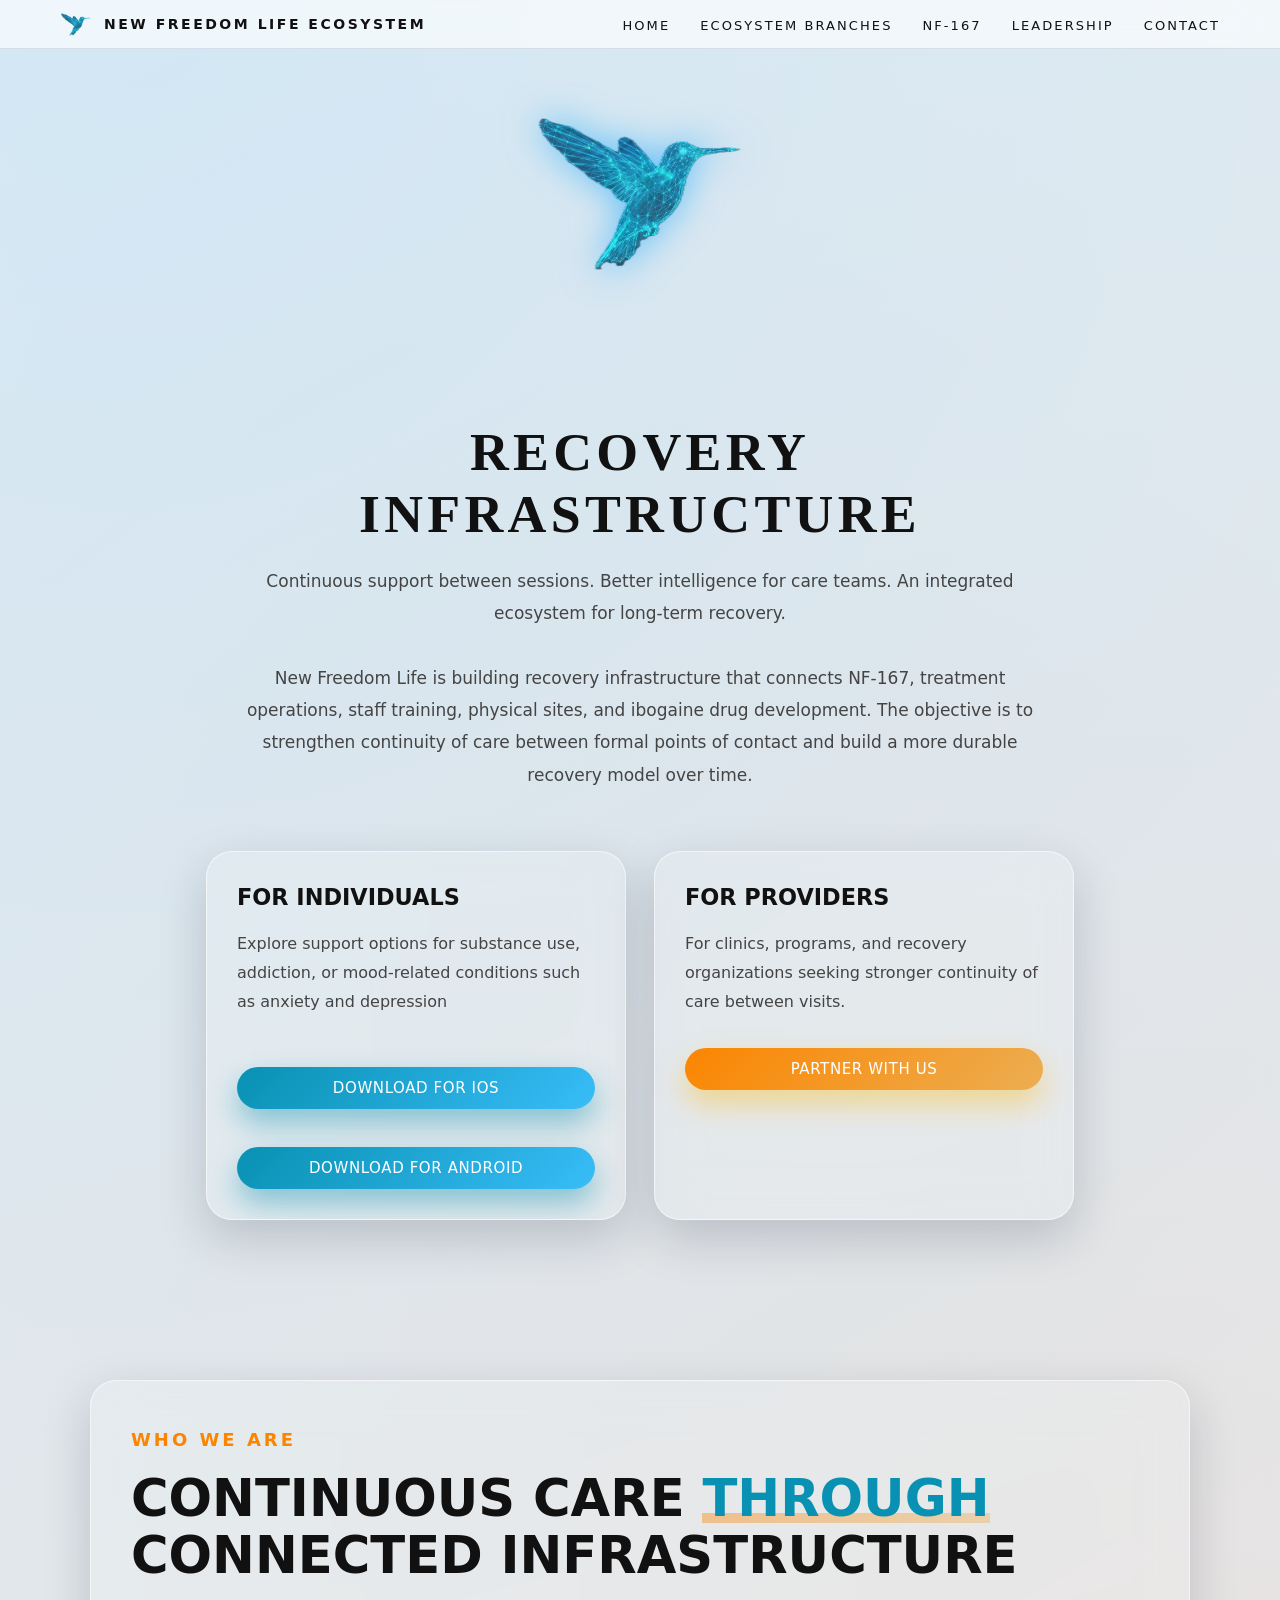
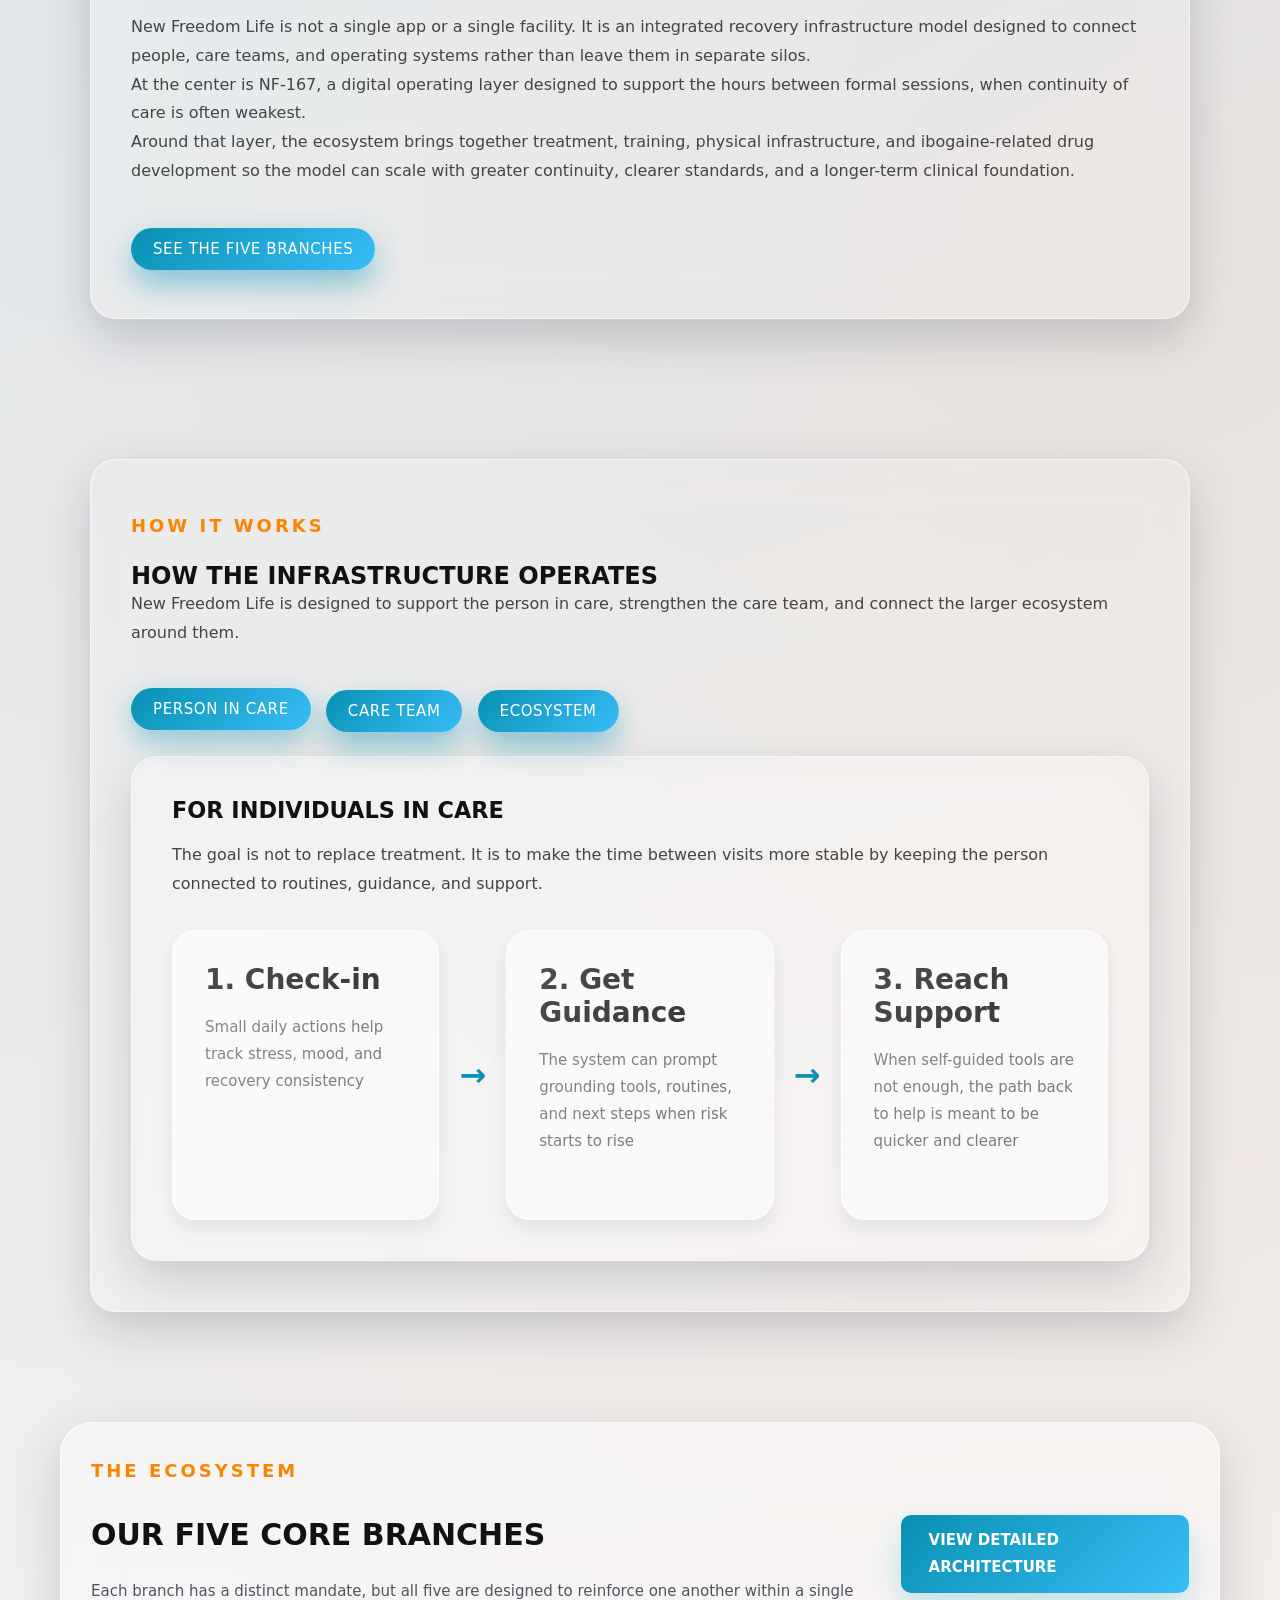
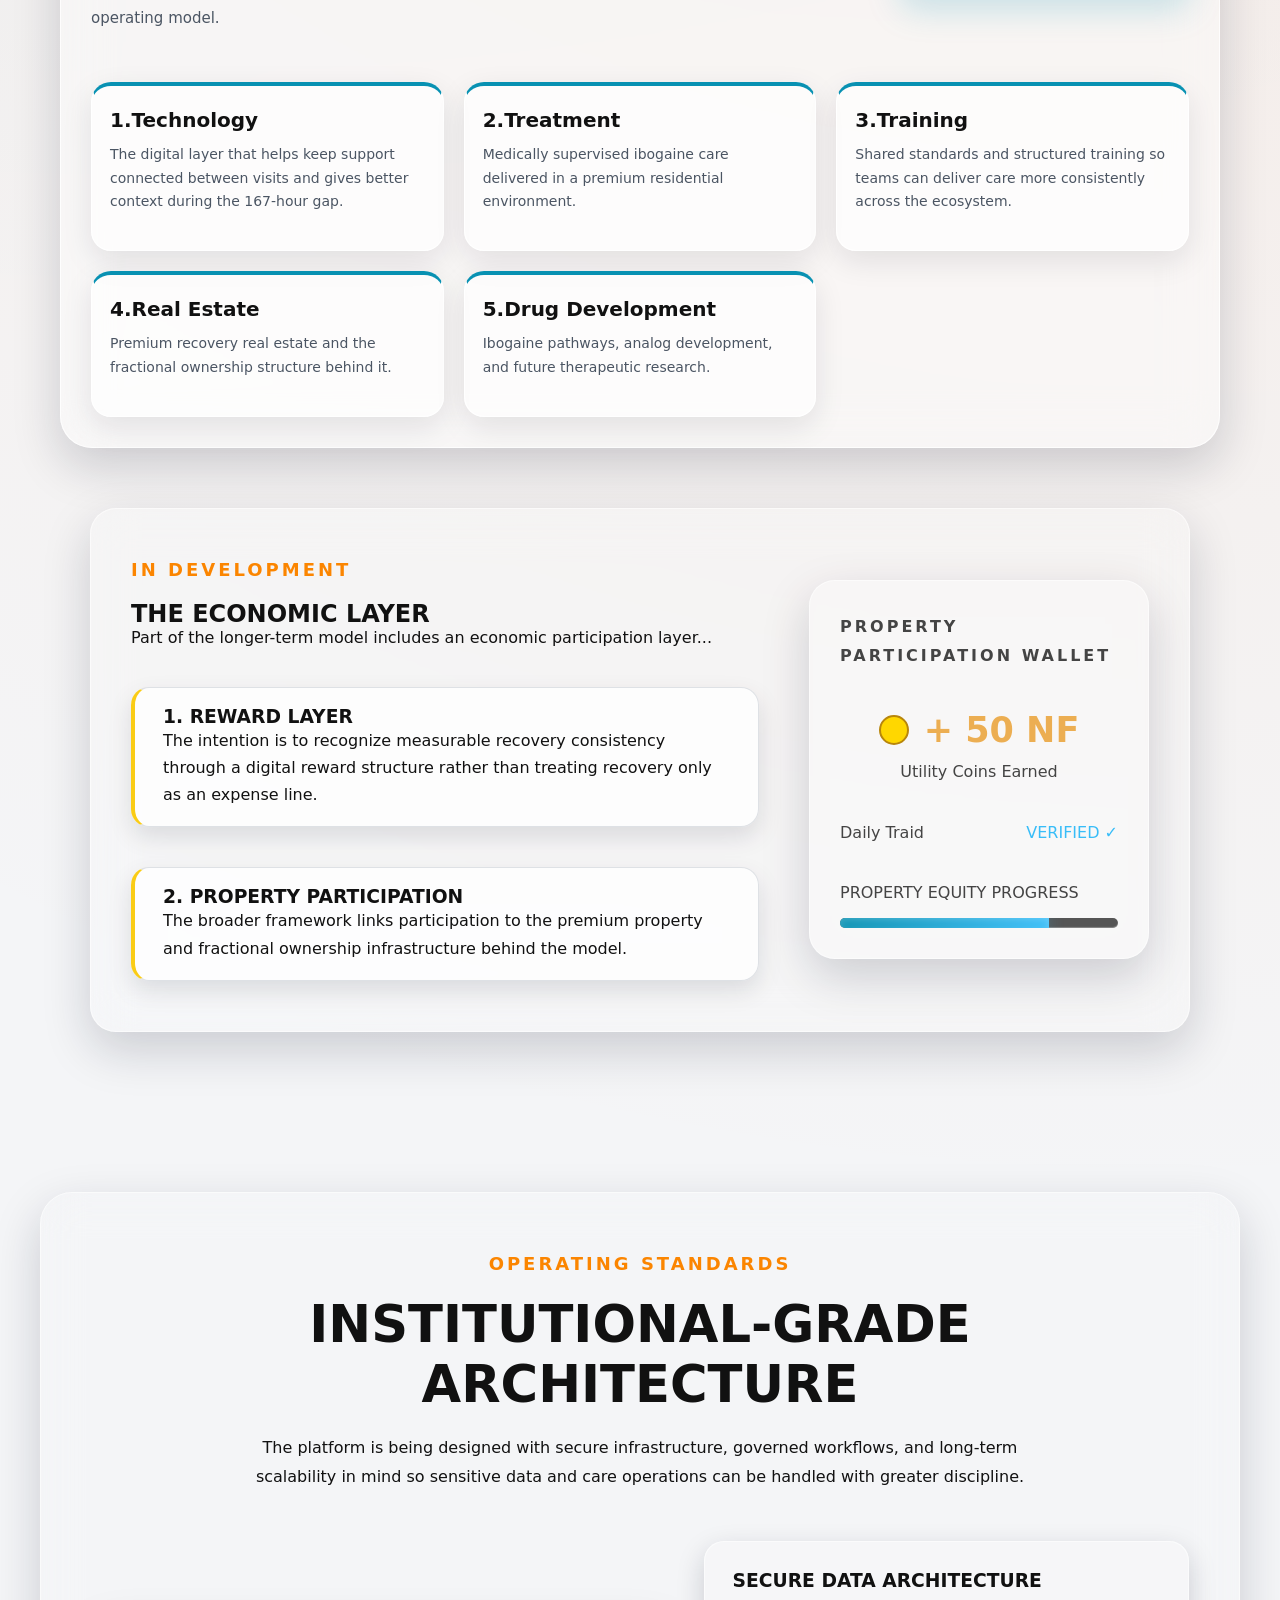
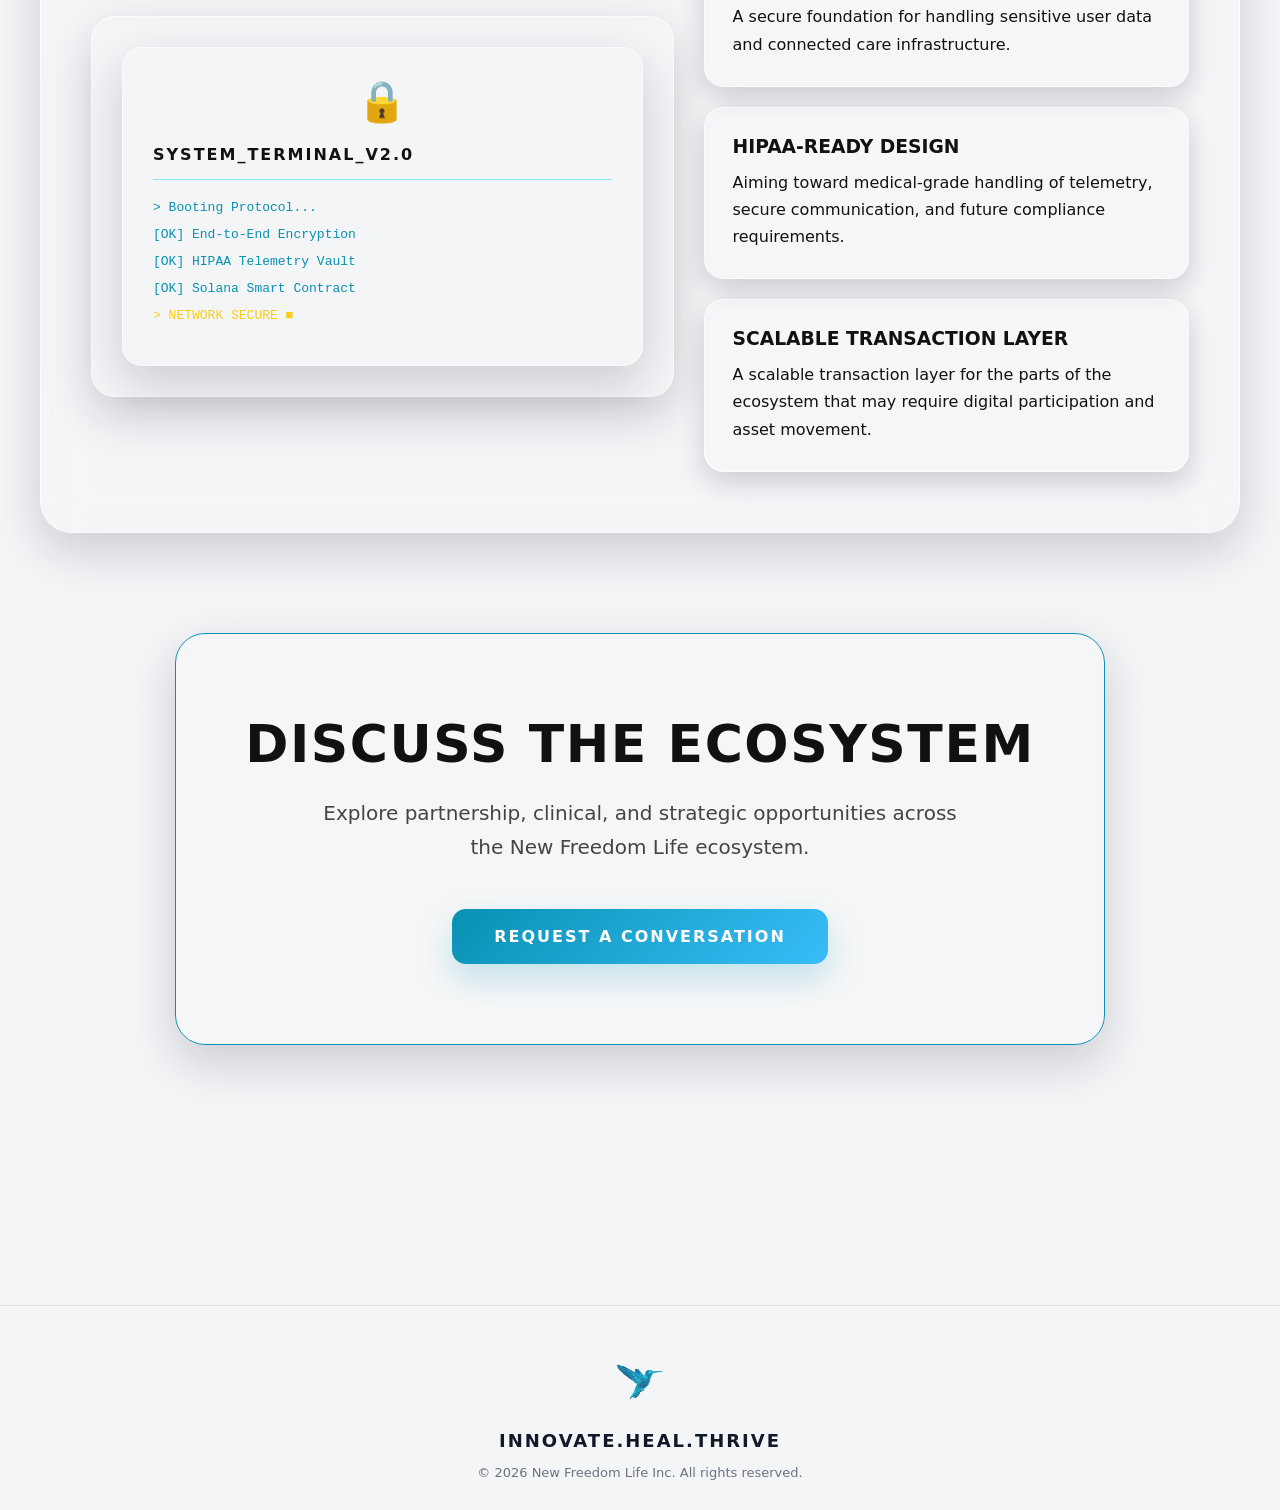
<file: index.html>
<!doctype html>
<html lang="en">
  <head>
    <meta charset="UTF-8" />
    <meta name="viewport" content="width=device-width, initial-scale=1.0" />
    <link rel="stylesheet" href="./style.css" />
    <title>New Freedom Life | Recovery Infrastructure</title>
    <link rel="icon"type="image/png" href="./assests/logo.png">
  </head>

  <body>
    <nav>
      <div class="brand">
      <div class="nav-logo">
        <img src="./assests/logo.png" alt="logo">
      </div>
      <div class="logotext">NEW FREEDOM LIFE ECOSYSTEM</div>
      </div>
      <button class="menu-toggle" aria-label="Toggle navigation">
        <span></span>
        <span></span>
        <span></span>
      </button>
      <ul class="nav-links">
        <li><a href="index.html">HOME</a></li>
        <li><a href="branches.html">ECOSYSTEM BRANCHES</a></li>
        <li><a href="NF-167.html">NF-167</a></li>
        <li><a href="leadership.html">LEADERSHIP</a></li>
        <li><a href="contact.html">CONTACT</a></li>
      </ul>
    </nav>
    <script>
      const menuToggle = document.querySelector(".menu-toggle");
      const navLinks = document.querySelector(".nav-links");

      menuToggle.addEventListener("click", () => {
      navLinks.classList.toggle("active");
      });
</script>
    <div class="logo-container">
      <img class="logo" src="./assests/logo.png" alt="logo" />
    </div>
    <section class="hero">
      <div class="recovery">
        <h1>RECOVERY INFRASTRUCTURE</h1>
        <p>
          Continuous support between sessions. Better intelligence for care
          teams. An integrated ecosystem for long-term recovery. <br /><br />
          New Freedom Life is building recovery infrastructure that connects
          NF-167, treatment operations, staff training, physical sites, and
          ibogaine drug development. The objective is to strengthen continuity
          of care between formal points of contact and build a more durable
          recovery model over time.
        </p>
      </div>
    </section>

    <section class="cards-container">
      <div class="glass-card">
        <h4>FOR INDIVIDUALS</h4>

        <p>
          Explore support options for substance use, addiction, or mood-related
          conditions such as anxiety and depression
        </p>
        <br />

        <a href="https://apps.apple.com/in/app/nf-167/id6759178991" 
         target="_blank"
         class="btn-primary">DOWNLOAD FOR IOS</a> <br> <br>
        <a href="https://appdistribution.firebase.google.com/i/2b2b6b27f1ccd872"
        target="_blank"
        class="btn-primary">DOWNLOAD FOR ANDROID</a>
      </div>
      <div class="glass-card">
        <h4>FOR PROVIDERS</h4>

        <p>
          For clinics, programs, and recovery organizations seeking stronger
          continuity of care between visits.
        </p>
        <a class="orange-btn" href="./contact.html">PARTNER WITH US</a>
      </div>
    </section>
    <section class="ecosystem-section">
      <div class="ecosystem-left glass-panel">
        <p class="mini-title">WHO WE ARE</p>

        <h1>
          CONTINUOUS CARE <span>THROUGH</span><br />
          CONNECTED INFRASTRUCTURE
        </h1>

        <p class="ecosystem-text">
          New Freedom Life is not a single app or a single facility. It is an
          integrated recovery infrastructure model designed to connect people,
          care teams, and operating systems rather than leave them in separate
          silos. <br> At the center is NF-167, a digital operating layer designed to
          support the hours between formal sessions, when continuity of care is
          often weakest. <br> Around that layer, the ecosystem brings together
          treatment, training, physical infrastructure, and ibogaine-related
          drug development so the model can scale with greater continuity,
          clearer standards, and a longer-term clinical foundation.
        </p>
        <a href="branches.html" class="blue-btn">SEE THE FIVE BRANCHES</a>
      </div>
    </section>
    <section class="infrastruture">
      <div class="glass-card2">
        <p class="mini-title">HOW IT WORKS</p>

        <h2>HOW THE INFRASTRUCTURE OPERATES</h2>
        <p>
          New Freedom Life is designed to support the person in care, strengthen
          the care team, and connect the larger ecosystem around them.
        </p>
        <input type="radio" id="btn1" name="info-toggle" checked>
        <input type="radio" id="btn2" name="info-toggle">
        <input type="radio" id="btn3" name="info-toggle">

        <label for="btn1" class="blue-btn">PERSON IN CARE</label>
        <label for="btn2" class="blue-btn">CARE TEAM</label>
        <label for="btn3" class="blue-btn">ECOSYSTEM</label>

<!-- Info Box 1 -->
<div id="box1" class="glass-card3">
  <h3>FOR INDIVIDUALS IN CARE</h3>
  <p>
    The goal is not to replace treatment. It is to make the time between visits
    more stable by keeping the person connected to routines, guidance, and support.
  </p>

  <div class="branch-flow-row">

    <div class="branch-step glass">
      <h3>1. Check-in</h3>
      <p>Small daily actions help track stress, mood, and recovery consistency</p>
    </div>

    <span class="branch-arrow">→</span>

    <div class="branch-step glass">
      <h3>2. Get Guidance</h3>
      <p>The system can prompt grounding tools, routines, and next steps when risk starts to rise</p>
    </div>

    <span class="branch-arrow">→</span>

    <div class="branch-step glass">
      <h3>3. Reach Support</h3>
      <p>When self-guided tools are not enough, the path back to help is meant to be quicker and clearer</p>
    </div>

  </div>
</div>

<div id="box2" class="glass-card3">
  <h3>FOR CLINICAL TEAMS</h3>
  <p>
    The aim is to give providers and operators more context between sessions,
    so care is not managed from a weekly snapshot alone.
  </p>
<div class="branch-flow-row">

    <div class="branch-step glass">
      <h3>1. Establish a baseline</h3>
      <p>Care starts with a clearer picture of the person’s condition, patterns, and needs.</p>
    </div>

    <span class="branch-arrow">→</span>

    <div class="branch-step glass">
      <h3>2. Watch for change</h3>
      <p>Signals between visits can show when regulation is improving or when distress is rising.</p>
    </div>

    <span class="branch-arrow">→</span>

    <div class="branch-step glass">
      <h3>3. Respond earlier</h3>
      <p>Earlier context can support faster outreach, better follow-through, and more consistent care planning.</p>
    </div>

  </div>
</div>

<div id="box3" class="glass-card3">
  <h3>FOR THE BROADER ECOSYSTEM</h3>

  <p>
    The larger vision is an integrated model in which technology,
    ibogaine treatment, training, premium real estate,
    and drug development reinforce one another.
  </p>

  <div class="ecosystem-grid">

    <div class="branch-step glass">
      <h3>Technology</h3>
      <p>
        Continuous digital support designed to strengthen care between formal sessions.
      </p>
    </div>

    <div class="branch-step glass">
      <h3>Treatment</h3>
      <p>
        Premium medically supervised ibogaine treatment environments and recovery programs.
      </p>
    </div>

    <div class="branch-step glass">
      <h3>Training</h3>
      <p>
        Shared operational standards and structured staff development across the ecosystem.
      </p>
    </div>

    <div class="branch-step glass">
      <h3>Real Estate</h3>
      <p>
        Recovery-focused physical infrastructure and premium residential environments.
      </p>
    </div>

    <div class="branch-step glass">
      <h3>Drug Development</h3>
      <p>
        Future ibogaine pathway research, analog development, and therapeutic innovation.
      </p>
    </div>

  </div>
</div>
    </section>
      <section class="ibogaine-section">
      <div class="ibogaine-card glass-ibogaine">
          <div class="ecosystem-header">
             <div>
              <p class="mini-title">THE ECOSYSTEM</p>
              <h2>OUR FIVE CORE BRANCHES</h2>
              <p>Each branch has a distinct mandate, but all five are designed to reinforce one another within a single operating model.</p>
            </div>

    <a class="cta-btn1" href="./branches.html">VIEW DETAILED ARCHITECTURE</a>

</div>
        <div class="ibogaine-points">
          <div class="point">
            <h3>1.Technology</h3>
            <p>
            The digital layer that helps keep support connected between visits and gives better context during the 167-hour gap. </p>
            </p>
          </div>
          <div class="point">
            <h3>2.Treatment</h3>
            <p>
              Medically supervised ibogaine care delivered in a premium residential environment.</p>
            </p>
          </div>
          <div class="point">
            <h3>3.Training</h3>
            <p>
              Shared standards and structured training so teams can deliver care more consistently across the ecosystem.</p>
            </p>
          </div>
          <div class="point">
            <h3>4.Real Estate</h3>
            <p>
              Premium recovery real estate and the fractional ownership structure behind it.
            </p>
          </div>
          <div class="point">
            <h3>5.Drug Development</h3>
            <p>
              Ibogaine pathways, analog development, and future therapeutic research.
            </p>
          </div>
        </div>
      </div>
    </section>
<div class="development">
<div class="glass-card4">

  <div class="economic-layout">

    <div class="economic-left">
      <p class="mini-title">IN DEVELOPMENT</p>

      <h2>THE ECONOMIC LAYER</h2>

      <p>
        Part of the longer-term model includes an economic participation layer...
      </p>

      <div class="quote-card">
        <h3>1. REWARD LAYER</h3>
        <p>The intention is to recognize measurable recovery consistency through a digital reward structure rather than treating recovery only as an expense line.</p>
      </div>

      <div class="quote-card">
        <h3>2. PROPERTY PARTICIPATION</h3>
        <p>The broader framework links participation to the premium property and fractional ownership infrastructure behind the model.</p>
      </div>
    </div>

    <div class="economic-right">
      <div class="glass-card">
          <p class="mini-title">
            PROPERTY PARTICIPATION WALLET
          </p>
          <div class="coin-container">
          <div class="tumbling-coin"> </div>
          <p class="tumbling-text">+ 50 NF</p>
          </div>
          <p class="info">Utility Coins Earned</p>
          <div class="verified">
            <p>Daily Traid</p>
            <p class="right">VERIFIED ✓</p>
          </div>
           <p class="progress-label">PROPERTY EQUITY PROGRESS</p>
          <div class="meter">
            <span style="width:75%"></span>
          </div>
      </div>
    </div>

  </div>
  </div>
</div>
<section class="architecture-section">
  <div class="architecture-card">

    <p class="mini-title">OPERATING STANDARDS</p>

    <h2>INSTITUTIONAL-GRADE ARCHITECTURE</h2>

    <p class="architecture-desc">
      The platform is being designed with secure infrastructure, governed
      workflows, and long-term scalability in mind so sensitive data and care
      operations can be handled with greater discipline.
    </p>

    <div class="architecture-grid">

      <!-- Left Side -->
      <div class="terminal-wrapper">
        <div class="terminal-card">

          <div class="lock-icon">🔒</div>

          <h4>SYSTEM_TERMINAL_V2.0</h4>

          <div class="terminal-line"></div>

          <p>> Booting Protocol...</p>
          <p>[OK] End-to-End Encryption</p>
          <p>[OK] HIPAA Telemetry Vault</p>
          <p>[OK] Solana Smart Contract</p>

          <p class="network-status">
            > NETWORK SECURE ■
          </p>

        </div>
      </div>

      <!-- Right Side -->
      <div class="architecture-features">

        <div class="feature-card">
          <h3>SECURE DATA ARCHITECTURE</h3>
          <p>
            A secure foundation for handling sensitive user data and connected
            care infrastructure.
          </p>
        </div>

        <div class="feature-card">
          <h3>HIPAA-READY DESIGN</h3>
          <p>
            Aiming toward medical-grade handling of telemetry, secure
            communication, and future compliance requirements.
          </p>
        </div>

        <div class="feature-card">
          <h3>SCALABLE TRANSACTION LAYER</h3>
          <p>
            A scalable transaction layer for the parts of the ecosystem that
            may require digital participation and asset movement.
          </p>
        </div>

      </div>

    </div>

  </div>
  <section class="cta-section">

    <div class="cta-card">

        <h2>DISCUSS THE ECOSYSTEM</h2>

        <p>
            Explore partnership, clinical, and strategic opportunities
            across the New Freedom Life ecosystem.
        </p>

        <a href="contact.html" class="cta-btn">
            REQUEST A CONVERSATION
        </a>

    </div>

</section>
</section>
       <footer class="footer">
        <div class="footer-content">
          <img src="./assests/logo.png" alt="logo" class="footer-logo">
           <h3>INNOVATE.HEAL.THRIVE</h3>
        <p class="footer-copy">
          © 2026 New Freedom Life Inc. All rights reserved.
        </p>
      </div>
</footer>
  </body>
</html>
</file>
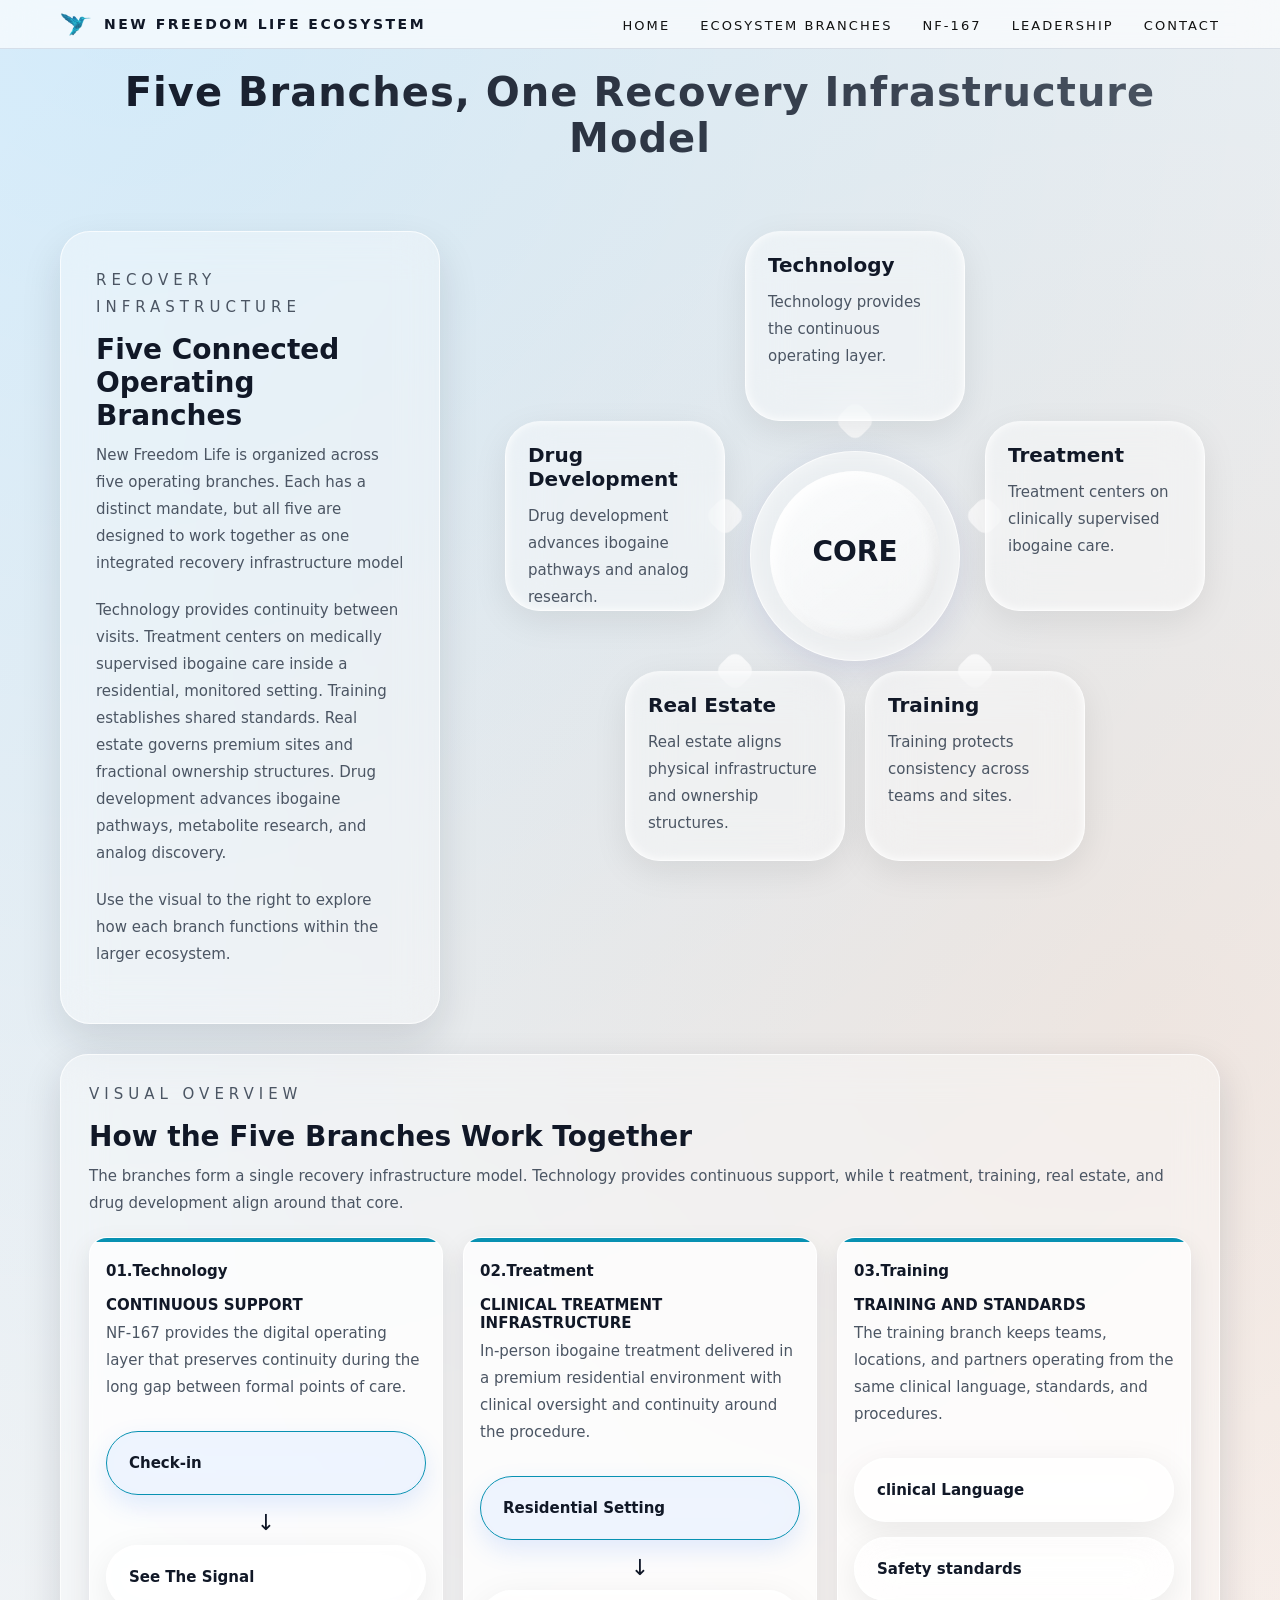
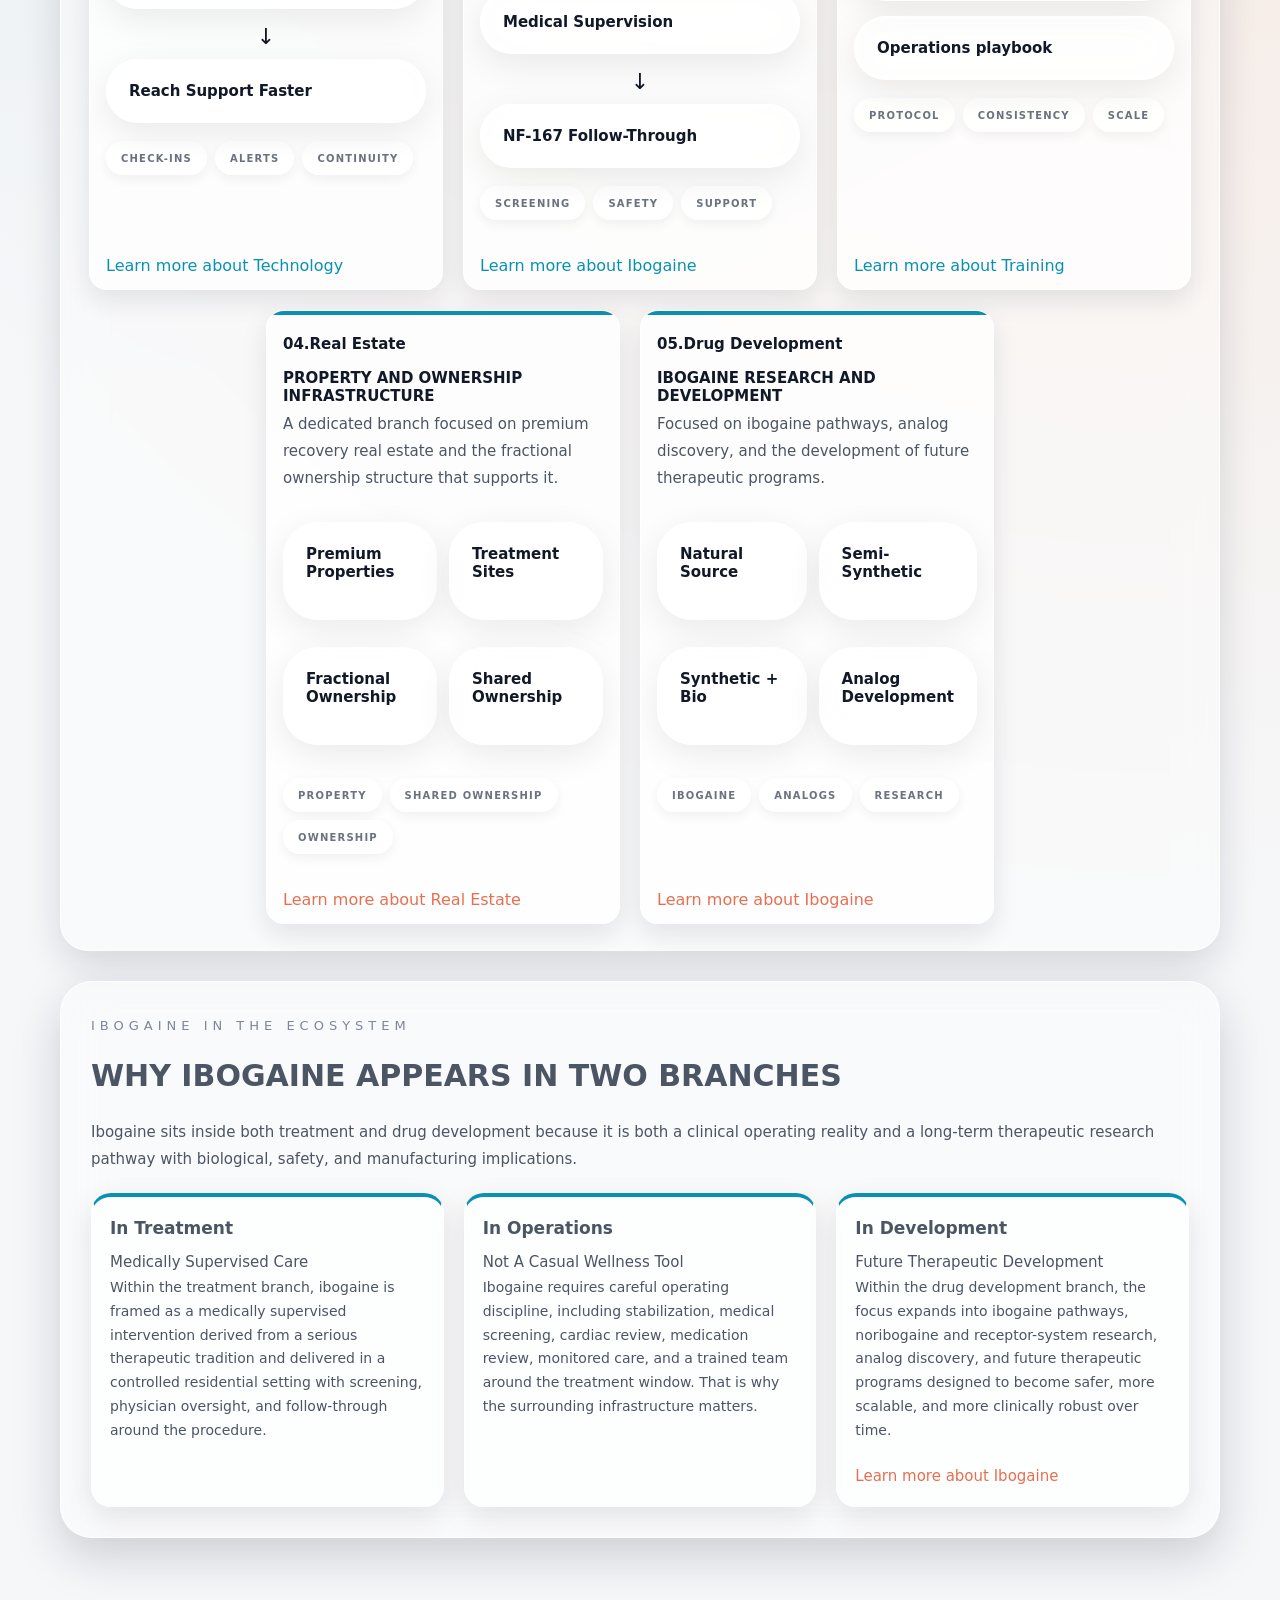
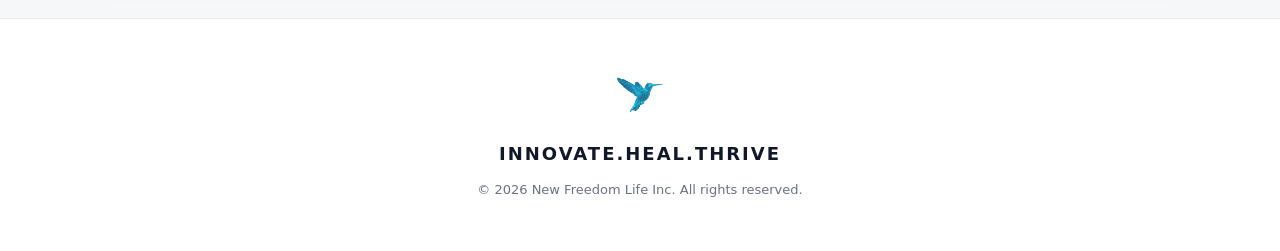
<file: branches.html>
<!doctype html>
<html lang="en">
  <head>
    <meta charset="UTF-8" />
    <meta name="viewport" content="width=device-width, initial-scale=1.0" />
    <title>New Freedom Life | Five Ecosystem Branches</title>

    <link
      href="https://fonts.googleapis.com/css2?family=Poppins:wght@300;400;500;600;700&display=swap"
      rel="stylesheet"
    />

    <link rel="stylesheet" href="branches-style.css" />
    <link rel="icon"type="image/png" href="./assests/logo.png">
  </head>

  <body>
<nav>
  <div class="brand">
    <div class="nav-logo">
      <img src="./assests/logo.png" alt="logo">
    </div>
    <div class="logotext">
      NEW FREEDOM LIFE ECOSYSTEM
    </div>
    </div>
    <button class="menu-toggle" aria-label="Toggle navigation">
  <span></span>
  <span></span>
  <span></span>
</button>
    <ul class="nav-links">
      <li><a href="index.html">HOME</a></li>
      <li><a href="branches.html">ECOSYSTEM BRANCHES</a></li>
      <li><a href="NF-167.html">NF-167</a></li>
      <li><a href="leadership.html">LEADERSHIP</a></li>
      <li><a href="#">CONTACT</a></li>
    </ul>
</nav>
<script>
        const menuToggle = document.querySelector(".menu-toggle");
        const navLinks = document.querySelector(".nav-links");

        menuToggle.addEventListener("click", () => {
        navLinks.classList.toggle("active");
        });
    </script>
    <!-- OUTER GLASS CONTAINER -->
      <section class="overview-section">
      <!-- TITLE -->

      <div class="top-content">
        <p class="tag"></p>
        <h1>Five Branches, One Recovery Infrastructure Model</h1>
      </div>
      <section class="branches-layout">

  <!-- LEFT SIDE INFO PANEL -->
  <div class="glass-side-panel">

    <p class="tag">RECOVERY INFRASTRUCTURE</p>

    <h2>Five Connected Operating Branches</h2>

    <p>
      New Freedom Life is organized across five operating branches. Each has a distinct mandate, but all five are designed to work together as one integrated recovery infrastructure model
    </p>

    <p>Technology provides continuity between visits. Treatment centers on medically supervised ibogaine care inside a residential, monitored setting. Training establishes shared standards. Real estate governs premium sites and fractional ownership structures. Drug development advances ibogaine pathways, metabolite research, and analog discovery.</p>

    <p>
      Use the visual to the right to explore how each branch functions within the larger ecosystem.
    </p>
  </div>

  <!-- RIGHT SIDE VISUAL -->
  <div class="branches-visual">

    <section class="wrapper">

      <!-- CENTER -->
      <div class="center-circle">
        <div class="inner-circle">
          <h2>CORE</h2>
        </div>
      </div>

      <!-- CARDS -->

      <div class="card card1" data-branch="technology">
        <div class="glass">
          <h3>Technology</h3>
          <p>Technology provides the continuous operating layer.</p>
        </div>
      </div>

      <div class="card card2" data-branch="treatment">
        <div class="glass">
          <h3>Treatment</h3>
          <p>Treatment centers on clinically supervised ibogaine care.</p>
        </div>
      </div>

      <div class="card card3" data-branch="training">
        <div class="glass">
          <h3>Training</h3>
          <p>Training protects consistency across teams and sites.</p>
        </div>
      </div>

      <div class="card card4" data-branch="realestate">
        <div class="glass">
          <h3>Real Estate</h3>
          <p>
            Real estate aligns physical infrastructure
            and ownership structures.
          </p>
        </div>
      </div>

      <div class="card card5" data-branch="drug-development">
        <div class="glass">
          <h3>Drug Development</h3>
          <p>
            Drug development advances ibogaine pathways
            and analog research.
          </p>
        </div>
      </div>

    </section>
    

  </div>
  <!-- BRANCH INFORMATION MODAL -->

<div class="branch-modal" id="branchModal">

  <div class="modal-content">

    <button class="modal-close" id="modalClose">
      &times;
    </button>

    <p class="modal-tag">OPERATING BRANCH</p>

    <h2 id="modalTitle">Technology</h2>

    <p id="modalDescription">
      NF-167 gives the ecosystem a digital operating layer so signals, check-ins, and follow-up do not disappear between formal moments of care
    </p>

    <div class="modal-details">

      <div class="detail-box">
        <h4>MAIN JOB</h4>
        <p id="modalRole">
          Digital operations
        </p>
      </div>

      <div class="detail-box">
        <h4>SUPPORTS</h4>
        <p id="modalFocus">
          People in care and care teams
        </p>
      </div>
      <div class="detail-box">
        <h4>WHY IT MATTERS</h4>
        <p  id="modalWhy">
          More continuity between visits
        </p>
      </div>

    </div>

  </div>

</div>
<script>

const branchData = {

  technology: {

    title: "Technology",

    description:
      "NF-167 gives the ecosystem a digital operating layer so signals, check-ins, and follow-up do not disappear between formal moments of care",

    role:
      "Digital operations",

    focus:
      "People in care and care teams",

    why:
      "More continutity between visits"
  },


  treatment: {

    title: "Treatment",

    description:
      "This branch brings together residential treatment, physician supervision, clinical screening, cardiac review, and NF-167 continuity before and after the procedure.",

    role:
      "Clincial care",

    focus:
    "People in treatment and medical teams",

    why:
      "A safer, more connected care experience"
  },


  training: {

    title: "Training",

    description:
      "This branch establishes shared language, workflows, and safety standards so the care model can scale without losing discipline.",

    role:
      "Standards and training",

    focus:
      "Staff, operators, and partners",

    why:
      "Shared standards across the system"
  },


  realestate: {

    title: "Real Estate",

    description:
      "This branch covers premium recovery properties, treatment-linked enviornments, and the fractional ownership framework behind them",

    role:
      "Property and ownership",

    focus:
      "Residents, operators, and ecosystem participants",

    why:
      "Premium environments with long-term assest alignment"
  },


  "drug-development": {

    title: "Drug Development",

    description:
      "This branch advances iboganine R&D across natural-source, semi-synthetic, synthetic, biosynthetic and analog development pathways with an eye toward safer and more scalable therapeutic options",

    role:
      "Ibogaine R&D",

    focus:
      "Reserch teams and future therapies",

    why:
      "Future therapeutic pathways and next-generation compounds"
  }

};


// GET ELEMENTS

const cards = document.querySelectorAll(".card");

const modal = document.getElementById("branchModal");

const modalClose = document.getElementById("modalClose");

const modalTitle = document.getElementById("modalTitle");

const modalDescription =
  document.getElementById("modalDescription");

const modalRole =
  document.getElementById("modalRole");

const modalFocus =
  document.getElementById("modalFocus");

const modalWhy = 
  document.getElementById("modalWhy");


// CLICK ON CARD

cards.forEach(card => {

  card.addEventListener("click", () => {

    const branchName =
      card.dataset.branch;

    const data =
      branchData[branchName];


    modalTitle.textContent =
      data.title;

    modalDescription.textContent =
      data.description;

    modalRole.textContent =
      data.role;

    modalFocus.textContent =
      data.focus;

    modalWhy.textContent = 
      data.why;


    modal.classList.add("active");

    document.body.style.overflow =
      "hidden";

  });

});


// CLOSE BUTTON

modalClose.addEventListener("click", closeModal);


// CLICK OUTSIDE MODAL

modal.addEventListener("click", (event) => {

  if(event.target === modal){

    closeModal();

  }

});


// ESC KEY

document.addEventListener("keydown", (event) => {

  if(event.key === "Escape"){

    closeModal();

  }

});


// CLOSE FUNCTION

function closeModal(){

  modal.classList.remove("active");

  document.body.style.overflow =
    "";

}

</script>
</section>

<!--visual overview section-->

</section>
    <section class="overview-section">
  <div class="overview-text glass-overview">
    <p class="tag">VISUAL OVERVIEW</p>
    <h2>How the Five Branches Work Together</h2>
    <p>
      The branches form a single recovery infrastructure model. Technology
      provides continuous support, while t
      reatment, training, real estate,
      and drug development align around that core.
    </p>
    <div class="overview-grid">
      <div class="overview-item">
        <h3>01.Technology</h3>
        <h3>CONTINUOUS SUPPORT</h3>
        <p>NF-167 provides the digital operating layer that preserves continuity during the long gap between formal points of care.</p>
        <section class="branch-flow tech-flow">
          
  <div class="branch-flow-row">
    <div class="branch-step">
      <h3 class="glass">Check‑in</h3>
    </div>

    <span class="branch-arrow">↓</span>

    <div class="branch-step">
      <h3 class="glass">See The Signal</h3>
    </div>

    <span class="branch-arrow">↓</span>

    <div class="branch-step">
      <h3 class="glass">Reach Support Faster</h3>
    </div>
    <div class="buttons">
      <span class="btn">CHECK-INS</span>
      <span class="btn">ALERTS</span>
      <span class="btn">CONTINUITY</span>
    </div>
  </div>
  <a class="blue-link" href="technology.html">Learn more about Technology</a>
</section>
      </div>
      <div class="overview-item">
        <h3>02.Treatment</h3>
        <h3>CLINICAL TREATMENT INFRASTRUCTURE</h3>
        <p>In-person ibogaine treatment delivered in a premium residential environment with clinical oversight and continuity around the procedure.</p>
        <section class="branch-flow treatment-flow">
  <div class="branch-flow-row">
    <div class="branch-step">
      <h3 class="glass">Residential Setting</h3>
    </div>

    <span class="branch-arrow">↓</span>

    <div class="branch-step">
      <h3 class="glass">Medical Supervision</h3>
    </div>

    <span class="branch-arrow">↓</span>

    <div class="branch-step">
      <h3 class="glass">NF-167 Follow-Through</h3>
    </div>
    <div class="buttons">
      <span class="btn">SCREENING</span>
      <span class="btn">SAFETY</span>
      <span class="btn">SUPPORT</span>
    </div>
  </div>
  <a class="blue-link" href="./ibogaine.html">Learn more about Ibogaine</a>
</section>
      </div>
      <div class="overview-item">
        <h3>03.Training</h3>
        <h3>TRAINING AND STANDARDS</h3>
        <p>The training branch keeps teams, locations, and partners operating from the same clinical language, standards, and procedures.</p>
        <section class="branch-flow">
  
  <div class="branch-flow-row">
    <div class="branch-step">
      <h3 class="glass">clinical Language</h3>
    </div>
    <div class="branch-step">
      <h3 class="glass">Safety standards</h3>
    </div>

    <div class="branch-step">
      <h3 class="glass">Operations playbook</h3>
    </div>
    <div class="buttons">
      <h6 class="btn">PROTOCOL</h6>
      <h6 class="btn">CONSISTENCY</h6>
      <h6 class="btn">SCALE</h6>
    </div>
  </div>
  <a class="blue-link" href="./training.html">Learn more about Training</a>
</section>
      </div>
      <div class="overview-item">
        <h3>04.Real Estate</h3>
        <h3>PROPERTY AND OWNERSHIP INFRASTRUCTURE</h3>
        <p>A dedicated branch focused on premium recovery real estate and the fractional ownership structure that supports it.</p>
        <section class="branch-flow">
  

  <div class="branch-flow-row grid-2x2">
    <div class="branch-step">
      <h3 class="glass">Premium <br>Properties</h3>
    </div>

    <div class="branch-step">
      <h3 class="glass">Treatment <br>Sites</h3>
    </div>

    <div class="branch-step">
      <h3 class="glass">Fractional <br>Ownership</h3>
    </div>

    <div class="branch-step">
      <h3 class="glass">Shared <br>Ownership</h3>
    </div>
      <div class="buttons">
      <span class="btn">PROPERTY</span>
      <span class="btn">SHARED OWNERSHIP</span>
      <span class="btn">OWNERSHIP</span>
    </div>
  </div>
  <a class="orange-link" href="./realestate.html">Learn more about Real Estate</a>
</section>
      </div>
      <div class="overview-item">
        <h3>05.Drug Development</h3>
        <h3>IBOGAINE RESEARCH AND DEVELOPMENT</h3>
        <p>Focused on ibogaine pathways, analog discovery, and the development of future therapeutic programs.</p>
        <section class="branch-flow">

  <div class="branch-flow-row grid-2x2">
    <div class="branch-step">
      <h3 class="glass">Natural Source</h3>
    </div>

    <div class="branch-step">
      <h3 class="glass">Semi-Synthetic</h3>
    </div>

    <div class="branch-step">
      <h3 class="glass">Synthetic + Bio</h3>
    </div>

    <div class="branch-step">
      <h3 class="glass">Analog <br>Development</h3>
    </div>
    <div class="buttons">
      <span class="btn">IBOGAINE</span>
      <span class="btn">ANALOGS</span>
      <span class="btn">RESEARCH</span>
    </div>
  </div>
  <a class="orange-link" href="./ibogaine.html">Learn more about Ibogaine</a>
</section>
      </div>
    </div>
  </div>
</section>
    <section class="ibogaine-section">
      <div class="ibogaine-card glass-ibogaine">
        <p class="tag">IBOGAINE IN THE ECOSYSTEM</p>
        <h2>WHY IBOGAINE APPEARS IN TWO BRANCHES</h2>
        <p>
          Ibogaine sits inside both treatment and drug development because it is both a clinical operating reality and a long-term therapeutic research pathway with biological, safety, and manufacturing implications.
        </p>

        <div class="ibogaine-points">
          <div class="point">
            <h3>In Treatment</h3>
            <h3>Medically Supervised Care</h3>
            <p>
              Within the treatment branch, ibogaine is framed as a medically
              supervised intervention derived from a serious therapeutic
              tradition and delivered in a controlled residential setting with
              screening, physician oversight, and follow-through around the
              procedure.</p>
            </p>
          </div>
          <div class="point">
            <h3>In Operations</h3>
            <h3>Not A Casual Wellness Tool</h3>
            <p>
              Ibogaine requires careful operating discipline, including
              stabilization, medical screening, cardiac review, medication
              review, monitored care, and a trained team around the treatment
              window. That is why the surrounding infrastructure matters.
            </p>
          </div>
          <div class="point">
            <h3>In Development</h3>
            <h3>Future Therapeutic Development</h3>
            <p>
              Within the drug development branch, the focus expands into
              ibogaine pathways, noribogaine and receptor-system research,
              analog discovery, and future therapeutic programs designed to
              become safer, more scalable, and more clinically robust over time.
            </p>
            <a href="./ibogaine.html">Learn more about Ibogaine</a>
          </div>
        </div>
      </div>
    </section>
    <footer class="footer">
    <div class="footer-content">
      <img src="./assests/logo.png" alt="logo" class="footer-logo">
    <h3>INNOVATE.HEAL.THRIVE</h3>
    <p class="footer-copy">
      © 2026 New Freedom Life Inc. All rights reserved.
    </p>
  </div>
</footer>
</body>
</html>
</file>
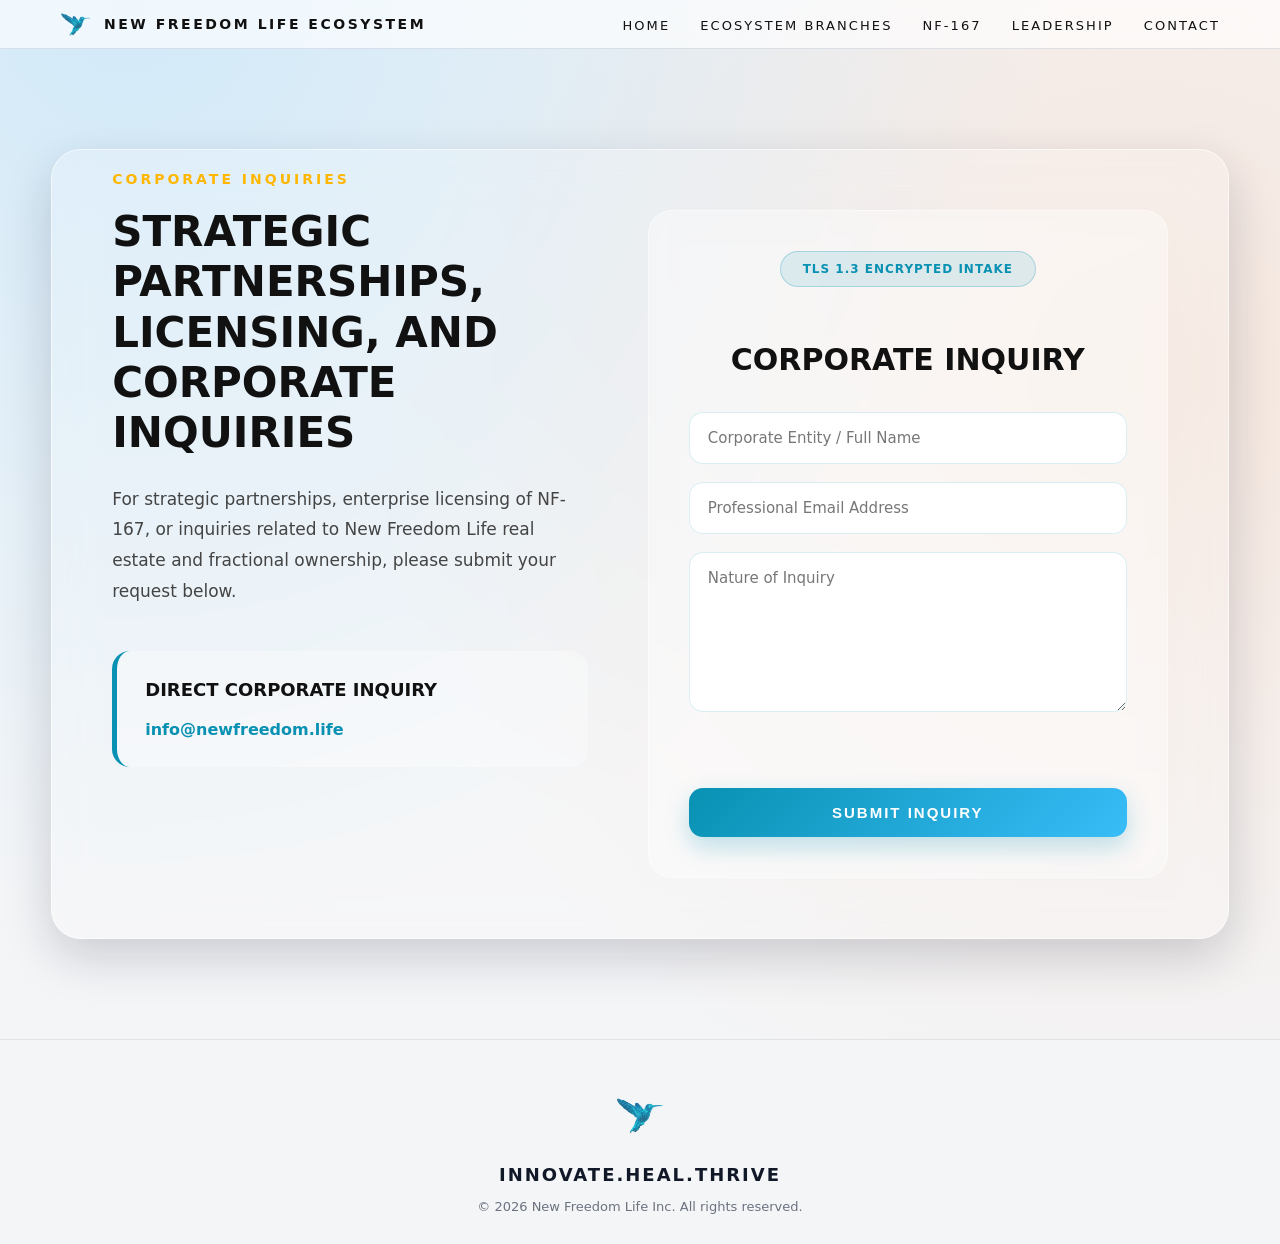
<file: contact.html>
<!DOCTYPE html>
<html lang="en">
<head>
    <meta charset="UTF-8">
    <meta name="viewport" content="width=device-width, initial-scale=1.0">
    <title>New Freedom Life | Contact</title>
    <link rel="stylesheet" href="contact.css">
    <link rel="icon"type="image/png" href="./assests/logo.png">
</head>
<script src="https://challenges.cloudflare.com/turnstile/v0/api.js" async defer></script>
<body>
    <nav>
        <div class="brand">
            <div class="nav-logo">
                <img src="./assests/logo.png" alt="logo">
            </div>
      <div class="logotext">NEW FREEDOM LIFE ECOSYSTEM</div>
        </div>
        <button class="menu-toggle" aria-label="Toggle navigation">
  <span></span>
  <span></span>
  <span></span>
</button>
      <ul class="nav-links">
        <li><a href="index.html">HOME</a></li>
        <li><a href="branches.html">ECOSYSTEM BRANCHES</a></li>
        <li><a href="NF-167.html">NF-167</a></li>
        <li><a href="leadership.html">LEADERSHIP</a></li>
        <li><a href="contact.html">CONTACT</a></li>
      </ul>
    </nav>
    <script>
        const menuToggle = document.querySelector(".menu-toggle");
        const navLinks = document.querySelector(".nav-links");

        menuToggle.addEventListener("click", () => {
        navLinks.classList.toggle("active");
        });
    </script>
    <section class="glass-card2">

    <div class="side-info">

        <h3>CORPORATE INQUIRIES</h3>

        <h1>
            STRATEGIC PARTNERSHIPS,
            LICENSING, AND
            CORPORATE INQUIRIES
        </h1>

        <p>
            For strategic partnerships, enterprise licensing of NF-167,
            or inquiries related to New Freedom Life real estate and
            fractional ownership, please submit your request below.
        </p>

        <div class="info-box">
            <h4>DIRECT CORPORATE INQUIRY</h4>
            <a href="mailto:info@newfreedom.life">
                info@newfreedom.life
            </a>
        </div>

    </div>

    <div class="quote-card">

        <div class="badge">
             TLS 1.3 ENCRYPTED INTAKE
        </div>

        <h2>CORPORATE INQUIRY</h2>

        <form>

            <input type="text" required
                placeholder="Corporate Entity / Full Name">

            <input type="email" required
                placeholder="Professional Email Address">

            <textarea required
                placeholder="Nature of Inquiry"></textarea>

            <div class="cf-turnstile"
                 data-sitekey="0x4AAAAAACoDbW3mv64hR7f1">
            </div>

            <button>
                SUBMIT INQUIRY
            </button>

        </form>

    </div>

</section>
<footer class="footer">
        <div class="footer-content">
          <img src="./assests/logo.png" alt="logo" class="footer-logo">
           <h3>INNOVATE.HEAL.THRIVE</h3>
        <p class="footer-copy">
          © 2026 New Freedom Life Inc. All rights reserved.
        </p>
      </div>
</footer>
    
</body>
</html>
</file>
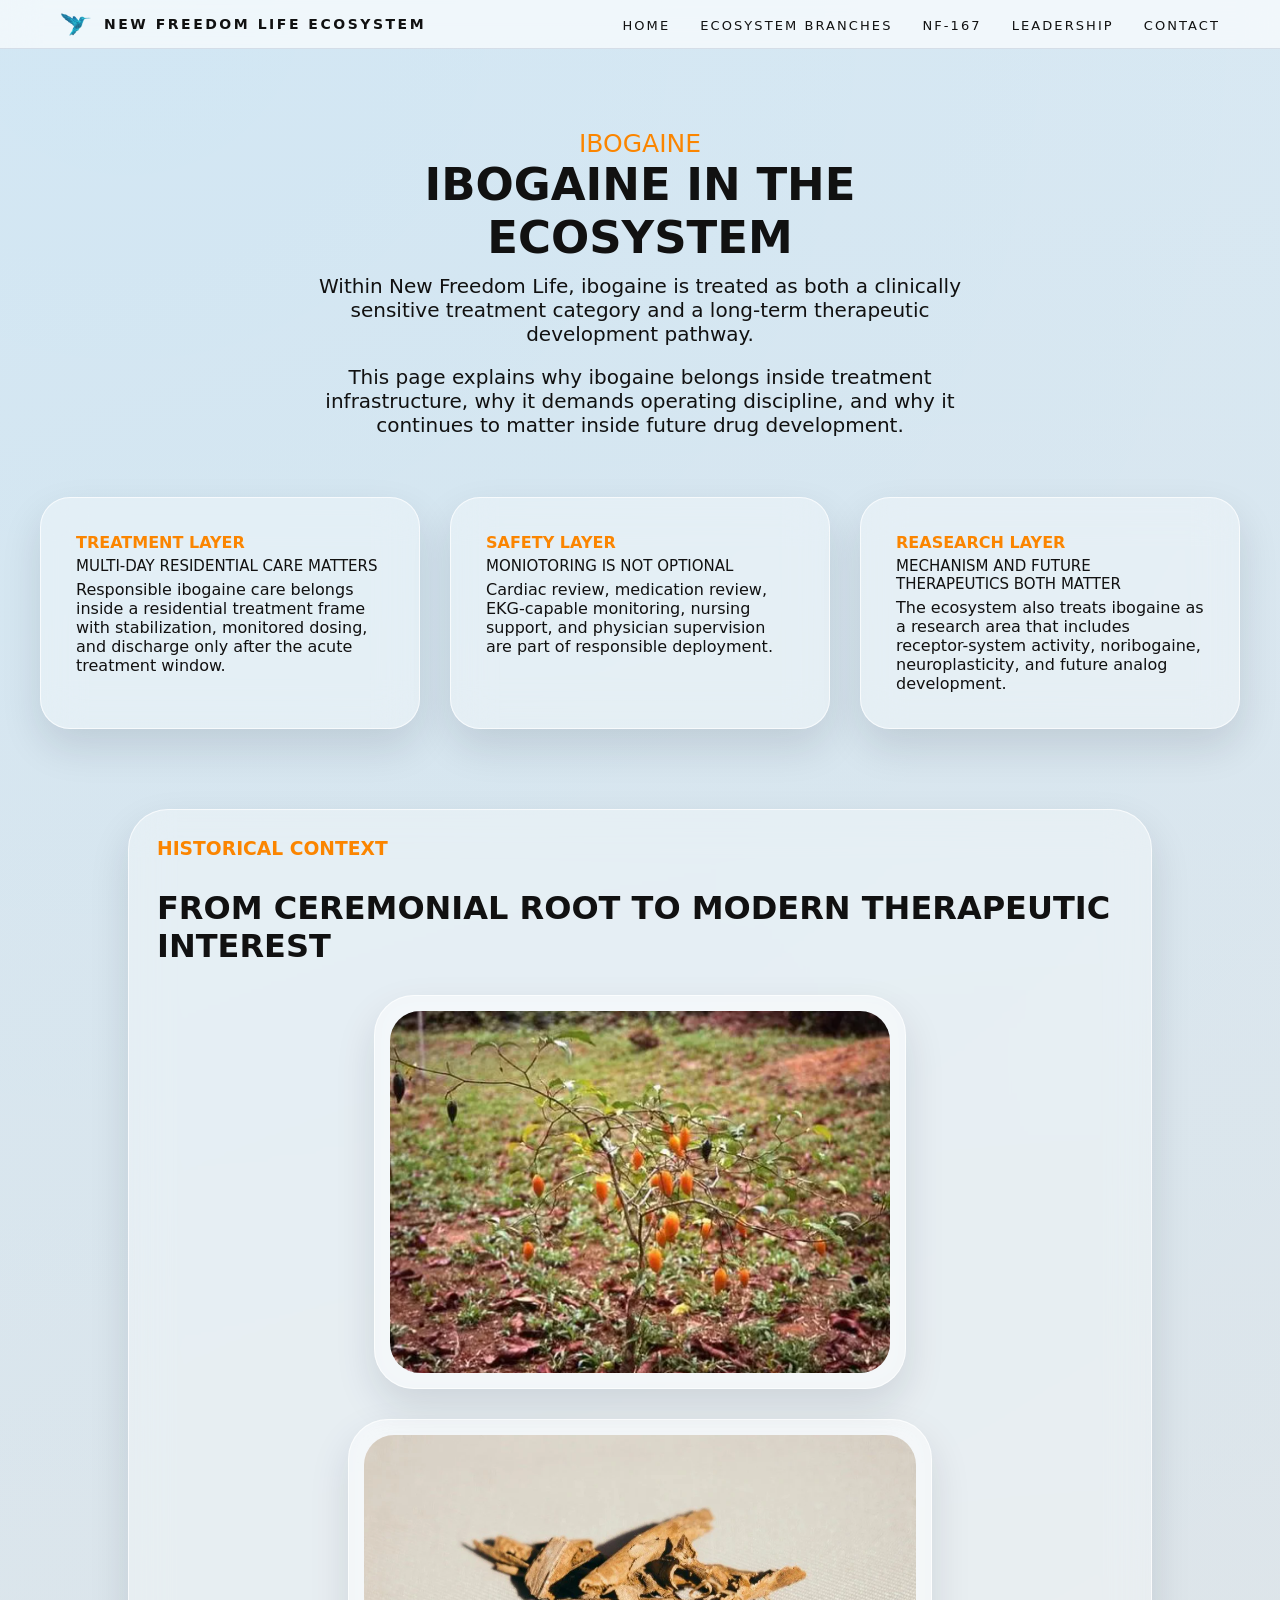
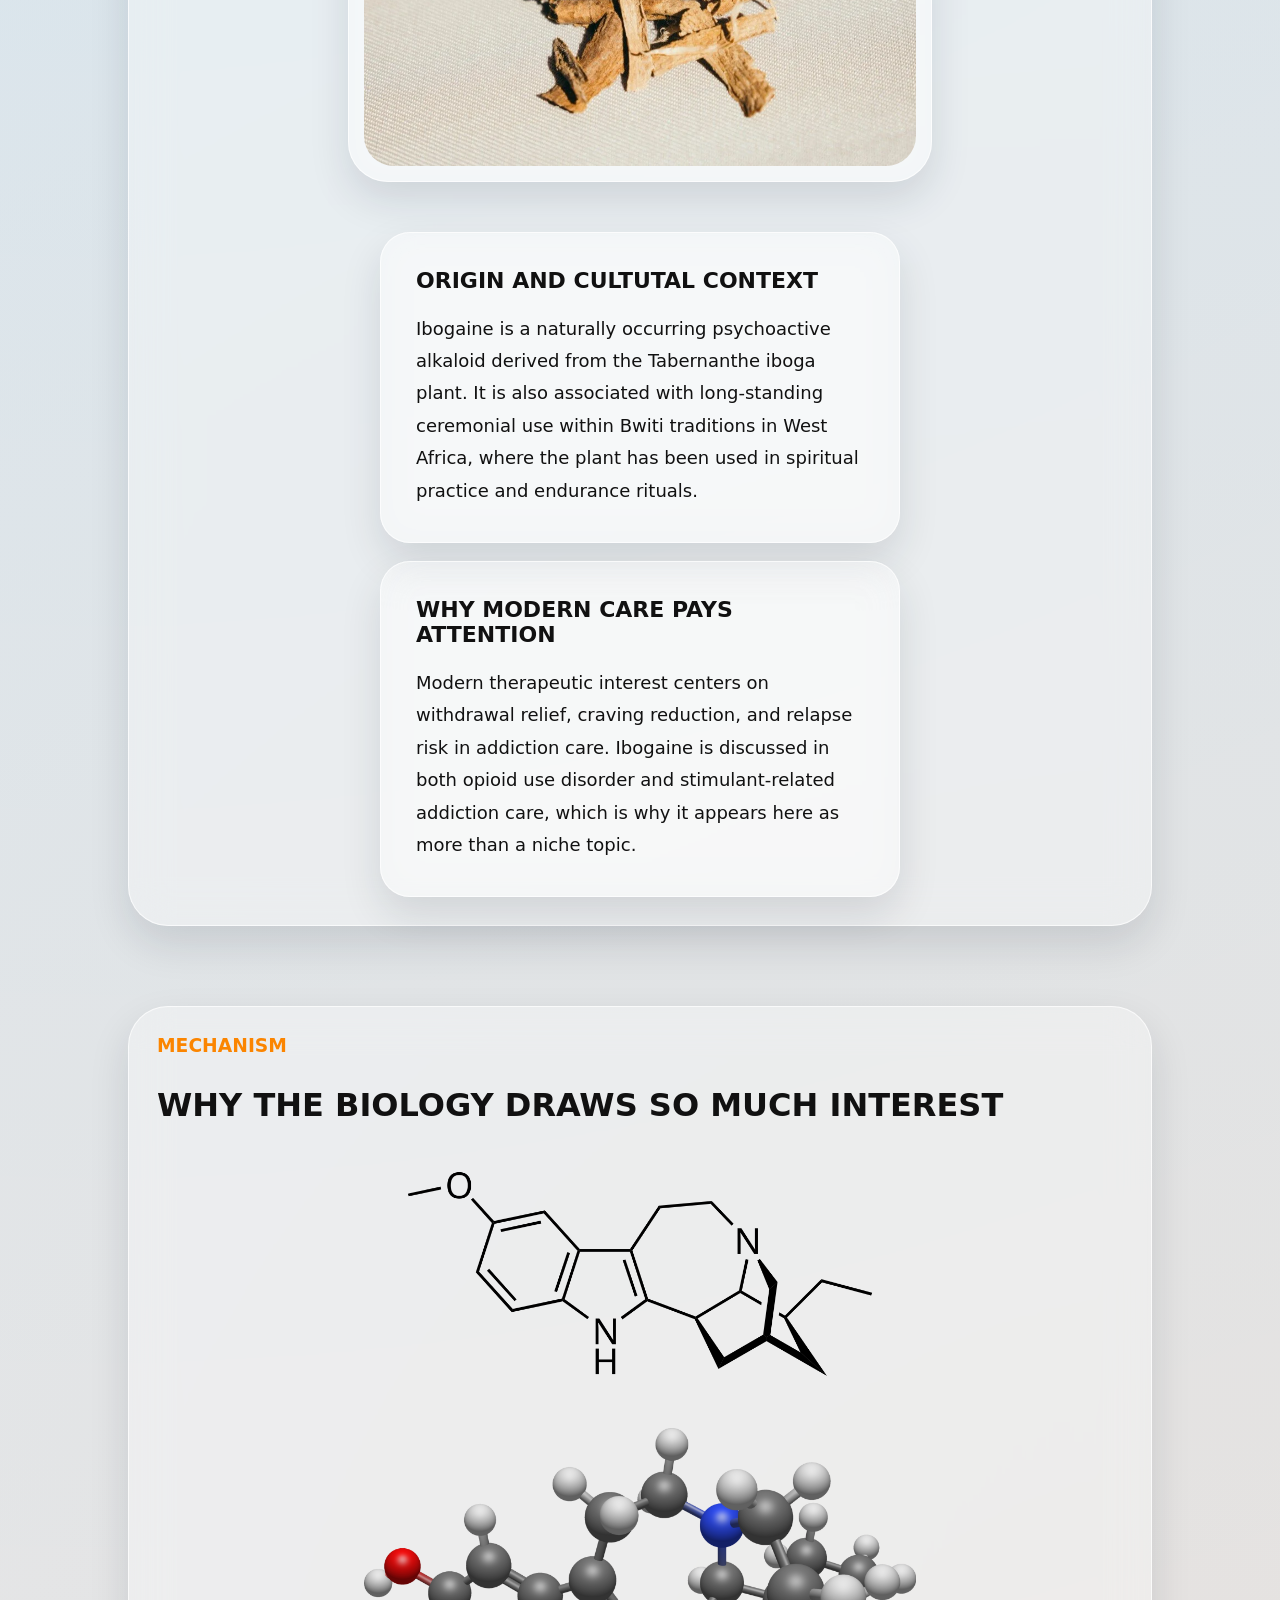
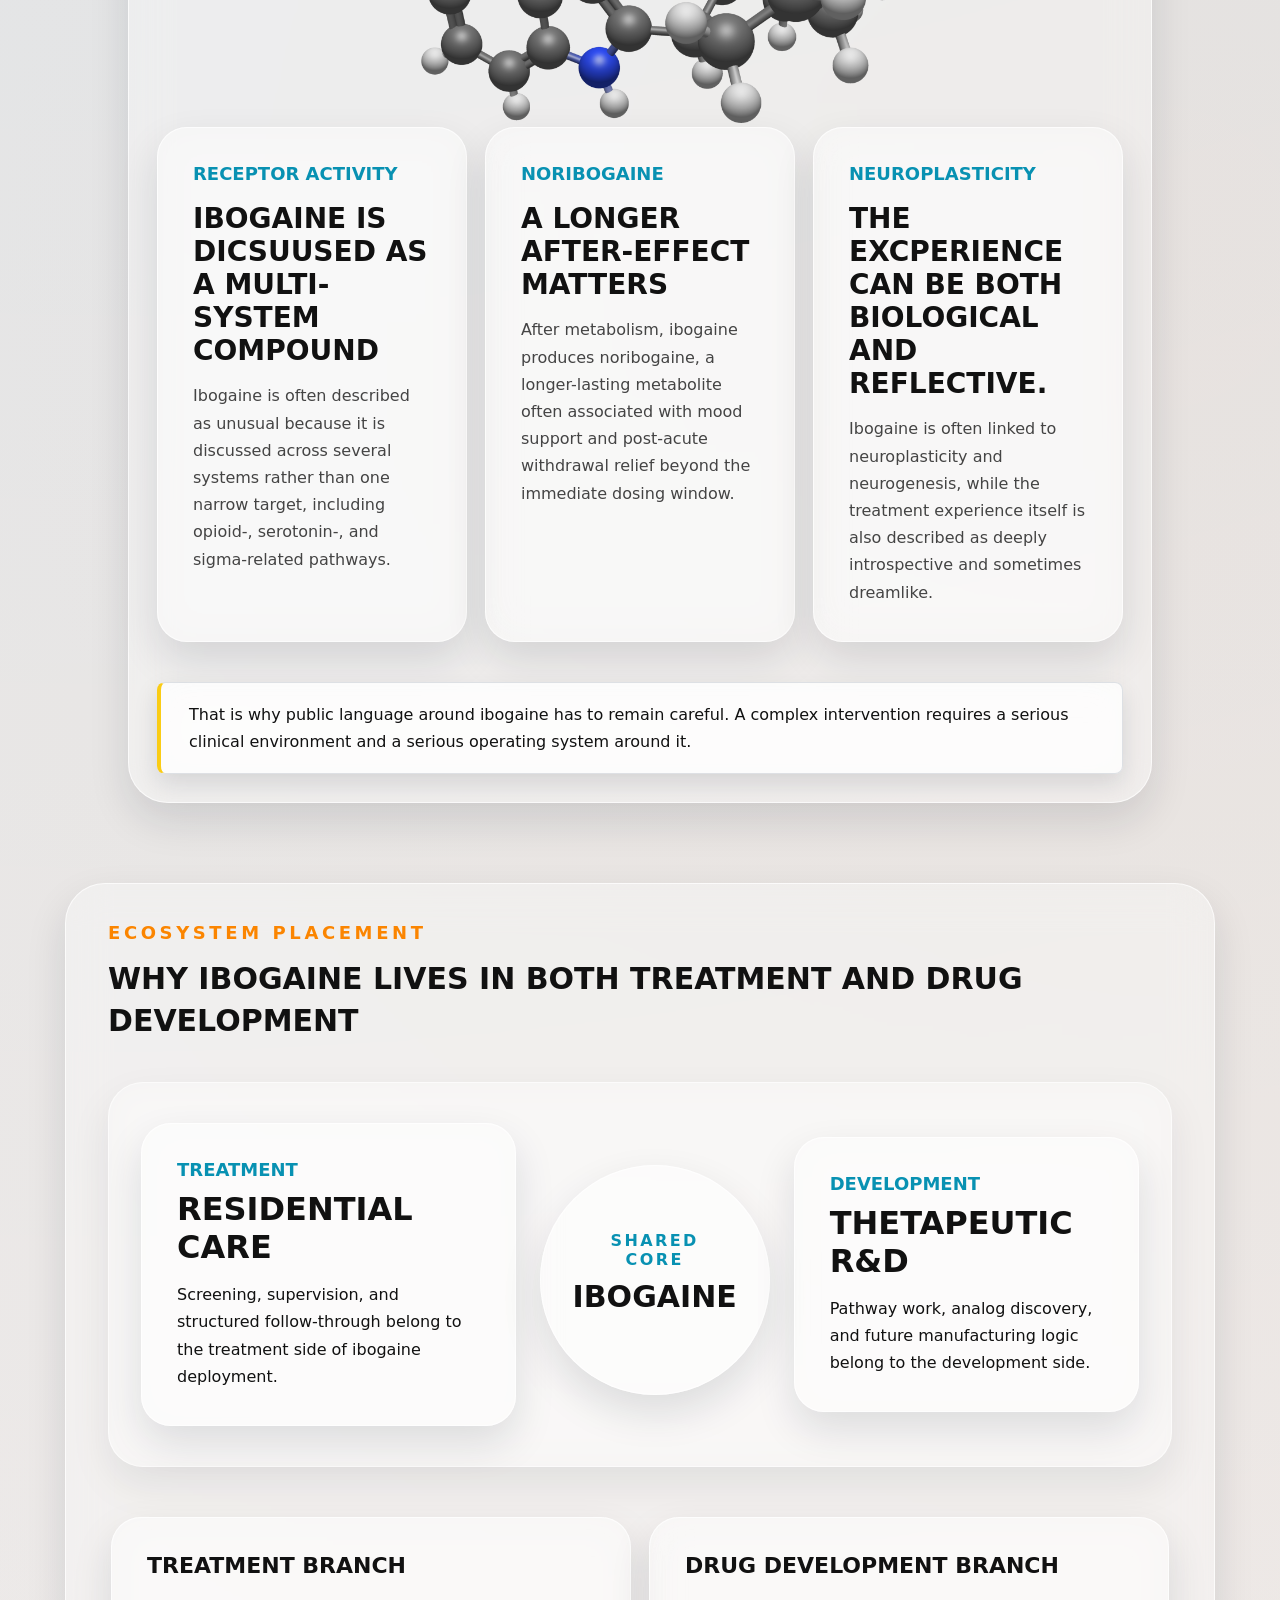
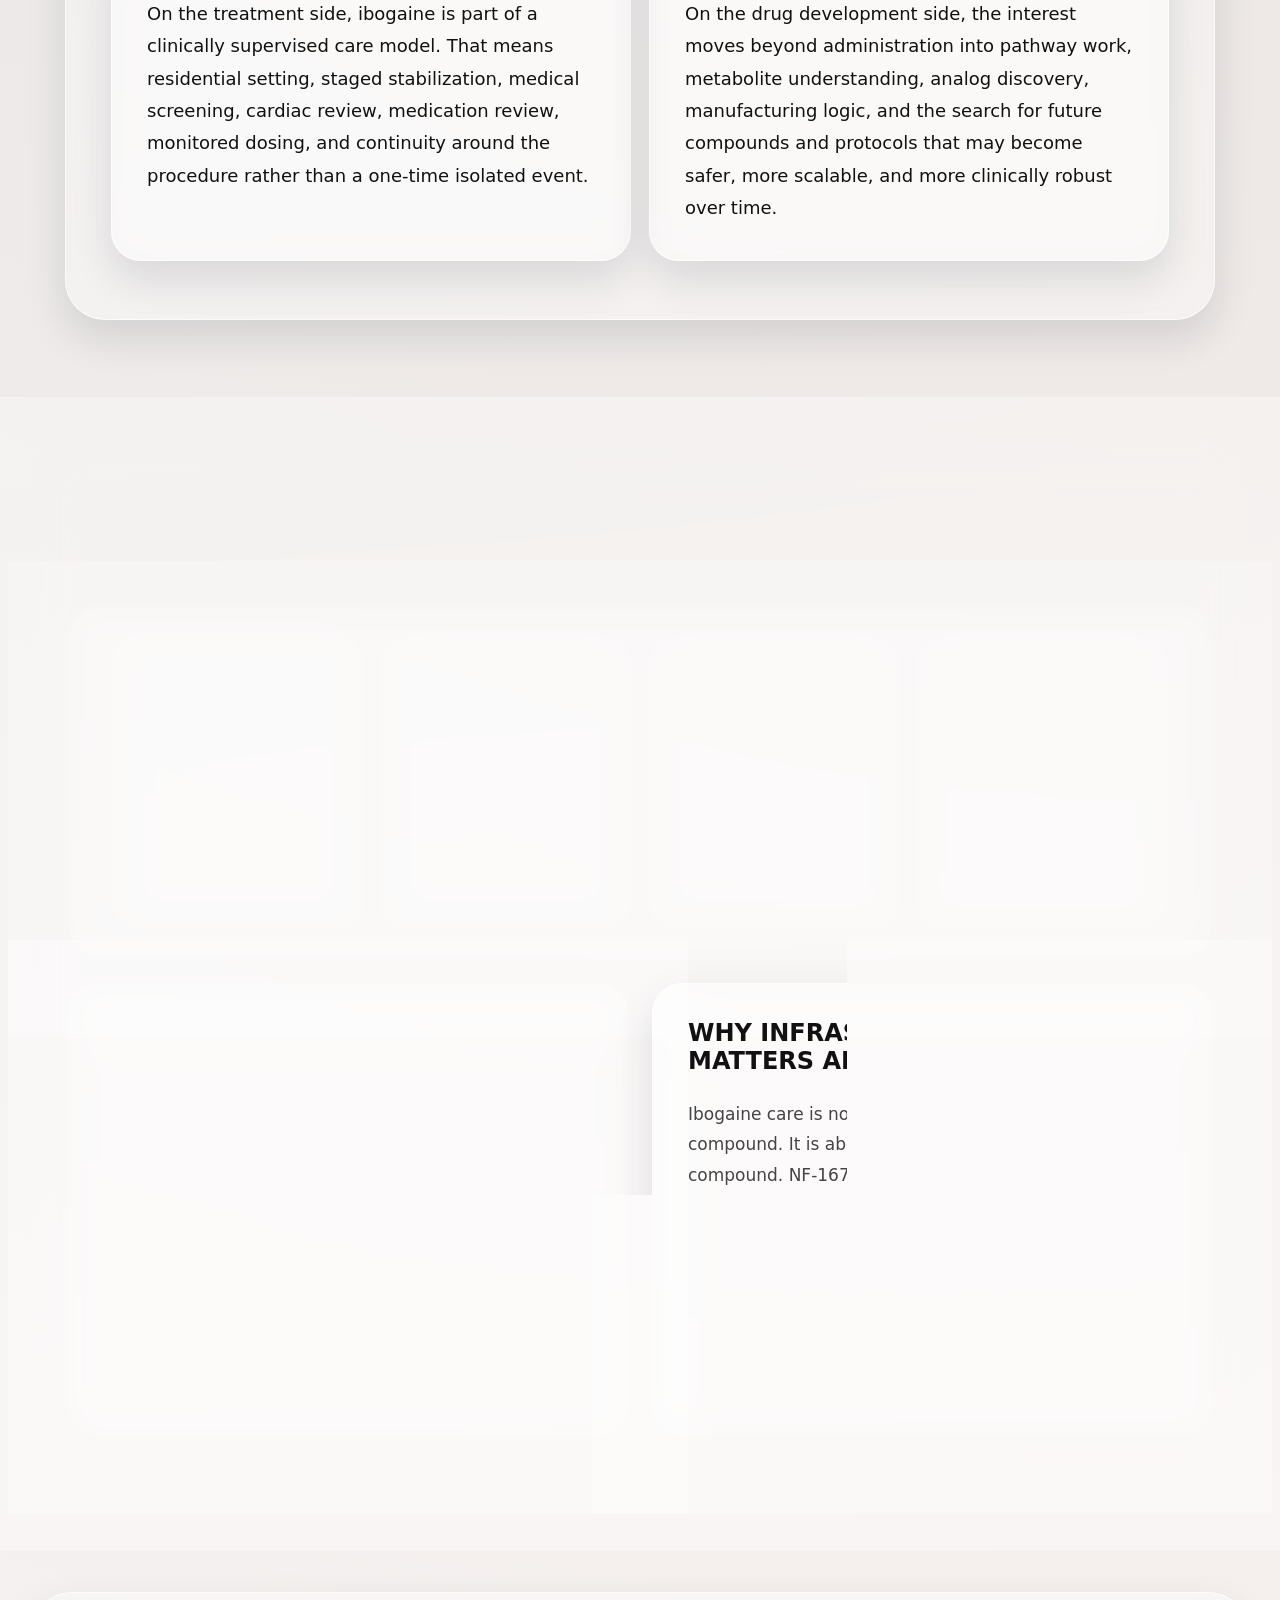
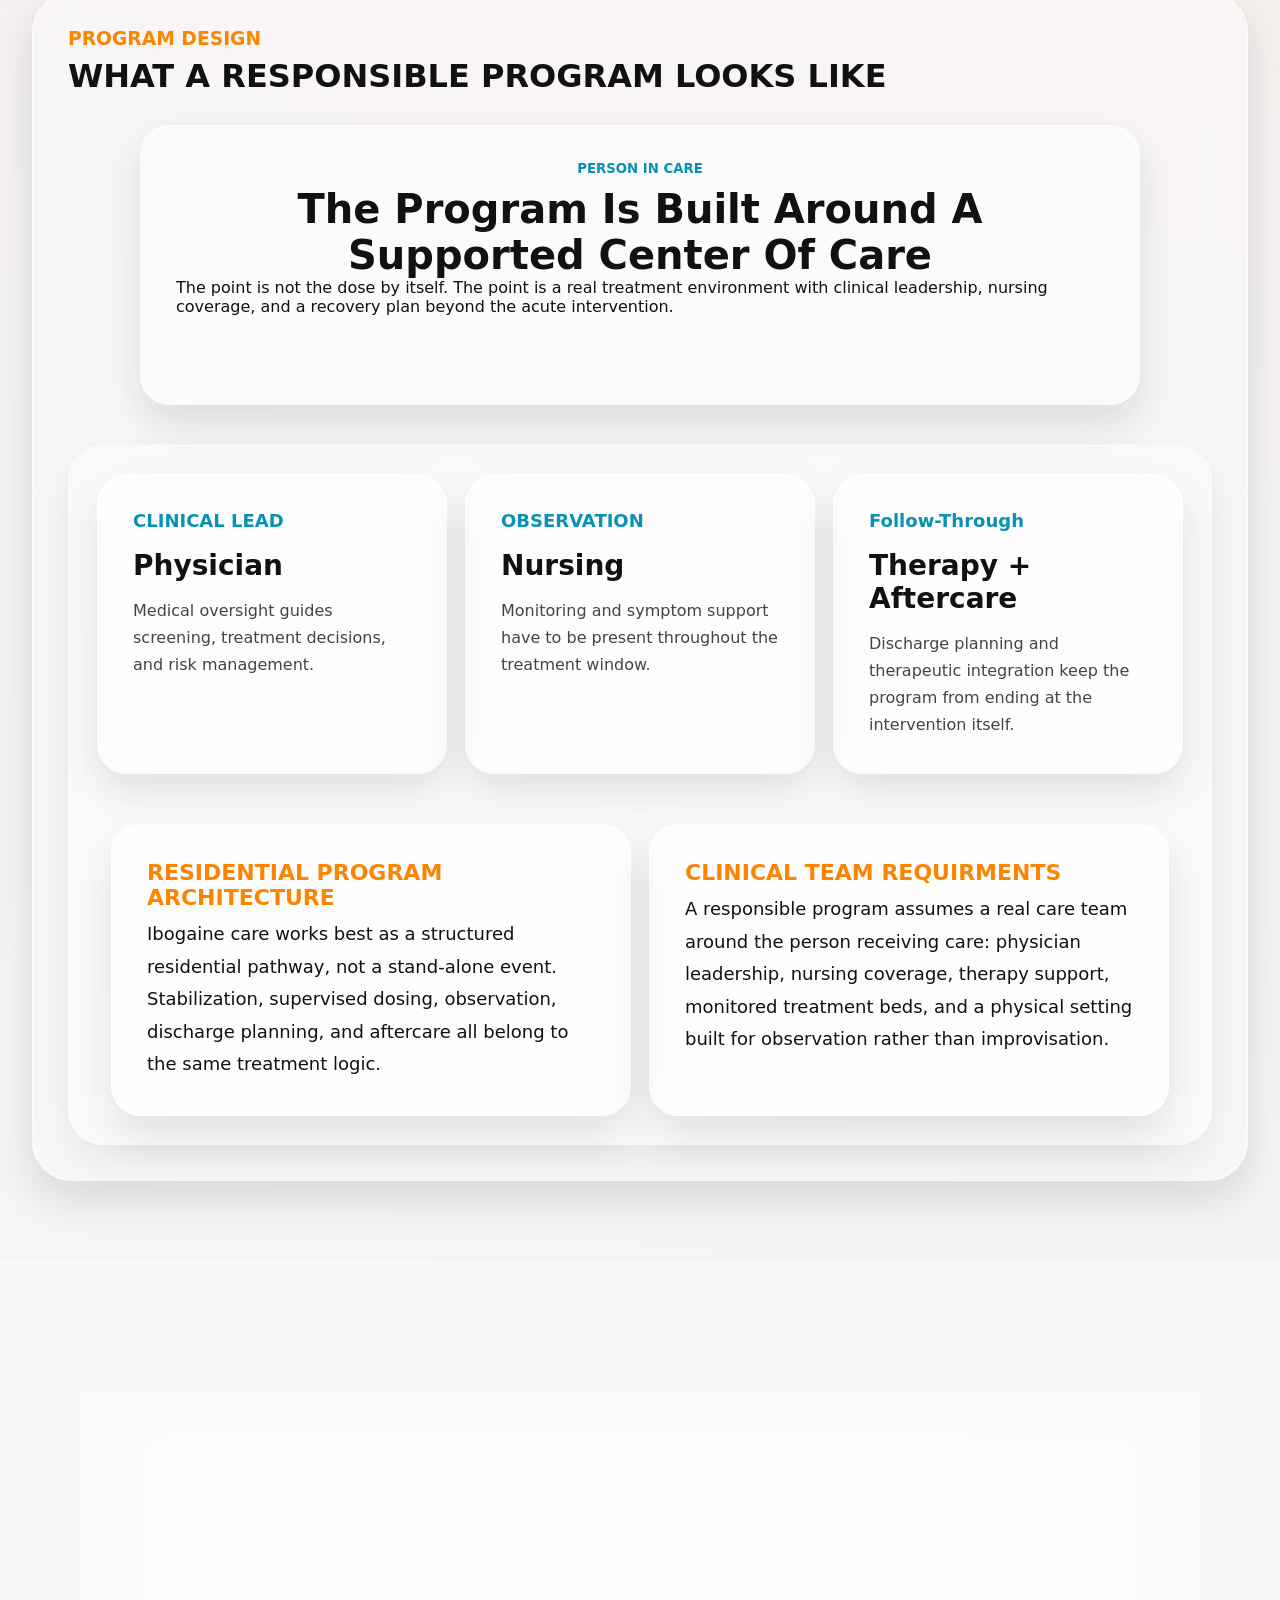
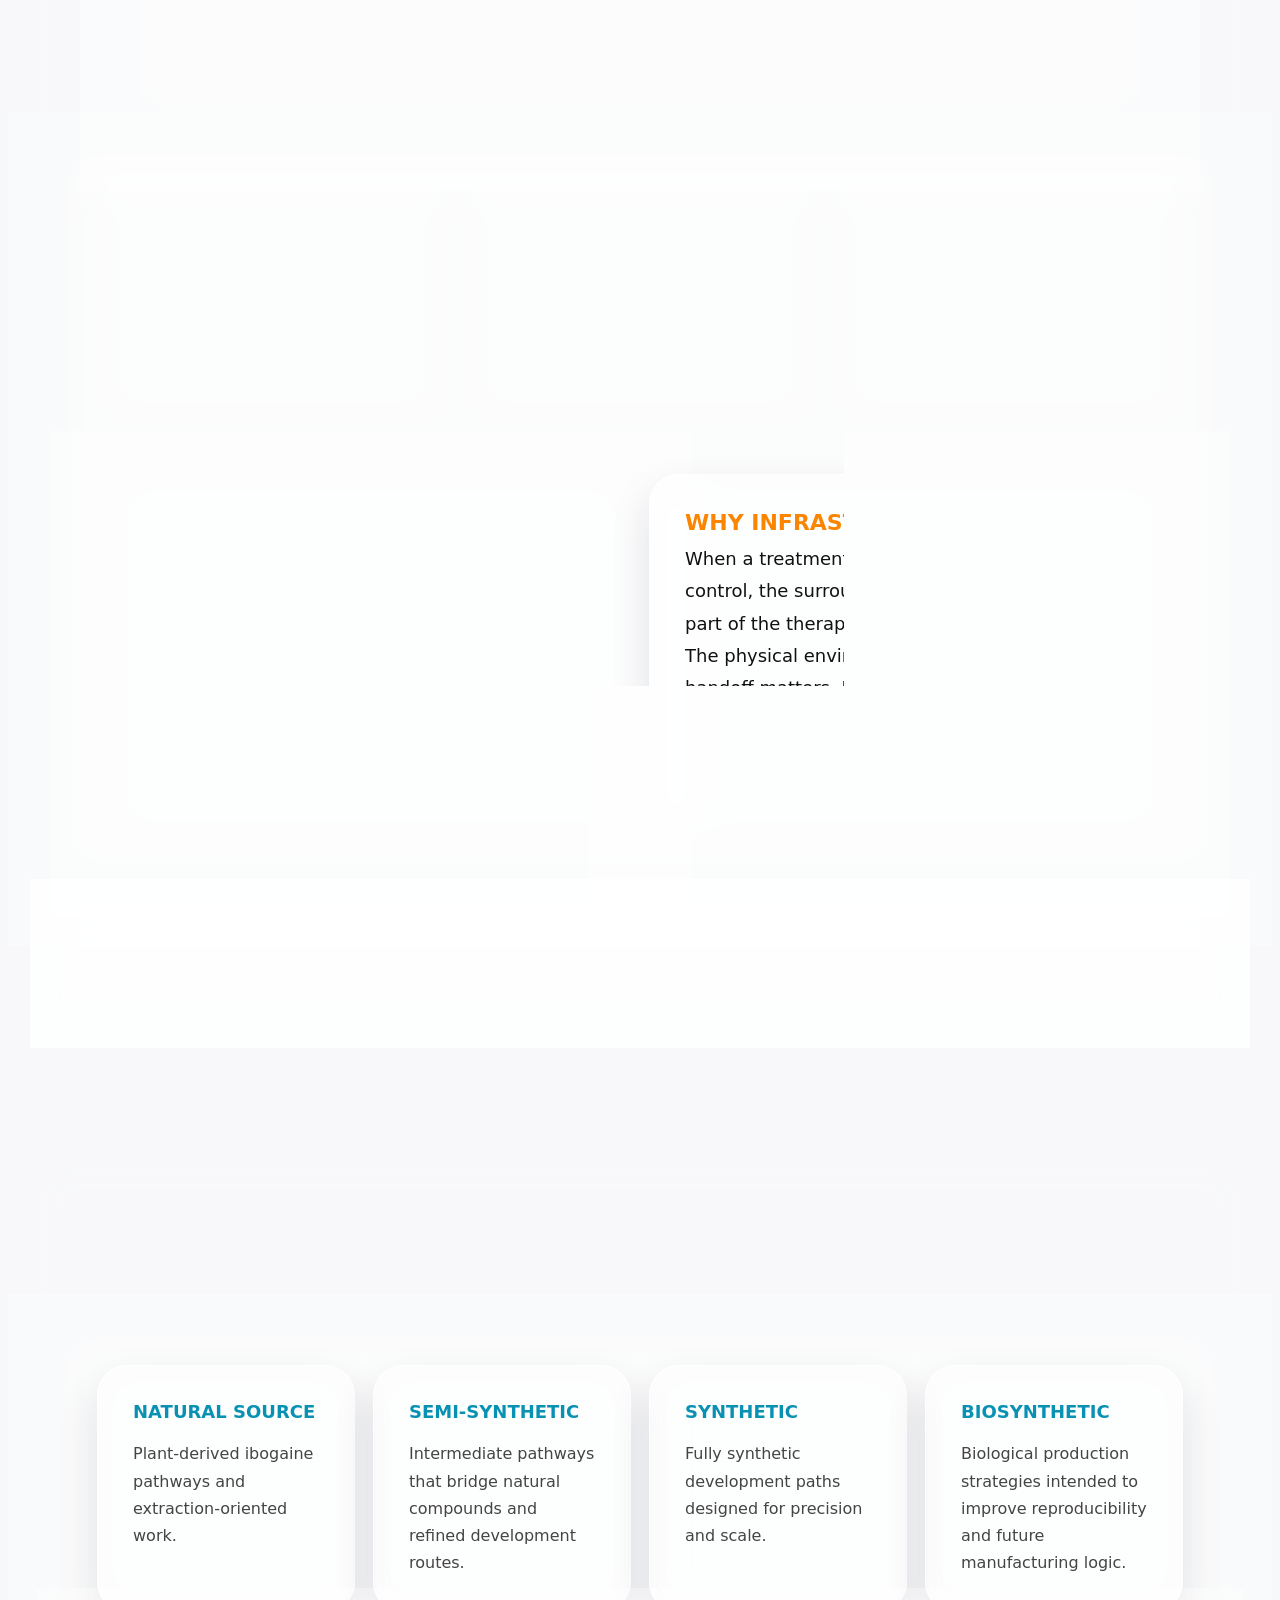
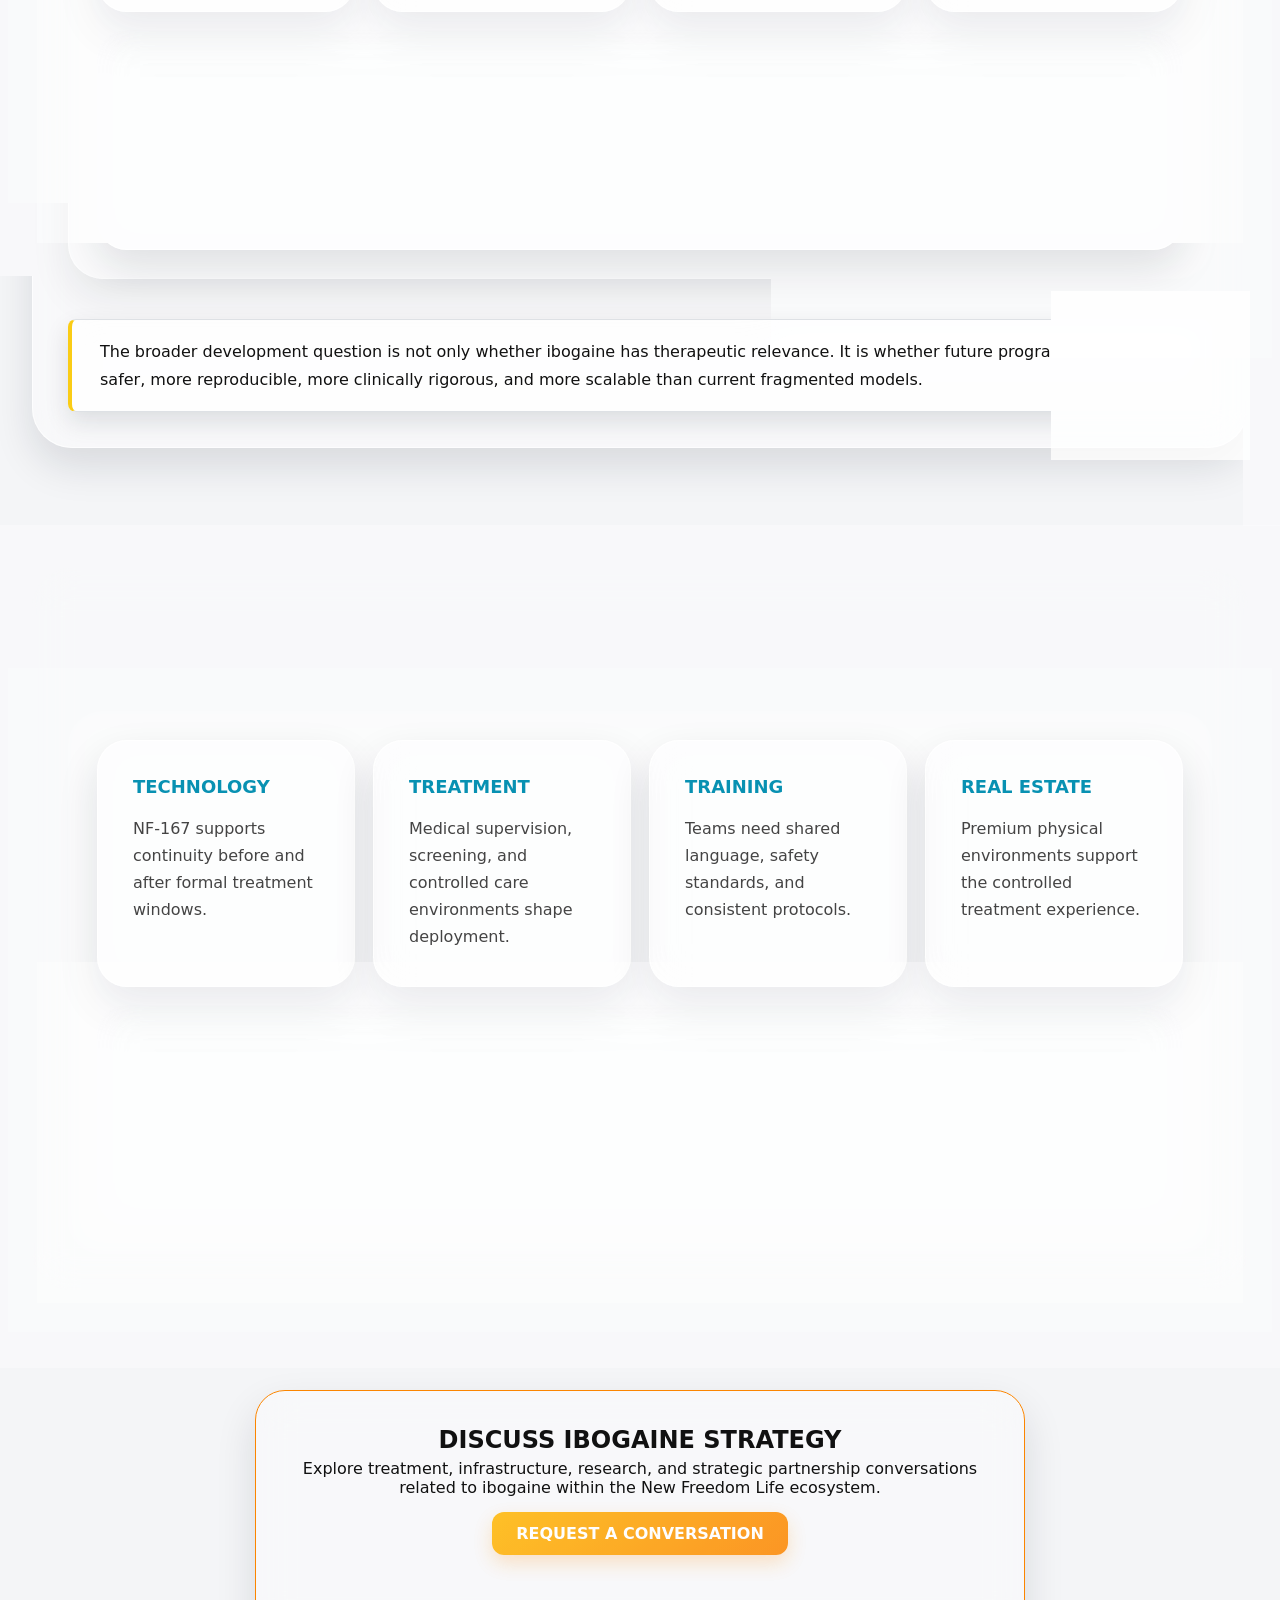
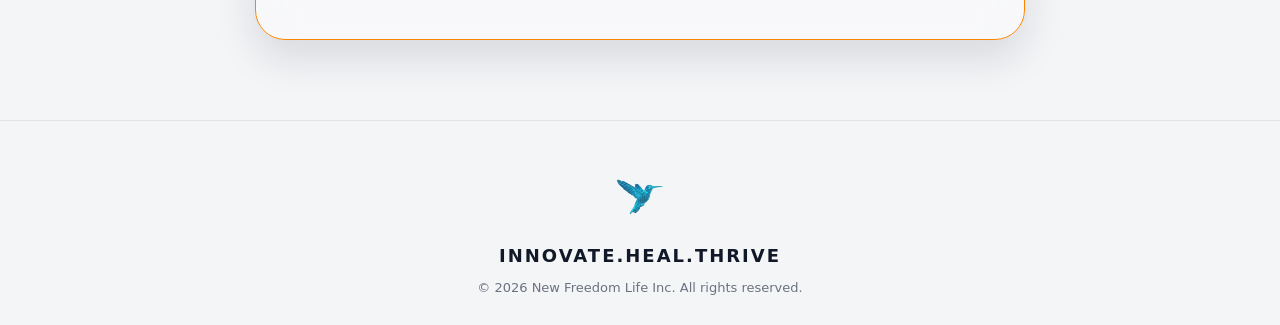
<file: ibogaine.html>
<!DOCTYPE html>
<html lang="en">
<head>
    <meta charset="UTF-8">
    <meta name="viewport" content="width=device-width, initial-scale=1.0">
    <title>New Freedom Life | Ibogaine</title>
    <link rel="stylesheet" href="./ibogine.css">
    <link rel="icon"type="image/png" href="./assests/logo.png">
</head>
<body>
        <nav>
            <div class="brand">
                <div class="nav-logo">
                    <img src="./assests/logo.png" alt="logo">
                </div>
      <div class="logotext">NEW FREEDOM LIFE ECOSYSTEM</div>
      </div>
        <button class="menu-toggle" aria-label="Toggle navigation">
  <span></span>
  <span></span>
  <span></span>
</button>
      <ul class="nav-links">
        <li><a href="index.html">HOME</a></li>
        <li><a href="branches.html">ECOSYSTEM BRANCHES</a></li>
        <li><a href="NF-167.html">NF-167</a></li>
        <li><a href="leadership.html">LEADERSHIP</a></li>
        <li><a href="contact.html">CONTACT</a></li>
      </ul>
    </nav>
    <script>
        const menuToggle = document.querySelector(".menu-toggle");
        const navLinks = document.querySelector(".nav-links");

        menuToggle.addEventListener("click", () => {
        navLinks.classList.toggle("active");
        });
    </script>
    <div class="main">
        <h3>IBOGAINE</h3>
        <h1>IBOGAINE IN THE ECOSYSTEM</h1>
        <p>Within New Freedom Life, ibogaine is treated as both a clinically sensitive treatment category and a long-term therapeutic development pathway.</p>
        <br>
        <p>This page explains why ibogaine belongs inside treatment infrastructure, why it demands operating discipline, and why it continues to matter inside future drug development.</p>
    </div>
    <div class="cards-container">
    <div class="glass-card">
        <h4>TREATMENT LAYER</h4>
        <p class="tag">MULTI-DAY RESIDENTIAL CARE MATTERS</p>
        <p>Responsible ibogaine care belongs inside a residential treatment frame with stabilization, monitored dosing, and discharge only after the acute treatment window.</p>
    </div>
    <div class="glass-card">
        <h4>SAFETY LAYER</h4>
        <p class="tag">MONIOTORING IS NOT OPTIONAL</p>
        <p>Cardiac review, medication review, EKG-capable monitoring, nursing support, and physician supervision are part of responsible deployment.</p>
    </div>
    <div class="glass-card">
        <h4>REASEARCH LAYER</h4>
        <p class="tag">MECHANISM AND FUTURE THERAPEUTICS BOTH MATTER</p>
        <p>The ecosystem also treats ibogaine as a research area that includes receptor-system activity, noribogaine, neuroplasticity, and future analog development.</p>
    </div>
    </div>

    <!--images 1-->
    <div class="why-wrapper1">
    <div class="images">
        <h3>HISTORICAL CONTEXT</h3>
        <h1>FROM CEREMONIAL ROOT TO MODERN THERAPEUTIC INTEREST</h1>
        <div class="plant-image">
            <img class="img" src="./assests/Tabernanthe iboga plant.png" alt="Tabernanthe iboga plant" >
        </div>
        <div class="bark-pieces">
            <img class="img1" src="./assests/Tabernanthe iboga bark pieces.webp" alt="Tabernanthe iboga bark pieces">
        </div>
    </div>
    <div class="main-down">
        <div class="glass-card">
            <h3>ORIGIN AND CULTUTAL CONTEXT</h3>
            <p>Ibogaine is a naturally occurring psychoactive alkaloid derived from the Tabernanthe iboga plant. It is also associated with long-standing ceremonial use within Bwiti traditions in West Africa, where the plant has been used in spiritual practice and endurance rituals.</p>
        </div>
        <div class="glass-card">
            <h3>WHY MODERN CARE PAYS ATTENTION</h3>
            <p>Modern therapeutic interest centers on withdrawal relief, craving reduction, and relapse risk in addiction care. Ibogaine is discussed in both opioid use disorder and stimulant-related addiction care, which is why it appears here as more than a niche topic.</p>
        </div>
    </div>
    
    </div>

<!--MECHANISM-->
<div class="why-wrapper1">
    <div class="images">
        <h3>MECHANISM</h3>
        <h1>WHY THE BIOLOGY DRAWS SO MUCH INTEREST</h1>
        <div class="img-ibo">
            <img class="img" src="./assests/Ibogaine.svg.webp" alt="ibogaine structure">
        </div>
        <div class="img-nori"> 
            <img class="img1" src="./assests/Noribogaine_3D_BS.png" alt="noribogaine render">
        </div>
    </div>
    <div class="what-does-container">
            <div class="glass-card2 small-card">
                <h4>RECEPTOR ACTIVITY</h4>
                <h2>IBOGAINE IS DICSUUSED AS A MULTI-SYSTEM COMPOUND</h2>
                <p>Ibogaine is often described as unusual because it is discussed across several systems rather than one narrow target, including opioid-, serotonin-, and sigma-related pathways.</p>
            </div>
            <div class="glass-card2 small-card">
                <h4>NORIBOGAINE</h4>
                <h2>A LONGER AFTER-EFFECT MATTERS</h2>
                <p>After metabolism, ibogaine produces noribogaine, a longer-lasting metabolite often associated with mood support and post-acute withdrawal relief beyond the immediate dosing window.</p>
            </div>
            <div class="glass-card2 small-card">
                <h4>NEUROPLASTICITY</h4>
                <h2>THE EXCPERIENCE CAN BE BOTH BIOLOGICAL AND REFLECTIVE.</h2>
                <p>Ibogaine is often linked to neuroplasticity and neurogenesis, while the treatment experience itself is also described as deeply introspective and sometimes dreamlike.</p>
            </div>
    </div>
    <div class="quote-card">
        <p>That is why public language around ibogaine has to remain careful. A complex intervention requires a serious clinical environment and a serious operating system around it.</p>
    </div>
    
</div>
    
    <!--ecosytem placement-->
    <div class="why-wrapper">
    <div class="why-section">
        <h5>ECOSYSTEM PLACEMENT</h5>
        <p class="why-subtitle">
            WHY IBOGAINE LIVES IN BOTH TREATMENT AND DRUG DEVELOPMENT
        </p>
        <div class="flow-wrapper">
        <div class="flow-container">
            <div class="glass-card small-card">
                <h4>TREATMENT</h4>
                <h1>RESIDENTIAL CARE</h1>
                <p>Screening, supervision, and structured follow-through belong to the treatment side of ibogaine deployment.</p>
            </div>
            <div class="center-wrapper">
            <div class="center-circle">
                <h4>SHARED CORE</h4>
                <h2>IBOGAINE</h2>
            </div>
            </div>
            <div class="glass-card small-card">
                <h4>DEVELOPMENT</h4>
                <h1>THETAPEUTIC R&D</h1>
                <p>Pathway work, analog discovery, and future manufacturing logic belong to the development side.</p>
            </div>
        </div>
      </div>
      <div class="main-down">
        <div class="glass-card">
            <h3>TREATMENT BRANCH</h3>
            <p>On the treatment side, ibogaine is part of a clinically supervised care model. That means residential setting, staged stabilization, medical screening, cardiac review, medication review, monitored dosing, and continuity around the procedure rather than a one-time isolated event.</p>
        </div>
        <div class="glass-card">
            <h3>DRUG DEVELOPMENT BRANCH</h3>
            <p>On the drug development side, the interest moves beyond administration into pathway work, metabolite understanding, analog discovery, manufacturing logic, and the search for future compounds and protocols that may become safer, more scalable, and more clinically robust over time.</p>
        </div>
    </div>
    </div>
</div>
<div class="what-wrapper">
    <div class="what-section">
        <h5>CLINICAL CONTENT</h5>
        <p class="what-subtitle">
            HOW IBOGIANE INSIDE THE TREATMENT INFRASTRUCTURE
        </p>
        <div class="flow1-wrapper">
        <div class="what-does-container">
            <div class="glass-card small-card">
                <div class="step-heading">
                    <div class="step-circle">1</div>
                <h4>Screen</h4>
            </div>
                <p>Cardiac review, medication review, and suitability screening have to happen first.</p>
            </div>
            <div class="glass-card small-card">
                <div class="step-heading">
                    <div class="step-circle">2</div>
                <h4>Stabilize</h4>
                </div>
                <p>The person needs a supported residential environment before the acute treatment window begins.</p>
            </div>
            <div class="glass-card small-card">
                <div class="step-heading">
                    <div class="step-circle">3</div>
                <h4>Mointor</h4>
                </div>
                <p>Monitored dosing, symptom management, and physician oversight are part of responsible care.</p>
            </div>
            <div class="glass-card small-card">
                <div class="step-heading">
                    <div class="step-circle">4</div>
                <h4>Follow Through</h4>
                </div>
                <p>Discharge planning and continuity of care matter after the treatment window closes.</p>
            </div>
            </div>
        </div>
      </div>
      <div class="info-cards">
      <div class="glass-card1">
        <h3>OPERATING REQUIRMENTS</h3>
        <ul class="core-list">
            <li>Multi-day residential or inpatient care rather than casual or isolated administration.</li>
            <li>An early stabilization phase before ibogaine dosing begins.</li>
            <li>Cardiac review, medication review, and EKG-capable monitoring during treatment.</li>
            <li>Physician oversight, nursing support, and symptom management across the treatment window.</li>
            <li>Discharge planning and structured follow-through using the broader operating layer around treatment.</li>
        </ul>
      </div>
      <div class="glass-card1">
            <h3>WHY INFRASTRUCTURE STILL MATTERS AFTER THE DOSE</h3>
            <p>Ibogaine care is not just about administering a compound. It is about the care architecture around the compound. NF-167 matters because continuity of care still matters before and after the acute intervention, and because treatment should not become disconnected from follow-through, communication, and next-step planning.</p>
      </div>
       </div>
    </div>
</div>
<div class="eco-system">
    <div class="eco-wrapper">
        <h3>PROGRAM DESIGN</h3>
        <h1>WHAT A RESPONSIBLE PROGRAM LOOKS LIKE</h1>
        <div class="glass-card-eco">
            <h5>PERSON IN CARE</h5>
            <h1>The Program Is Built Around A Supported Center Of Care</h1>
            <p>The point is not the dose by itself. The point is a real treatment environment with clinical leadership, nursing coverage, and a recovery plan beyond the acute intervention.</p>
        </div>
        <div class="flow1-wrapper">
        <div class="what-does-container">
            <div class="glass-card2 small-card">
                <h4>CLINICAL LEAD</h4>
                <h2>Physician</h2>
                <p>Medical oversight guides screening, treatment decisions, and risk management.</p>
            </div>
            <div class="glass-card2 small-card">
                <h4>OBSERVATION</h4>
                <h2>Nursing</h2>
                <p>Monitoring and symptom support have to be present throughout the treatment window.</p>
            </div>
            <div class="glass-card2 small-card">
                <h4>Follow-Through</h4>
                <h2>Therapy + Aftercare</h2>
                <p>Discharge planning and therapeutic integration keep the program from ending at the intervention itself.</p>
            </div>
        </div>
        <div class="main-down">
        <div class="glass-card">
            <h3>RESIDENTIAL PROGRAM ARCHITECTURE</h3>
            <p>Ibogaine care works best as a structured residential pathway, not a stand-alone event. Stabilization, supervised dosing, observation, discharge planning, and aftercare all belong to the same treatment logic.</p>
        </div>
        <div class="glass-card">
            <h3>CLINICAL TEAM REQUIRMENTS</h3>
            <p>A responsible program assumes a real care team around the person receiving care: physician leadership, nursing coverage, therapy support, monitored treatment beds, and a physical setting built for observation rather than improvisation.</p>
        </div>
    </div>
    </div>

</div>
<!--SAFETY-->
<div class="eco-system">
    <div class="eco-wrapper">
        <h3>SAFETY</h3>
        <h1>WHY SAFETY DISCIPLINE MATTERS</h1>
        <div class="glass-card-eco">
            <h5>SAFETY DISCIPLINE</h5>
            <h1>structured Protection</h1>
            <p>Screening, exclusion criteria, and supervised care are what turn a risky category into a serious clinical program.</p>
        </div>
        <div class="flow1-wrapper">
        <div class="what-does-container">
            <div class="glass-card2 small-card">
                <h4>CARDIC</h4>
                <h2>Review</h2>
                <p>Cardiac risk has to be addressed before treatment, not discovered during it.</p>
            </div>
            <div class="glass-card2 small-card">
                <h4>MEDICATION</h4>
                <h2>Exclusive logic</h2>
                <p>Medication conflicts and contraindications require real screening discipline.</p>
            </div>
            <div class="glass-card2 small-card">
                <h4>CARE SETTING</h4>
                <h2>Supervision</h2>
                <p>Physician oversight and monitored care are part of responsible deployment.</p>
            </div>
        </div>
        <div class="main-down">
        <div class="glass-card">
            <h3>WHAT MAKES THIS CATEGORY SERIOUS</h3>
            <p>Ibogaine is often discussed because of its therapeutic potential, but it also carries meaningful operating risk. That is why New Freedom Life frames it inside medical discipline rather than around hype. Responsible use requires screening, supervision, and clear exclusion criteria, not informal experimentation.</p>
        </div>
        <div class="glass-card">
            <h3>WHY INFRASTRUCTURE MATTERS</h3>
            <p>When a treatment category requires more control, the surrounding infrastructure becomes part of the therapeutic logic. Training matters. The physical environment matters. Clinical handoff matters. Documentation matters. Continuity matters. That is precisely why ibogaine belongs inside an ecosystem approach rather than as a stand-alone concept.</p>
        </div>
    </div>
    </div>
    <div class="quote-card">
        <p>New Freedom Life presents ibogaine as a serious clinical and research category that requires physician oversight, operating discipline, and structured continuity of care. It is not positioned here as an informal consumer product.</p>
    </div>

</div>
<!--REASEARCH-->
<div class="eco-system">
    <div class="eco-wrapper">
        <h3>REASEARCH</h3>
        <h1>HOW THE DRUG DEVELOPMENT WORK EXPANDS</h1>
        <p>The drug development branch is not limited to one format. It spans multiple ibogaine-related pathways, from plant-derived work to analog development and future manufacturing logic.</p>
        <div class="flow1-wrapper">
        <div class="what-does-container">
            <div class="glass-card2 small-card">
                <h4>NATURAL SOURCE</h4>
                <p>Plant-derived ibogaine pathways and extraction-oriented work.</p>
            </div>
            <div class="glass-card2 small-card">
                <h4>SEMI-SYNTHETIC</h4>
                <p>Intermediate pathways that bridge natural compounds and refined development routes.</p>
            </div>
            <div class="glass-card2 small-card">
                <h4>SYNTHETIC</h4>
                <p>Fully synthetic development paths designed for precision and scale.</p>
            </div>
            <div class="glass-card2 small-card ">
                <h4>BIOSYNTHETIC</h4>
                <p>Biological production strategies intended to improve reproducibility and future manufacturing logic.</p>
            </div>
            <div class="glass-card2 small-card">
                <h4>ANALOGS</h4>
                <p>Next-generation analog work focused on future compounds and safer therapeutic profiles</p>
            </div>
        </div>
    </div>
        <div class="quote-card">
        <p>The broader development question is not only whether ibogaine has therapeutic relevance. It is whether future programs can become safer, more reproducible, more clinically rigorous, and more scalable than current fragmented models.</p>
    </div>
</div>
<!--ECOSYSTEM FIT-->
<div class="eco-system">
    <div class="eco-wrapper">
        <h3>ECOSYSTEM FIT</h3>
        <h1>HOW IBOGAINE CONNECTS TO THE FIVE BRANCHES</h1>
        <div class="flow1-wrapper">
        <div class="what-does-container">
            <div class="glass-card2 small-card">
                <h4>TECHNOLOGY</h4>
                <p>NF-167 supports continuity before and after formal treatment windows.</p>
            </div>
            <div class="glass-card2 small-card">
                <h4>TREATMENT</h4>
                <p>Medical supervision, screening, and controlled care environments shape deployment.</p>
            </div>
            <div class="glass-card2 small-card">
                <h4>TRAINING</h4>
                <p>Teams need shared language, safety standards, and consistent protocols.</p>
            </div>
            <div class="glass-card2 small-card ">
                <h4>REAL ESTATE</h4>
                <p>Premium physical environments support the controlled treatment experience.</p>
            </div>
            <div class="glass-card2 small-card">
                <h4>DRUG DEVELOPMENT</h4>
                <p>Long-term R&D expands into pathways, analogs, and future therapeutic programs.</p>
            </div>
        </div>
    </div>
</div>
<div class="glass-card-info">
    <h2>DISCUSS IBOGAINE STRATEGY</h2>
    <p>Explore treatment, infrastructure, research, and strategic partnership conversations related to ibogaine within the New Freedom Life ecosystem.</p>
    <a href="contact.html" class="btn">REQUEST A CONVERSATION</a>
</div>
<footer class="footer">
        <div class="footer-content">
            <img src="./assests/logo.png" alt="logo" class="footer-logo">
           <h3>INNOVATE.HEAL.THRIVE</h3>
        <p class="footer-copy">
          © 2026 New Freedom Life Inc. All rights reserved.
        </p>
      </div>
</footer>

    
</body>
</html>
</file>
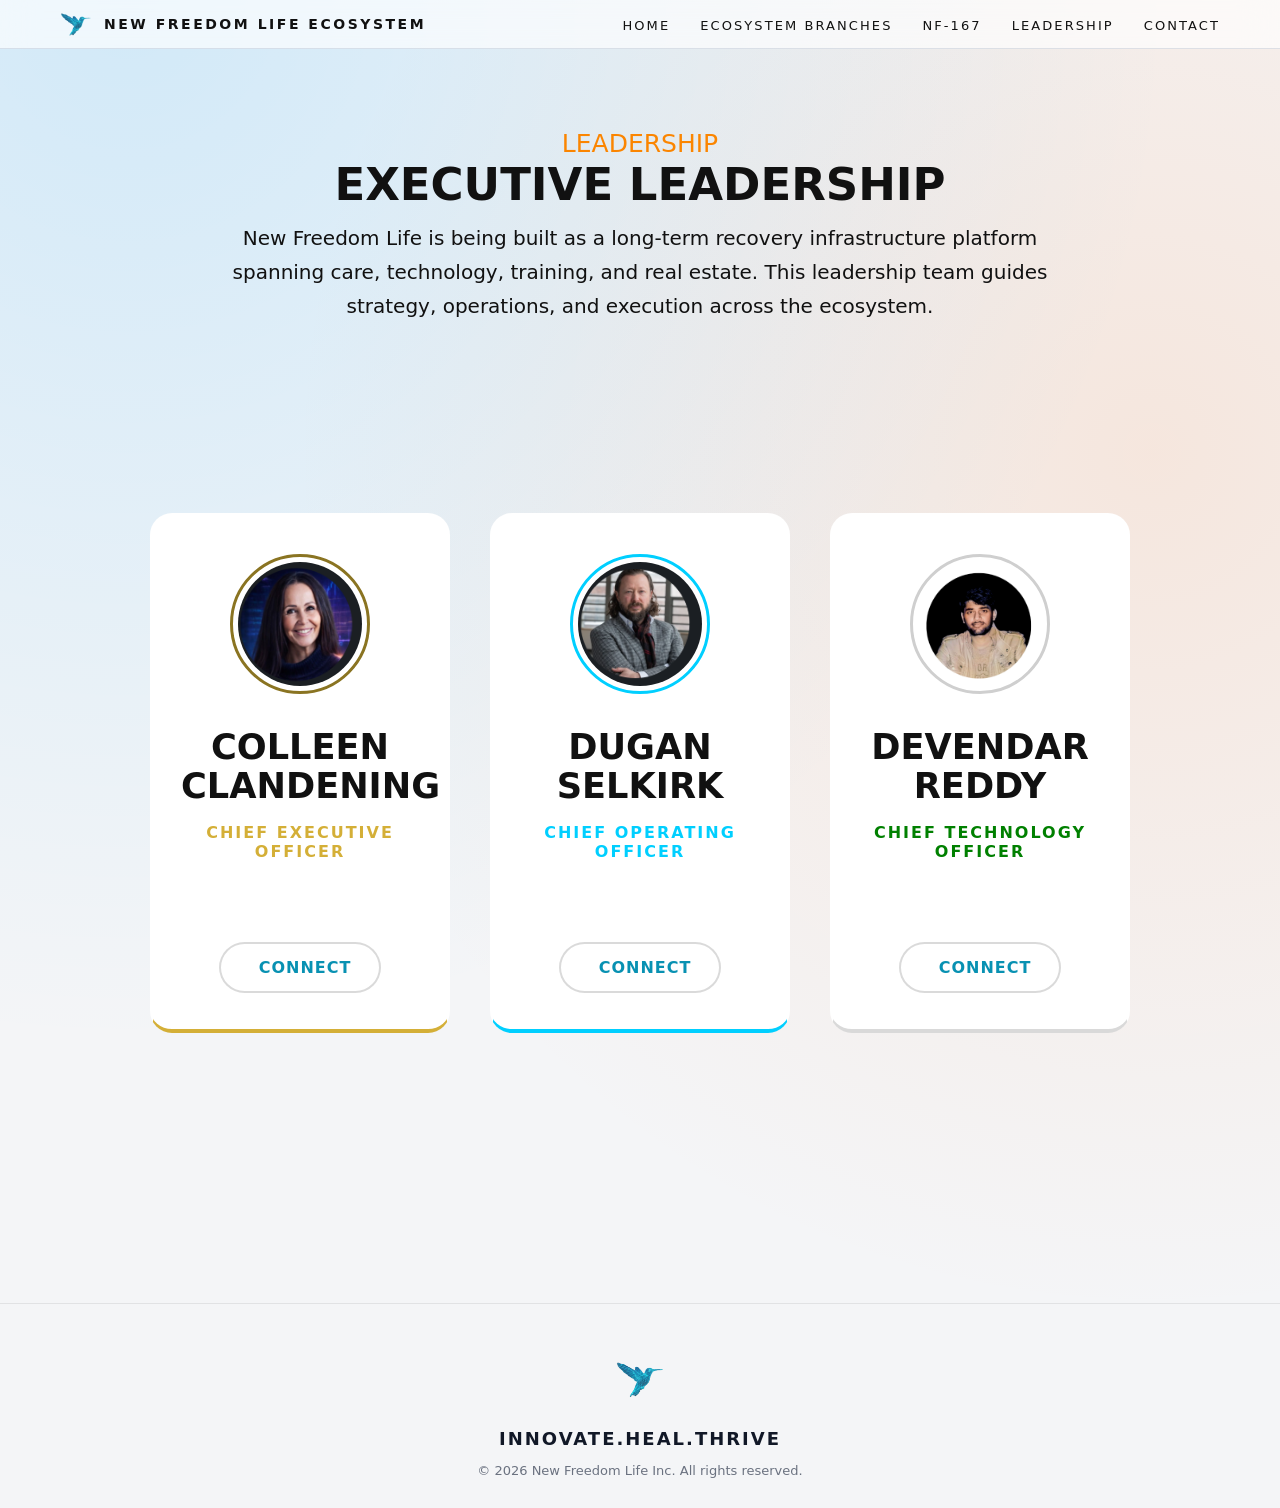
<file: leadership.html>
<!DOCTYPE html>
<html lang="en">
<head>
    <meta charset="UTF-8">
    <meta name="viewport" content="width=device-width, initial-scale=1.0">
    <title>New Freedom Life | Board of Directors</title>
    <link rel="stylesheet" href="./leadership.css">
    <link rel="icon"type="image/png" href="./assests/logo.png">
</head>
<body>
    <nav>
      <div class="brand">
        <div class="nav-logo">
          <img src="./assests/logo.png" alt="logo">
        </div>
      <div class="logotext">NEW FREEDOM LIFE ECOSYSTEM</div>
      </div>
        <button class="menu-toggle" aria-label="Toggle navigation">
  <span></span>
  <span></span>
  <span></span>
</button>
      <ul class="nav-links">
        <li><a href="index.html">HOME</a></li>
        <li><a href="branches.html">ECOSYSTEM BRANCHES</a></li>
        <li><a href="NF-167.html">NF-167</a></li>
        <li><a href="leadership.html">LEADERSHIP</a></li>
        <li><a href="contact.html">CONTACT</a></li>
      </ul>
    </nav>
    <script>
        const menuToggle = document.querySelector(".menu-toggle");
        const navLinks = document.querySelector(".nav-links");

        menuToggle.addEventListener("click", () => {
        navLinks.classList.toggle("active");
        });
    </script>
    <div class="main">
        <h3>LEADERSHIP</h3>
        <h1>EXECUTIVE LEADERSHIP</h1>
        <p>New Freedom Life is being built as a long-term recovery infrastructure platform spanning care, technology, training, and real estate. This leadership team guides strategy, operations, and execution across the ecosystem.</p>
    </div>
    <section class="leadership-section">
  <div class="leader-card gold">
    <img src="./assests/collen .png" alt="Colleen" class="leader-img" />

    <h2>COLLEEN<br />CLANDENING</h2>
    <p>CHIEF EXECUTIVE OFFICER</p>

    <div class="line"></div>
        <a href="https://www.linkedin.com/in/colleen-clandening-77b93421/" class="connect-btn" target="_blank">
      <i class="fa-brands fa-linkedin"></i>
      CONNECT
    </a>
  </div>

  <div class="leader-card blue">
    <img src="./assests/dogulas.png" alt="Dugan" class="leader-img" />

    <h2>DUGAN<br />SELKIRK</h2>
    <p>CHIEF OPERATING OFFICER</p>

    <div class="line"></div>

    <a href="https://www.linkedin.com/in/dugan-selkirk/" class="connect-btn" target="_blank">
      <i class="fa-brands fa-linkedin"></i>
      CONNECT
    </a>
  </div>

  <div class="leader-card silver">
    <img src="./assests/devender.png" alt="Devendar" class="leader-img" />

    <h2>DEVENDAR<br />REDDY</h2>
    <p>CHIEF TECHNOLOGY OFFICER</p>

    <div class="line"></div>

    <a href="https://www.linkedin.com/in/devendar-reddy-darukumalli/" class="connect-btn" target="_blank">
      <i class="fa-brands fa-linkedin"></i>
      CONNECT
    </a>
  </div>
</section>
       <footer class="footer">
        <div class="footer-content">
            <img src="./assests/logo.png" alt="logo" class="footer-logo">
           <h3>INNOVATE.HEAL.THRIVE</h3>
        <p class="footer-copy">
          © 2026 New Freedom Life Inc. All rights reserved.
        </p>
      </div>
</footer>
    
</body>
</html>
</file>
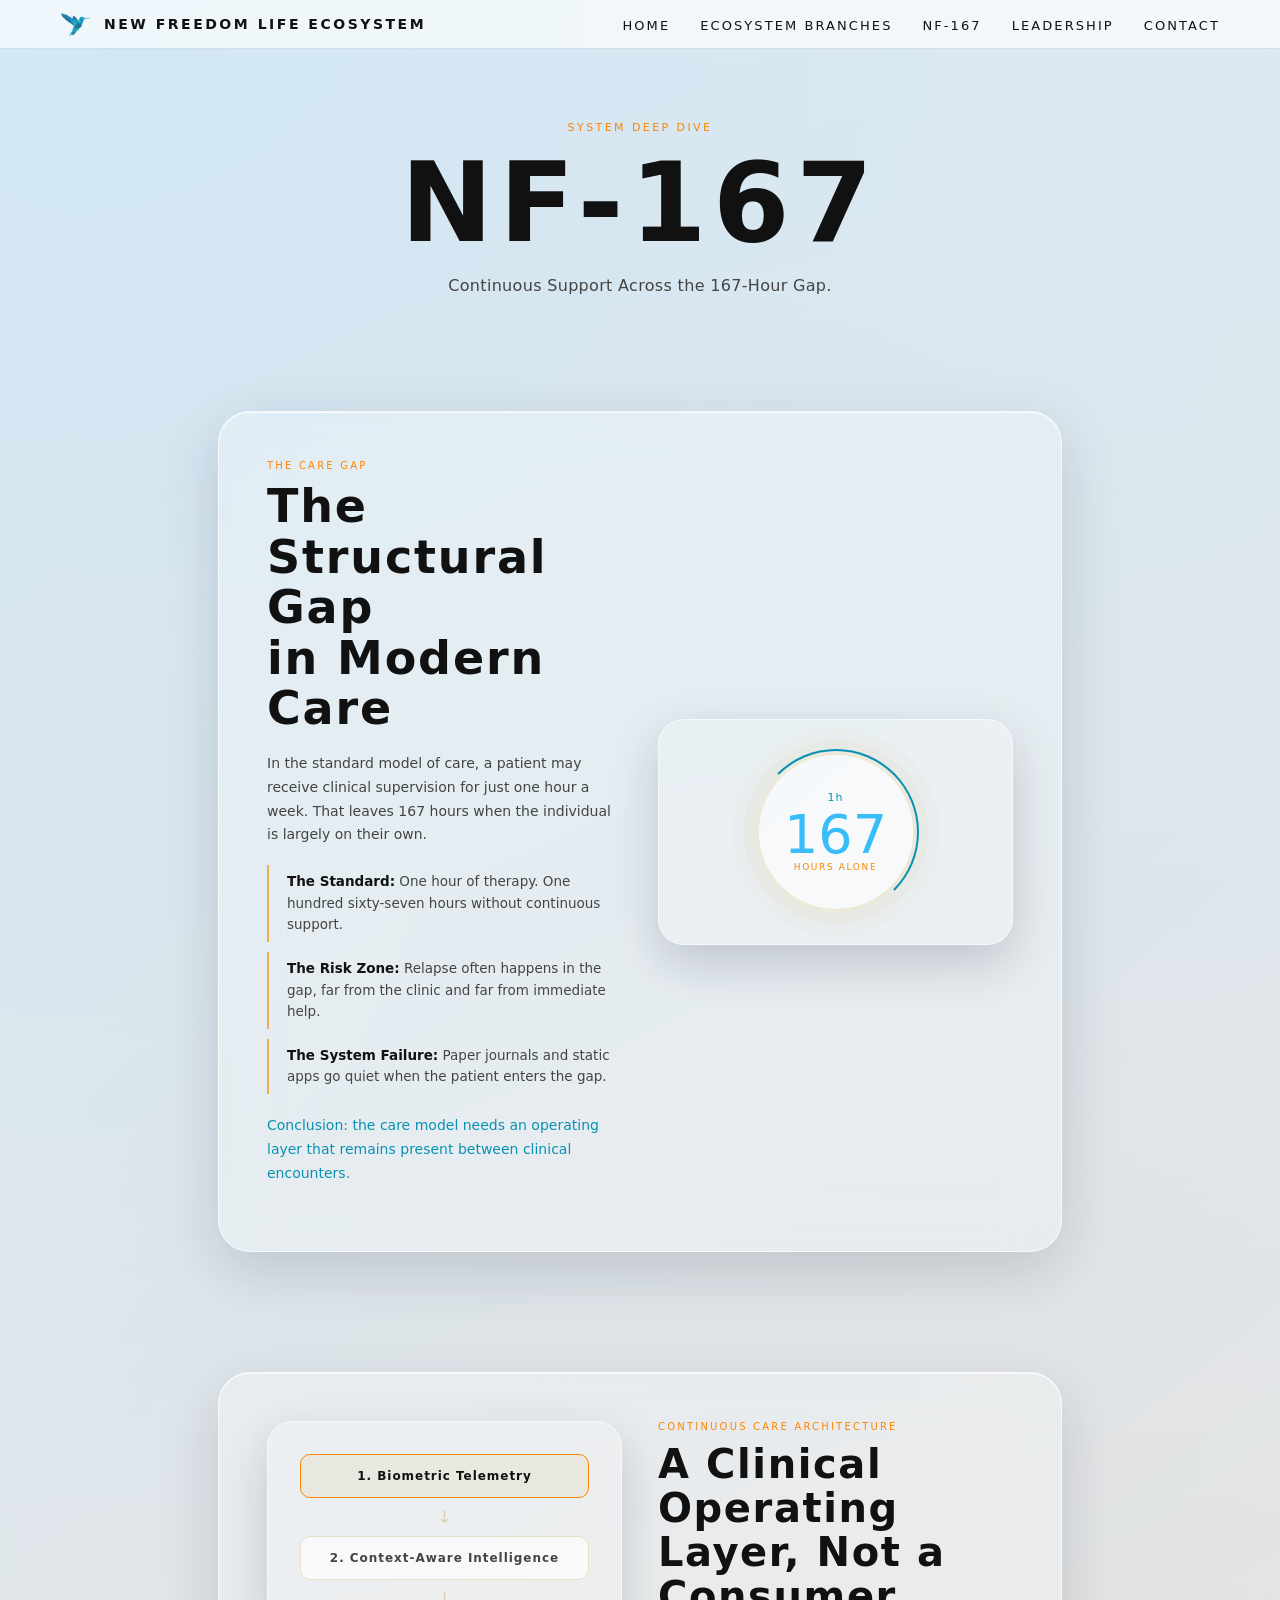
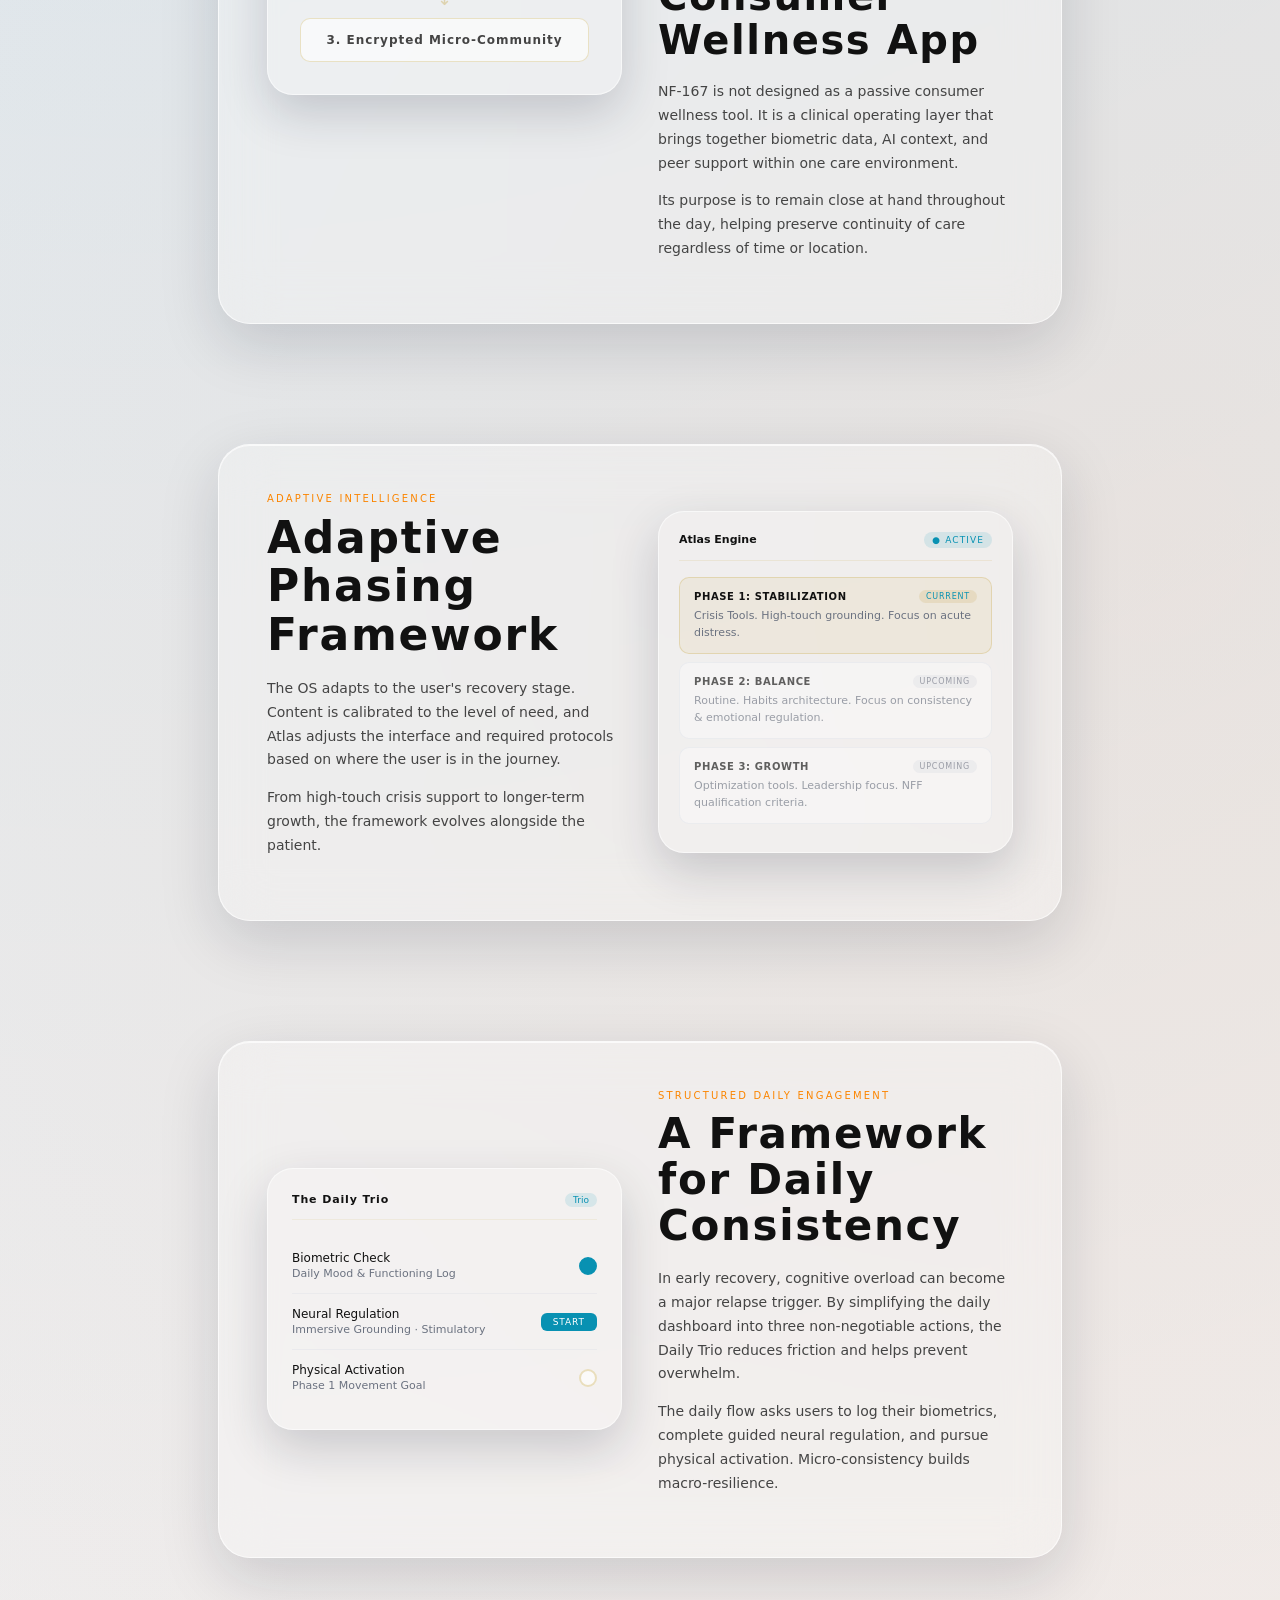
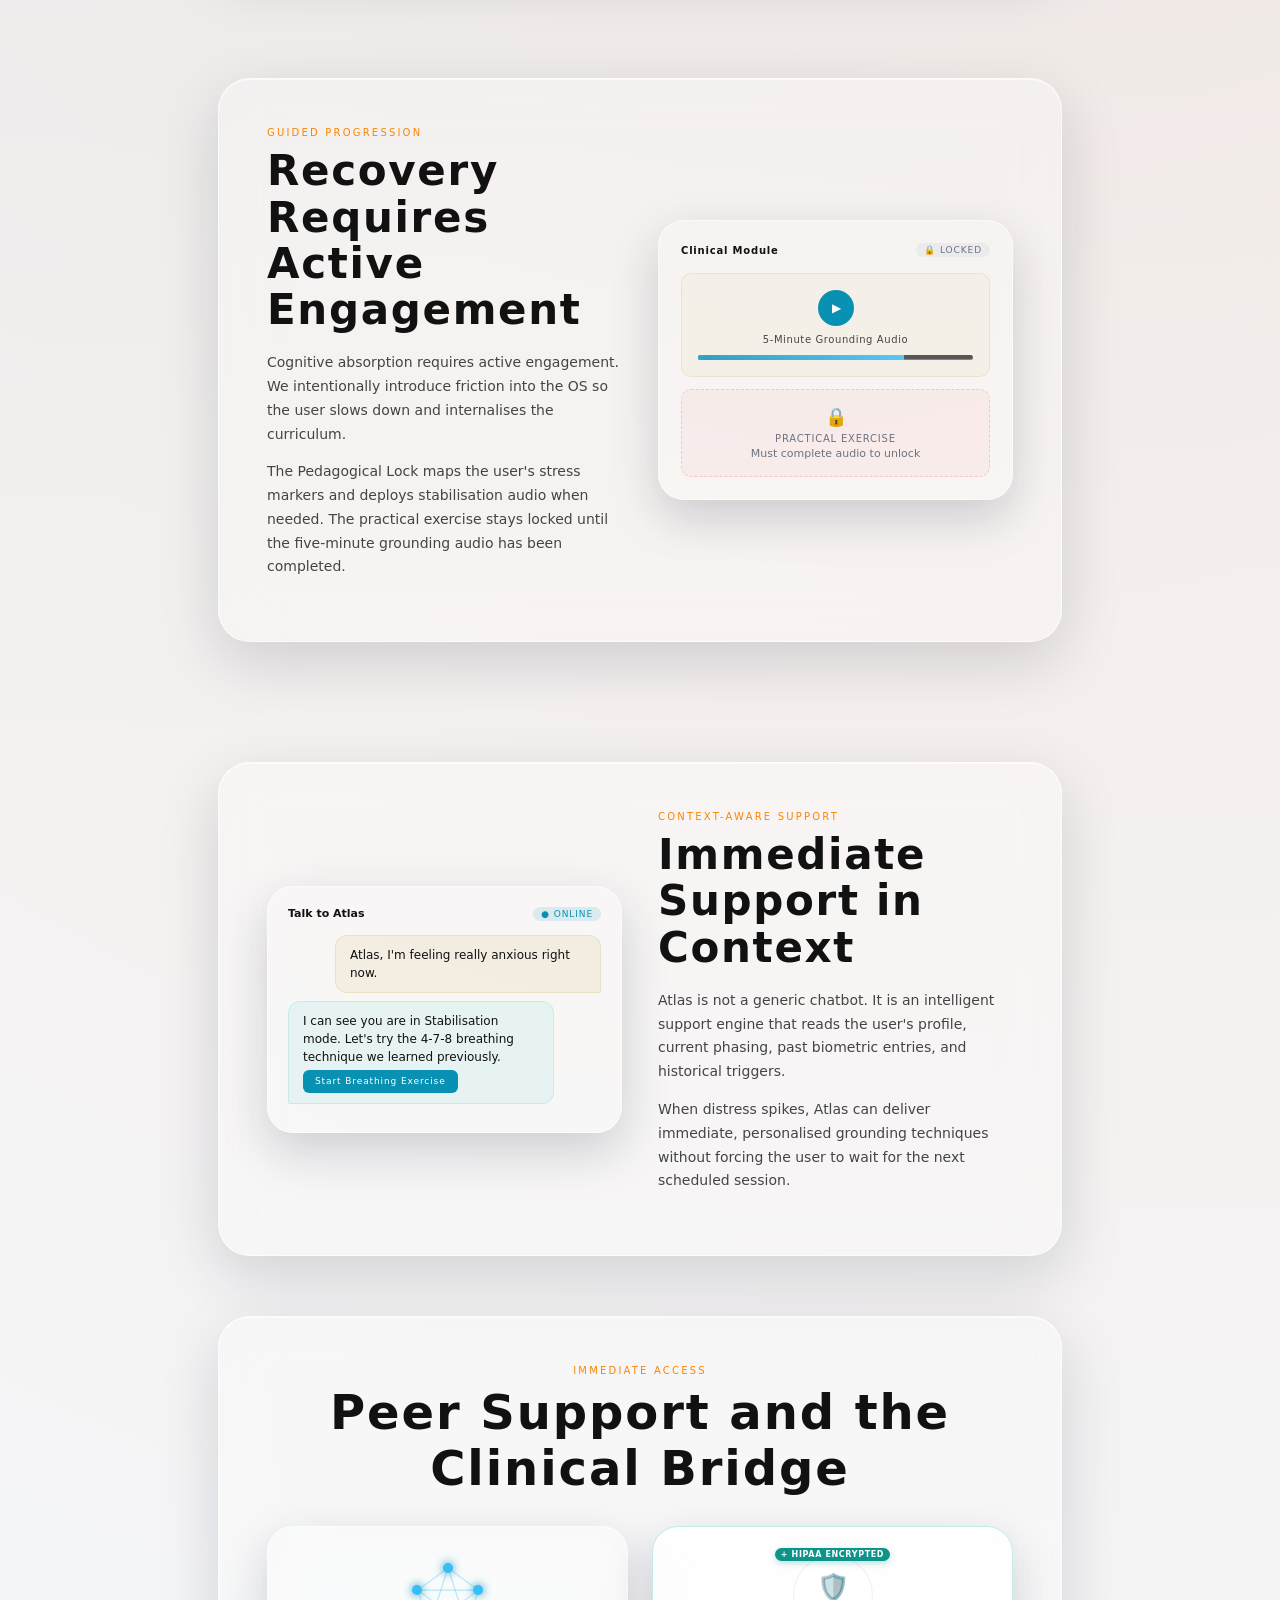
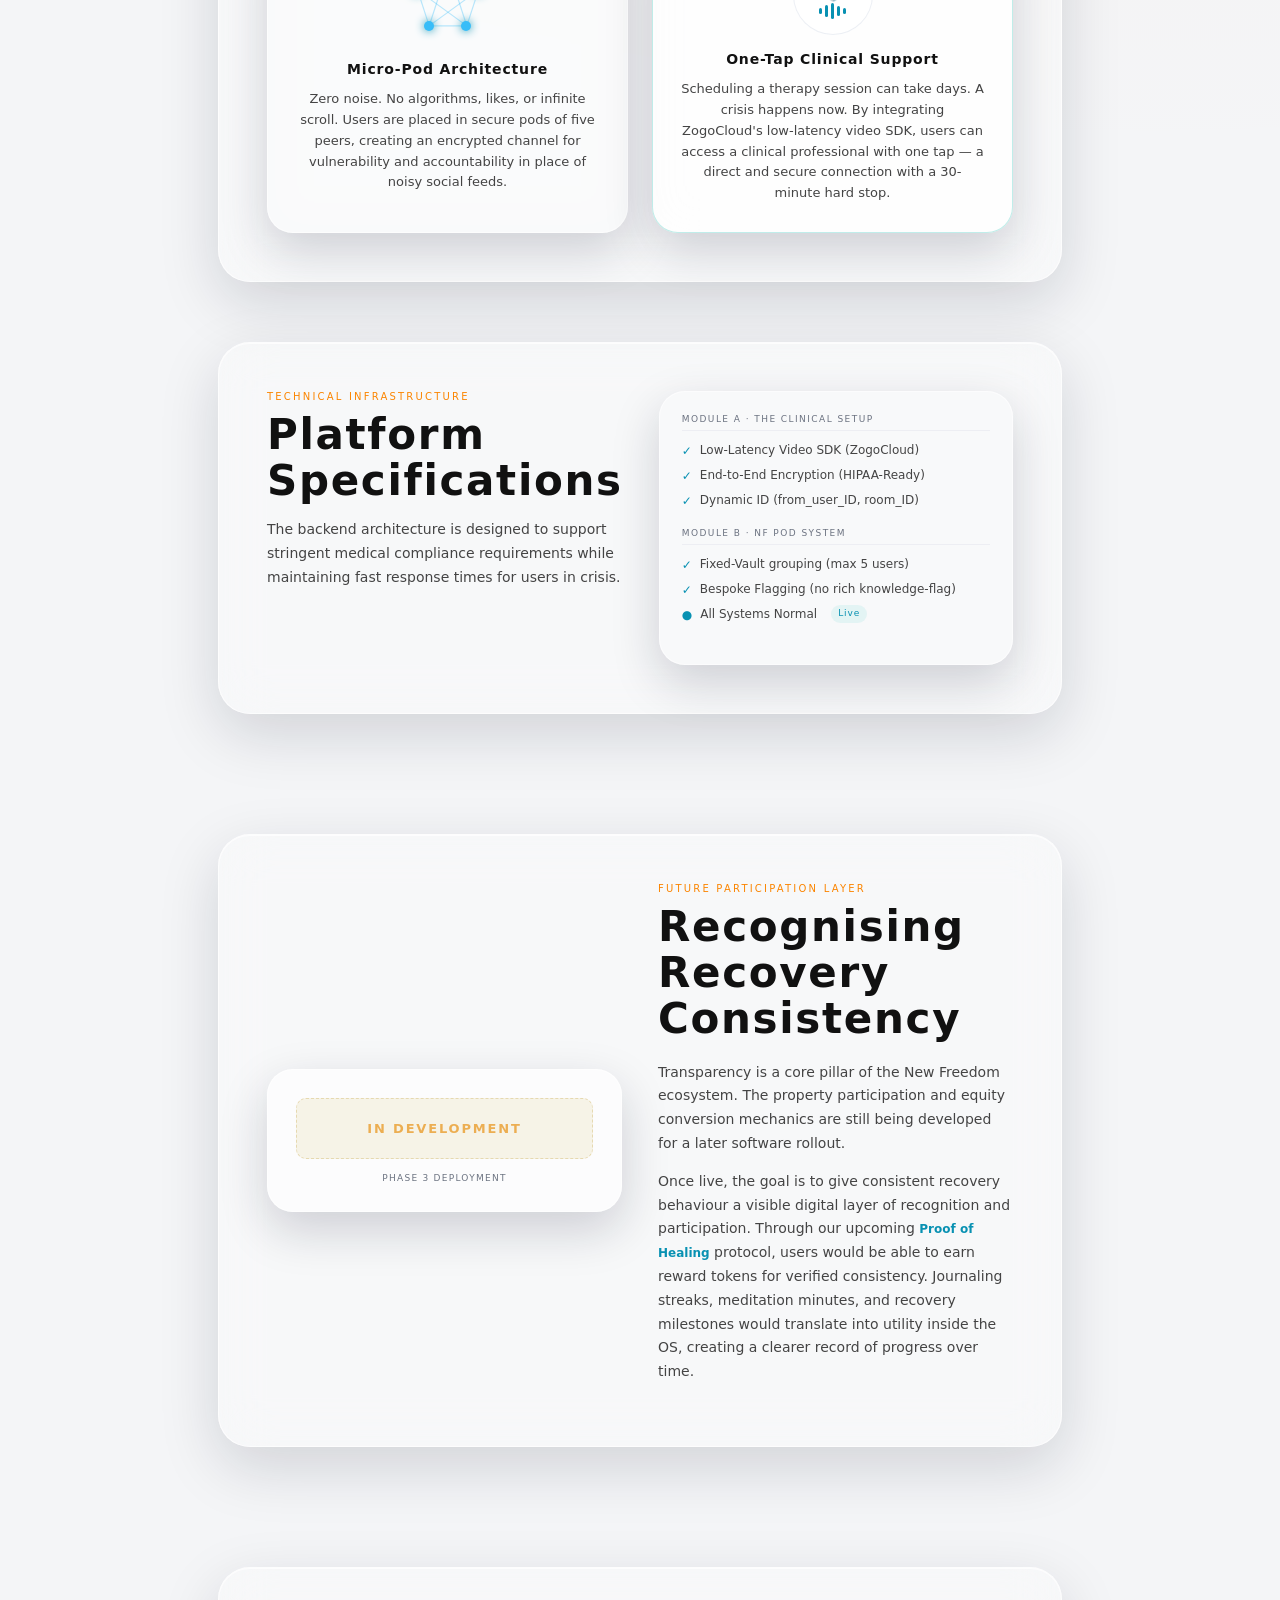
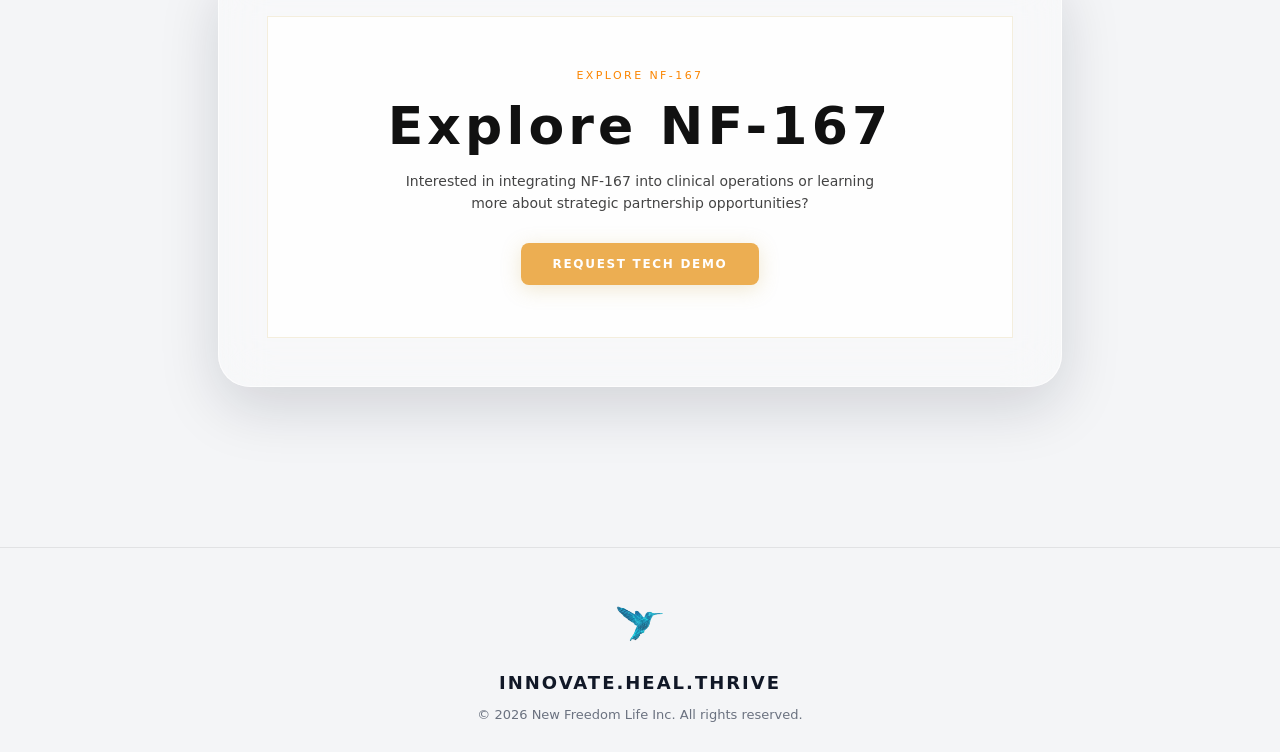
<file: NF-167.html>
<!DOCTYPE html>
<html lang="en">
<head>
<meta charset="UTF-8">
<meta name="viewport" content="width=device-width, initial-scale=1.0">
<title>New Freedom Life | NF-167</title>
<link rel="stylesheet" href="./NF-167.css">
<link rel="icon"type="image/png" href="./assests/logo.png">
</head>
<body>
  <nav>
    <div class="brand">
      <div class="nav-logo">
        <img src="./assests/logo.png" alt="logo">
      </div>
      <div class="logotext">NEW FREEDOM LIFE ECOSYSTEM</div>
    </div>
      <button class="menu-toggle" aria-label="Toggle navigation">
        <span></span>
        <span></span>
        <span></span>
      </button>
      <ul class="nav-links">
        <li><a href="index.html">HOME</a></li>
        <li><a href="branches.html">ECOSYSTEM BRANCHES</a></li>
        <li><a href="NF-167.html">NF-167</a></li>
        <li><a href="leadership.html">LEADERSHIP</a></li>
        <li><a href="contact.html">CONTACT</a></li>
      </ul>
    </nav>
    <script>
      const menuToggle = document.querySelector(".menu-toggle");
      const navLinks = document.querySelector(".nav-links");

      menuToggle.addEventListener("click", () => {
      navLinks.classList.toggle("active");
      });
</script>

<div class="hero animate">
  <p class="hero-eyebrow">System Deep Dive</p>
  <h1 class="hero-title">NF-167</h1>
  <p class="hero-sub">Continuous Support Across the 167-Hour Gap.</p>
</div>

<!--THE CARE GAP-->
<section>
  <div class="container">
    <div class="section-glass">
    <div class="care-gap-grid">
      <div class="care-gap-content animate delay-1">
        <span class="section-label">The Care Gap</span>
        <h2>The Structural Gap<br>in Modern Care</h2>
        <p>In the standard model of care, a patient may receive clinical supervision for just one hour a week. That leaves 167 hours when the individual is largely on their own.</p>
        <ul>
          <li><strong>The Standard:</strong> One hour of therapy. One hundred sixty-seven hours without continuous support.</li>
          <li><strong>The Risk Zone:</strong> Relapse often happens in the gap, far from the clinic and far from immediate help.</li>
          <li><strong>The System Failure:</strong> Paper journals and static apps go quiet when the patient enters the gap.</li>
        </ul>
        <p class="conclusion-text">Conclusion: the care model needs an operating layer that remains present between clinical encounters.</p>
      </div>
      <div class="animate delay-2">
        <div class="glass clock-card">
          <div class="clock-ring">
            <span class="clock-1h">1h</span>
            <span class="clock-num">167</span>
            <span class="clock-label">Hours Alone</span>
          </div>
        </div>
      </div>
    </div>
  </div>
  </div>
</section>

<!--CLINICAL OS-->
<section>
  <div class="container">
    <div class="section-glass">
    <div class="clinical-os-grid">
      <div class="animate delay-1">
        <div class="glass steps-stack">
          <div class="step-btn active">1. Biometric Telemetry</div>
          <div class="step-connector">↓</div>
          <div class="step-btn">2. Context-Aware Intelligence</div>
          <div class="step-connector">↓</div>
          <div class="step-btn">3. Encrypted Micro-Community</div>
        </div>
      </div>
      <div class="clinical-os-text animate delay-2">
        <span class="section-label">Continuous Care Architecture</span>
        <h2>A Clinical Operating Layer, Not a Consumer Wellness App</h2>
        <p>NF-167 is not designed as a passive consumer wellness tool. It is a clinical operating layer that brings together biometric data, AI context, and peer support within one care environment.</p>
        <p>Its purpose is to remain close at hand throughout the day, helping preserve continuity of care regardless of time or location.</p>
      </div>
    </div>
  </div>
  </div>
</section>

<!--ADAPTIVE PHASING-->
<section>
  <div class="container">
    <div class="section-glass">
    <div class="adaptive-grid">
      <div class="adaptive-text animate delay-1">
        <span class="section-label">Adaptive Intelligence</span>
        <h2>Adaptive Phasing Framework</h2>
        <p>The OS adapts to the user's recovery stage. Content is calibrated to the level of need, and Atlas adjusts the interface and required protocols based on where the user is in the journey.</p>
        <p>From high-touch crisis support to longer-term growth, the framework evolves alongside the patient.</p>
      </div>
      <div class="animate delay-2">
        <div class="glass atlas-card">
          <div class="atlas-header">
            <span class="atlas-title">Atlas Engine</span>
            <span class="atlas-active">● Active</span>
          </div>
          <div class="phase-item phase-active">
            <div class="phase-row">
              <span class="phase-name">Phase 1: Stabilization</span>
              <span class="phase-badge badge-current">Current</span>
            </div>
            <div class="phase-desc">Crisis Tools. High-touch grounding. Focus on acute distress.</div>
          </div>
          <div class="phase-item phase-inactive">
            <div class="phase-row">
              <span class="phase-name">Phase 2: Balance</span>
              <span class="phase-badge badge-upcoming">Upcoming</span>
            </div>
            <div class="phase-desc">Routine. Habits architecture. Focus on consistency &amp; emotional regulation.</div>
          </div>
          <div class="phase-item phase-inactive">
            <div class="phase-row">
              <span class="phase-name">Phase 3: Growth</span>
              <span class="phase-badge badge-upcoming">Upcoming</span>
            </div>
            <div class="phase-desc">Optimization tools. Leadership focus. NFF qualification criteria.</div>
          </div>
        </div>
      </div>
    </div>
  </div>
  </div>
</section>

<!--DAILY TRIO-->
<section>
  <div class="container">
    <div class="section-glass">
    <div class="daily-grid">
      <div class="animate delay-1">
        <div class="glass daily-card">
          <div class="daily-card-header">
            <span class="daily-card-title">The Daily Trio</span>
            <span class="trio-badge">Trio</span>
          </div>
          <div class="trio-item">
            <div>
              <div class="trio-item-label">Biometric Check</div>
              <div class="trio-item-sub">Daily Mood &amp; Functioning Log</div>
            </div>
            <div class="trio-dot done"></div>
          </div>
          <div class="trio-item">
            <div>
              <div class="trio-item-label">Neural Regulation</div>
              <div class="trio-item-sub">Immersive Grounding · Stimulatory</div>
            </div>
            <span class="trio-btn">Start</span>
          </div>
          <div class="trio-item">
            <div>
              <div class="trio-item-label">Physical Activation</div>
              <div class="trio-item-sub">Phase 1 Movement Goal</div>
            </div>
            <div class="trio-dot"></div>
          </div>
        </div>
      </div>
      <div class="daily-text animate delay-2">
        <span class="section-label">Structured Daily Engagement</span>
        <h2>A Framework for Daily Consistency</h2>
        <p>In early recovery, cognitive overload can become a major relapse trigger. By simplifying the daily dashboard into three non-negotiable actions, the Daily Trio reduces friction and helps prevent overwhelm.</p>
        <p>The daily flow asks users to log their biometrics, complete guided neural regulation, and pursue physical activation. Micro-consistency builds macro-resilience.</p>
      </div>
    </div>
  </div>
  </div>
</section>

<!--GUIDED PROGRESSION-->
<section>
  <div class="container">
    <div class="section-glass">
    <div class="guided-grid">
      <div class="guided-text animate delay-1">
        <span class="section-label">Guided Progression</span>
        <h2>Recovery Requires Active Engagement</h2>
        <p>Cognitive absorption requires active engagement. We intentionally introduce friction into the OS so the user slows down and internalises the curriculum.</p>
        <p>The Pedagogical Lock maps the user's stress markers and deploys stabilisation audio when needed. The practical exercise stays locked until the five-minute grounding audio has been completed.</p>
      </div>
      <div class="animate delay-2">
        <div class="glass module-card">
          <div class="module-header">
            <span class="module-label">Clinical Module</span>
            <span class="locked-badge">🔒 Locked</span>
          </div>
          <div class="audio-block">
            <div class="play-btn"></div>
            <div class="audio-title">5-Minute Grounding Audio</div>
            <div class="meter">
            <span style="width:75%"></span>
          </div>
          </div>
          <div class="exercise-block">
            <div class="lock-icon">🔒</div>
            <div class="exercise-label">Practical Exercise</div>
            <div class="exercise-sub">Must complete audio to unlock</div>
          </div>
        </div>
      </div>
    </div>
  </div>
  </div>
</section>

<!--ATLAS CONTEXT SUPPORT-->
<section>
  <div class="container">
    <div class="section-glass">
    <div class="atlas-support-grid">
      <div class="animate delay-1">
        <div class="glass chat-card">
          <div class="chat-header">
            <span class="chat-title">Talk to Atlas</span>
            <span class="online-badge">● Online</span>
          </div>
          <div class="chat-bubble bubble-user">Atlas, I'm feeling really anxious right now.</div>
          <div class="chat-bubble bubble-atlas">
            I can see you are in Stabilisation mode. Let's try the 4-7-8 breathing technique we learned previously.
            <br><span class="bubble-cta">Start Breathing Exercise</span>
          </div>
        </div>
      </div>
      <div class="atlas-support-text animate delay-2">
        <span class="section-label">Context-Aware Support</span>
        <h2>Immediate Support in Context</h2>
        <p>Atlas is not a generic chatbot. It is an intelligent support engine that reads the user's profile, current phasing, past biometric entries, and historical triggers.</p>
        <p>When distress spikes, Atlas can deliver immediate, personalised grounding techniques without forcing the user to wait for the next scheduled session.</p>
      </div>
    </div>
  </div>
  </div>
</section>

<!--PEER SUPPORT-->
<div class="container">
  <div class="section-glass">
    <div class="animate">
      <span class="section-label peer-eyebrow">Immediate Access</span>
      <h2 class="peer-support-title">Peer Support and the Clinical Bridge</h2>
    </div>
    
    <div class="peer-cards">
      <!-- Micro-Pod Architecture Card -->
      <div class="glass peer-card animate delay-1">
        <div class="pod-graphic" id="podCanvasContainer">
          <svg class="pod-svg-lines" id="podSvgLines"></svg>
        </div>
        <div class="peer-card-title">Micro-Pod Architecture</div>
        <p class="peer-card-desc">Zero noise. No algorithms, likes, or infinite scroll. Users are placed in secure pods of five peers, creating an encrypted channel for vulnerability and accountability in place of noisy social feeds.</p>
      </div>
      
      <!-- One-Tap Clinical Support Card -->
      <div class="glass peer-card teal-accent animate delay-2">
        <div class="peer-icon-box">
          <div class="shield-badge">
            <div class="hipaa-tag">+ HIPAA ENCRYPTED</div>
            <div class="shield-icon">🛡️</div>
            <div class="audio-waves">
              <div class="wave-bar"></div>
              <div class="wave-bar"></div>
              <div class="wave-bar"></div>
              <div class="wave-bar"></div>
              <div class="wave-bar"></div>
            </div>
          </div>
        </div>
        <div class="peer-card-title">One-Tap Clinical Support</div>
        <p class="peer-card-desc">Scheduling a therapy session can take days. A crisis happens now. By integrating ZogoCloud's low-latency video SDK, users can access a clinical professional with one tap — a direct and secure connection with a 30-minute hard stop.</p>
      </div>
    </div>
  </div>
</div>

<script>
  // JavaScript to generate dynamic interconnected glowing network nodes for the Micro-Pod Architecture matching the video vibe
  document.addEventListener("DOMContentLoaded", () => {
    const container = document.getElementById("podCanvasContainer");
    const svg = document.getElementById("podSvgLines");
    const nodeCount = 5; // Secure pods of five peers
    const radius = 32; // Distance from center
    const centerX = 45;
    const centerY = 45;
    const nodes = [];

    svg.setAttribute("viewBox", "0 0 90 90");

    // Create interconnected coordinates in a pentagon shape
    for (let i = 0; i < nodeCount; i++) {
      const angle = (i * 2 * Math.PI) / nodeCount - Math.PI / 2;
      const x = centerX + radius * Math.cos(angle);
      const y = centerY + radius * Math.sin(angle);
      nodes.push({ x, y });

      const nodeEl = document.createElement("div");
      nodeEl.className = "pod-node";
      nodeEl.style.left = `${x}px`;
      nodeEl.style.top = `${y}px`;
      container.appendChild(nodeEl);
    }

    // Draw connecting lines between nodes dynamically to replicate secure peer web
    for (let i = 0; i < nodeCount; i++) {
      for (let j = i + 1; j < nodeCount; j++) {
        const line = document.createElementNS("http://www.w3.org/2000/svg", "line");
        line.setAttribute("x1", nodes[i].x);
        line.setAttribute("y1", nodes[i].y);
        line.setAttribute("x2", nodes[j].x);
        line.setAttribute("y2", nodes[j].y);
        line.setAttribute("stroke", "rgba(56, 189, 248, 0.35)");
        line.setAttribute("stroke-width", "1.2");
        svg.appendChild(line);
      }
    }
  });
</script>

<!--PLATFORM SPECS-->
<section>
  <div class="container">
    <div class="section-glass">
    <div class="platform-grid">
      <div class="platform-text animate delay-1">
        <span class="section-label">Technical Infrastructure</span>
        <h2>Platform Specifications</h2>
        <p>The backend architecture is designed to support stringent medical compliance requirements while maintaining fast response times for users in crisis.</p>
      </div>
      <div class="animate delay-2">
        <div class="glass specs-card">
          <div class="spec-group">
            <div class="spec-group-title">Module A · The Clinical Setup</div>
            <div class="spec-row"><span class="spec-bullet spec-ok">✓</span> Low-Latency Video SDK (ZogoCloud)</div>
            <div class="spec-row"><span class="spec-bullet spec-ok">✓</span> End-to-End Encryption (HIPAA-Ready)</div>
            <div class="spec-row"><span class="spec-bullet spec-ok">✓</span> Dynamic ID (from_user_ID, room_ID)</div>
          </div>
          <div class="spec-group">
            <div class="spec-group-title">Module B · NF Pod System</div>
            <div class="spec-row"><span class="spec-bullet spec-ok">✓</span> Fixed-Vault grouping (max 5 users)</div>
            <div class="spec-row"><span class="spec-bullet spec-ok">✓</span> Bespoke Flagging (no rich knowledge-flag)</div>
            <div class="spec-row">
              <span class="spec-bullet">●</span>
              <span>All Systems Normal</span>
              <span class="spec-status">Live</span>
            </div>
          </div>
        </div>
      </div>
    </div>
  </div>
  </div>
</section>

<!--RECOGNISING RECOVERY-->
<section>
  <div class="container">
    <div class="section-glass">
    <div class="recovery-grid">
      <div class="animate delay-1">
        <div class="glass dev-card">
          <div class="dev-badge">
            <div class="dev-badge-text">In Development</div>
          </div>
          <div class="dev-sub">Phase 3 Deployment</div>
        </div>
      </div>
      <div class="recovery-text animate delay-2">
        <span class="section-label">Future Participation Layer</span>
        <h2>Recognising Recovery Consistency</h2>
        <p>Transparency is a core pillar of the New Freedom ecosystem. The property participation and equity conversion mechanics are still being developed for a later software rollout.</p>
        <p>Once live, the goal is to give consistent recovery behaviour a visible digital layer of recognition and participation. Through our upcoming <span class="proof-tag">Proof of Healing</span> protocol, users would be able to earn reward tokens for verified consistency. Journaling streaks, meditation minutes, and recovery milestones would translate into utility inside the OS, creating a clearer record of progress over time.</p>
      </div>
    </div>
  </div>
  </div>
</section>

<!--CTA-->
<div class="cta-section">
  <div class="container">
    <div class="section-glass">
    <div class="glass-strong cta-card animate">
      <p class="hero-eyebrow">Explore NF-167</p>
      <h2 class="cta-title">Explore NF-167</h2>
      <p class="cta-sub">Interested in integrating NF-167 into clinical operations or learning more about strategic partnership opportunities?</p>
      <a href="contact.html" class="cta-btn">Request Tech Demo</a>
    </div>
    </div>
  </div>
</div>
<footer class="footer">
        <div class="footer-content">
          <img src="./assests/logo.png" alt="logo" class="footer-logo">
           <h3>INNOVATE.HEAL.THRIVE</h3>
        <p class="footer-copy">
          © 2026 New Freedom Life Inc. All rights reserved.
        </p>
      </div>
</footer>

</body>
</html>
</file>
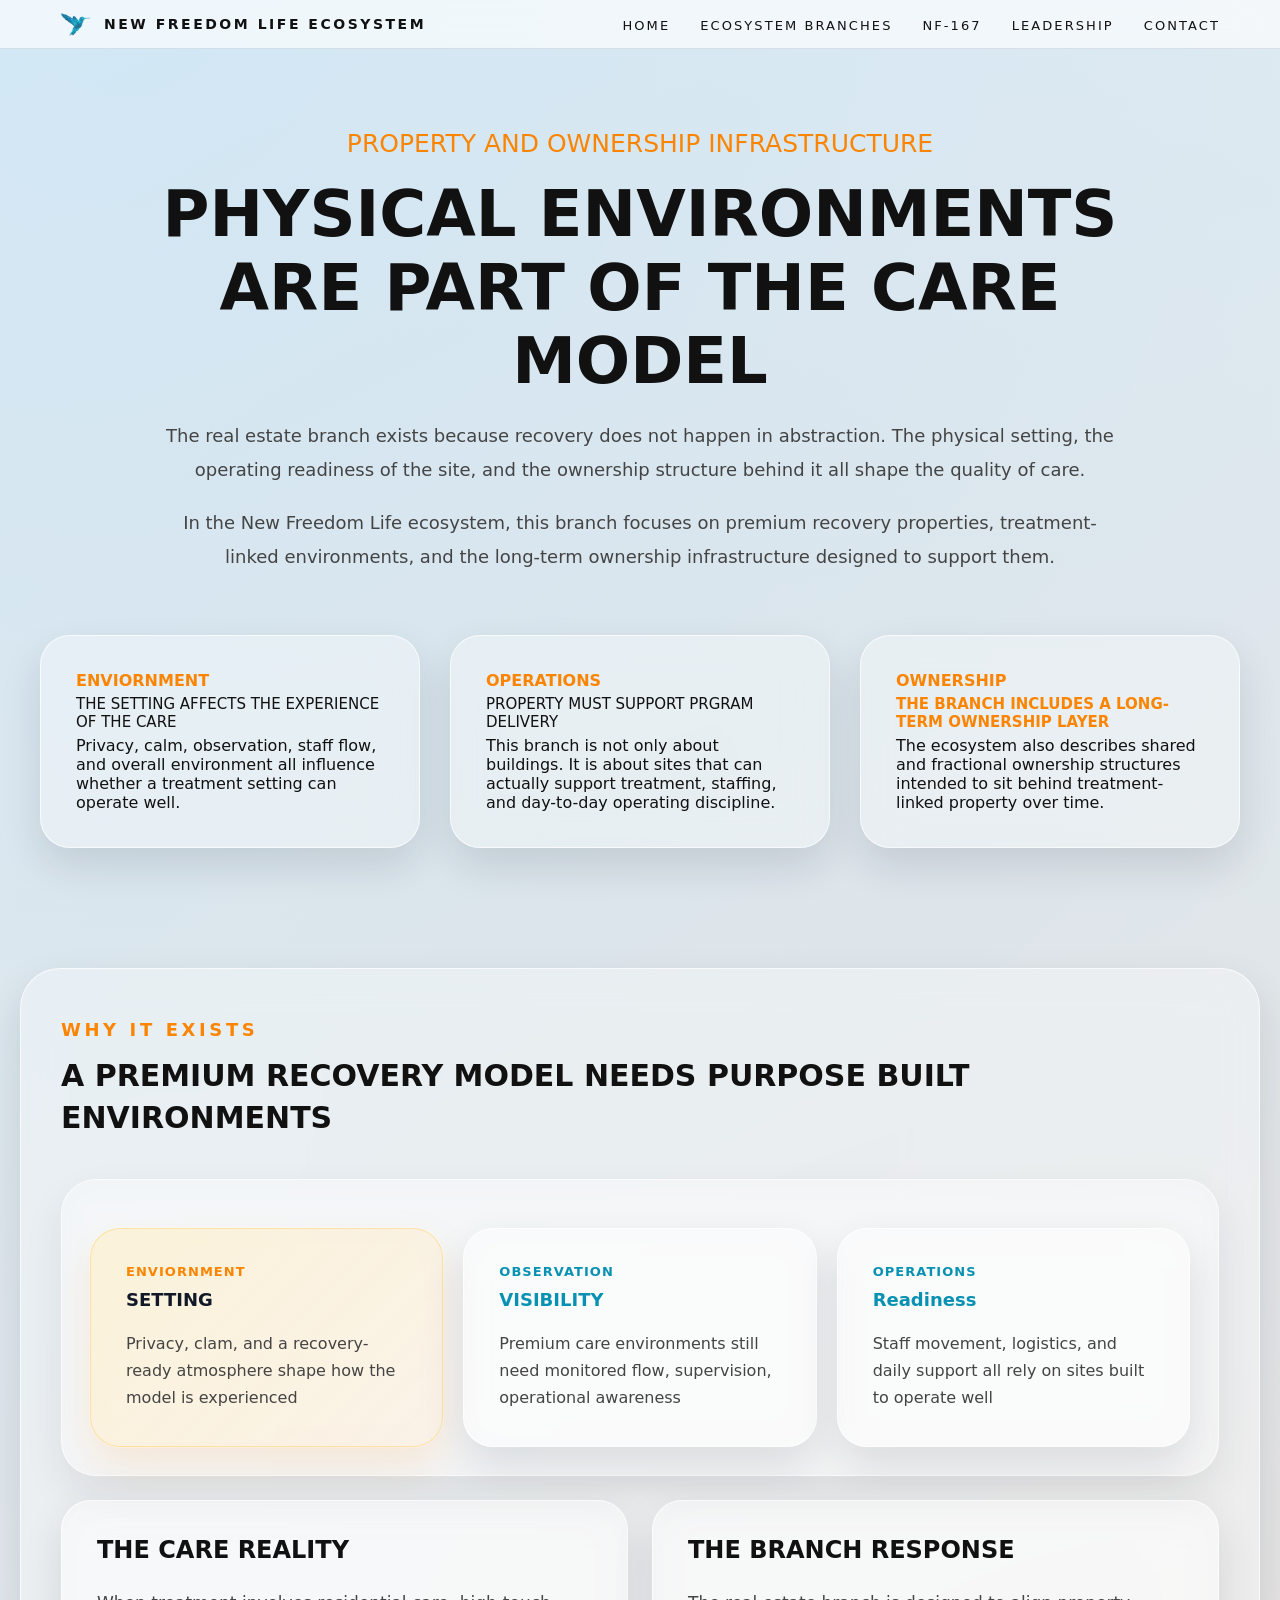
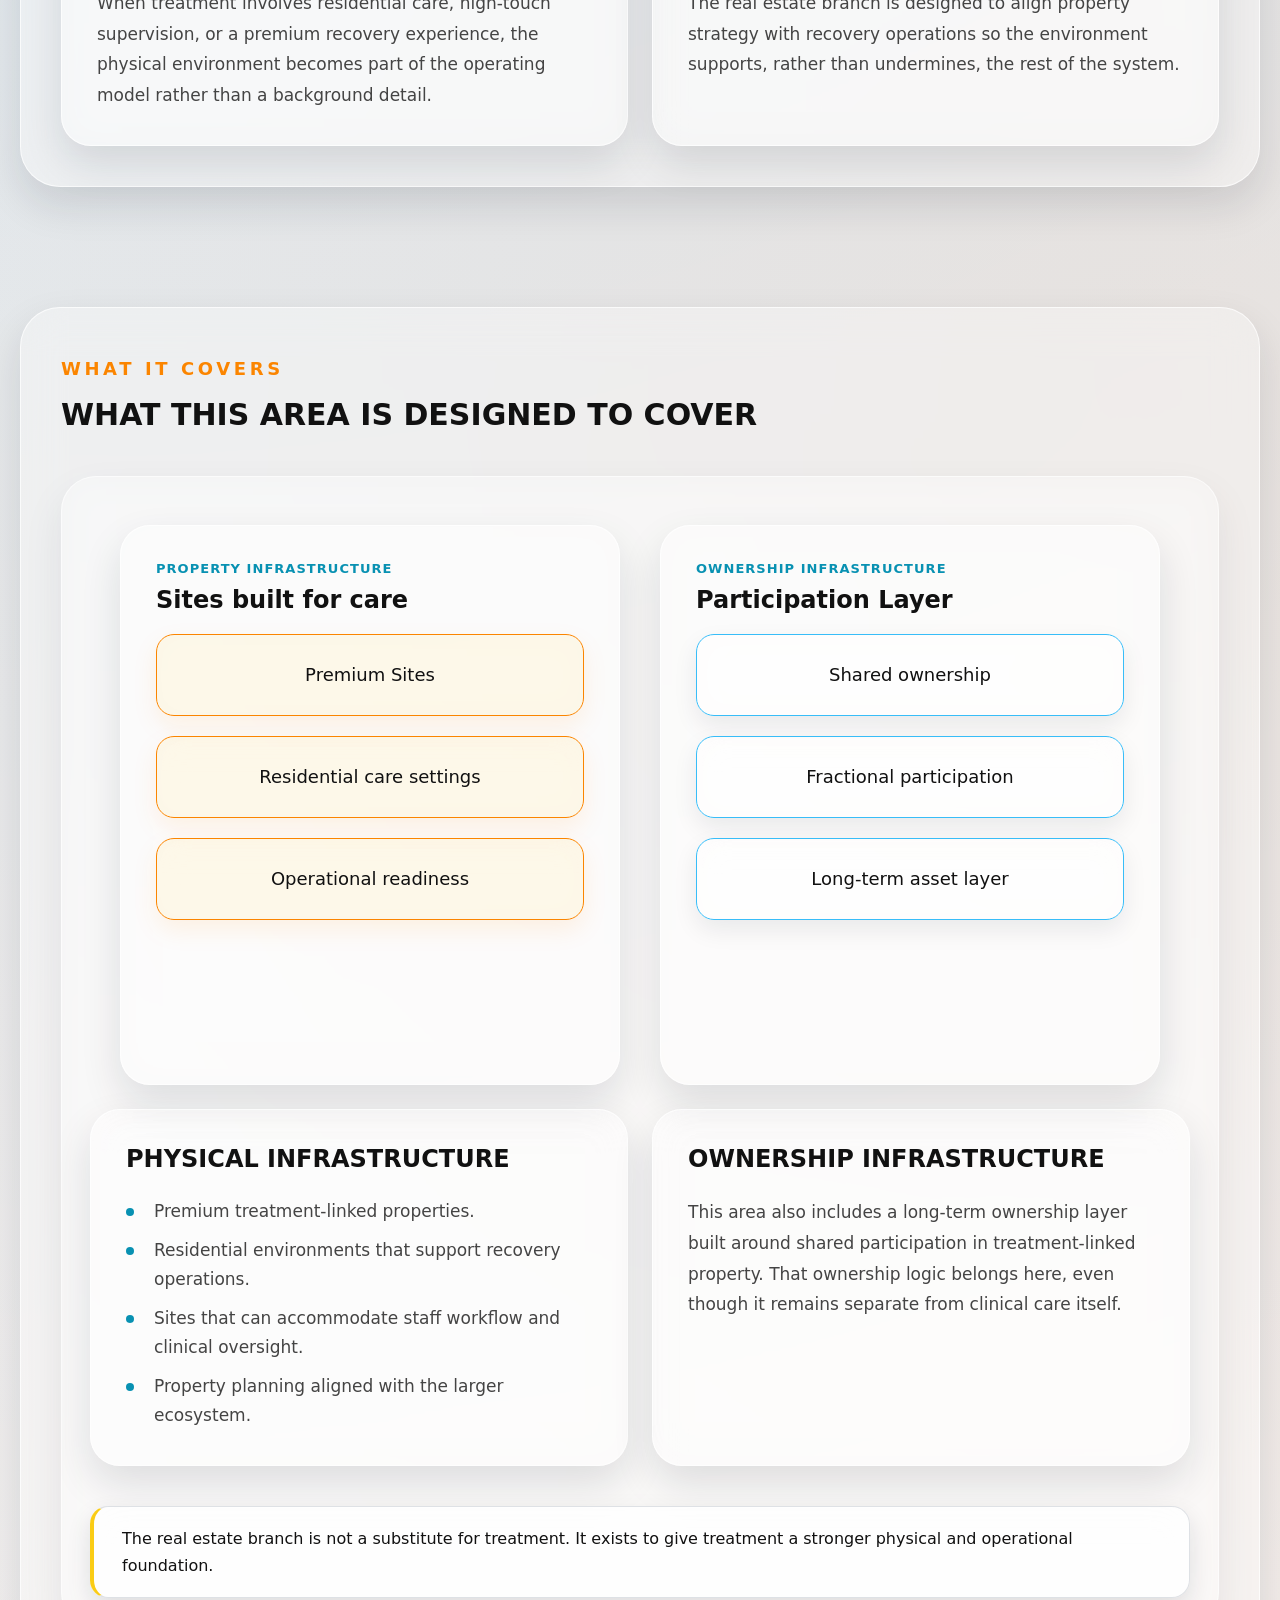
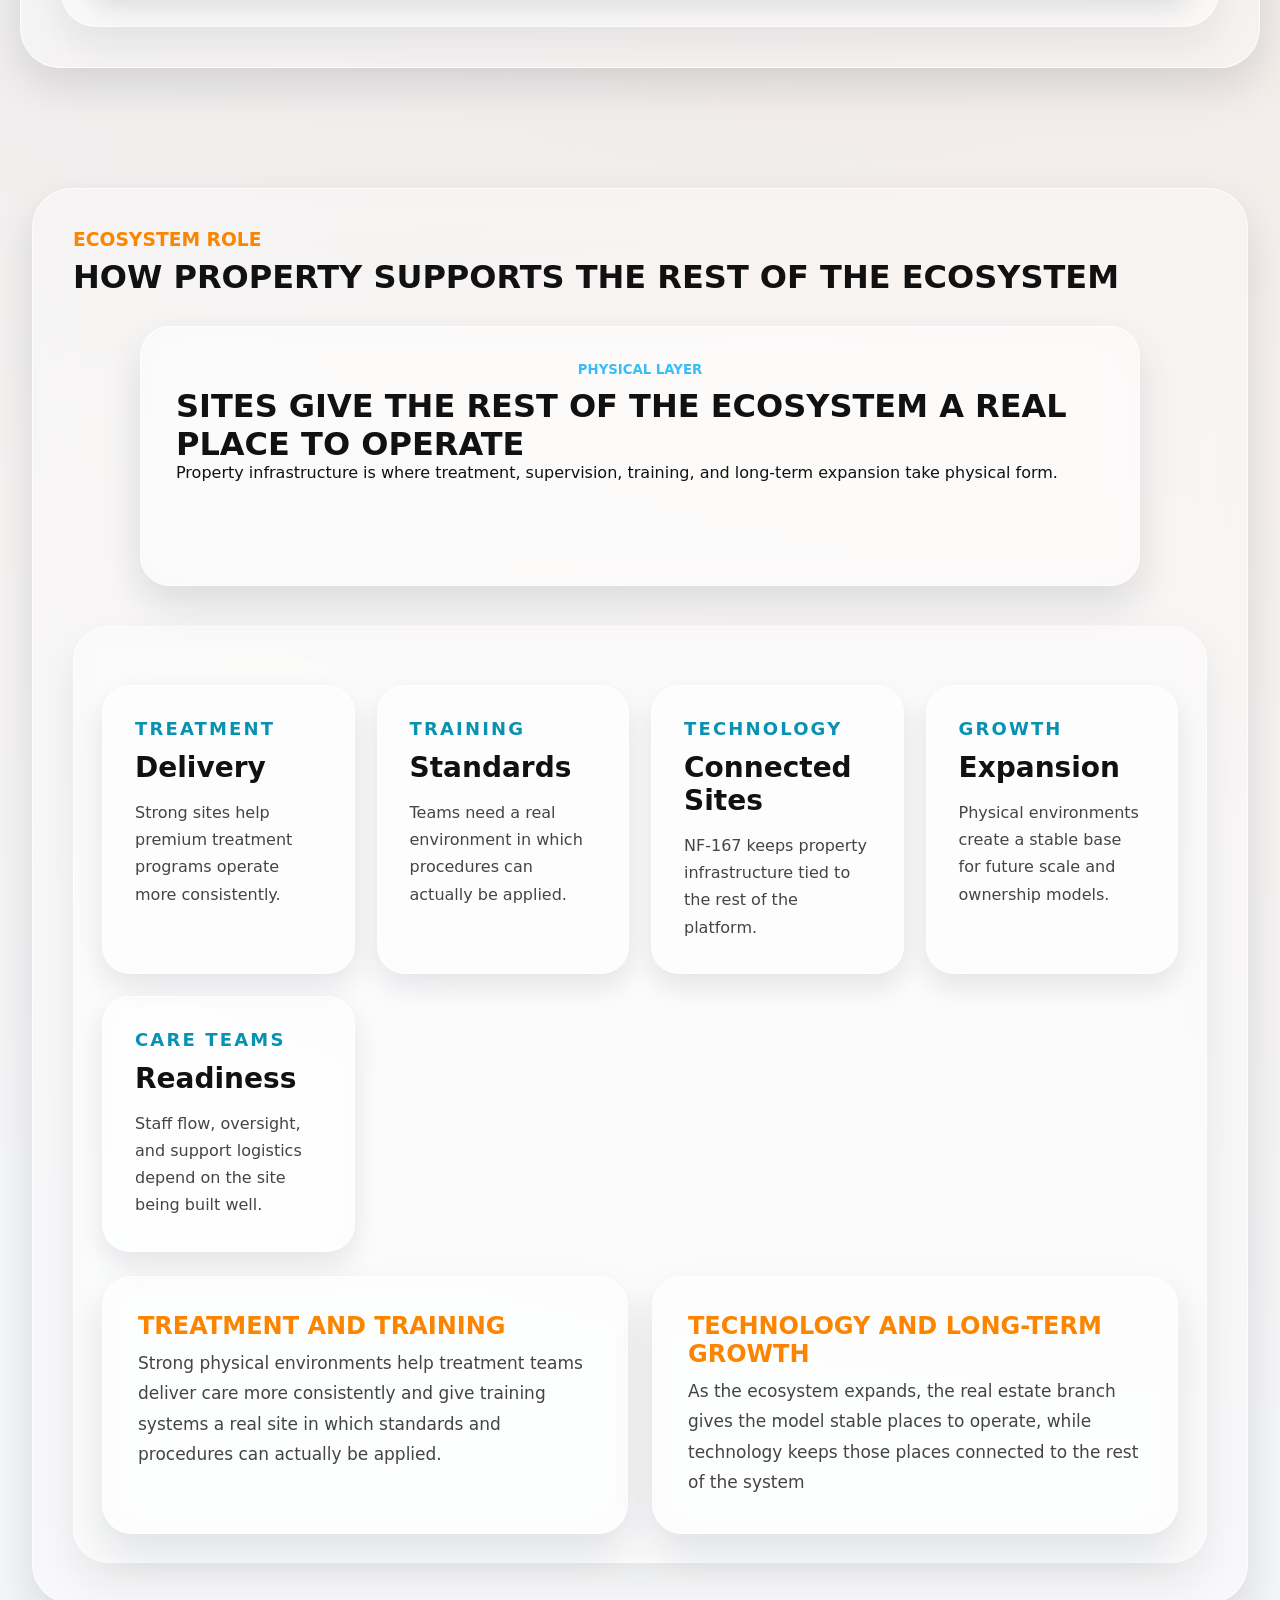
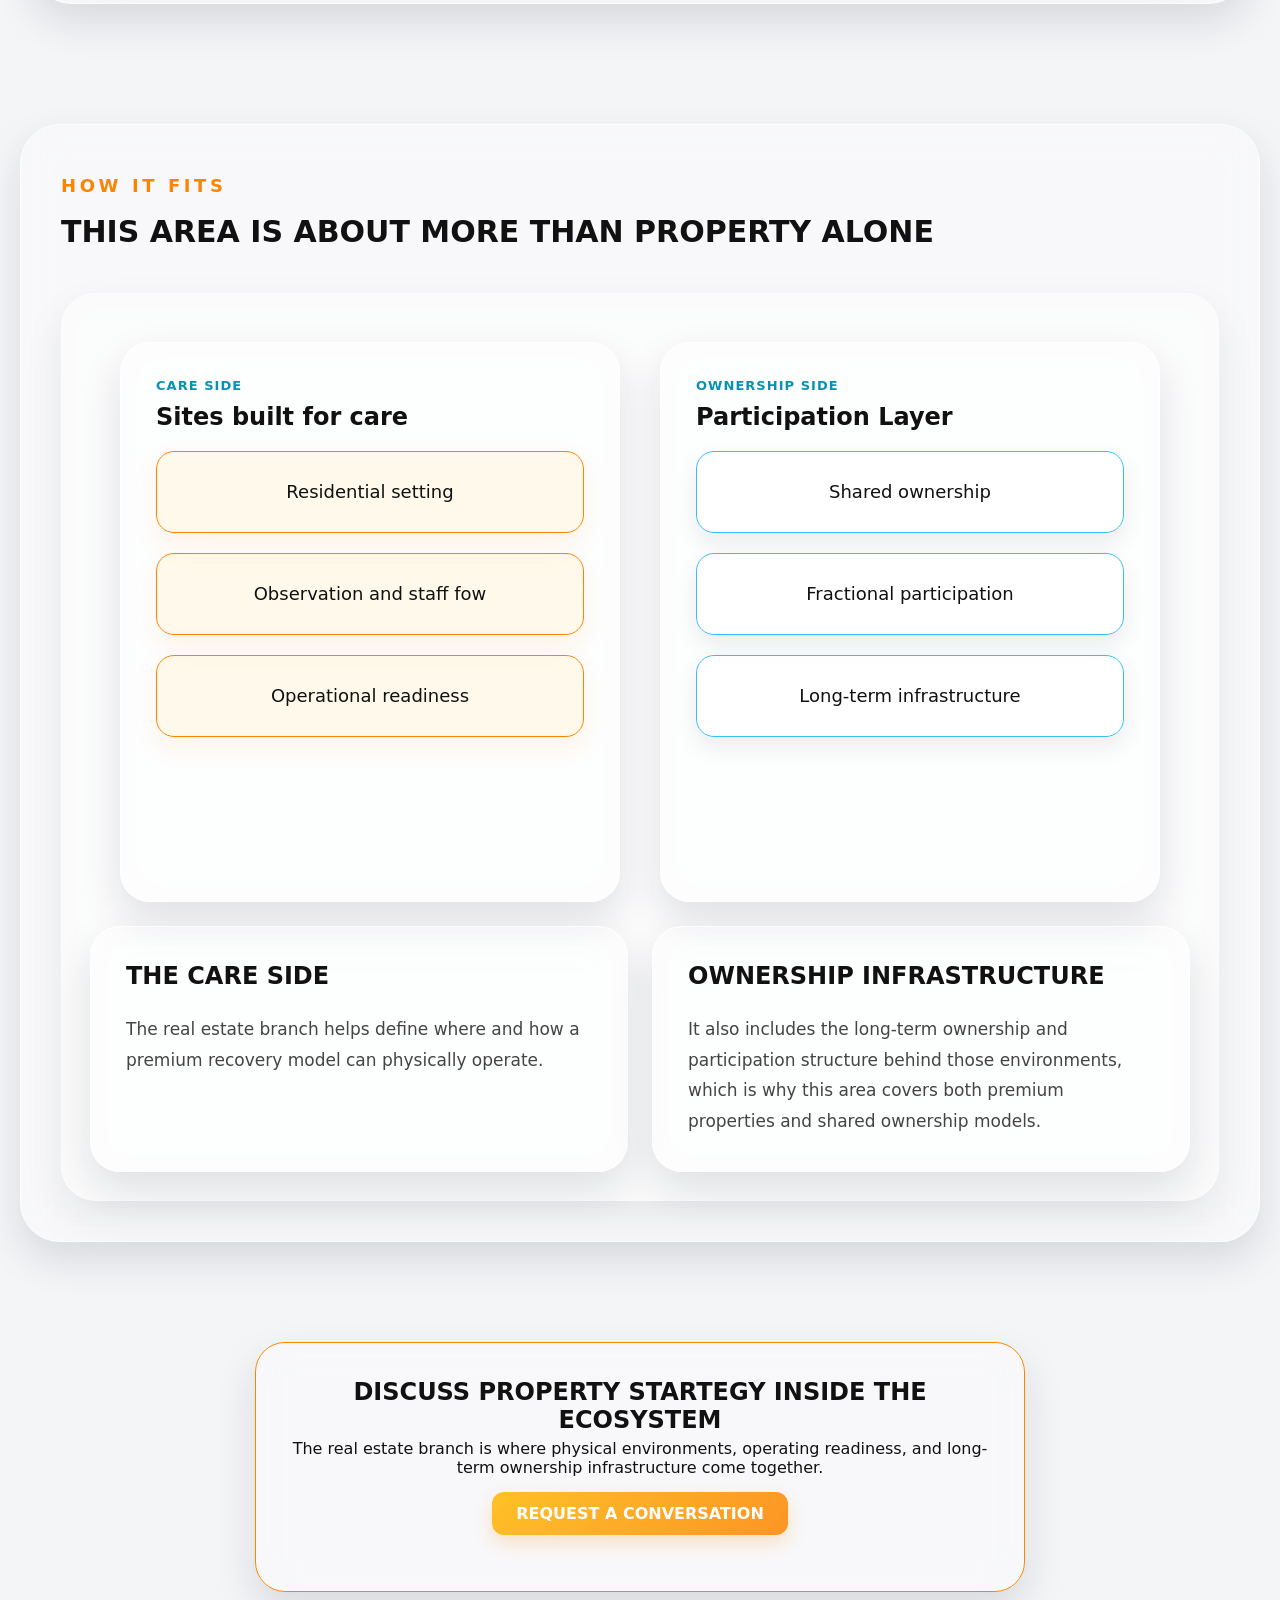
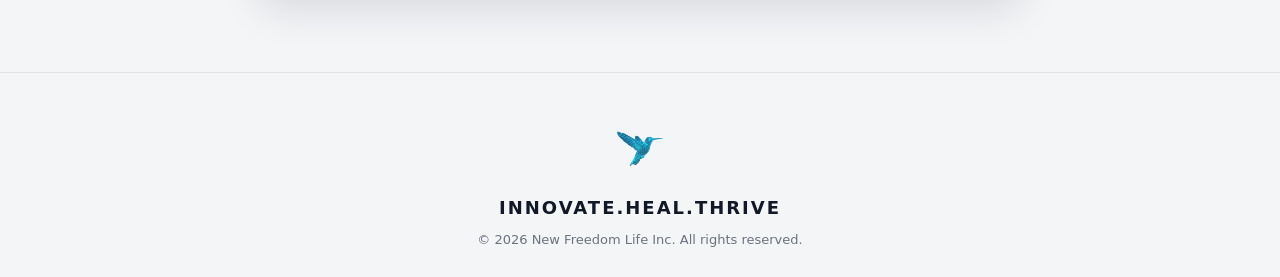
<file: realestate.html>
<!DOCTYPE html>
<html lang="en">
<head>
    <meta charset="UTF-8">
    <meta name="viewport" content="width=device-width, initial-scale=1.0">
    <title>New Freedom Life | Property and Ownership Infrastructure</title>
    <link rel="stylesheet" href="./realestate.css">
    <link rel="icon"type="image/png" href="./assests/logo.png">
</head>
<body>
    <nav>
        <div class="brand">
            <div class="nav-logo">
                <img src="./assests/logo.png" alt="logo">
            </div>
      <div class="logotext">NEW FREEDOM LIFE ECOSYSTEM</div>
        </div>
        <button class="menu-toggle" aria-label="Toggle navigation">
  <span></span>
  <span></span>
  <span></span>
</button>
      <ul class="nav-links">
        <li><a href="index.html">HOME</a></li>
        <li><a href="branches.html">ECOSYSTEM BRANCHES</a></li>
        <li><a href="NF-167.html">NF-167</a></li>
        <li><a href="leadership.html">LEADERSHIP</a></li>
        <li><a href="contact.html">CONTACT</a></li>
      </ul>
    </nav>
    <script>
        const menuToggle = document.querySelector(".menu-toggle");
        const navLinks = document.querySelector(".nav-links");

        menuToggle.addEventListener("click", () => {
        navLinks.classList.toggle("active");
        });
    </script>
    <div class="main">
        <h3>PROPERTY AND OWNERSHIP INFRASTRUCTURE</h3>
        <h1>PHYSICAL ENVIRONMENTS ARE PART OF THE CARE MODEL</h1>
        <p>The real estate branch exists because recovery does not happen in abstraction. The physical setting, the operating readiness of the site, and the ownership structure behind it all shape the quality of care.</p>
        <br>
        <p>In the New Freedom Life ecosystem, this branch focuses on premium recovery properties, treatment-linked environments, and the long-term ownership infrastructure designed to support them.</p>
    </div>
    <div class="cards-container">
    <div class="glass-card">
        <h4>ENVIORNMENT</h4>
        <p class="tag">THE SETTING AFFECTS THE EXPERIENCE OF THE CARE</p>
        <p>Privacy, calm, observation, staff flow, and overall environment all influence whether a treatment setting can operate well.</p>
    </div>
    <div class="glass-card">
        <h4>OPERATIONS</h4>
        <p class="tag">PROPERTY MUST SUPPORT PRGRAM DELIVERY</p>
        <p>This branch is not only about buildings. It is about sites that can actually support treatment, staffing, and day-to-day operating discipline.</p>
    </div>
    <div class="glass-card">
        <h4>OWNERSHIP</h4>
        <p class="tag">THE BRANCH INCLUDES A LONG-TERM OWNERSHIP LAYER</p>
        <p>The ecosystem also describes shared and fractional ownership structures intended to sit behind treatment-linked property over time.</p>
    </div>
    </div>
    <div class="what-wrapper">
    <div class="what-section">
        <h5>WHY IT EXISTS</h5>
        <p class="what-subtitle">
            A PREMIUM RECOVERY MODEL NEEDS PURPOSE BUILT ENVIRONMENTS
        </p>
        <div class="flow1-wrapper">
        <div class="what-does-container">
            <div class="glass-card small-card">
                    <h6>ENVIORNMENT</h6>
                    <h4>SETTING</h4>
                <p>Privacy, clam, and a recovery-ready atmosphere shape how the model is experienced</p>
            </div>
            <div class="glass-card small-card">
                <h6>OBSERVATION</h6>
                <h4>VISIBILITY</h4>
                <p>Premium care environments still need monitored flow, supervision, operational awareness</p>
            </div>
            <div class="glass-card small-card">
                    <h6>OPERATIONS</h6>
                <h4>Readiness</h4>
                <p>Staff movement, logistics, and daily support all rely on sites built to operate well</p>
            </div>
            </div>
        </div>
      </div>
      <div class="info-cards">
      <div class="glass-card1">
        <h3>THE CARE REALITY</h3>
        <p>When treatment involves residential care, high-touch supervision, or a premium recovery experience, the physical environment becomes part of the operating model rather than a background detail.</p>
      </div>
      <div class="glass-card1">
            <h3>THE BRANCH RESPONSE</h3>
            <p>The real estate branch is designed to align property strategy with recovery operations so the environment supports, rather than undermines, the rest of the system.</p>
      </div>
    </div>
</div>
    <div class="what-wrapper what-covers-wrapper">
    <div class="what-section">
        <h5>WHAT IT COVERS</h5>
        <p class="what-subtitle">
           WHAT THIS AREA IS DESIGNED TO COVER
        </p>
        <div class="flow1-wrapper">
        <div class="what-does-container">
            <div class="glass-card">
                    <h6>PROPERTY INFRASTRUCTURE</h6>
                    <h4>Sites built for care</h4>
                    <div class="mini-glass">
                        <p>Premium Sites</p>
                    </div>
                    <div class="mini-glass">
                        <p>Residential care settings</p>
                    </div>
                    <div class="mini-glass">
                        <p>Operational readiness</p>
                    </div>
            </div>
                <div class="glass-card">
                    <h6>OWNERSHIP INFRASTRUCTURE</h6>
                    <h4>Participation Layer</h4>
                    <div class="mini-glass">
                        <p>Shared ownership</p>
                    </div>
                    <div class="mini-glass">
                        <p>Fractional participation</p>
                    </div>
                    <div class="mini-glass">
                        <p>Long-term asset layer</p>
                    </div>
                </div>
            </div>
                  <div class="info-cards">
      <div class="glass-card1">
        <h3>PHYSICAL INFRASTRUCTURE</h3>
        <ul class="core-list">
            <li>Premium treatment-linked properties.</li>
            <li>Residential environments that support recovery operations.</li>
            <li>Sites that can accommodate staff workflow and clinical oversight.</li>
            <li>Property planning aligned with the larger ecosystem.</li>
        </ul>
      </div>
      <div class="glass-card1">
            <h3>OWNERSHIP INFRASTRUCTURE</h3>
            <p>This area also includes a long-term ownership layer built around shared participation in treatment-linked property. That ownership logic belongs here, even though it remains separate from clinical care itself.</p>
      </div>
       </div>
       <div class="quote-card">
    <p>
      The real estate branch is not a substitute for treatment. It exists to give treatment a stronger physical and operational foundation.
    </p>
  </div>
    </div>
    </div>
    </div>
</div>
<!--eco-system-->
<div class="eco-system">
    <div class="eco-wrapper">

        <h3>ECOSYSTEM ROLE</h3>

        <h1>HOW PROPERTY SUPPORTS THE REST OF THE ECOSYSTEM</h1>

        <div class="glass-card-eco">
            <h5>PHYSICAL LAYER</h5>

            <h1>SITES GIVE THE REST OF THE ECOSYSTEM A REAL PLACE TO OPERATE</h1>

            <p>
                Property infrastructure is where treatment,
                supervision, training, and long-term expansion
                take physical form.
            </p>
        </div>

        <div class="flow1-wrapper">

            <div class="eco-cards-container">

                <div class="glass-card2 small-card">
                    <h4>TREATMENT</h4>
                    <h2>Delivery</h2>
                    <p>
                        Strong sites help premium treatment
                        programs operate more consistently.
                    </p>
                </div>

                <div class="glass-card2 small-card">
                    <h4>TRAINING</h4>
                    <h2>Standards</h2>
                    <p>
                        Teams need a real environment in which
                        procedures can actually be applied.
                    </p>
                </div>

                <div class="glass-card2 small-card">
                    <h4>TECHNOLOGY</h4>
                    <h2>Connected Sites</h2>
                    <p>
                        NF-167 keeps property infrastructure
                        tied to the rest of the platform.
                    </p>
                </div>

                <div class="glass-card2 small-card">
                    <h4>GROWTH</h4>
                    <h2>Expansion</h2>
                    <p>
                        Physical environments create a stable
                        base for future scale and ownership models.
                    </p>
                </div>

                <div class="glass-card2 small-card">
                    <h4>CARE TEAMS</h4>
                    <h2>Readiness</h2>
                    <p>
                        Staff flow, oversight, and support logistics
                        depend on the site being built well.
                    </p>
                </div>

            </div>
            <div class="info-cards">

                <div class="glass-card1">
                    <h3>TREATMENT AND TRAINING</h3>

                    <p>
                        Strong physical environments help treatment teams deliver care more consistently and give training systems a real site in which standards and procedures can actually be applied.
                    </p>
                </div>

                <div class="glass-card1">
                    <h3>TECHNOLOGY AND LONG-TERM GROWTH</h3>

                    <p>
                        As the ecosystem expands, the real estate branch gives the model stable places to operate, while technology keeps those places connected to the rest of the system
                    </p>
                </div>

            </div>

        </div>

    </div>
</div>
<div class="what-wrapper what-covers-wrapper">
    <div class="what-section">
        <h5>HOW IT FITS</h5>
        <p class="what-subtitle">
           THIS AREA IS ABOUT MORE THAN PROPERTY ALONE
        </p>
        <div class="flow1-wrapper">
        <div class="what-does-container">
            <div class="glass-card">
                    <h6>CARE SIDE</h6>
                    <h4>Sites built for care</h4>
                    <div class="mini-glass">
                        <p>Residential setting</p>
                    </div>
                    <div class="mini-glass">
                        <p>Observation and staff fow</p>
                    </div>
                    <div class="mini-glass">
                        <p>Operational readiness</p>
                    </div>
            </div>
                <div class="glass-card">
                    <h6>OWNERSHIP SIDE</h6>
                    <h4>Participation Layer</h4>
                    <div class="mini-glass">
                        <p>Shared ownership</p>
                    </div>
                    <div class="mini-glass">
                        <p>Fractional participation</p>
                    </div>
                    <div class="mini-glass">
                        <p>Long-term infrastructure</p>
                    </div>
                </div>
            </div>
                  <div class="info-cards">
      <div class="glass-card1">
        <h3>THE CARE SIDE</h3>
        <p>The real estate branch helps define where and how a premium recovery model can physically operate.</p>
      </div>
      <div class="glass-card1">
            <h3>OWNERSHIP INFRASTRUCTURE</h3>
            <p>It also includes the long-term ownership and participation structure behind those environments, which is why this area covers both premium properties and shared ownership models.</p>
      </div>
       </div>
    </div>
    </div>
    </div>
</div>
<div class="glass-card-info">
    <h2>DISCUSS PROPERTY STARTEGY INSIDE THE ECOSYSTEM</h2>
    <p>The real estate branch is where physical environments, operating readiness, and long-term ownership infrastructure come together.</p>
    <a href="contact.html" class="btn">REQUEST A CONVERSATION</a>
</div>
<footer class="footer">
        <div class="footer-content">
            <img src="./assests/logo.png" alt="logo" class="footer-logo">
           <h3>INNOVATE.HEAL.THRIVE</h3>
        <p class="footer-copy">
          © 2026 New Freedom Life Inc. All rights reserved.
        </p>
      </div>
</footer>



</body>
</html>
</file>
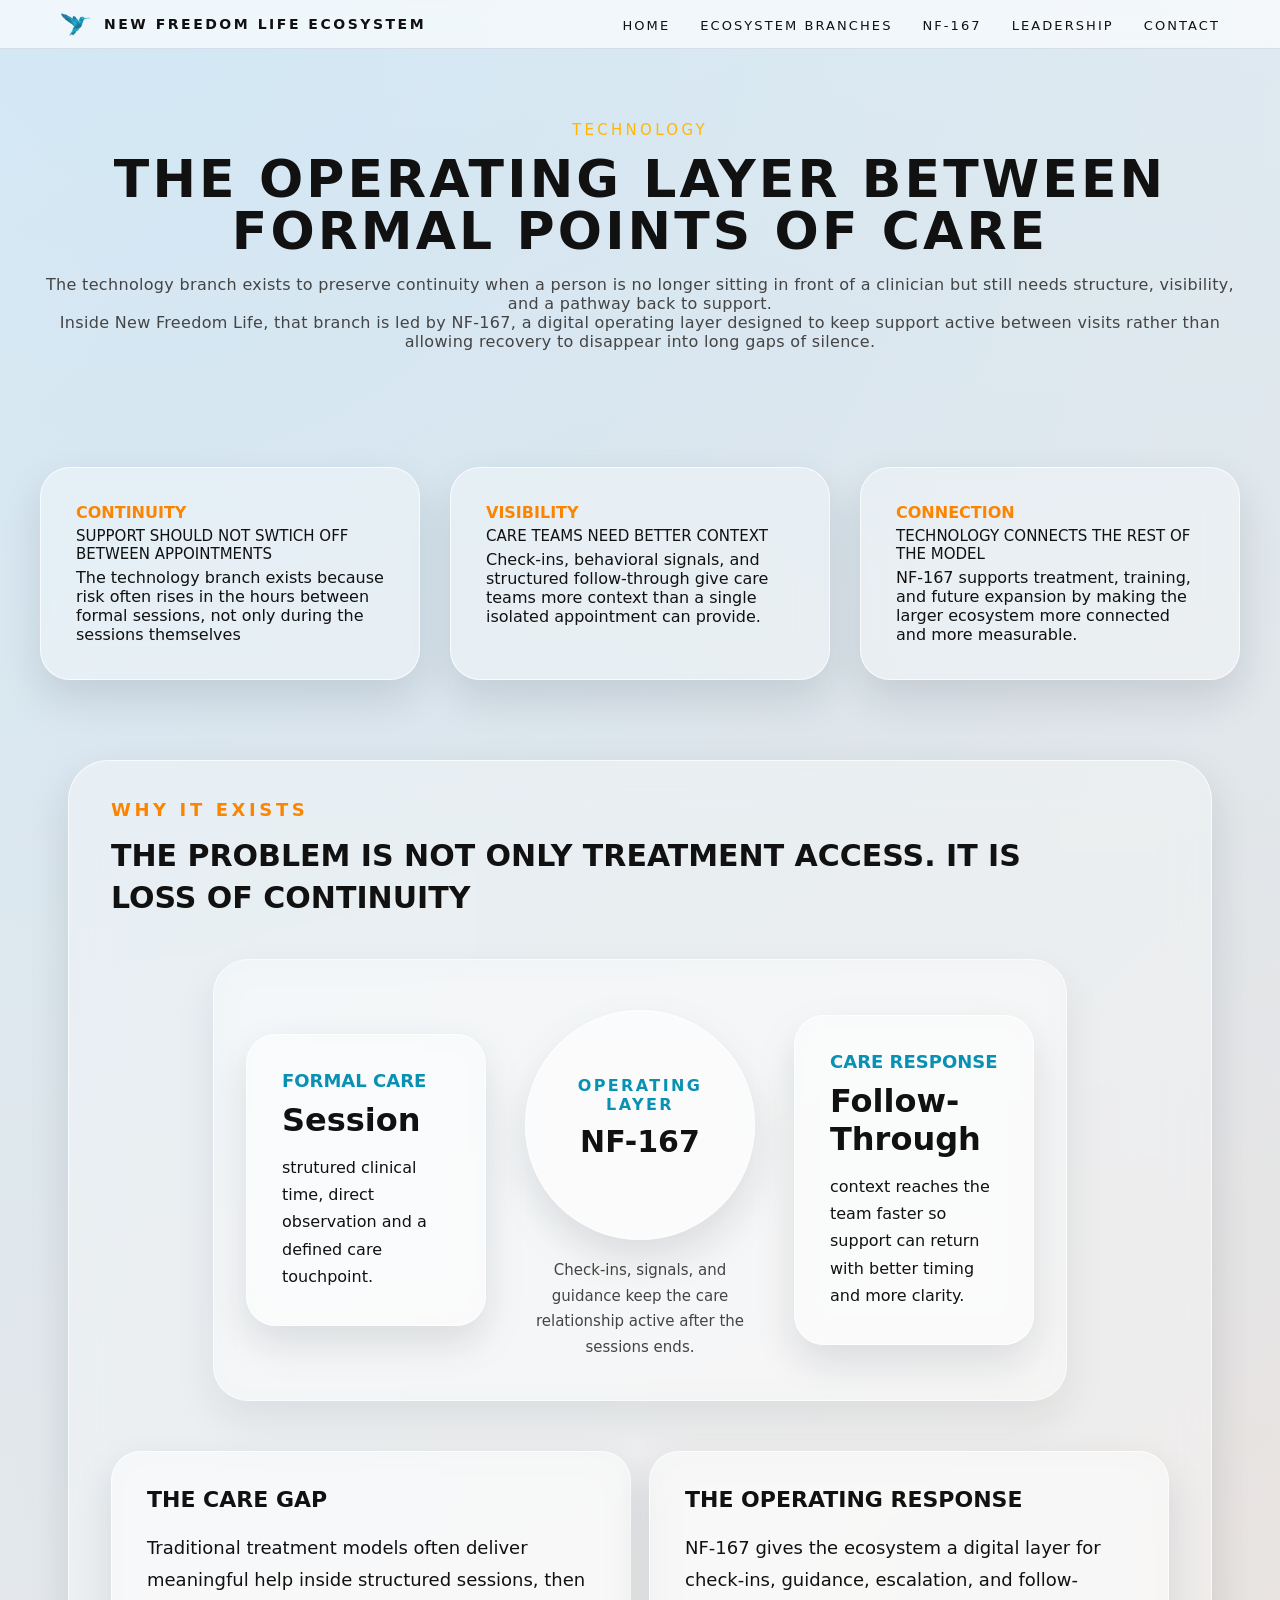
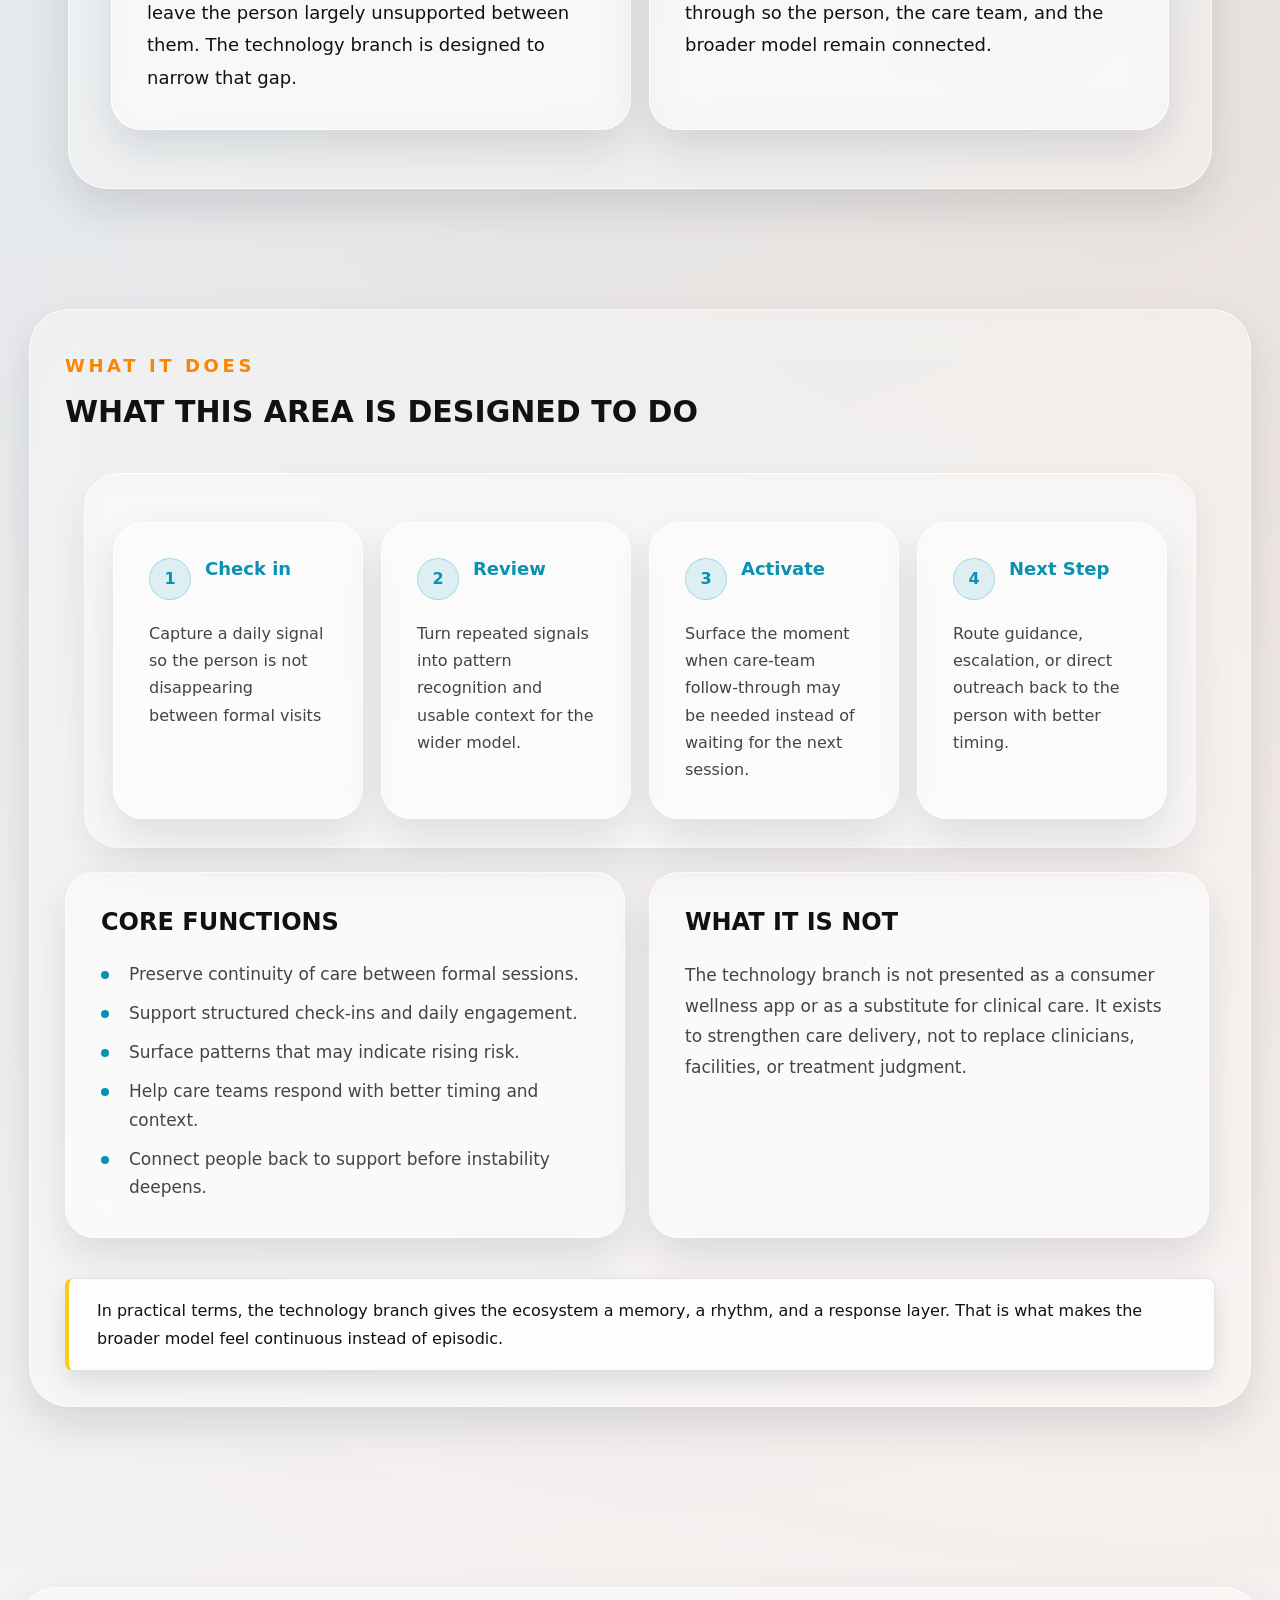
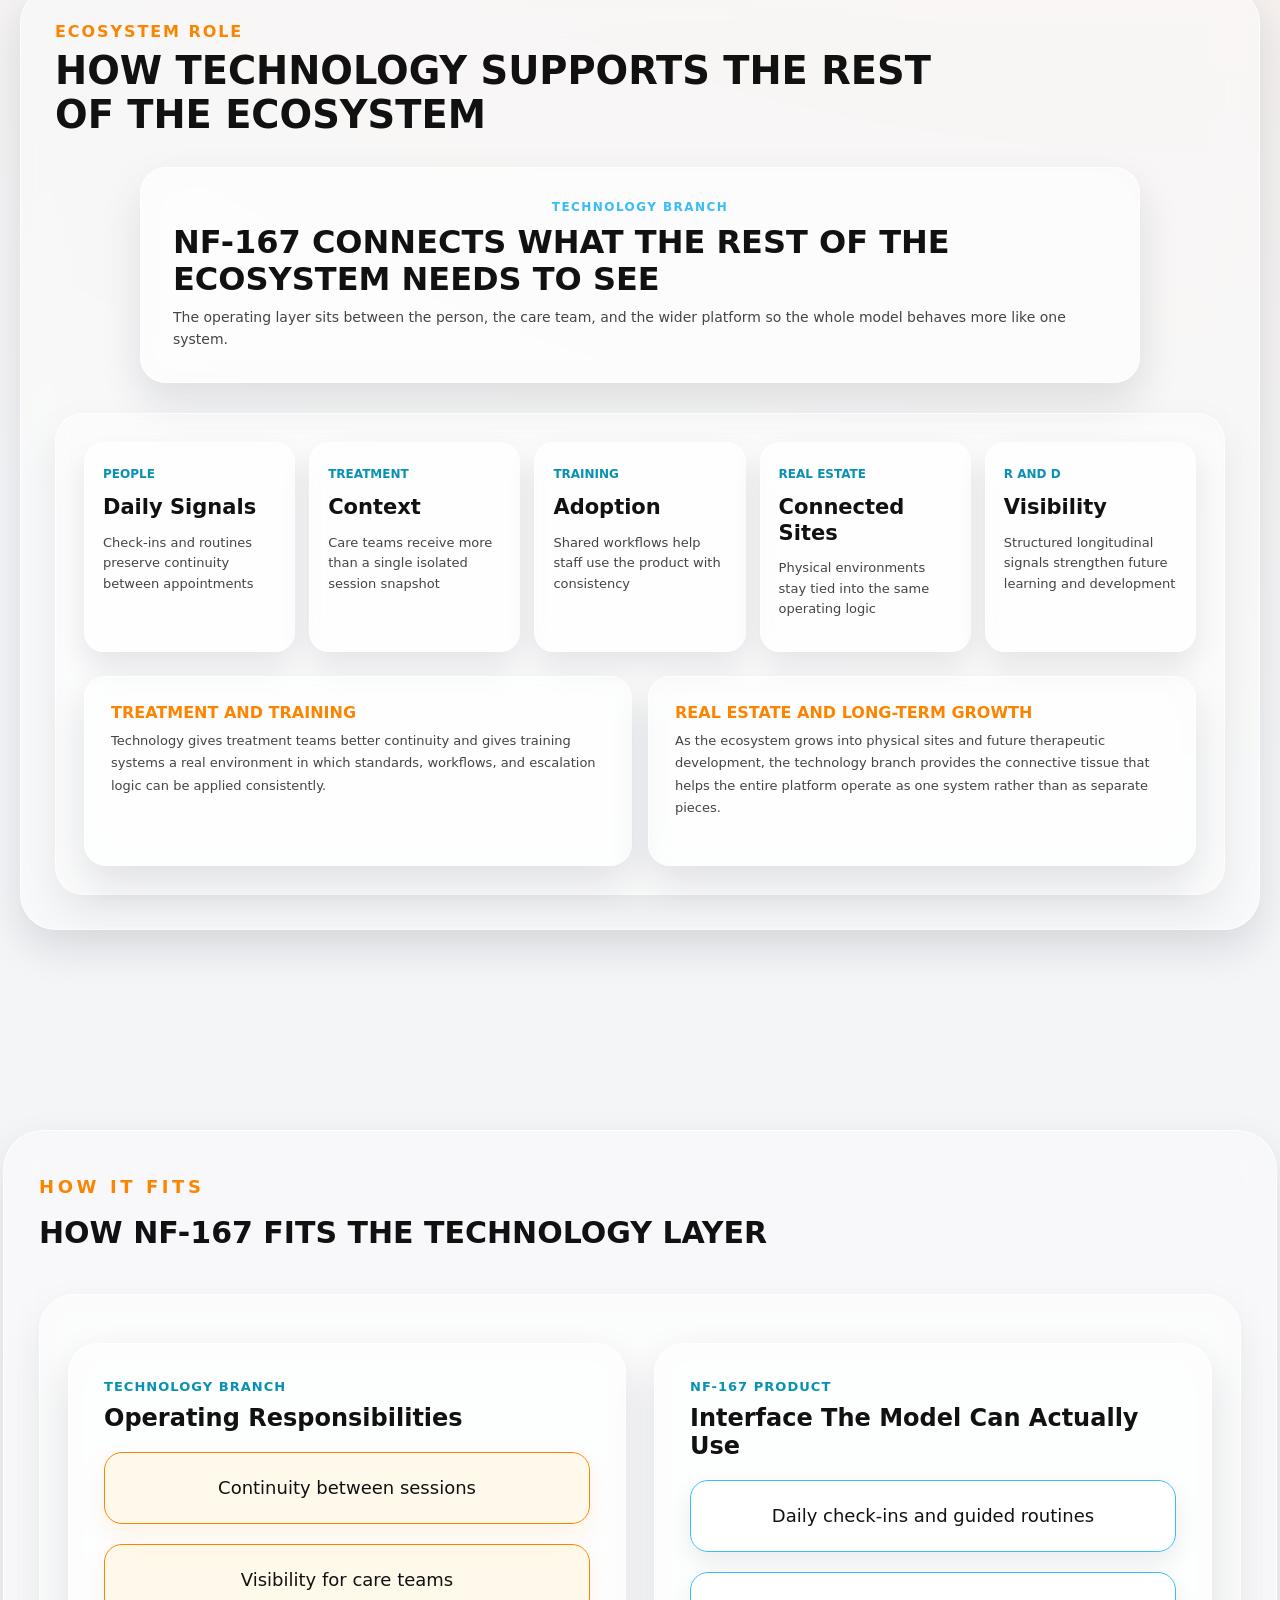
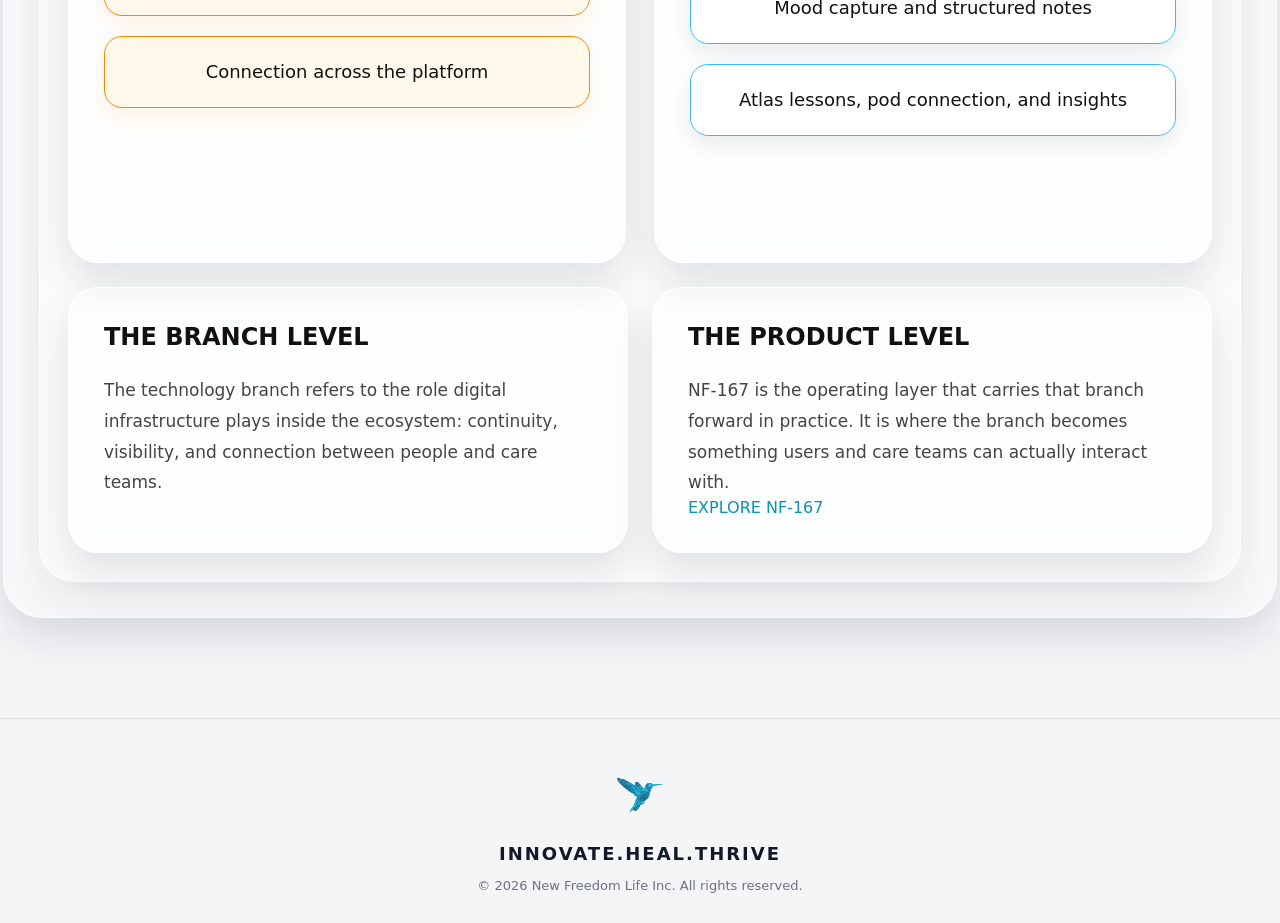
<file: technology.html>
<!DOCTYPE html>
<html lang="en">
<head>
    <meta charset="UTF-8">
    <meta name="viewport" content="width=device-width, initial-scale=1.0">
    <title>New Freedom Life | Technology</title>
    <link rel="stylesheet" href="technology.css">
    <link rel="icon"type="image/png" href="./assests/logo.png">
</head>
<body>
    <nav>
      <div class="brand">
        <div class="nav-logo">
          <img src="./assests/logo.png" alt="logo">
        </div>
      <div class="logotext">NEW FREEDOM LIFE ECOSYSTEM</div>
      </div>
        <button class="menu-toggle" aria-label="Toggle navigation">
  <span></span>
  <span></span>
  <span></span>
</button>
      <ul class="nav-links">
        <li><a href="index.html">HOME</a></li>
        <li><a href="branches.html">ECOSYSTEM BRANCHES</a></li>
        <li><a href="NF-167.html">NF-167</a></li>
        <li><a href="leadership.html">LEADERSHIP</a></li>
        <li><a href="contact.html">CONTACT</a></li>
      </ul>
    </nav>
    <script>
        const menuToggle = document.querySelector(".menu-toggle");
        const navLinks = document.querySelector(".nav-links");

        menuToggle.addEventListener("click", () => {
        navLinks.classList.toggle("active");
        });
    </script>
    <div class="hero animate">
        <p class="hero-eyebrow">TECHNOLOGY</p>
        <h1 class="hero-title">THE OPERATING LAYER BETWEEN FORMAL POINTS OF CARE</h1>
        <p class="hero-sub">The technology branch exists to preserve continuity when a person is no longer sitting in front of a clinician but still needs structure, visibility, and a pathway back to support.</p>
        <p class="hero-sub">Inside New Freedom Life, that branch is led by NF-167, a digital operating layer designed to keep support active between visits rather than allowing recovery to disappear into long gaps of silence.</p>
    </div>
    <div class="cards-container">
    <div class="glass-card">
        <h4>CONTINUITY</h4>
        <p class="tag">SUPPORT SHOULD NOT SWTICH OFF BETWEEN APPOINTMENTS</p>
        <p>The technology branch exists because risk often rises in the hours between formal sessions, not only during the sessions themselves</p>
    </div>
    <div class="glass-card">
        <h4>VISIBILITY</h4>
        <p class="tag">CARE TEAMS NEED BETTER CONTEXT</p>
        <p>Check-ins, behavioral signals, and structured follow-through give care teams more context than a single isolated appointment can provide.</p>
    </div>
    <div class="glass-card">
        <h4>CONNECTION</h4>
        <p class="tag">TECHNOLOGY CONNECTS THE REST OF THE MODEL</p>
        <p>NF-167 supports treatment, training, and future expansion by making the larger ecosystem more connected and more measurable.</p>
    </div>
    </div>
    <div class="why-wrapper">
    <div class="why-section">
        <h5>WHY IT EXISTS</h5>
        <p class="why-subtitle">
            THE PROBLEM IS NOT ONLY TREATMENT ACCESS. IT IS LOSS OF CONTINUITY
        </p>
        <div class="flow-wrapper">
        <div class="flow-container">
            <div class="glass-card small-card">
                <h4>FORMAL CARE</h4>
                <h1>Session</h1>
                <p>strutured clinical time, direct observation and a defined care touchpoint.</p>
            </div>
            <div class="center-wrapper">
            <div class="center-circle">
                <h4>OPERATING LAYER</h4>
                <h2>NF-167</h2>
            </div>
            <p class="center-text">
                Check-ins, signals, and guidance keep the care relationship active after the sessions ends.
            </p>
            </div>
            <div class="glass-card small-card">
                <h4>CARE RESPONSE</h4>
                <h1>Follow-Through</h1>
                <p>context reaches the team faster so support can return with better timing and more clarity.</p>
            </div>
        </div>
      </div>
      <div class="main-down">
        <div class="glass-card">
            <h3>THE CARE GAP</h3>
            <p>Traditional treatment models often deliver meaningful help inside structured sessions, then leave the person largely unsupported between them. The technology branch is designed to narrow that gap.</p>
        </div>
        <div class="glass-card">
            <h3>THE OPERATING RESPONSE</h3>
            <p>NF-167 gives the ecosystem a digital layer for check-ins, guidance, escalation, and follow-through so the person, the care team, and the broader model remain connected.</p>
        </div>
    </div>
    </div>
</div>

<!--what is does section-->

<div class="what-wrapper">
    <div class="what-section">
        <h5>WHAT IT DOES</h5>
        <p class="what-subtitle">
            WHAT THIS AREA IS DESIGNED TO DO
        </p>
        <div class="flow1-wrapper">
        <div class="what-does-container">
            <div class="glass-card small-card">
                <div class="step-heading">
                    <div class="step-circle">1</div>
                <h4>Check in</h4>
            </div>
                <p>Capture a daily signal so the person is not disappearing between formal visits</p>
            </div>
            <div class="glass-card small-card">
                <div class="step-heading">
                    <div class="step-circle">2</div>
                <h4>Review</h4>
                </div>
                <p>Turn repeated signals into pattern recognition and usable context for the wider model.</p>
            </div>
            <div class="glass-card small-card">
                <div class="step-heading">
                    <div class="step-circle">3</div>
                <h4>Activate</h4>
                </div>
                <p>Surface the moment when care-team follow-through may be needed instead of waiting for the next session.</p>
            </div>
            <div class="glass-card small-card">
                <div class="step-heading">
                    <div class="step-circle">4</div>
                <h4>Next Step</h4>
                </div>
                <p>Route guidance, escalation, or direct outreach back to the person with better timing.</p>
            </div>
            </div>
        </div>
      </div>
      <div class="info-cards">
      <div class="glass-card1">
        <h3>CORE FUNCTIONS</h3>
        <ul class="core-list">
            <li>Preserve continuity of care between formal sessions.</li>
            <li>Support structured check-ins and daily engagement.</li>
            <li>Surface patterns that may indicate rising risk.</li>
            <li>Help care teams respond with better timing and context.</li>
            <li>Connect people back to support before instability deepens.</li>
        </ul>
      </div>
      <div class="glass-card1">
            <h3>WHAT IT IS NOT</h3>
            <p>The technology branch is not presented as a consumer wellness app or as a substitute for clinical care. It exists to strengthen care delivery, not to replace clinicians, facilities, or treatment judgment.</p>
      </div>
       </div>
       <div class="quote-card">
    <p>
      In practical terms, the technology branch gives the ecosystem a memory, a rhythm, 
      and a response layer. That is what makes the broader model feel continuous instead 
      of episodic.
    </p>
  </div>
    </div>
</div>
<div class="eco-system">
  <div class="eco-wrapper">

    <div class="eco-heading">
      <h3>ECOSYSTEM ROLE</h3>
      <h1>HOW TECHNOLOGY SUPPORTS THE REST OF THE ECOSYSTEM</h1>
    </div>

    <div class="glass-card-eco">
      <h5>TECHNOLOGY BRANCH</h5>
      <h1>NF-167 CONNECTS WHAT THE REST OF THE ECOSYSTEM NEEDS TO SEE</h1>
      <p>
        The operating layer sits between the person, the care team, and the wider
        platform so the whole model behaves more like one system.
      </p>
    </div>

    <div class="eco-content">

      <div class="eco-cards">

        <div class="glass-card2">
          <h4>PEOPLE</h4>
          <h2>Daily Signals</h2>
          <p>
            Check-ins and routines preserve continuity between appointments
          </p>
        </div>

        <div class="glass-card2">
          <h4>TREATMENT</h4>
          <h2>Context</h2>
          <p>
            Care teams receive more than a single isolated session snapshot
          </p>
        </div>

        <div class="glass-card2">
          <h4>TRAINING</h4>
          <h2>Adoption</h2>
          <p>
            Shared workflows help staff use the product with consistency
          </p>
        </div>

        <div class="glass-card2">
          <h4>REAL ESTATE</h4>
          <h2>Connected Sites</h2>
          <p>
            Physical environments stay tied into the same operating logic
          </p>
        </div>

        <div class="glass-card2">
          <h4>R AND D</h4>
          <h2>Visibility</h2>
          <p>
            Structured longitudinal signals strengthen future learning and development
          </p>
        </div>

      </div>

      <div class="eco-bottom">

        <div class="glass-card">
          <h3>TREATMENT AND TRAINING</h3>
          <p>
            Technology gives treatment teams better continuity and gives training
            systems a real environment in which standards, workflows, and escalation
            logic can be applied consistently.
          </p>
        </div>

        <div class="glass-card">
          <h3>REAL ESTATE AND LONG-TERM GROWTH</h3>
          <p>
            As the ecosystem grows into physical sites and future therapeutic
            development, the technology branch provides the connective tissue that
            helps the entire platform operate as one system rather than as separate pieces.
          </p>
        </div>

      </div>

    </div>

  </div>
</div>
<!--HOW IT FITS-->
<div class="what-wrapper">
    <div class="what-section">
        <h5>HOW IT FITS</h5>
        <p class="what-subtitle">
           HOW NF-167 FITS THE TECHNOLOGY LAYER
        </p>
        <div class="flow1-wrapper">
        <div class="what-does-container">
            <div class="glass-card">
                    <h6>TECHNOLOGY BRANCH</h6>
                    <h4>Operating Responsibilities</h4>
                    <div class="mini-glass">
                        <p>Continuity between sessions</p>
                    </div>
                    <div class="mini-glass">
                        <p>Visibility for care teams</p>
                    </div>
                    <div class="mini-glass">
                        <p>Connection across the platform</p>
                    </div>
            </div>
                <div class="glass-card">
                    <h6>NF-167 PRODUCT</h6>
                    <h4>Interface The Model Can Actually Use</h4>
                    <div class="mini-glass">
                        <p>Daily check-ins and guided routines</p>
                    </div>
                    <div class="mini-glass">
                        <p>Mood capture and structured notes</p>
                    </div>
                    <div class="mini-glass">
                        <p>Atlas lessons, pod connection, and insights</p>
                    </div>
                </div>
            </div>
                  <div class="info-cards">
      <div class="glass-card1">
        <h3>THE BRANCH LEVEL</h3>
        <p>The technology branch refers to the role digital infrastructure plays inside the ecosystem: continuity, visibility, and connection between people and care teams.</p>
      </div>
      <div class="glass-card1">
            <h3>THE PRODUCT LEVEL</h3>
            <p>NF-167 is the operating layer that carries that branch forward in practice. It is where the branch becomes something users and care teams can actually interact with.</p>
            <a href="./NF-167.html" class="explore">EXPLORE NF-167</a>
      </div>
    </div>
    </div>
</div>
</div>
</div>
       <footer class="footer">
        <div class="footer-content">
            <img src="./assests/logo.png" alt="logo" class="footer-logo">
           <h3>INNOVATE.HEAL.THRIVE</h3>
        <p class="footer-copy">
          © 2026 New Freedom Life Inc. All rights reserved.
        </p>
      </div>
</footer>

</body>
</html>
</file>
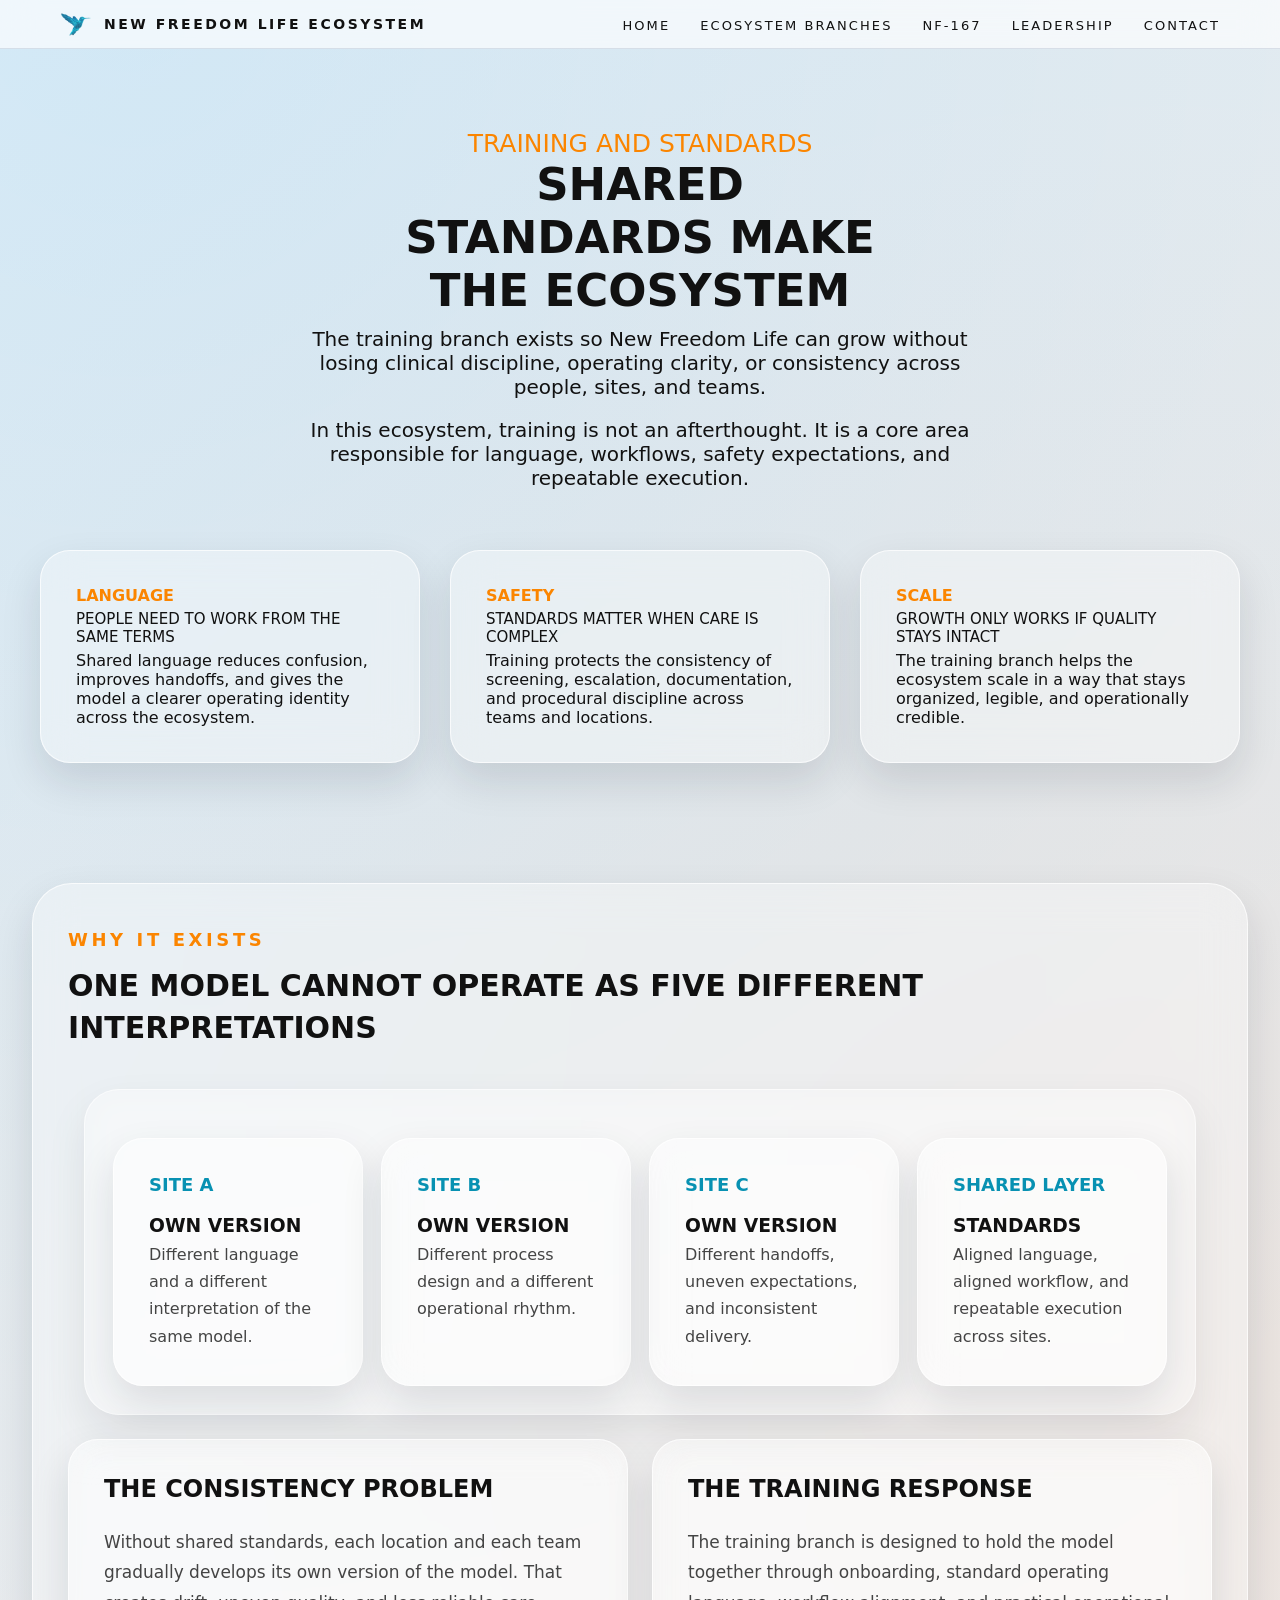
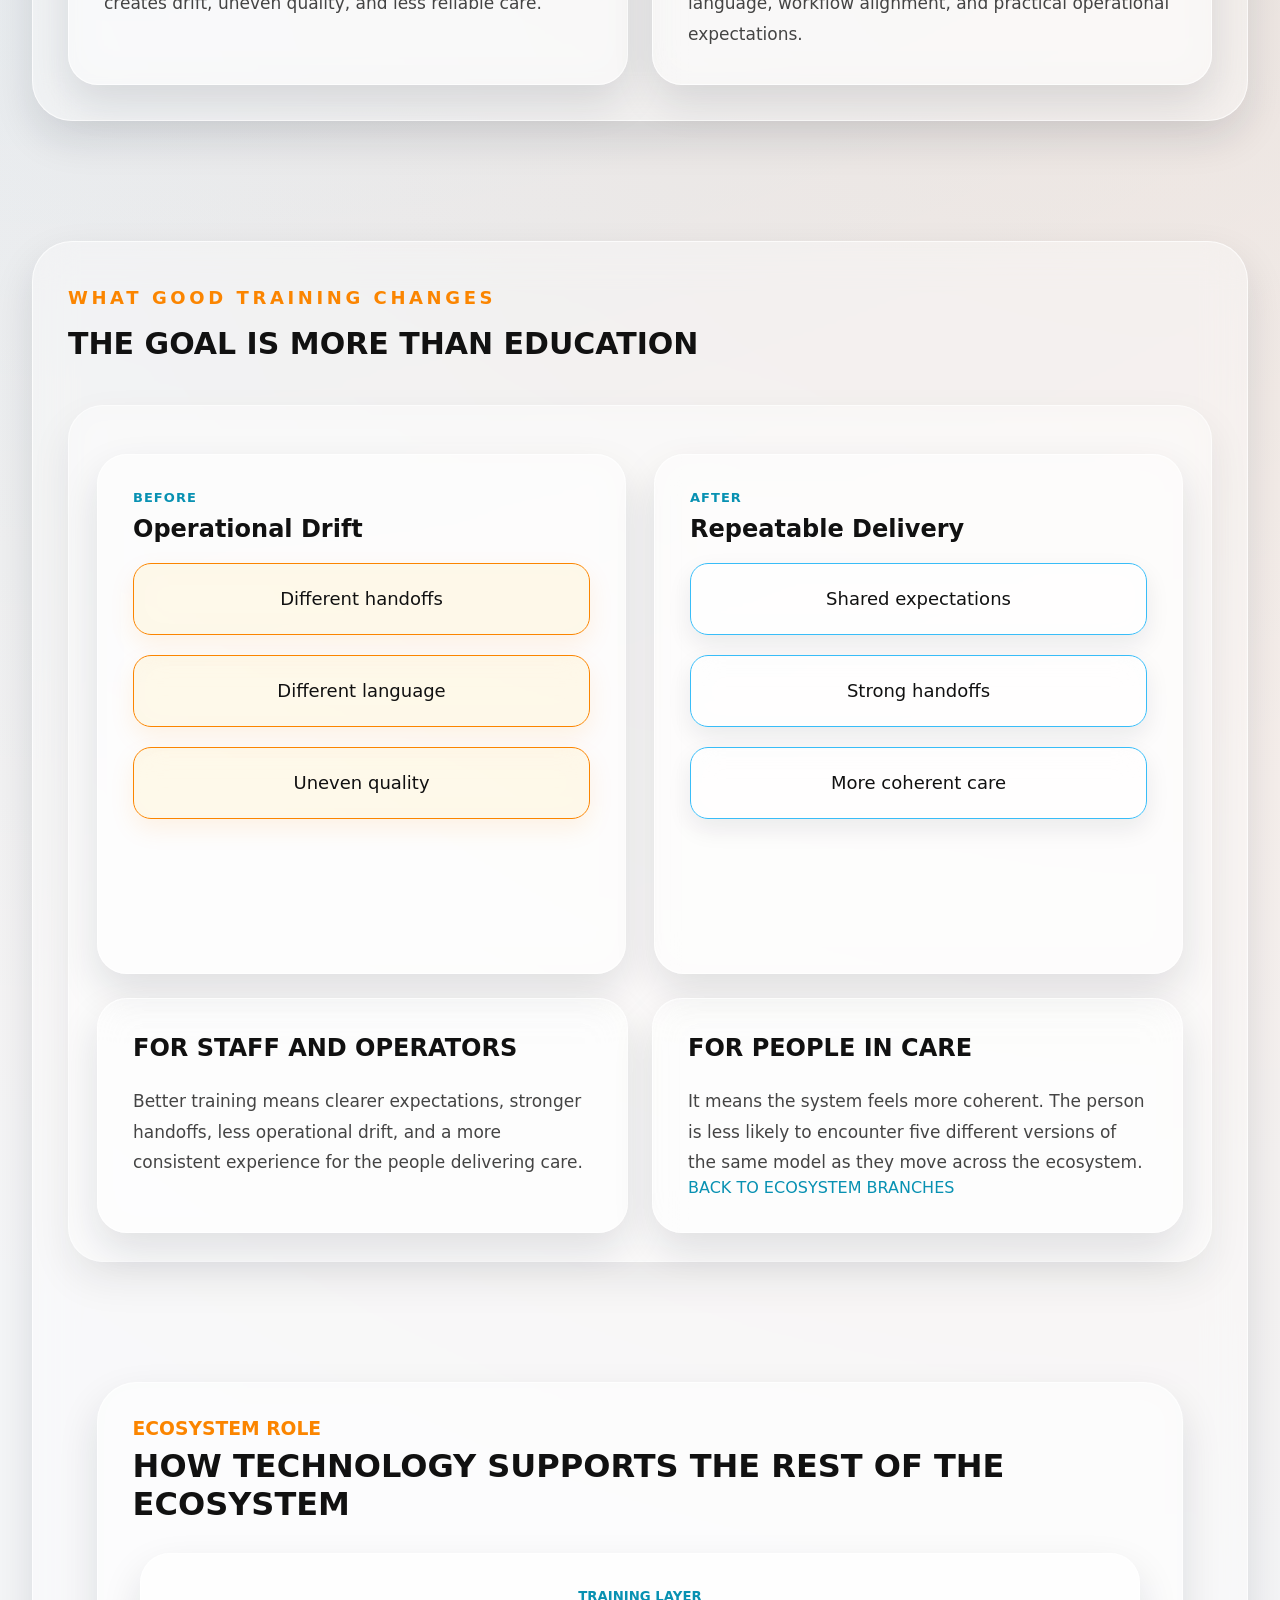
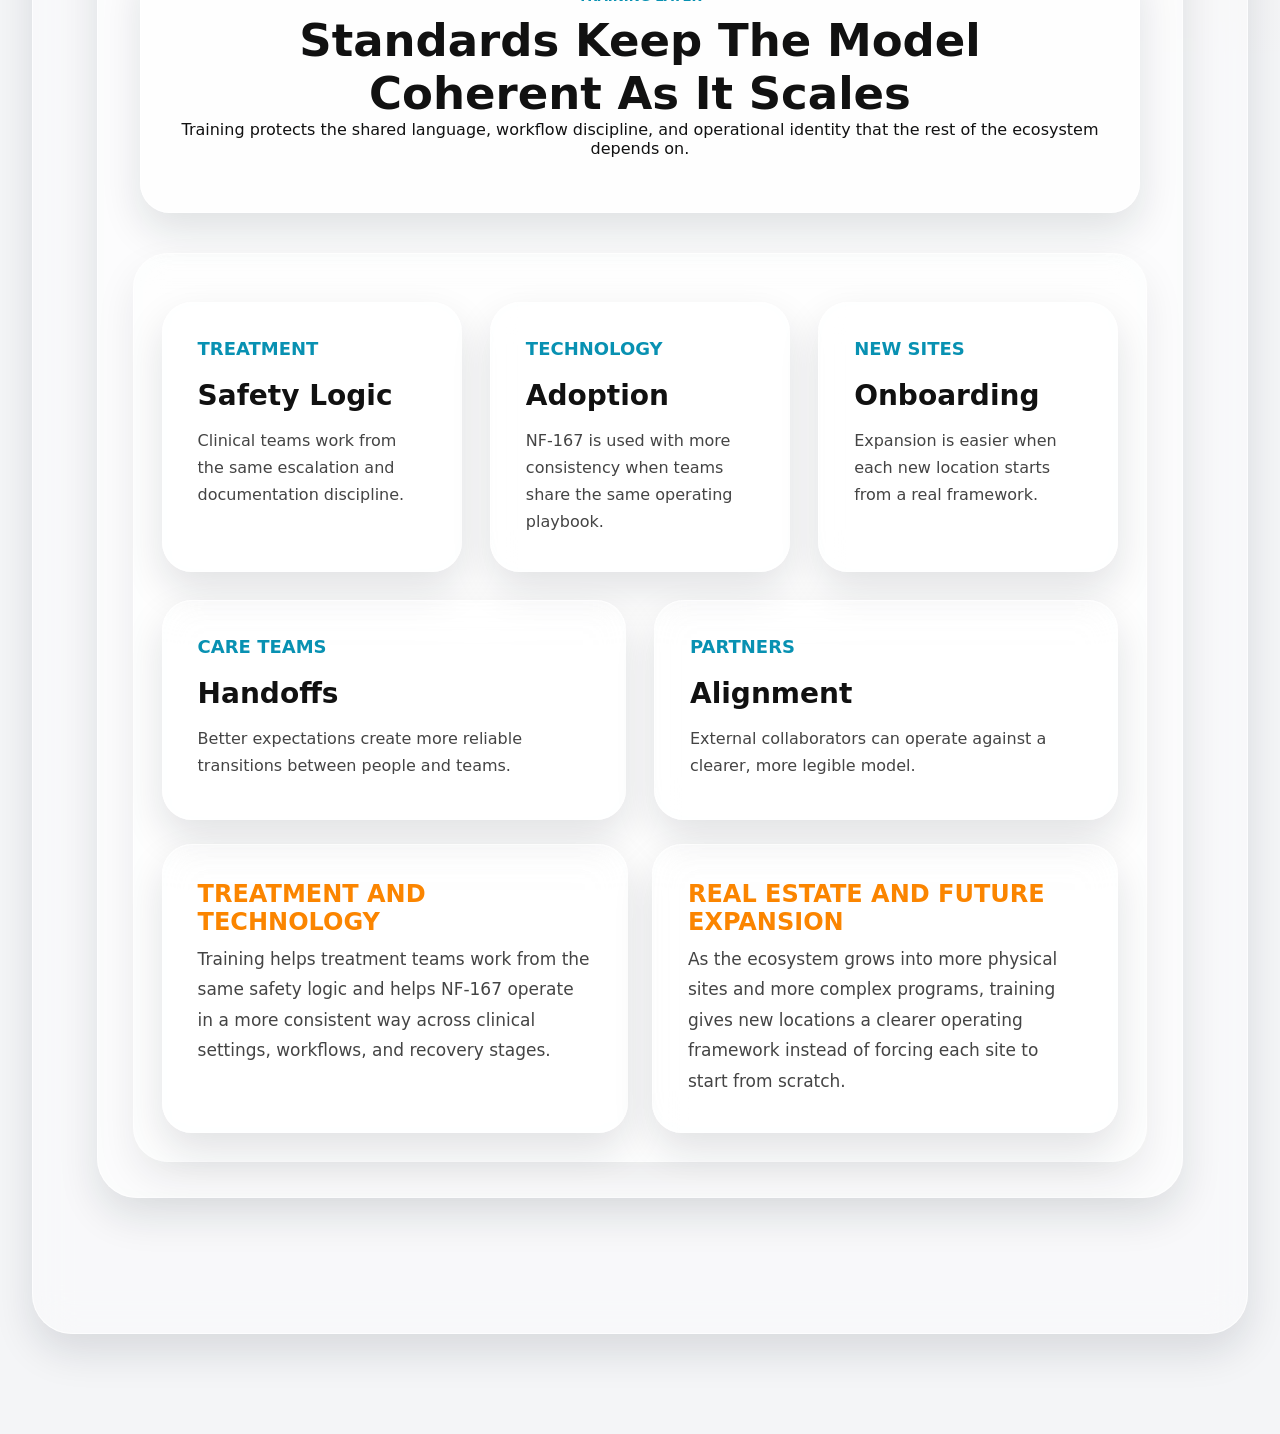
<file: training.html>
<!DOCTYPE html>
<html lang="en">
<head>
    <meta charset="UTF-8">
    <meta name="viewport" content="width=device-width, initial-scale=1.0">
    <title>New Freedom Life | Training and Standards</title>
    <link rel="stylesheet" href="./training.css">
    <link rel="icon"type="image/png" href="./assests/logo.png">
</head>
<body>
    <nav>
        <div class="brand">
            <div class="nav-logo">
                <img src="./assests/logo.png" alt="logo">
            </div>
      <div class="logotext">NEW FREEDOM LIFE ECOSYSTEM</div>
        </div>
        <button class="menu-toggle" aria-label="Toggle navigation">
  <span></span>
  <span></span>
  <span></span>
</button>
      <ul class="nav-links">
        <li><a href="index.html">HOME</a></li>
        <li><a href="branches.html">ECOSYSTEM BRANCHES</a></li>
        <li><a href="NF-167.html">NF-167</a></li>
        <li><a href="leadership.html">LEADERSHIP</a></li>
        <li><a href="contact.html">CONTACT</a></li>
      </ul>
    </nav>
    <script>
        const menuToggle = document.querySelector(".menu-toggle");
        const navLinks = document.querySelector(".nav-links");

        menuToggle.addEventListener("click", () => {
        navLinks.classList.toggle("active");
        });
    </script>
    <div class="main">
        <h3>TRAINING AND STANDARDS</h3>
        <h1>SHARED STANDARDS MAKE THE ECOSYSTEM</h1>
        <p>The training branch exists so New Freedom Life can grow without losing clinical discipline, operating clarity, or consistency across people, sites, and teams.</p>
        <br>
        <p>In this ecosystem, training is not an afterthought. It is a core area responsible for language, workflows, safety expectations, and repeatable execution.</p>
    </div>
    <div class="cards-container">
    <div class="glass-card">
        <h4>LANGUAGE</h4>
        <p class="tag">PEOPLE NEED TO WORK FROM THE SAME TERMS</p>
        <p>Shared language reduces confusion, improves handoffs, and gives the model a clearer operating identity across the ecosystem.</p>
    </div>
    <div class="glass-card">
        <h4>SAFETY</h4>
        <p class="tag">STANDARDS MATTER WHEN CARE IS COMPLEX</p>
        <p>Training protects the consistency of screening, escalation, documentation, and procedural discipline across teams and locations.</p>
    </div>
    <div class="glass-card">
        <h4>SCALE</h4>
        <p class="tag">GROWTH ONLY WORKS IF QUALITY STAYS INTACT</p>
        <p>The training branch helps the ecosystem scale in a way that stays organized, legible, and operationally credible.</p>
    </div>
    </div>
    <div class="what-wrapper">
    <div class="what-section">
        <h5>WHY IT EXISTS</h5>
        <p class="what-subtitle">
            ONE MODEL CANNOT OPERATE AS FIVE DIFFERENT INTERPRETATIONS
        </p>
        <div class="flow1-wrapper">
        <div class="what-does-container">
            <div class="glass-card small-card">
                <h4>SITE A</h4>
                <h3>OWN VERSION</h3>
                <p>Different language and a different interpretation of the same model.</p>
            </div>
            <div class="glass-card small-card">
                <h4>SITE B</h4>
                <h3>OWN VERSION</h3>
                <p>Different process design and a different operational rhythm.</p>
            </div>
            <div class="glass-card small-card">
                <h4>SITE C</h4>
                <h3>OWN VERSION</h3>
                <p>Different handoffs, uneven expectations, and inconsistent delivery.</p>
            </div>
            <div class="glass-card small-card">
                <h4>SHARED LAYER</h4>
                <h3>STANDARDS</h3>
                <p>Aligned language, aligned workflow, and repeatable execution across sites.</p>
            </div>
            </div>
        </div>
      </div>
      <div class="info-cards">
      <div class="glass-card1">
        <h3>THE CONSISTENCY PROBLEM</h3>
        <p>Without shared standards, each location and each team gradually develops its own version of the model. That creates drift, uneven quality, and less reliable care.</p>
      </div>
      <div class="glass-card1">
            <h3>THE TRAINING RESPONSE</h3>
            <p>The training branch is designed to hold the model together through onboarding, standard operating language, workflow alignment, and practical operational expectations.</p>
      </div>
       </div>
    </div>
</div>

<div class="what-wrapper">
    <div class="what-section">
        <h5>WHAT GOOD TRAINING CHANGES</h5>
        <p class="what-subtitle">
           THE GOAL IS MORE THAN EDUCATION
        </p>
        <div class="flow1-wrapper">
        <div class="what-does-container">
            <div class="glass-card">
                    <h6>BEFORE</h6>
                    <h4>Operational Drift</h4>
                    <div class="mini-glass">
                        <p>Different handoffs</p>
                    </div>
                    <div class="mini-glass">
                        <p>Different language</p>
                    </div>
                    <div class="mini-glass">
                        <p>Uneven quality</p>
                    </div>
            </div>
                <div class="glass-card">
                    <h6>AFTER</h6>
                    <h4>Repeatable Delivery</h4>
                    <div class="mini-glass">
                        <p>Shared expectations</p>
                    </div>
                    <div class="mini-glass">
                        <p>Strong handoffs</p>
                    </div>
                    <div class="mini-glass">
                        <p>More coherent care</p>
                    </div>
                </div>
            </div>
                  <div class="info-cards">
      <div class="glass-card1">
        <h3>FOR STAFF AND OPERATORS</h3>
        <p>Better training means clearer expectations, stronger handoffs, less operational drift, and a more consistent experience for the people delivering care.</p>
      </div>
      <div class="glass-card1">
            <h3>FOR PEOPLE IN CARE</h3>
            <p>It means the system feels more coherent. The person is less likely to encounter five different versions of the same model as they move across the ecosystem.</p>
            <a href="./branches.html" class="explore">BACK TO ECOSYSTEM BRANCHES</a>
      </div>
      </div>
    </div>
</div>
<div class="eco-system">
    <div class="eco-wrapper">
        <h3>ECOSYSTEM ROLE</h3>
        <h1>HOW TECHNOLOGY SUPPORTS THE REST OF THE ECOSYSTEM</h1>
        <div class="glass-card-eco">
            <h5>TRAINING LAYER</h5>
            <h1>Standards Keep The Model Coherent As It Scales</h1>
            <p>Training protects the shared language, workflow discipline, and operational identity that the rest of the ecosystem depends on.</p>
        </div>
        <div class="flow1-wrapper">
        <div class="what-does-container">
            <div class="glass-card2 small-card">
                <h4>TREATMENT</h4>
                <h2>Safety Logic</h2>
                <p>Clinical teams work from the same escalation and documentation discipline.</p>
            </div>
            <div class="glass-card2 small-card">
                <h4>TECHNOLOGY</h4>
                <h2>Adoption</h2>
                <p>NF-167 is used with more consistency when teams share the same operating playbook.</p>
            </div>
            <div class="glass-card2 small-card">
                <h4>NEW SITES</h4>
                <h2>Onboarding</h2>
                <p>Expansion is easier when each new location starts from a real framework.</p>
            </div>
            <div class="glass-card2 small-card">
                <h4>CARE TEAMS</h4>
                <h2>Handoffs</h2>
                <p>Better expectations create more reliable transitions between people and teams.</p>
            </div>
            <div class="glass-card2 small-card">
                <h4>PARTNERS</h4>
                <h2>Alignment</h2>
                <p>External collaborators can operate against a clearer, more legible model.</p>
            </div>
        </div>
        <div class="info-cards">
        <div class="glass-card1">
            <h3>TREATMENT AND TECHNOLOGY</h3>
            <p>Training helps treatment teams work from the same safety logic and helps NF-167 operate in a more consistent way across clinical settings, workflows, and recovery stages.</p>
        </div>
        <div class="glass-card1">
            <h3>REAL ESTATE AND FUTURE EXPANSION</h3>
            <p>As the ecosystem grows into more physical sites and more complex programs, training gives new locations a clearer operating framework instead of forcing each site to start from scratch.</p>
        </div>
    </div>
</div>
</div>
</body>
</html>
</body>
</html>
</file>
<file: style.css>
:root {
--nf-blue: #0891b2;
--nf-blue-soft: #38bdf8; 
--nf-sunrise: #fb8500; 
--nf-sunrise-soft:#ecae52 ;
--nf-bg: #f4f5f7; 
--nf-text-dark: #111111;
--nf-text-muted: #444444; 
}

* {
  margin: 0;
  padding: 0;
  box-sizing: border-box;
}

body {
  margin: 0;
  font-family: system-ui, -apple-system, BlinkMacSystemFont, "Segoe UI",
    sans-serif;
  color: var(--nf-text-dark);
  background:
    radial-gradient(
      circle at 10% 0%,
      rgba(0, 161, 255, 0.14) 0,
      transparent 55%
    ),
    radial-gradient(
      circle at 90% 30%,
      rgba(255, 140, 66, 0.14) 0,
      transparent 55%
    ),
    var(--nf-bg);

  overflow-x: hidden;
}

/* NAVBAR */

nav {
  position: sticky;
  top: 0;
  z-index: 1000;

  width: 100%;

  padding: 8px 60px;

  background: rgba(255, 255, 255, 0.65);

  backdrop-filter: blur(18px);
  -webkit-backdrop-filter: blur(18px);

  display: flex;
  justify-content: space-between;
  align-items: center;

  border-bottom: 1px solid rgba(148, 163, 184, 0.3);
}

.brand{
  display: flex;
  align-items: center;
  gap: 12px;
}

.nav-logo img{
  width: 32px;
  height: 32px;
  display: block;
}


.logotext {
  font-size: 14px;
  letter-spacing: 0.18em;
  font-weight: 600;
}

.nav-links {
  display: flex;
  gap: 30px;
  list-style: none;
}

.nav-links a {
  text-decoration: none;
  color: #111111;
  font-size: 13px;
  letter-spacing: 0.16em;
  transition: color 0.3s ease;
}

.nav-links a:hover {
  color: var(--nf-blue);
}

/* HAMBURGER BUTTON */

.menu-toggle {
  display: none;

  flex-direction: column;
  justify-content: center;
  align-items: center;

  gap: 5px;

  width: 46px;
  height: 46px;

  border: none;
  border-radius: 14px;

  background: rgba(255, 255, 255, 0.22);

  backdrop-filter: blur(12px);
  -webkit-backdrop-filter: blur(12px);

  cursor: pointer;

  box-shadow: 0 8px 20px rgba(15, 23, 42, 0.08);

  transition: 0.3s ease;
}

.menu-toggle:hover {
  transform: translateY(-2px);
}

.menu-toggle span {
  width: 22px;
  height: 2px;

  background: var(--nf-text-dark);

  border-radius: 999px;

  transition: 0.3s ease;
}

/* MOBILE NAV */

@media (max-width: 768px) {

  nav {
    padding: 18px 20px;

    flex-wrap: wrap;

    gap: 0;
  }

  .menu-toggle {
    display: flex;
  }

  .nav-links {
    width: 100%;

    display: none;

    flex-direction: column;

    align-items: center;

    gap: 18px;

    margin-top: 20px;

    padding: 24px 0;

    border-radius: 24px;

    background: rgba(255,255,255,0.32);

    backdrop-filter: blur(20px);
    -webkit-backdrop-filter: blur(20px);

    border: 1px solid rgba(255,255,255,0.6);

    box-shadow: 0 12px 30px rgba(15,23,42,0.12);
  }

  .nav-links.active {
    display: flex;
  }

  .nav-links a {
    font-size: 14px;
  }
}

/* LOGO */

.logo-container {
  display: flex;
  justify-content: center;
  align-items: center;
  padding-top: 32px;
}

.logo {
  width: 220px;
  height: auto;

  filter: drop-shadow(0 0 18px rgba(0, 161, 255, 0.55));
}

/* HERO */

.hero {
  padding: 120px 20px 40px;

  display: flex;
  justify-content: center;
  align-items: center;

  text-align: center;
}

.recovery {
  max-width: 800px;
}

.recovery h1 {
  font-family: "Georgia", "Times New Roman", serif;

  font-size: clamp(2.6rem, 4.2vw, 4.4rem);

  letter-spacing: 0.08em;
}

.recovery p {
  font-size: 17px;
  line-height: 1.9;

  color: var(--nf-text-muted);

  margin-top: 20px;
}

/* BUTTONS */

.btn-primary,
.blue-btn,
.glass-card1 {
  display: inline-flex;
  align-items: center;
  justify-content: center;

  gap: 8px;

  padding: 12px 22px;

  border-radius: 999px;
  border: none;

  background: linear-gradient(
    135deg,
    var(--nf-blue),
    var(--nf-blue-soft)
  );

  color: white;

  font-size: 15px;
  font-weight: 300;
  letter-spacing: 0.04em;

  text-decoration: none;

  cursor: pointer;

  box-shadow: 0 14px 30px rgba(8, 145, 178, 0.45);

  transition:
    transform 0.2s ease,
    box-shadow 0.2s ease,
    filter 0.2s ease;

  position: relative;
  z-index: 2;
}

.btn-primary:hover,
.blue-btn:hover,
.glass-card1:hover {
  transform: translateY(-2px);

  box-shadow: 0 20px 40px rgba(8, 145, 178, 0.55);

  filter: brightness(1.03);
}

/* ORANGE BUTTON */

.orange-btn {
  display: inline-flex;
  align-items: center;
  justify-content: center;

  gap: 8px;

  padding: 12px 22px;

  border-radius: 999px;
  border: none;

  background: linear-gradient(
    135deg,
    var(--nf-sunrise),
    var(--nf-sunrise-soft)
  );

  color: white;

  font-size: 15px;
  font-weight: 300;
  letter-spacing: 0.04em;

  text-decoration: none;

  cursor: pointer;

  box-shadow: 0 14px 30px rgba(255, 183, 3, 0.4);

  transition:
    transform 0.2s ease,
    box-shadow 0.2s ease;
}

.orange-btn:hover {
  transform: translateY(-2px);

  box-shadow: 0 20px 40px rgba(255, 183, 3, 0.5);
  
}

/* GENERAL GLASS */

.glass-card,
.glass-panel,
.glass-card2{
  position: relative;

  background: rgba(255, 255, 255, 0.16);

  border-radius: 26px;

  border: 1px solid rgba(255, 255, 255, 0.55);

  backdrop-filter: blur(22px);
  -webkit-backdrop-filter: blur(22px);

  box-shadow: 0 18px 48px rgba(15, 23, 42, 0.18);
}

/* CARD SECTION */

.cards-container {
  display: flex;
  justify-content: center;
  align-items: stretch;

  gap: 28px;

  flex-wrap: wrap;

  padding: 20px 6% 80px;
}

.glass-card {
  flex: 1 1 320px;

  max-width: 420px;

  padding: 32px 30px 30px;

  overflow: hidden;

  transition: transform 0.3s ease;
}

.glass-card:hover {
  transform: translateY(-8px);
}

.glass-card h4 {
  font-size: 1.4rem;
  margin-bottom: 20px;
}
.infrastruture .mini-title {
  color: var(--nf-sunrise);
  font-size: 18px;
  letter-spacing: 3px;
  font-weight: 600;
  margin-bottom: 20px;
}

.glass-card p,
.glass-card2 p,
.ecosystem-text,
.infrastruture p {
  font-size: 16px;
  line-height: 1.8;

  color: var(--nf-text-muted);

  margin-bottom: 32px;
}

/* ECOSYSTEM */

.ecosystem-section {
  width: 100%;

  display: flex;
  justify-content: center;
  align-items: center;

  gap: 60px;

  padding: 80px 20px 100px;
}

.ecosystem-left {
  width: 100%;
  max-width: 1100px;

  margin: 0 auto;
}

.glass-panel {
  padding: 48px 40px;
}

.mini-title {
  color: var(--nf-sunrise);

  font-size: 18px;

  letter-spacing: 3px;

  margin-bottom: 20px;

  font-weight: 600;
}

.ecosystem-left h1,
.infrastruture h1 {
  font-size: clamp(1.8rem, 4vw, 3.8rem);

  line-height: 1.1;

  margin-bottom: 30px;

  color: #111;
}

.ecosystem-left h1 span {
  color: var(--nf-blue);
  position: relative;
}

.ecosystem-left h1 span::after {
  content: "";

  position: absolute;

  left: 0;
  bottom: 0.1em;

  width: 100%;
  height: 0.2em;

  background: linear-gradient(
    90deg,
    var(--nf-sunrise),
    var(--nf-sunrise-soft)
  );

  opacity: 0.4;

  z-index: -1;
}

/* INFRASTRUCTURE SECTION */

.infrastruture {
  padding: 40px 20px 80px;

  display: flex;
  justify-content: center;
}

.glass-card2 {
  width: 100%;
  max-width: 1100px;

  padding: 50px 40px;
}

/* HIDE RADIO BUTTONS */

input[type="radio"][name="info-toggle"] {
  display: none;
}

/* TOGGLE BUTTONS */

.blue-btn {
  margin-right: 10px;
  margin-top: 10px;
}

/* GLASS CARD 3 */

.glass-card3 {
  width: 100%;

  margin-top: 24px;

  padding: 40px;

  position: relative;

  background: rgba(255, 255, 255, 0.16);

  border-radius: 26px;

  border: 1px solid rgba(255, 255, 255, 0.55);

  backdrop-filter: blur(22px);
  -webkit-backdrop-filter: blur(22px);

  box-shadow: 0 18px 48px rgba(15, 23, 42, 0.18);

  overflow: hidden;

  transition: transform 0.3s ease;

  display: none;
}

.glass-card3:hover {
  transform: translateY(-6px);
}

.glass-card3 h3 {
  font-size: 1.4rem;

  margin-bottom: 18px;
}

.glass-card3 p {
  font-size: 16px;
  line-height: 1.8;

  color: var(--nf-text-muted);
}

/* SHOW ACTIVE BOX */

#btn1:checked ~ #box1,
#btn2:checked ~ #box2,
#btn3:checked ~ #box3 {
  display: block;
}

/* ACTIVE BUTTON */

/* ACTIVE BUTTON */

#btn1:checked ~ label[for="btn1"],
#btn2:checked ~ label[for="btn2"],
#btn3:checked ~ label[for="btn3"] {

  background: linear-gradient(
    135deg,
    var(--nf-blue),
    var(--nf-blue-soft)
  );

  color: white;

  box-shadow:
    0 10px 30px rgba(8, 145, 178, 0.45),
    0 0 0 1px rgba(255,255,255,0.35);

  transform: translateY(-2px);
}

/* FLOW ROW */

.branch-flow-row {
  display: flex;

  align-items: stretch;
  justify-content: center;

  gap: 20px;

  flex-wrap: wrap;

  margin-top: 30px;
}

.ecosystem-header{

    display:flex;

    justify-content:space-between;

    align-items:center;

    margin-bottom:30px;

    gap:20px;
}


.cta-btn1{

    display:inline-block;

    padding:12px 28px;

    border-radius:10px;

    text-decoration:none;

    font-weight:700;

    color:#fff;

    background:linear-gradient(
        135deg,
        var(--nf-blue),
        var(--nf-blue-soft)
    );

    box-shadow:0 15px 35px rgba(8,145,178,.22);

    transition:.35s ease;
}

.branch-step {
  flex: 1 1 250px;

  min-height:220px;

  display:flex;

  flex-direction:column;

  justify-content:flex-start;

  padding:32px;

  background: rgba(255, 255, 255, 0.35);

  border-radius: 24px;

  border: 1px solid rgba(255, 255, 255, 0.8);

  backdrop-filter: blur(18px);
  -webkit-backdrop-filter: blur(18px);

box-shadow:
0 8px 18px rgba(15,23,42,.08);

  transition:
    transform 0.3s ease,
    box-shadow 0.3s ease,
    background 0.3s ease;
}

.branch-step {
  position: relative;
  overflow: hidden;
}


.branch-step::before{
  content:"";

  position:absolute;
  inset:0;

  background:
    linear-gradient(
      135deg,
      rgba(255,255,255,0.28),
      rgba(255,255,255,0.05)
    );

  pointer-events:none;
}

.branch-step{

    transition:.35s;
}

.branch-step:hover{

    transform:translateY(-6px);

    border-color:var(--nf-blue);

    box-shadow:
        0 20px 40px rgba(8,145,178,.12);
}

.branch-arrow {
  display: flex;
  align-items: center;

  font-size: 2rem;

  color: var(--nf-blue);

  font-weight: bold;
}

.branch-step h3{

    font-size:28px;

    margin-bottom:18px;

    color:var(--nf-text-dark);
}

.branch-step p{

    font-size:15px;

    line-height:1.8;

    color:#666;
}

/* ECOSYSTEM GRID */

.ecosystem-grid{
    display:grid;
    grid-template-columns:repeat(auto-fit,minmax(260px,1fr));
    gap:24px;
    margin-top:40px;
}


/* MOBILE */

@media (max-width: 900px){

  .ecosystem-grid{
    grid-template-columns: 1fr;
  }

  .ecosystem-grid .branch-step{
    grid-column: auto !important;
  }
}

/*eco-system*/

.ibogaine-section{
  max-width: 1200px;
  margin: 30px auto 80px;
  padding: 0 20px;
}

.ibogaine-card{
  margin-top: 4px;
}

.glass-ibogaine{
  padding: 32px 30px 30px;
  border-radius: 32px;
  background: rgba(255,255,255,0.40);
  backdrop-filter: blur(24px);
  -webkit-backdrop-filter: blur(24px);
  border: 1px solid rgba(255,255,255,0.8);
  box-shadow: 0 18px 48px rgba(15,23,42,0.18);
}

.ibogaine-section h2{
  font-size: 30px;
  margin: 6px 0 16px;
  color: var(--nf-text-dark);
}

.ibogaine-section,.glass-ibogaine p{
  font-size: 15px;
  line-height: 1.8;
  color: #4b5563;
  margin-bottom: 20px;
}

.ibogaine-points{
  display: grid;
  grid-template-columns: repeat(3, minmax(0,1fr));
  gap: 20px;
}

.ibogaine-points .point{
  padding: 16px 18px;
  border-radius: 20px;
  background: rgba(255,255,255,0.66);
  border: 1px solid rgba(255,255,255,0.85);
  box-shadow: 0 10px 30px rgba(15,23,42,0.10);

  border-top: 4px solid var(--nf-blue);
}

.ibogaine-points .point h3{
  font-size: 20px;   
  font-weight: 600;
  margin-bottom: 5px;
  color: var(--nf-text-dark);
}

.ibogaine-points .point p{
  font-size: 14px;
  line-height: 1.7;
  color: #4b5563;
}

.ibogaine-card .mini-title{
  color: var(--nf-sunrise);
  font-size: 18px;
  letter-spacing: 3px;
  font-weight: 600;
  margin-bottom: 20px;
}


/* make it responsive */
@media (max-width: 900px){
  .ibogaine-points{
    grid-template-columns: 1fr;
  }
}
@media (max-width: 900px){
  .overview-section h2,
  .ibogaine-section h2{
    font-size: 22px;
  }
}

/*development*/
.glass-card4{
  text-align: left;
}
.development{
  padding: 40px 20px 80px;

  display: flex;
  justify-content: center;
}

.glass-card4{
  position: relative;

  background: rgba(255, 255, 255, 0.16);

  border-radius: 26px;

  border: 1px solid rgba(255, 255, 255, 0.55);

  backdrop-filter: blur(22px);
  -webkit-backdrop-filter: blur(22px);

  box-shadow: 0 18px 48px rgba(15, 23, 42, 0.18);
}

.glass-card4 {
  width: 100%;
  max-width: 1100px;
  padding: 50px 40px;
}

.glass-card4{
  width: 100%;
  max-width: 1100px;
  margin: 0 auto;
}

.development .glass-card4{
  text-align: left;
}

.development .glass-card4 h2,
.development .glass-card4 p,
.development .glass-card4 h3{
  text-align: left;
}
.quote-card {
  margin: 40px 0 0;
}

.quote-card {
  margin: 40px 0 0;
  max-width: 100%;

  padding: 18px 28px;
  border-radius: 18px;

  background: rgba(255, 255, 255, 0.75);
  backdrop-filter: blur(18px);
  -webkit-backdrop-filter: blur(18px);

  border: 1px solid rgba(209, 213, 219, 0.7);
  border-left: 4px solid #facc15;

  box-shadow: 0 10px 25px rgba(15, 23, 42, 0.12);
}

.quote-card p {
  margin: 0;
  line-height: 1.7;
  font-size: 16px;
  color: var(--nf-text-dark);     
}

.economic-layout{
  display: flex;
  justify-content: space-between;
  align-items: center;
  gap: 50px;
}

.economic-left{
  flex: 1;
}

.economic-right{
  flex: 0 0 340px;
}
.wallet-card{
  padding: 30px;

  border-radius: 24px;

  background: rgba(255,255,255,0.08);

  border: 1px solid rgba(255,255,255,0.25);

  backdrop-filter: blur(20px);
}

@media (max-width: 900px){

  .economic-layout{
    flex-direction: column;
    align-items: stretch;
  }

  .economic-right{
    flex: none;
  }
}

.coin-container {
  perspective: 800px;
}

.tumbling-coin {
  width: 30px;
  height: 30px;
  background: gold;
  border-radius: 50%;
  border: 2px solid darkgoldenrod;
  display: flex;
  justify-content: center;
  align-items: center;
  font-size: 3rem;
  font-family: serif;
  font-weight: bold;
  color: darkgoldenrod;

  animation: tumble 3s infinite linear;
}


@keyframes tumble {
  0% {
    transform: rotateX(0deg) rotateY(0deg) rotateZ(0deg);
  }
  100% {
    transform: rotateX(0deg) rotateY(360deg) rotateZ(0deg);
  }
}

.coin-container{
  display: flex;
  align-items: center;
  justify-content: center;
  gap: 15px;
}

.glass-card .tumbling-text{
  color: var(--nf-sunrise-soft);
  font-size: 35px;
  font-weight: 700;
  line-height: 1;
  margin: 10px 0;
}

.glass-card{
  display: flex;
  flex-direction: column;
}

.info{
  align-self: center;
  text-align: center;
}

.verified{
  display: flex;
  align-items: center;
  justify-content: space-between;
}

.right{
  color: var(--nf-blue-soft) !important;
}

.glass-card .progress-label{
  margin-bottom: 10px;
}

.meter {
  width: 100%;
  height: 10px;
  background: #555;
  border-radius: 25px;
  overflow: hidden;

  box-shadow: inset 0 -1px 1px rgba(255,255,255,0.3);
}

.meter > span {
  display: block;
  height: 100%;

  background: linear-gradient(
    to right,
    var(--nf-blue),
    var(--nf-blue-soft)    
  );

  box-shadow:
    0 0 15px rgba(56, 189, 248, 0.4),
    inset 0 2px 9px rgba(255,255,255,0.25);
}


.architecture-section {
  padding: 80px 20px;
}

.architecture-card {
  max-width: 1200px;
  margin: 0 auto;

  padding: 60px 50px;

  border-radius: 32px;
  border: 1px solid rgba(255, 255, 255, 0.55);

  backdrop-filter: blur(22px);
  -webkit-backdrop-filter: blur(22px);

  box-shadow: 0 18px 48px rgba(15, 23, 42, 0.18);

  text-align: center;
}

.architecture-card h2 {
  color: var(--nf-text-dark);
  font-size: clamp(2rem, 4vw, 3.5rem);
  margin-bottom: 20px;
}

.architecture-desc {
  max-width: 800px;
  margin: 0 auto 50px;

  color: var(--nf-text-dark);
  line-height: 1.8;
}

.architecture-grid {
  display: grid;
  grid-template-columns: 1.2fr 1fr;
  gap: 30px;
  align-items: center;
}

.terminal-wrapper {
  padding: 30px;

  border-radius: 24px;
  border: 1px solid rgba(255, 255, 255, 0.55);

  backdrop-filter: blur(22px);
  -webkit-backdrop-filter: blur(22px);

  box-shadow: 0 18px 48px rgba(15, 23, 42, 0.18);
}

.terminal-card {
  border-radius: 20px;

  padding: 30px;

  text-align: left;

  border: 1px solid rgba(255, 255, 255, 0.55);

  backdrop-filter: blur(22px);
  -webkit-backdrop-filter: blur(22px);

  box-shadow: 0 18px 48px rgba(15, 23, 42, 0.18);
}

.lock-icon {
  text-align: center;
  font-size: 40px;
  margin-bottom: 20px;
}

.terminal-card h4 {
  color: var(--nf-text-dark);
  letter-spacing: 2px;
  margin-bottom: 15px;
}

.terminal-line {
  height: 1px;
  background: rgba(0, 200, 255, 0.4);
  margin-bottom: 20px;
}

.terminal-card p {
  color: var(--nf-blue);
  font-family: monospace;
  margin-bottom: 12px;
  
}

.network-status {
  color: #facc15 !important;
}

.architecture-features {
  display: flex;
  flex-direction: column;
  gap: 20px;
}

.feature-card {
  text-align: left;
  padding: 28px;
  border-radius: 20px;

  background: rgba(255, 255, 255, 0.18);
  border: 1px solid rgba(255, 255, 255, 0.55);

  backdrop-filter: blur(22px);
  -webkit-backdrop-filter: blur(22px);

  box-shadow: 0 10px 28px rgba(15, 23, 42, 0.18);

  transition: all 0.35s ease;
}

.feature-card:hover {
  transform: translateY(-8px);

  background: rgba(255, 255, 255, 0.28);

  border-color: rgba(8, 145, 178, 0.35);

  backdrop-filter: blur(30px);
  -webkit-backdrop-filter: blur(30px);

  box-shadow: 0 25px 60px rgba(15, 23, 42, 0.25);
}

.feature-card h3 {
  margin-bottom: 12px;
}

.feature-card p {
  line-height: 1.7;
}

@media (max-width: 900px) {
  .architecture-grid {
    grid-template-columns: 1fr;
  }

  .architecture-card {
    padding: 40px 25px;
  }
}

.cta-section{
    width:100%;
    padding:100px 0;
}

.cta-card{

    width:min(1200px,75%);
    margin:auto;

    padding:80px 50px;

    text-align:center;

    border-radius:30px;

    background:rgba(255,255,255,.18);

    border:1px solid var(--nf-blue);

    backdrop-filter:blur(22px);
    -webkit-backdrop-filter:blur(22px);

    box-shadow:0 18px 48px rgba(15,23,42,.18);

    position:relative;

    overflow:hidden;
}

.cta-card h2{

    font-size:52px;

    font-weight:800;

    letter-spacing:.03em;

    color:var(--nf-text-dark);

    margin-bottom:22px;

}

.cta-card p{

    max-width:650px;

    margin:0 auto 45px;

    font-size:20px;

    line-height:1.7;

    color:var(--nf-text-muted);
}

.cta-btn{

    display:inline-block;

    padding:18px 42px;

    border-radius:14px;

    text-decoration:none;

    font-weight:700;

    letter-spacing:2px;

    text-transform:uppercase;

    color:#fff;

    background:linear-gradient(
        135deg,
        var(--nf-blue),
        var(--nf-blue-soft)
    );

    box-shadow:0 15px 35px rgba(8,145,178,.22);

    transition:.35s ease;
}

.cta-btn:hover{

    transform:translateY(-4px);

    box-shadow:
        0 22px 45px rgba(8,145,178,.28);

    background:linear-gradient(
        135deg,
        var(--nf-blue-soft),
        var(--nf-blue)
    );
}

@media (max-width:768px){

    .cta-card{

        padding:55px 25px;

    }

    .cta-card h2{

        font-size:34px;

    }

    .cta-card p{

        font-size:17px;

    }

    .cta-btn{

        width:100%;

        padding:16px;

    }

}

/* FOOTER */

.footer {
  margin-top: 80px;

  padding: 50px 20px 30px;

  background: #f4f5f7;

  border-top: 1px solid rgba(0, 0, 0, 0.08);

  text-align: center;
}

.footer-content {
  max-width: 1100px;
  margin: auto;
}

.footer h3 {
  font-size: 18px;

  font-weight: 600;

  letter-spacing: 2px;

  color: #111827;

  margin-bottom: 14px;
}

.footer-copy {
  font-size: 13px;

  color: #6b7280;
}

.footer-logo{
  width: 50px;
  
  height: auto;

  margin-bottom: 20px;

  object-fit: contain;
}

/* TABLET */

@media (max-width: 992px) {
  .ecosystem-section {
    flex-direction: column;
  }

  .glass-panel {
    width: 100%;
  }
}

/* MOBILE */

@media (max-width: 600px) {
  .ecosystem-section {
    padding: 80px 20px;
  }

  .glass-panel,
  .glass-card2,
  .glass-card3 {
    padding: 30px;
  }

  .ecosystem-left h2,
  .infrastruture h2 {
    font-size: 2rem;
  }

  .ecosystem-text {
    font-size: 16px;
  }

  .branch-arrow {
    transform: rotate(90deg);
  }
}
</file>
<file: branches-style.css>
:root{
  --nf-blue:#0891b2;
  --nf-blue-soft:#38bdf8;

  --nf-sunrise:#f4a261;
  --nf-sunrise-soft:#e76f51;

  --nf-bg:#f6f7f9;

  --nf-text-dark:#111827;
  --nf-text-muted:#4b5563;

  --glass-white:rgba(255,255,255,0.45);
  --glass-border:rgba(255,255,255,0.75);
}
*{
  margin:0;
  padding:0;
  box-sizing:border-box;
}

body {
  margin: 0;
  font-family: system-ui, -apple-system, BlinkMacSystemFont, "Segoe UI", sans-serif;
  color: var(--nf-text-dark);
  background:
    radial-gradient(circle at 10% 0%, rgba(0, 161, 255, 0.14) 0, transparent 55%),
    radial-gradient(circle at 90% 30%, rgba(255, 140, 66, 0.14) 0, transparent 55%),
    var(--nf-bg);
  overflow-x: hidden;
}
nav {
  position: sticky;
  top: 0;
  z-index: 1000;
  width: 100%;
  padding: 8px 60px;
  background: rgba(255, 255, 255, 0.65);
  backdrop-filter: blur(18px);
  -webkit-backdrop-filter: blur(18px);
  display: flex;
  justify-content: space-between;
  align-items: center;
  border-bottom: 1px solid rgba(148, 163, 184, 0.3);
}

.brand{
  display: flex;
  align-items: center;
  gap: 12px;
}

.nav-logo img{
  width: 32px;
  height: 32px;
  display: block;
}


.logotext {
  font-size: 14px;
  letter-spacing: 0.18em;
  font-weight: 600;
}

@media (max-width:768px){

  .logotext{
    font-size:11px;
    letter-spacing:0.08em;
    max-width:70%;
  }

}

.nav-links {
  display: flex;
  gap: 30px;
  list-style: none;
}

.nav-links a {
  text-decoration: none;
  color: #111111;
  font-size: 13px;
  letter-spacing: 0.16em;
}

.nav-links a:hover {
  color: var(--nf-blue);
}

/* HAMBURGER BUTTON */

.menu-toggle {
  display: none;

  flex-direction: column;
  justify-content: center;
  align-items: center;

  gap: 5px;

  width: 46px;
  height: 46px;

  border: none;
  border-radius: 14px;

  background: rgba(255, 255, 255, 0.22);

  backdrop-filter: blur(12px);
  -webkit-backdrop-filter: blur(12px);

  cursor: pointer;

  box-shadow: 0 8px 20px rgba(15, 23, 42, 0.08);

  transition: 0.3s ease;
}

.menu-toggle:hover {
  transform: translateY(-2px);
}

.menu-toggle span {
  width: 22px;
  height: 2px;

  background: var(--nf-text-dark);

  border-radius: 999px;

  transition: 0.3s ease;
}

/* MOBILE NAV */

@media (max-width: 768px) {

  nav {
    padding: 18px 20px;

    flex-wrap: wrap;

    gap: 0;
  }

  .menu-toggle {
    display: flex;
  }

  .nav-links {
    width: 100%;

    display: none;

    flex-direction: column;

    align-items: center;

    gap: 18px;

    margin-top: 20px;

    padding: 24px 0;

    border-radius: 24px;

    background: rgba(255,255,255,0.32);

    backdrop-filter: blur(20px);
    -webkit-backdrop-filter: blur(20px);

    border: 1px solid rgba(255,255,255,0.6);

    box-shadow: 0 12px 30px rgba(15,23,42,0.12);
  }

  .nav-links.active {
    display: flex;
  }

  .nav-links a {
    font-size: 14px;
  }
}

/* MAIN GLASS BOX */

.main-container{
  margin-top: 40px auto;
  width:1400px;
  max-width: 100%;
  min-height:780px;
  padding:50px;
  margin: 0 auto 40px;  
  border-radius:40px;
  background:rgba(255,255,255,0.35);
  backdrop-filter:blur(25px);
  -webkit-backdrop-filter:blur(25px);
  border:1px solid rgba(255,255,255,0.7);
  box-shadow:
    0 20px 60px rgba(15,23,42,0.08),
    inset 0 0 30px rgba(255,255,255,0.7);
  position:relative;
  overflow:hidden;
}

/* TOP TITLE */

.top-content{
  text-align:center;
  margin-bottom:70px;
}

.tag{
  font-size:13px;
  letter-spacing:5px;
  color:#7c8799;
  margin-bottom:12px;
  font-weight:500;
}

.top-content h1{
  font-size:40px;
  font-weight:700;
  background:linear-gradient(to right,#111827,#4b5563);
  background-clip:text;
  -webkit-background-clip:text;
  color:transparent;
  -webkit-text-fill-color:transparent;
  letter-spacing:1px;
}

.branches-layout{
  display:flex;
  gap:50px;
  align-items:flex-start;
  justify-content:center;
  margin-top:40px;
  flex-wrap:wrap;
}

.branches-visual{
  flex:1;
}

.glass-side-panel{
  width: 100%;
  max-width:380px;
  flex:0.45;

  padding:35px;

  border-radius:30px;

  background:rgba(255,255,255,0.35);

  backdrop-filter:blur(20px);
  -webkit-backdrop-filter:blur(20px);

  border:1px solid rgba(255,255,255,0.7);

  box-shadow:
  0 18px 40px rgba(15,23,42,0.12);
}

.glass-side-panel h2{
  font-size:34px;
  margin:12px 0 20px;
}

.glass-side-panel p{
  line-height:1.8;
  color:#4b5563;
}


/* INFOGRAPHIC WRAPPER */

.wrapper{
  position:relative;
  width:700px;
  height:650px;
  margin:auto;
}

/* CENTER */

.center-circle{
  position:absolute;
  top:50%;
  left:50%;
  transform:translate(-50%,-50%);

  width:210px;
  height:210px;
  border-radius:50%;

  background:rgba(255,255,255,0.28);

  backdrop-filter:blur(30px);

  border:1px solid rgba(255,255,255,0.8);

  box-shadow:
  0 8px 32px rgba(31,38,135,0.12),
  inset 0 0 20px rgba(255,255,255,0.6);

  display:flex;
  justify-content:center;
  align-items:center;
}

.inner-circle{
  width:170px;
  height:170px;
  border-radius:50%;

  background:linear-gradient(
  145deg,
  rgba(255,255,255,0.8),
  rgba(255,255,255,0.35));

  display:flex;
  flex-direction:column;
  justify-content:center;
  align-items:center;

  box-shadow:
  inset 6px 6px 12px rgba(255,255,255,0.8),
  inset -6px -6px 12px rgba(0,0,0,0.05);
}

.inner-circle span{
  font-size:14px;
  letter-spacing:4px;
  color:#7b8191;
}

.inner-circle h2{
  font-size:38px;
  color:#111827;
  font-weight:700;
}

/* CARDS */

.card{
  position:absolute;
  width:220px;
  height:190px;
}

.glass{
  width:100%;
  height:100%;

  padding: 22px;
  border-radius:35px;

  background:rgba(255,255,255,0.38);

  backdrop-filter:blur(22px);

  border:1px solid rgba(255,255,255,0.8);

  box-shadow:
  0 10px 35px rgba(0,0,0,0.08),
  inset 0 0 10px rgba(255,255,255,0.9);

  transition:0.4s ease;
}

.glass:hover{
  transform:translateY(-10px) scale(1.03);

  box-shadow:
  0 20px 45px rgba(0,0,0,0.12),
  inset 0 0 15px rgba(255,255,255,0.9);
}

.glass h3{
  font-size:20px;
  margin-bottom:12px;
  font-weight:600;
}

.glass p{
  font-size:13px;
  line-height:1.6;
  color:#5d6472;
}

/* CARD COLORS */

.card1 .glass{
  border-top:5px var(--nf-blue);
}

.card2 .glass{
  border-top:5px var(--nf-blue);
}

.card3 .glass{
  border-top:5px var(--nf-blue);
}

.card4 .glass{
  border-top:5px var(--nf-blue);
}

.card5 .glass{
  border-top:5px var(--nf-blue);
}

/* POSITIONS */

.card1{
  top:0;
  left:50%;
  transform:translateX(-50%);
}

.card2{
  top:190px;
  right:0;
}

.card3{
  bottom:20px;
  right:120px;
}

.card4{
  bottom:20px;
  left:120px;
}

.card5{
  top:190px;
  left:0;
}

/* CONNECTORS */

.card::before{
  content:"";
  position:absolute;
  width:30px;
  height:30px;

  background:rgba(255,255,255,0.75);

  backdrop-filter:blur(15px);

  border-radius:10px;

  z-index:-1;
}

/* CONNECTOR POSITION */

.card1::before{
  bottom:-15px;
  left:50%;
  transform:translateX(-50%) rotate(45deg);
}

.card2::before{
  left:-15px;
  top:50%;
  transform:translateY(-50%) rotate(45deg);
}

.card3::before{
  top:-15px;
  left:50%;
  transform:translateX(-50%) rotate(45deg);
}

.card4::before{
  top:-15px;
  left:50%;
  transform:translateX(-50%) rotate(45deg);
}

.card5::before{
  right:-15px;
  top:50%;
  transform:translateY(-50%) rotate(45deg);
}

/* ============================= */
/* BRANCH INFORMATION MODAL */
/* ============================= */

.branch-modal{

  position:fixed;

  inset:0;

  z-index:2000;

  display:flex;

  align-items:center;

  justify-content:center;

  padding:20px;

  background:rgba(15,23,42,0.28);

  backdrop-filter:blur(12px);

  -webkit-backdrop-filter:blur(12px);

  opacity:0;

  visibility:hidden;

  transition:0.35s ease;
}


/* SHOW MODAL */

.branch-modal.active{

  opacity:1;

  visibility:visible;

}


/* MODAL BOX */

.modal-content{

  position:relative;

  width:100%;

  max-width:620px;

  padding:42px;

  border-radius:32px;

  background:

    linear-gradient(

      135deg,

      rgba(255,255,255,0.75),

      rgba(255,255,255,0.45)

    );

  backdrop-filter:blur(30px);

  -webkit-backdrop-filter:blur(30px);

  border:1px solid rgba(255,255,255,0.85);

  box-shadow:

    0 30px 80px rgba(15,23,42,0.22),

    inset 0 0 30px rgba(255,255,255,0.5);

  transform:translateY(30px) scale(0.95);

  transition:0.35s ease;

}


/* MODAL ANIMATION */

.branch-modal.active .modal-content{

  transform:translateY(0) scale(1);

}


/* CLOSE BUTTON */

.modal-close{

  position:absolute;

  top:18px;

  right:20px;

  width:38px;

  height:38px;

  border:none;

  border-radius:50%;

  background:rgba(255,255,255,0.6);

  font-size:25px;

  color:#111827;

  cursor:pointer;

  transition:0.3s ease;

}


.modal-close:hover{

  background:var(--nf-blue);

  color:white;

  transform:rotate(90deg);

}


/* MODAL TEXT */

.modal-tag{

  font-size:11px !important;

  letter-spacing:4px;

  color:var(--nf-blue) !important;

  margin-bottom:12px;

}


.modal-content h2{

  font-size:36px;

  margin-bottom:18px;

  color:#111827;

}


.modal-content > p{

  font-size:16px;

  line-height:1.8;

  color:#4b5563;

}


/* DETAILS */

.modal-details{

  display:grid;

  grid-template-columns:repeat(2,1fr);

  gap:16px;

  margin-top:28px;

}


.detail-box{

  padding:20px;

  border-radius:20px;

  background:rgba(255,255,255,0.55);

  border:1px solid rgba(255,255,255,0.8);

}


.detail-box h4{

  margin-bottom:8px;

  font-size:15px;

  color:#111827;

}


.detail-box p{

  font-size:13px;

  line-height:1.6;

  color:#5d6472;

}


/* MOBILE */

@media(max-width:600px){

  .modal-content{

    padding:32px 24px;

  }

  .modal-content h2{

    font-size:28px;

  }

  .modal-details{

    grid-template-columns:1fr;

  }

}

/* RESPONSIVE */
@media(max-width:768px){

  body{
    padding:20px;
  }

  .main-container{
    border-radius:28px;
  }

  .glass-overview,
  .glass-ibogaine{
    padding:22px;
  }
}

@media(max-width:1100px){

  .main-container{
    width:100%;
    padding:30px 20px;
  }

  .wrapper{
    width:100%;
    height:auto;

    display:flex;
    flex-direction:column;
    gap:25px;
    align-items:center;
  }

  .center-circle{
    position:relative;
    top:auto;
    left:auto;
    transform:none;
    margin:20px 0;
  }

  .card{
    position:relative;
    width:100%;
    max-width:400px;

    top:auto;
    right:auto;
    bottom:auto;
    left:auto;

    transform:none;
  }

  .card::before{
    display:none;
  }

  .top-content h1{
    font-size:38px;
  }
}

@media (max-width:768px){

  .center-circle{
    width:160px;
    height:160px;
  }

  .inner-circle{
    width:130px;
    height:130px;
  }

  .inner-circle h2{
    font-size:28px;
  }

}
.overview-section{
  max-width: 1200px;
  margin: 20px auto 30px;
  padding: 0 20px;
}

.overview-grid{
  margin-top: 20px;
  gap: 16px;
  display:grid;
  grid-template-columns:repeat(3,1fr);
  gap: 20px;
}

.overview-item:nth-child(4){
  grid-column: 1/2;
  transform: translateX(50%);
}

.overview-item:nth-child(5){
  grid-column: 2/3;
  transform: translateX(50%);
}


.overview-item{
  padding: 14px 16px;
  border-radius: 18px;
  background: rgba(255,255,255,0.7);
  border: 1px solid rgba(255,255,255,0.9);
  box-shadow: 0 10px 26px rgba(15,23,42,0.10);
  text-align: left;
  position: relative;
  overflow: hidden;
  display: flex;
  flex-direction: column;
  height: 100%;
}

.overview-item{
    display:flex;
    flex-direction:column;
}

.branch-flow{
    display:flex;
    flex-direction:column;
    flex:1;
}

.blue-link,
.orange-link{
    margin-top:auto;
    padding-top:18px;
}

/* thin blue line on top of each item */
.overview-item::before{
  content: "";
  position: absolute;
  top: 0;
  left: 0;
  width: 100%;
  height: 4px;
  background: linear-gradient(90deg, var(--nf-blue), var(--nf-blue));
}

.overview-item h3{
  font-size: 15px;
  font-weight: 600;
  margin: 10px 0 6px;
  color: #111827;
}

.overview-item p{
  font-size: 13px;
  line-height: 1.7;
  color: #4b5563;
}

/* responsive behaviour */
@media (max-width: 1100px){
  .overview-grid{
    grid-template-columns: repeat(3, minmax(0,1fr));
  }
}

@media (max-width: 768px){
  .overview-grid{
    grid-template-columns: 1fr;
  }
}
@media (max-width:768px){

  .overview-grid{
    gap:16px;
  }

  .overview-item{
    padding:20px;
  }

}

.branch-arrow{
  display: flex;
  align-items: center;
  justify-content: center;
  font-size: 22px;
  min-width: 40px;
}

.glass-overview{
  padding: 26px 28px;
  border-radius: 28px;
  background: rgba(255,255,255,0.35);
  backdrop-filter: blur(20px);
  -webkit-backdrop-filter: blur(20px);
  border: 1px solid rgba(255,255,255,0.7);
  box-shadow: 0 14px 38px rgba(15,23,42,0.14);
}

.overview-section h2{
  font-size: 28px;
  margin-bottom: 10px;
}

.overview-section p{
  font-size: 15px;
  line-height: 1.8;
  color: #4b5563;
}

.branch-step{
  margin-bottom: 15px;
}

.blue-link{
  text-decoration: none;
  font-weight: 500;
  margin-top: auto;
  color: var(--nf-blue);
}

.orange-link{
  color: var(--nf-sunrise-soft);
  text-decoration: none;
  margin-top: auto;
  font-weight: 500;
}
.branch-flow{
  display:flex;
  flex-direction:column;
  height:100%;
}

.buttons {
  display: flex;
  gap: 15px;
  flex-wrap: wrap;
}

.buttons{
    display:flex;
    flex-wrap:wrap;
    gap:8px;
    margin-top:18px;
    margin-bottom:18px;
}

.btn{
    display:inline-flex;
    align-items:center;
    justify-content:center;

    padding:8px 14px;
    min-height:34px;

    border-radius:999px;

    background:rgba(255,255,255,0.72);
    border:1px solid rgba(255,255,255,0.9);

    box-shadow:
        0 4px 12px rgba(15,23,42,.06),
        inset 0 1px 1px rgba(255,255,255,.8);

    font-size:10px;
    font-weight:600;
    letter-spacing:.12em;
    text-transform:uppercase;
    white-space:nowrap;

    color:#6b7280;
    margin:0;
}

.grid-2x2{
    display:grid;
    grid-template-columns:repeat(2,1fr);
    gap:12px;
}

/* Make buttons occupy both columns */
.grid-2x2 .buttons{
    grid-column:1 / -1;

    display:flex;
    flex-wrap:wrap;
    gap:8px;
    justify-content:flex-start;

    width:100%;
    margin-top:16px;
}

.tech-flow .branch-step:first-child .glass,
.treatment-flow .branch-step:first-child .glass{
  border-color: var(--nf-blue);
  background: rgba(59, 130, 246, 0.08);
  box-shadow: 0 10px 24px rgba(59, 130, 246, 0.15);
}
@media (max-width: 768px){

  .overview-item:nth-child(4),
  .overview-item:nth-child(5){
    grid-column: auto;
    transform: none;
  }

}

@media (max-width:768px){

  .branch-flow-row{
    flex-direction:column;
    align-items:stretch;
  }

}


/* Ibogaine section */
.ibogaine-section{
  max-width: 1200px;
  margin: 30px auto 80px;
  padding: 0 20px;
}

.ibogaine-card{
  margin-top: 4px;
}

.glass-ibogaine{
  padding: 32px 30px 30px;
  border-radius: 32px;
  background: rgba(255,255,255,0.40);
  backdrop-filter: blur(24px);
  -webkit-backdrop-filter: blur(24px);
  border: 1px solid rgba(255,255,255,0.8);
  box-shadow: 0 18px 48px rgba(15,23,42,0.18);
}

.ibogaine-section h2{
  font-size: 30px;
  margin: 6px 0 16px;
}

.ibogaine-sectio,.glass-ibogaine,p{
  font-size: 15px;
  line-height: 1.8;
  color: #4b5563;
  margin-bottom: 20px;
}

.ibogaine-points{
  display: grid;
  grid-template-columns: repeat(3, minmax(0,1fr));
  gap: 20px;
}

.ibogaine-points .point{
  padding: 16px 18px;
  border-radius: 20px;
  background: rgba(255,255,255,0.66);
  border: 1px solid rgba(255,255,255,0.85);
  box-shadow: 0 10px 30px rgba(15,23,42,0.10);

  border-top: 4px solid var(--nf-blue);
}

.ibogaine-points .point h3:first-of-type{
  font-size: 17px;   
  font-weight: 600;
  margin-bottom: 5px;
}

.ibogaine-points .point h3:last-of-type{
  font-size: 15px;    
  font-weight: 500;
}

.ibogaine-points .point p{
  font-size: 14px;
  line-height: 1.7;
  color: #4b5563;
}

.ibogaine-points .point a{
  color: var(--nf-sunrise-soft);
  text-decoration: none;
}

/* make it responsive */
@media (max-width: 900px){
  .ibogaine-points{
    grid-template-columns: 1fr;
  }
}
@media (max-width: 900px){
  .overview-section h2,
  .ibogaine-section h2{
    font-size: 22px;
  }
}
.footer{
  margin-top:80px;
  padding:50px 20px 30px;

  background:#ffffff;

  border-top:1px solid rgba(0,0,0,0.08);

  text-align:center;
}

.footer-content{
  max-width:1100px;
  margin:auto;
}

.footer h3{
  font-size:18px;
  font-weight:600;
  letter-spacing:2px;
  color:#111827;

  margin-bottom:14px;
}

.footer-copy{
  font-size:13px;
  color:#6b7280;
}

.footer-logo{
  width: 50px;
  
  height: auto;

  margin-bottom: 20px;

  object-fit: contain;
}
</file>
<file: contact.css>
:root {
  --nf-blue: #0891b2;       
  --nf-blue-soft: #38bdf8;  
  --nf-sunrise: #ffb703;  
  --nf-sunrise-soft: #fb8500;
  --nf-bg: #f4f5f7;
  --nf-text-dark: #111111;
  --nf-text-muted: #444444;
}

* {
  margin: 0;
  padding: 0;
  box-sizing: border-box;
}

body {
  margin: 0;
  font-family: system-ui, -apple-system, BlinkMacSystemFont, "Segoe UI", sans-serif;
  color: var(--nf-text-dark);
  background:
    radial-gradient(circle at 10% 0%, rgba(0, 161, 255, 0.14) 0, transparent 55%),
    radial-gradient(circle at 90% 30%, rgba(255, 140, 66, 0.14) 0, transparent 55%),
    var(--nf-bg);
  overflow-x: hidden;
}


nav {
  position: sticky;
  top: 0;
  z-index: 1000;
  width: 100%;
  padding: 8px 60px;
  background: rgba(255, 255, 255, 0.65);
  backdrop-filter: blur(18px);
  -webkit-backdrop-filter: blur(18px);
  display: flex;
  justify-content: space-between;
  align-items: center;
  border-bottom: 1px solid rgba(148, 163, 184, 0.3);
}

.brand{
  display: flex;
  align-items: center;
  gap: 12px;
}

.nav-logo img{
  width: 32px;
  height: 32px;
  display: block;
}


.logotext {
  font-size: 14px;
  letter-spacing: 0.18em;
  font-weight: 600;
}

.nav-links {
  display: flex;
  gap: 30px;
  list-style: none;
}

.nav-links a {
  text-decoration: none;
  color: #111111;
  font-size: 13px;
  letter-spacing: 0.16em;
}

.nav-links a:hover {
  color: var(--nf-blue);
}

.menu-toggle {
  display: none;

  flex-direction: column;
  justify-content: center;
  align-items: center;

  gap: 5px;

  width: 46px;
  height: 46px;

  border: none;
  border-radius: 14px;

  background: rgba(255, 255, 255, 0.22);

  backdrop-filter: blur(12px);
  -webkit-backdrop-filter: blur(12px);

  cursor: pointer;

  box-shadow: 0 8px 20px rgba(15, 23, 42, 0.08);

  transition: 0.3s ease;
}

.menu-toggle:hover {
  transform: translateY(-2px);
}

.menu-toggle span {
  width: 22px;
  height: 2px;

  background: var(--nf-text-dark);

  border-radius: 999px;

  transition: 0.3s ease;
}

/* MOBILE NAV */

@media (max-width: 768px) {

  nav {
    padding: 18px 20px;

    flex-wrap: wrap;

    gap: 0;
  }

  .menu-toggle {
    display: flex;
  }

  .nav-links {
    width: 100%;

    display: none;

    flex-direction: column;

    align-items: center;

    gap: 18px;

    margin-top: 20px;

    padding: 24px 0;

    border-radius: 24px;

    background: rgba(255,255,255,0.32);

    backdrop-filter: blur(20px);
    -webkit-backdrop-filter: blur(20px);

    border: 1px solid rgba(255,255,255,0.6);

    box-shadow: 0 12px 30px rgba(15,23,42,0.12);
  }

  .nav-links.active {
    display: flex;
  }

  .nav-links a {
    font-size: 14px;
  }
}

.glass-card2{
    width: min(1200px, 92%);
    margin: 100px auto;
    padding: 60px;
    display: flex;
    justify-content: space-between;
    align-items: center;
    gap: 60px;

    background: rgba(255,255,255,.18);
    border:1px solid rgba(255,255,255,.55);
    border-radius:30px;

    backdrop-filter:blur(22px);
    -webkit-backdrop-filter:blur(22px);

    box-shadow:0 18px 48px rgba(15,23,42,.18);
}

.side-info{
    flex:1;
    margin-top: -150px;
}

.side-info h3{
    color:var(--nf-sunrise);
    font-size:14px;
    letter-spacing:3px;
    text-transform:uppercase;
    margin-bottom:20px;
}

.side-info h1{
    font-size:42px;
    line-height:1.2;
    margin-bottom:25px;
    color:var(--nf-text-dark);
    max-width: 525px;
}

.side-info p{
    font-size:17px;
    line-height:1.8;
    color:var(--nf-text-muted);
    max-width:500px;
}

.badge{
    display:inline-block;
    padding:10px 22px;
    margin:0 auto 30px;
    border-radius:999px;
    background:rgba(8,145,178,.12);
    color:var(--nf-blue);
    border:1px solid rgba(8,145,178,.25);
    font-size:12px;
    font-weight:600;
    letter-spacing:1px;
}

.info-box{
    margin-top:45px;
    padding:28px;
    border-left:5px solid var(--nf-blue);
    border-radius:18px;
    background:rgba(255,255,255,.30);
}

.info-box h4{
    margin-bottom:14px;
    font-size:18px;
}

.info-box a{
    text-decoration:none;
    color:var(--nf-blue);
    font-weight:600;
    display: inline-block;
    margin-top: 6px;
}

.info-box a:hover{
    color:var(--nf-sunrise);
}

.quote-card{
    text-align:center;
}

.quote-card form{
    text-align:left;
}


.quote-card{
    flex:1;

    padding:40px;

    background:rgba(255,255,255,.30);

    border-radius:24px;

    border:1px solid rgba(255,255,255,.45);

    backdrop-filter:blur(16px);

    max-width: 520px;
    width: 100%;
}

.quote-card h6{
    font-size:14px;
    letter-spacing:2px;
    text-transform:uppercase;
    color:var(--nf-blue);
    margin-bottom:25px;
}

.quote-card h2{
    text-align:center;
    margin:25px 0 35px;
    font-size:30px;
    font-weight:700;
    color:var(--nf-text-dark);
}

.quote-card form{
    display:flex;
    flex-direction:column;
    gap:18px;
}

.quote-card input,
.quote-card textarea{
    width:100%;
    padding:16px 18px;

    border:none;
    border-radius:14px;
    background:white;
    border:1px solid rgba(8,145,178,.15);

    font-size:15px;

    outline:none;

    transition:.3s;
}

.quote-card input:focus,
.quote-card textarea:focus{

    border-color:var(--nf-blue);

    box-shadow:0 0 0 4px rgba(8,145,178,.12);

}

.quote-card input,
.quote-card textarea{
    font-family:inherit;
}

.quote-card input::placeholder,
.quote-card textarea::placeholder{

    color:#777;

}

.quote-card textarea{
    resize:vertical;
    min-height:160px;
}

.quote-card button{
    width:100%;
    padding:16px;
    border:none;
    border-radius:14px;

    background:linear-gradient(
        135deg,
        var(--nf-blue),
        var(--nf-blue-soft)
    );

    color:#fff;
    font-size:15px;
    font-weight:600;
    letter-spacing:2px;
    text-transform:uppercase;

    cursor:pointer;

    transition:0.3s;

    box-shadow:0 10px 25px rgba(8,145,178,.25);
}

.cf-turnstile{
    display:flex;
    justify-content:center;
    margin:20px 0;
}

.footer {
  margin-top: 80px;

  padding: 50px 20px 30px;

  background: #f4f5f7;

  border-top: 1px solid rgba(0, 0, 0, 0.08);

  text-align: center;
}

.footer-content {
  max-width: 1100px;
  margin: auto;
}

.footer h3 {
  font-size: 18px;

  font-weight: 600;

  letter-spacing: 2px;

  color: #111827;

  margin-bottom: 14px;
}

.footer-copy {
  font-size: 13px;

  color: #6b7280;
}

.footer-logo{
  width: 50px;
  
  height: auto;

  margin-bottom: 20px;

  object-fit: contain;
}


@media (max-width:900px){

    .glass-card2{
        flex-direction:column;
        padding:35px 25px;
        gap:35px;
    }

    .side-info h1{
        font-size:32px;
    }

    .quote-card{
        width:100%;
        padding:25px;
    }
}
</file>
<file: ibogine.css>
:root {
  --nf-blue: #0891b2;       
  --nf-blue-soft: #38bdf8;  
  --nf-sunrise: #ffb703;  
  --nf-sunrise-soft: #fb8500;
  --nf-bg: #f4f5f7;
  --nf-text-dark: #111111;
  --nf-text-muted: #444444;
  --nf-green:#4D5C4A;
}

* {
  margin: 0;
  padding: 0;
  box-sizing: border-box;
}

body {
  margin: 0;
  font-family: system-ui, -apple-system, BlinkMacSystemFont, "Segoe UI", sans-serif;
  color: var(--nf-text-dark);
  background:
    radial-gradient(circle at 10% 0%, rgba(0, 161, 255, 0.14) 0, transparent 55%),
    radial-gradient(circle at 90% 30%, rgba(255, 140, 66, 0.14) 0, transparent 55%),
    var(--nf-bg);
  overflow-x: hidden;
}

nav {
  position: sticky;
  top: 0;
  z-index: 1000;
  width: 100%;
  padding: 8px 60px;
  background: rgba(255, 255, 255, 0.65);
  backdrop-filter: blur(18px);
  -webkit-backdrop-filter: blur(18px);
  display: flex;
  justify-content: space-between;
  align-items: center;
  border-bottom: 1px solid rgba(148, 163, 184, 0.3);
}

.brand{
  display: flex;
  align-items: center;
  gap: 12px;
}

.nav-logo img{
  width: 32px;
  height: 32px;
  display: block;
}


.logotext {
  font-size: 14px;
  letter-spacing: 0.18em;
  font-weight: 600;
}

.nav-links {
  display: flex;
  gap: 30px;
  list-style: none;
}

.nav-links a {
  text-decoration: none;
  color: #111111;
  font-size: 13px;
  letter-spacing: 0.16em;
}

.nav-links a:hover {
  color: var(--nf-blue);
}

/* HAMBURGER BUTTON */

.menu-toggle {
  display: none;

  flex-direction: column;
  justify-content: center;
  align-items: center;

  gap: 5px;

  width: 46px;
  height: 46px;

  border: none;
  border-radius: 14px;

  background: rgba(255, 255, 255, 0.22);

  backdrop-filter: blur(12px);
  -webkit-backdrop-filter: blur(12px);

  cursor: pointer;

  box-shadow: 0 8px 20px rgba(15, 23, 42, 0.08);

  transition: 0.3s ease;
}

.menu-toggle:hover {
  transform: translateY(-2px);
}

.menu-toggle span {
  width: 22px;
  height: 2px;

  background: var(--nf-text-dark);

  border-radius: 999px;

  transition: 0.3s ease;
}

/* MOBILE NAV */

@media (max-width: 768px) {

  nav {
    padding: 18px 20px;

    flex-wrap: wrap;

    gap: 0;
  }

  .menu-toggle {
    display: flex;
  }

  .nav-links {
    width: 100%;

    display: none;

    flex-direction: column;

    align-items: center;

    gap: 18px;

    margin-top: 20px;

    padding: 24px 0;

    border-radius: 24px;

    background: rgba(255,255,255,0.32);

    backdrop-filter: blur(20px);
    -webkit-backdrop-filter: blur(20px);

    border: 1px solid rgba(255,255,255,0.6);

    box-shadow: 0 12px 30px rgba(15,23,42,0.12);
  }

  .nav-links.active {
    display: flex;
  }

  .nav-links a {
    font-size: 14px;
  }
}

.main h3{
    text-align: center;
    justify-content: center;
    font-weight: 500;
    margin-top: 80px;
    color: var(--nf-sunrise-soft);
    font-size: 25px;
}
.main h1{
    text-align: center;
    justify-content: center;
    font-size: 45px;
    margin-left: 400px;
    margin-right: 400px;
    font-weight: 600;
    margin-bottom: 10px;
}
.main p{
    text-align: center;
    justify-content: center;
    font-weight: 400;
    margin-left: 300px;
    margin-right: 300px;
    font-size: 20px;
}

.cards-container{
    display: flex;
    justify-content: center;
    gap: 30px;
    margin-top: 60px;
    padding: 0 40px;
    flex-wrap: wrap;
}

.glass-card{
  width: 380px;

  padding:35px;

  border-radius:30px;

  background:rgba(255,255,255,0.35);

  backdrop-filter:blur(20px);
  -webkit-backdrop-filter:blur(20px);

  border:1px solid rgba(255,255,255,0.7);

  box-shadow:
  0 18px 40px rgba(15,23,42,0.12);
}

.glass-card h4{
    color: var(--nf-sunrise-soft);
}

.tag{
    margin-top: 5px;
    font-size: 15px;
    font-weight: 500;
}

.glass-card p{
    margin-top: 5px;
}

/*images of iboga*/
.why-wrapper1 {
  width: fit-content;
  max-width: 80%;
  margin: 80px auto 60px;
  padding: 28px;

  background: rgba(255, 255, 255, 0.35);
  backdrop-filter: blur(20px);
  -webkit-backdrop-filter: blur(20px);

  border: 1px solid rgba(255, 255, 255, 0.7);
  border-radius: 40px;

  box-shadow: 0 18px 40px rgba(15, 23, 42, 0.12);
}

.images {
  display: flex;
  flex-wrap: wrap;
  justify-content: center;
  align-items: center;
  gap: 30px;

  max-width: 100%;
}
.images h3{
  color: var(--nf-sunrise-soft);
}
.images h3,
.images h1 {
  flex-basis: 100%;
  margin: 0;
}

.plant-image,
.bark-pieces {
  padding: 15px;
  margin: 0;

  background: rgba(255, 255, 255, 0.35);
  backdrop-filter: blur(20px);
  -webkit-backdrop-filter: blur(20px);

  border: 1px solid rgba(255, 255, 255, 0.7);
  border-radius: 40px;

  box-shadow: 0 18px 40px rgba(15, 23, 42, 0.12);

  display: flex;
  justify-content: center;
  align-items: center;
}

.img {
  width: 500px;
  max-width: 100%;
  border-radius: 30px;
}

.img1 {
  width: 552px;
  max-width: 100%;
  border-radius: 30px;
}
/*why section*/
.why-wrapper{
  width:100%;
  width: 1150px;
  margin:80px auto 60px;

  background:rgba(255,255,255,0.35);

  backdrop-filter:blur(20px);
  -webkit-backdrop-filter:blur(20px);

  border:1px solid rgba(255,255,255,0.7);

  border-radius:40px;

  box-shadow:
  0 18px 40px rgba(15,23,42,0.12);

  padding:28px 18px;
}

.why-section{
  margin-top:10px;
  padding:0 24px 30px;
}

.why-section h5{
  font-size:18px;
  letter-spacing:0.2em;
  color:var(--nf-sunrise-soft);
  margin-bottom:15px;
}

.why-subtitle{
  font-size:30px;
  font-weight:600;
  max-width:1000px;
  line-height:1.4;
  margin-bottom: 20px;
}

.flow-wrapper{
  width:fit-content;

  margin:40px auto 0;

  background:rgba(255,255,255,0.22);

  backdrop-filter:blur(18px);
  -webkit-backdrop-filter:blur(18px);

  border:1px solid rgba(255,255,255,0.6);

  border-radius:35px;

  padding:40px 32px;

  box-shadow:
  0 18px 40px rgba(15,23,42,0.08);
}

.small-card h4{
    color: var(--nf-blue);
}

.small-card p{
    line-height: 1.7;
}

.small-card{
  width:300px;
  min-height:240px;
}

.small-card h1{
  font-size:32px;
  margin-top:10px;
  margin-bottom:15px;
}

.center-circle{
  width:230px;
  height:230px;
  border-radius:50%;
  background:rgba(255,255,255,0.45);
  backdrop-filter:blur(20px);
  -webkit-backdrop-filter:blur(20px);

  border:1px solid rgba(255,255,255,0.7);

  display:flex;
  flex-direction:column;
  justify-content:center;
  align-items:center;

  padding:40px;
  text-align:center;

  box-shadow:0 18px 40px rgba(15,23,42,0.12);
}

.center-circle h4{
  color:var(--nf-blue);
  letter-spacing:0.15em;
  margin-bottom:10px;
}

.center-circle h2{
  font-size:30px;
  margin-bottom:15px;
}

.flow-container{
  display:flex;
  justify-content:center;
  align-items:center;
  gap:24px;
  flex-wrap:nowrap;
}

.center-wrapper{
  display:flex;
  flex-direction:column;
  align-items:center;
  width:260px;
  margin-top: 10px;
}

.center-text{
  margin-top:18px;
  text-align:center;
  font-size:15px;
  line-height:1.7;
  color:var(--nf-text-muted);
  width:240px;
}

.main-down{
  display:flex;
  justify-content:center;
  gap:18px;

  margin-top:50px;

  flex-wrap:wrap;
}

.main-down .glass-card{
  width:520px;
  min-height: 220px;
}

.main-down h3{

  font-size:22px;

  margin-bottom:20px;

  text-align:left;
}

.main-down p{
  font-size:18px;

  line-height:1.8;

  margin:0;

  text-align:left;
}

.what-wrapper{
  width:min(95%, 1300px);
  max-width: 100%;

  margin:120px auto 100px;

  background:rgba(255,255,255,0.35);

  backdrop-filter:blur(20px);
  -webkit-backdrop-filter:blur(20px);

  border:1px solid rgba(255,255,255,0.7);

  border-radius:40px;

  box-shadow:
  0 18px 40px rgba(15,23,42,0.12);

  padding:35px;
}

.what-section{
  margin-top:10px;
  padding:0;
}

.what-section h5{
  font-size:18px;
  letter-spacing:0.2em;
  color:var(--nf-sunrise-soft);
  margin-bottom:15px;
}

.what-subtitle{
  font-size:30px;
  font-weight:600;
  max-width:1000px;
  line-height:1.4;
  margin-bottom: 20px;
}

.what-does-container {
  width: 100%;

  display: flex;
  justify-content: center;
  align-items: stretch;

  gap: 18px;

  flex-wrap: wrap;
}

.what-does-container .small-card{
  width:250px;
  min-height:220px;
}

.what-does-container h4{
  color:var(--nf-text-dark);
  font-size:24px;
  margin-bottom:18px;
}

.what-does-container p{
  font-size:16px;
  line-height:1.7;
  color:var(--nf-text-muted);
}

.step-heading{
  display:flex;
  align-items:center;
  gap:14px;

  margin-bottom:20px;
}

.step-circle{
  width:42px;
  height:42px;

  border-radius:50%;

  background:rgba(8,145,178,0.12);

  border:1px solid rgba(8,145,178,0.25);

  display:flex;
  justify-content:center;
  align-items:center;

  font-size:16px;
  font-weight:600;

  color:var(--nf-blue);

  flex-shrink:0;
}

.step-heading h4{
  margin:0;
  font-size:24px;
  color:var(--nf-text-dark);
}

.flow1-wrapper {
  width: 100%;
  max-width: 100%;

  margin: 40px auto 0;
  padding: 28px;

  background: rgba(255, 255, 255, 0.22);

  backdrop-filter: blur(18px);
  -webkit-backdrop-filter: blur(18px);

  border: 1px solid rgba(255, 255, 255, 0.6);
  border-radius: 35px;

  box-shadow: 0 18px 40px rgba(15, 23, 42, 0.08);
}

.glass-card1{
  margin-top: 20px;
  width: 560px;

  padding:35px;

  border-radius:30px;

  background:rgba(255,255,255,0.35);

  backdrop-filter:blur(20px);
  -webkit-backdrop-filter:blur(20px);

  border:1px solid rgba(255,255,255,0.7);

  box-shadow:
  0 18px 40px rgba(15,23,42,0.12);
}

.info-cards{
  display:flex;
  gap:24px;

  margin-top:24px;

  align-items:stretch;
}

.info-cards .glass-card1{
  margin-top:0;
}

.glass-card1{
  width:560px;
  min-height:260px;
}

.glass-card1 p{
  font-size:17px;
  line-height:1.8;
  color:var(--nf-text-muted);
}

.glass-card1 h3{
  font-size:24px;
  margin-bottom:24px;
  color:var(--nf-text-dark);
}

.core-list{
  list-style:none;
  display:flex;
  flex-direction:column;
  gap:10px;
  padding:0;
  margin:0;
}

.core-list li{
  position:relative;
  padding-left:28px;

  font-size:17px;
  line-height:1.7;
  color:var(--nf-text-muted);
}

.core-list li::before{
  content:"";
  position:absolute;

  left:0;
  top:11px;

  width:8px;
  height:8px;

  border-radius:50%;

  background:var(--nf-blue);
}

.eco-wrapper{
  width:min(95%,1300px);

  margin:120px auto 100px;

  background:rgba(255,255,255,0.35);

  backdrop-filter:blur(20px);
  -webkit-backdrop-filter:blur(20px);

  border:1px solid rgba(255,255,255,0.7);

  border-radius:40px;

  box-shadow:
  0 18px 40px rgba(15,23,42,0.12);

  padding:35px;
}

.eco-wrapper h3{
  color: var(--nf-sunrise-soft);
  margin-bottom: 8px;
}

.glass-card-eco{
  margin-top: 20px;
  width: 1000px;

  min-height: 280px;

  padding:35px;

  margin: 30px auto 0;

  border-radius:30px;

  background:rgba(255,255,255,0.35);

  backdrop-filter:blur(20px);
  -webkit-backdrop-filter:blur(20px);

  border:1px solid rgba(255,255,255,0.7);

  box-shadow:
  0 18px 40px rgba(15,23,42,0.12);
}

.glass-card2 {
  width: auto;
  min-width: 0;

  flex: 1 1 220px;

  min-height: 210px;

  padding: 35px;

  border-radius: 30px;

  background: rgba(255, 255, 255, 0.35);

  backdrop-filter: blur(20px);
  -webkit-backdrop-filter: blur(20px);

  border: 1px solid rgba(255, 255, 255, 0.7);

  box-shadow: 0 18px 40px rgba(15, 23, 42, 0.12);
}

.glass-card2 h2,
.glass-card2 h4,
.glass-card2 p {
  max-width: 100%;
  overflow-wrap: break-word;
}

.glass-card-eco h5{
  text-align: center;
  justify-content: center;
  color: var(--nf-blue);
  margin-bottom: 10px;
}

.glass-card-eco h1{
  font-size: 40px;
  text-align: center;
}

.small-card h4{
    font-size: 18px;
    color: var(--nf-blue);
}

.small-card p{
    line-height: 1.7;
}

.small-card{
  width:auto;
  min-width:0;
  max-width: 100%;
}

.small-card h2{
  font-size:28px;
  margin-top:5px;
  margin-bottom:15px;
}

.quote-card {
  margin: 40px auto 0;               
  max-width: 1150px;
  padding: 18px 28px;
  border-radius: 8px;

  background: rgba(255, 255, 255, 0.75);
  backdrop-filter: blur(18px);
  -webkit-backdrop-filter: blur(18px);
  border: 1px solid rgba(209, 213, 219, 0.7);

  border-left-width: 4px;
  border-left-style: solid;
  border-left-color: #facc15;      
  box-shadow: 0 10px 25px rgba(15, 23, 42, 0.12);
}

.quote-card p {
  margin: 0;
  line-height: 1.7;
  font-size: 16px;
  color: var(--nf-text-dark);     
}

.glass-card-info{
  margin-top: 20px;
  width: 770px;

  height: 250px;

  padding:35px;

  margin: 30px auto 0;

  border-radius:30px;

  background:rgba(255,255,255,0.35);

  backdrop-filter:blur(20px);
  -webkit-backdrop-filter:blur(20px);

  border:1px solid var(--nf-sunrise-soft);

  box-shadow:
  0 18px 40px rgba(15,23,42,0.12);

  display: flex;
  flex-direction: column;
  align-items: center;
}

.glass-card-info h2{
    margin-bottom: 5px;
    text-align: center;
    justify-content: center;
}

.glass-card-info p{
    text-align: center;
    justify-content: center;
}

.btn {
  margin-top: 15px;
  display: inline-flex;
  align-items: center;
  justify-content: center;

  padding: 12px 24px;
  border-radius: 12px;

  background: linear-gradient(
    135deg,
    var(--nf-sunrise),
    var(--nf-sunrise-soft)
  );

  opacity: 0.86;
  color: white;
  text-decoration: none;
  font-size: 1rem;
  font-weight: 600;

  transition: all 0.3s ease;

  box-shadow: 0 8px 20px rgba(251, 133, 0, 0.25);
}

.btn:hover {
  transform: translateY(-2px);

  box-shadow: 0 12px 25px rgba(251, 133, 0, 0.45);
}

.btn:active {
  transform: scale(0.98);
}

/* FOOTER */

.footer {
  margin-top: 80px;

  padding: 50px 20px 30px;

  background: #f4f5f7;

  border-top: 1px solid rgba(0, 0, 0, 0.08);

  text-align: center;
}

.footer-content {
  max-width: 1100px;
  margin: auto;
}

.footer h3 {
  font-size: 18px;

  font-weight: 600;

  letter-spacing: 2px;

  color: #111827;

  margin-bottom: 14px;
}

.footer-copy {
  font-size: 13px;

  color: #6b7280;
}

.footer-logo{
  width: 50px;
  
  height: auto;

  margin-bottom: 20px;

  object-fit: contain;
}
</file>
<file: leadership.css>
:root {
  --nf-blue: #0891b2;       
  --nf-blue-soft: #38bdf8;  
  --nf-sunrise: #ffb703;  
  --nf-sunrise-soft: #fb8500;
  --nf-bg: #f4f5f7;
  --nf-text-dark: #111111;
  --nf-text-muted: #444444;
}

* {
  margin: 0;
  padding: 0;
  box-sizing: border-box;
}

body {
  margin: 0;
  font-family: system-ui, -apple-system, BlinkMacSystemFont, "Segoe UI", sans-serif;
  color: var(--nf-text-dark);
  background:
    radial-gradient(circle at 10% 0%, rgba(0, 161, 255, 0.14) 0, transparent 55%),
    radial-gradient(circle at 90% 30%, rgba(255, 140, 66, 0.14) 0, transparent 55%),
    var(--nf-bg);
  overflow-x: hidden;
}

nav {
  position: sticky;
  top: 0;
  z-index: 1000;
  width: 100%;
  padding: 8px 60px;
  background: rgba(255, 255, 255, 0.65);
  backdrop-filter: blur(18px);
  -webkit-backdrop-filter: blur(18px);
  display: flex;
  justify-content: space-between;
  align-items: center;
  border-bottom: 1px solid rgba(148, 163, 184, 0.3);
}

.brand{
  display: flex;
  align-items: center;
  gap: 12px;
}

.nav-logo img{
  width: 32px;
  height: 32px;
  display: block;
}


.logotext {
  font-size: 14px;
  letter-spacing: 0.18em;
  font-weight: 600;
}

.nav-links {
  display: flex;
  gap: 30px;
  list-style: none;
}

.nav-links a {
  text-decoration: none;
  color: #111111;
  font-size: 13px;
  letter-spacing: 0.16em;
}

.nav-links a:hover {
  color: var(--nf-blue);
}

/* HAMBURGER BUTTON */

.menu-toggle {
  display: none;

  flex-direction: column;
  justify-content: center;
  align-items: center;

  gap: 5px;

  width: 46px;
  height: 46px;

  border: none;
  border-radius: 14px;

  background: rgba(255, 255, 255, 0.22);

  backdrop-filter: blur(12px);
  -webkit-backdrop-filter: blur(12px);

  cursor: pointer;

  box-shadow: 0 8px 20px rgba(15, 23, 42, 0.08);

  transition: 0.3s ease;
}

.menu-toggle:hover {
  transform: translateY(-2px);
}

.menu-toggle span {
  width: 22px;
  height: 2px;

  background: var(--nf-text-dark);

  border-radius: 999px;

  transition: 0.3s ease;
}

/* MOBILE NAV */

@media (max-width: 768px) {

  nav {
    padding: 18px 20px;

    flex-wrap: wrap;

    gap: 0;
  }

  .menu-toggle {
    display: flex;
  }

  .nav-links {
    width: 100%;

    display: none;

    flex-direction: column;

    align-items: center;

    gap: 18px;

    margin-top: 20px;

    padding: 24px 0;

    border-radius: 24px;

    background: rgba(255,255,255,0.32);

    backdrop-filter: blur(20px);
    -webkit-backdrop-filter: blur(20px);

    border: 1px solid rgba(255,255,255,0.6);

    box-shadow: 0 12px 30px rgba(15,23,42,0.12);
  }

  .nav-links.active {
    display: flex;
  }

  .nav-links a {
    font-size: 14px;
  }
}

.main h3{
    text-align: center;
    justify-content: center;
    font-weight: 500;
    margin-top: 80px;
    color: var(--nf-sunrise-soft);
    font-size: 25px;
}
.main h1{
    text-align:center;
    font-size:45px;
    font-weight:700;
    margin-bottom:10px;
    padding:0 20px;
}

.main p{
    text-align:center;
    font-weight:400;
    font-size:20px;
    max-width:900px;
    margin:0 auto;
    padding:0 20px;
    line-height:1.7;
}

@media (max-width:768px){

  .main h3{
    font-size:18px;
    margin-top:50px;
    padding:0 20px;
  }

  .main h1{
    font-size:34px;
  }

  .main p{
    font-size:16px;
  }

  .button-group{
    flex-direction:column;
    padding:0 20px;
  }

  .blue-btn,
  .orange-btn{
    width:100%;
    max-width:320px;
  }
}

.leadership-section {
  width: 100%;
  min-height: 100vh;
  display: flex;
  justify-content: center;
  align-items: center;
  gap: 40px;
  padding: 60px 40px;
  flex-wrap: wrap;
}

.leader-card {
  width: 300px;
  height: 520px;
  background:white;
  border-radius: 22px;
  padding: 40px 30px;
  text-align: center;
  position: relative;
  overflow: hidden;
  border: 1px solid rgba(255, 255, 255, 0.08);
  transition: 0.4s ease;
}

.leader-card:hover {
  transform: translateY(-8px);
}

.leader-card.gold {
  border-bottom: 4px solid #d4af37;
}

.leader-card.blue {
  border-bottom: 4px solid #00cfff;
}

.leader-card.silver {
  border-bottom: 4px solid #d9d9d9;
}

.leader-img {
  width: 140px;
  height: 140px;
  object-fit: cover;
  border-radius: 50%;
  margin-bottom: 30px;
  padding: 5px;
}

.gold .leader-img {
  border: 3px solid #8a7422;
}

.blue .leader-img {
  border: 3px solid #00cfff;
}

.silver .leader-img {
  border: 3px solid #cfcfcf;
}

.leader-card h2 {
  color: var(--nf-text-dark);
  font-size: 2.2rem;
  font-weight: 800;
  line-height: 1.1;
  margin-bottom: 18px;
}

.leader-card p {
  font-size: 1rem;
  font-weight: 700;
  letter-spacing: 2px;
  margin-bottom: 35px;
}

.gold p {
  color: #d4af37;
}

.blue p {
  color: #00cfff;
}

.silver p {
  color: green;
}

.line {
  width: 100%;
  height: 1px;
  background: rgba(255, 255, 255, 0.08);
  margin-bottom: 45px;
}

.connect-btn {
  display: inline-flex;
  align-items: center;
  gap: 10px;
  padding: 14px 28px;
  border-radius: 40px;
  border: 2px solid rgba(12, 12, 12, 0.15);
  text-decoration: none;
  color: var(--nf-blue);
  font-weight: 700;
  letter-spacing: 1px;
  transition: 0.3s ease;
  background: rgba(255, 255, 255, 0.03);
}

.connect-btn:hover {
  background: rgba(255, 255, 255, 0.08);
  transform: scale(1.03);
}

.connect-btn i {
  font-size: 1.1rem;
}

@media (max-width: 1024px) {
  .leadership-section {
    gap: 30px;
  }

  .leader-card {
    width: 280px;
  }
}

@media (max-width: 768px) {
  .leadership-section {
    padding: 40px 20px;
  }

  .leader-card {
    width: 100%;
    max-width: 340px;
    height: auto;
  }

  .leader-card h2 {
    font-size: 1.9rem;
  }
}

.footer {
  margin-top: 80px;

  padding: 50px 20px 30px;

  background: #f4f5f7;

  border-top: 1px solid rgba(0, 0, 0, 0.08);

  text-align: center;
}

.footer-content {
  max-width: 1100px;
  margin: auto;
}

.footer h3 {
  font-size: 18px;

  font-weight: 600;

  letter-spacing: 2px;

  color: #111827;

  margin-bottom: 14px;
}

.footer-copy {
  font-size: 13px;

  color: #6b7280;
}

.footer-logo{
  width: 50px;
  
  height: auto;

  margin-bottom: 20px;

  object-fit: contain;
}
</file>
<file: NF-167.css>
:root {
--nf-blue: #0891b2;
--nf-blue-soft: #38bdf8; 
--nf-sunrise: #fb8500; 
--nf-sunrise-soft:#ecae52 ;
--nf-bg: #f4f5f7; 
--nf-text-dark: #111111;
--nf-text-muted: #444444;
--text-light: #6b7280; 
--teal: #0891b2;
--teal-dim: rgba(8,145,178,0.12);

}

* {
  margin: 0;
  padding: 0;
  box-sizing: border-box;
}

body {
  margin: 0;
  font-family: system-ui, -apple-system, BlinkMacSystemFont, "Segoe UI",
    sans-serif;
  color: var(--nf-text-dark);
  background:
    radial-gradient(
      circle at 10% 0%,
      rgba(0, 161, 255, 0.14) 0,
      transparent 55%
    ),
      radial-gradient(
      circle at 90% 30%,
      rgba(255, 140, 66, 0.14) 0,
      transparent 55%
    ),
    var(--nf-bg);

  overflow-x: hidden;
}

nav {
  position: sticky;
  top: 0;
  z-index: 1000;

  width: 100%;

  padding: 8px 60px;

  background: rgba(255, 255, 255, 0.65);

  backdrop-filter: blur(18px);
  -webkit-backdrop-filter: blur(18px);

  display: flex;
  justify-content: space-between;
  align-items: center;

  border-bottom: 1px solid rgba(148, 163, 184, 0.3);
}

.brand{
  display: flex;
  align-items: center;
  gap: 12px;
}

.nav-logo img{
  width: 32px;
  height: 32px;
  display: block;
}


.logotext {
  font-size: 14px;
  letter-spacing: 0.18em;
  font-weight: 600;
}

.nav-links {
  display: flex;
  gap: 30px;
  list-style: none;
}

.nav-links a {
  text-decoration: none;
  color: #111111;
  font-size: 13px;
  letter-spacing: 0.16em;
  transition: color 0.3s ease;
}

.nav-links a:hover {
  color: var(--nf-blue);
}

.menu-toggle {
  display: none;

  flex-direction: column;
  justify-content: center;
  align-items: center;

  gap: 5px;

  width: 46px;
  height: 46px;

  border: none;
  border-radius: 14px;

  background: rgba(255, 255, 255, 0.22);

  backdrop-filter: blur(12px);
  -webkit-backdrop-filter: blur(12px);

  cursor: pointer;

  box-shadow: 0 8px 20px rgba(15, 23, 42, 0.08);

  transition: 0.3s ease;
}

.menu-toggle:hover {
  transform: translateY(-2px);
}

.menu-toggle span {
  width: 22px;
  height: 2px;

  background: var(--nf-text-dark);

  border-radius: 999px;

  transition: 0.3s ease;
}

/* MOBILE NAV */

@media (max-width: 768px) {

  nav {
    padding: 18px 20px;

    flex-wrap: wrap;

    gap: 0;
  }

  .menu-toggle {
    display: flex;
  }

  .nav-links {
    width: 100%;

    display: none;

    flex-direction: column;

    align-items: center;

    gap: 18px;

    margin-top: 20px;

    padding: 24px 0;

    border-radius: 24px;

    background: rgba(255,255,255,0.32);

    backdrop-filter: blur(20px);
    -webkit-backdrop-filter: blur(20px);

    border: 1px solid rgba(255,255,255,0.6);

    box-shadow: 0 12px 30px rgba(15,23,42,0.12);
  }

  .nav-links.active {
    display: flex;
  }

  .nav-links a {
    font-size: 14px;
  }
}

  .container {
    max-width: 900px;
    margin: 0 auto;
    padding: 0 28px;
    position: relative; z-index: 1;
  }

.glass{
  position: relative;

  background: rgba(255, 255, 255, 0.16);

  border-radius: 26px;

  border: 1px solid rgba(255, 255, 255, 0.55);

  backdrop-filter: blur(22px);
  -webkit-backdrop-filter: blur(22px);

  box-shadow: 0 18px 48px rgba(15, 23, 42, 0.18);
}

.section-glass {
  background: rgba(255,255,255,0.28);

  border: 1px solid rgba(255,255,255,0.65);

  backdrop-filter: blur(26px);
  -webkit-backdrop-filter: blur(26px);

  box-shadow:
    0 20px 60px rgba(15,23,42,0.15),
    inset 0 1px 0 rgba(255,255,255,0.7);

  border-radius: 32px;

  padding: 48px;
}

  .hero {
    text-align: center;
    padding: 72px 28px 56px;
  }
  .hero-eyebrow {
    font-size: 11px;
    letter-spacing: 0.22em;
    color: var(--nf-sunrise);
    text-transform: uppercase;
    margin-bottom: 14px;
  }
  .hero-title {
    font-size: clamp(72px, 14vw, 110px);
    letter-spacing: 0.06em;
    color: var(--nf-text-dark);
    line-height: 1;
    margin-bottom: 18px;
  }
  .hero-sub {
    font-size: 16px;
    color: var(--nf-text-muted);
    font-weight: 300;
    letter-spacing: 0.02em;
  }

  .section-label {
    font-size: 10px;
    letter-spacing: 0.22em;
    color: var(--nf-sunrise);
    text-transform: uppercase;
    margin-bottom: 10px;
    display: block;
  }
  section { 
    padding: 60px 0; 
  }

  .care-gap-grid {
    display: grid;
    grid-template-columns: 1fr 1fr;
    gap: 36px;
    align-items: center;
  }
  .care-gap-content h2 {
    font-size: clamp(32px, 5vw, 46px);
    letter-spacing: 0.04em;
    color: var(--nf-text-dark);
    line-height: 1.1;
    margin-bottom: 18px;
  }
  .care-gap-content p {
    font-size: 14px;
    line-height: 1.7;
    color: var(--nf-text-muted);
    margin-bottom: 18px;
  }
  .care-gap-content ul {
    list-style: none;
    margin-bottom: 20px;
  }
  .care-gap-content ul li {
    font-size: 13.5px;
    line-height: 1.6;
    color: var(--nf-text-muted);
    padding: 6px 0 6px 18px;
    border-left: 2px solid var(--nf-sunrise-soft);
    margin-bottom: 10px;
    position: relative;
  }
  .care-gap-content ul li strong {
    color: var(--nf-text-dark);
    font-weight: 600;
  }
  .conclusion-text {
    font-size: 13.5px;
    font-weight: 500;
    color: var(--nf-blue) !important;
  }
  .clock-card {
    padding: 32px;
    text-align: center;
  }
  .clock-ring {
    width: 160px;
    height: 160px;
    border-radius: 50%;
    border: 3px solid rgba(200,168,75,0.20);
    display: flex;
    flex-direction: column;
    align-items: center;
    justify-content: center;
    margin: 0 auto 0;
    position: relative;
    background: rgba(255,255,255,0.6);
    box-shadow: 0 0 0 12px rgba(200,168,75,0.06), 0 0 0 24px rgba(200,168,75,0.03);
  }
  .clock-ring::before {
    content: '';
    position: absolute;
    inset: -6px;
    border-radius: 50%;
    border: 2px solid transparent;
    border-top-color: var(--nf-blue);
    border-right-color: var(--nf-blue);
    animation: spin 8s linear infinite;
  }
  @keyframes spin { to { transform: rotate(360deg); } }
  .clock-1h {
    font-size: 11px;
    color: var(--teal);
    letter-spacing: 0.1em;
    margin-bottom: 4px;
  }
  .clock-num {
    font-size: 54px;
    color: var(--nf-blue-soft);
    line-height: 1;
  }
  .clock-label {
    font-size: 9px;
    color: var(--nf-sunrise);
    letter-spacing: 0.18em;
    text-transform: uppercase;
  }

  /*CLINICAL OS*/
  .clinical-os-grid {
    display: grid;
    grid-template-columns: 1fr 1fr;
    gap: 36px;
    align-items: start;
  }
  .steps-stack {
    padding: 32px;
    display: flex;
    flex-direction: column;
    gap: 14px;
  }
  .step-btn {
    padding: 14px 20px;
    border-radius: 10px;
    font-size: 12px;
    letter-spacing: 0.08em;
    text-align: center;
    font-weight: 700;
    background: rgba(255,255,255,0.6);
    border: 1.5px solid rgba(200,168,75,0.30);
    color: var(--nf-text-muted);
    position: relative;
  }
  .step-btn.active {
    background: rgba(200,168,75,0.10);
    border-color: var(--nf-sunrise);
    color: var(--nf-text-dark);
  }
  .step-connector {
    text-align: center;
    font-size: 18px;
    color: rgba(200,168,75,0.4);
    line-height: 1;
    margin: -4px 0;
  }
  .clinical-os-text h2 {
    font-size: clamp(28px, 4vw, 40px);
    letter-spacing: 0.04em;
    line-height: 1.1;
    color: var(--nf-text-dark);
    margin-bottom: 18px;
  }
  .clinical-os-text p {
    font-size: 14px;
    line-height: 1.7;
    color: var(--nf-text-muted);
    margin-bottom: 14px;
  }

  /*ADAPTIVE PHASING*/
  .adaptive-grid {
    display: grid;
    grid-template-columns: 1fr 1fr;
    gap: 36px;
    align-items: center;
  }
  .adaptive-text h2 {
    font-size: clamp(30px, 4.5vw, 44px);
    letter-spacing: 0.04em;
    line-height: 1.1;
    color: var(--nf-text-dark);
    margin-bottom: 18px;
  }
  .adaptive-text p {
    font-size: 14px;
    line-height: 1.7;
    color: var(--nf-text-muted);
    margin-bottom: 14px;
  }
  .atlas-card {
    padding: 20px;
  }
  .atlas-header {
    display: flex;
    justify-content: space-between;
    align-items: center;
    margin-bottom: 16px;
    padding-bottom: 12px;
    border-bottom: 1px solid rgba(200,168,75,0.15);
  }
  .atlas-title {
    font-size: 11px;
    font-weight: 700;
    color: var(--nf-text-dark);
  }
  .atlas-active {
    font-size: 9px;
    letter-spacing: 0.12em;
    color: var(--teal);
    background: var(--teal-dim);
    padding: 3px 8px;
    border-radius: 20px;
    text-transform: uppercase;
  }
  .phase-item {
    padding: 12px 14px;
    border-radius: 10px;
    margin-bottom: 8px;
    border: 1px solid transparent;
  }
  .phase-item.phase-active {
    background: rgba(200,168,75,0.10);
    border-color: rgba(200,168,75,0.30);
  }
  .phase-item.phase-inactive {
    background: rgba(255,255,255,0.50);
    border-color: rgba(180,190,210,0.25);
    opacity: 0.65;
  }
  .phase-row {
    display: flex;
    justify-content: space-between;
    align-items: center;
    margin-bottom: 5px;
  }
  .phase-name {
    font-size: 10px;
    font-weight: 700;
    color: var(--nf-text-dark);
    letter-spacing: 0.06em;
    text-transform: uppercase;
  }
  .phase-badge {
    font-size: 8px;
    letter-spacing: 0.10em;
    padding: 2px 7px;
    border-radius: 10px;
    text-transform: uppercase;
  }
  .badge-current { background: rgba(200,168,75,0.18); color: var(--nf-blue); }
  .badge-upcoming { background: rgba(120,130,160,0.12); color: var(--text-light); }
  .phase-desc {
    font-size: 11px;
    color: var(--text-light);
    line-height: 1.5;
  }

  /* DAILY TRI*/
  .daily-grid {
    display: grid;
    grid-template-columns: 1fr 1fr;
    gap: 36px;
    align-items: center;
  }
  .daily-card {
    padding: 24px;
  }
  .daily-card-header {
    display: flex;
    justify-content: space-between;
    align-items: center;
    margin-bottom: 18px;
    padding-bottom: 12px;
    border-bottom: 1px solid rgba(200,168,75,0.12);
  }
  .daily-card-title {
    font-size: 11px;
    font-weight: 700;
    color: var(--nf-text-dark);
    letter-spacing: 0.08em;
  }
  .trio-badge {
    font-size: 9px;
    color: var(--teal);
    background: var(--teal-dim);
    padding: 2px 8px;
    border-radius: 20px;
  }
  .trio-item {
    padding: 13px 0;
    border-bottom: 1px solid rgba(180,190,210,0.15);
    display: flex;
    justify-content: space-between;
    align-items: center;
  }
  .trio-item:last-child { border-bottom: none; }
  .trio-item-label {
    font-size: 12px;
    color: var(--nf-text-dark);
    font-weight: 500;
  }
  .trio-item-sub {
    font-size: 11px;
    color: var(--text-light);
    margin-top: 2px;
  }
  .trio-dot {
    width: 18px; height: 18px;
    border-radius: 50%;
    border: 2px solid rgba(200,168,75,0.35);
    background: rgba(255,255,255,0.6);
    flex-shrink: 0;
  }
  .trio-dot.done {
    background: var(--nf-blue);
    border-color: var(--nf-blue);
  }
  .trio-btn {
    background: var(--teal);
    color: white;
    font-size: 9px;
    letter-spacing: 0.10em;
    padding: 4px 12px;
    border-radius: 6px;
    text-transform: uppercase;
    flex-shrink: 0;
  }
  .daily-text h2 {
    font-size: clamp(28px, 4.5vw, 42px);
    letter-spacing: 0.04em;
    line-height: 1.1;
    color: var(--nf-text-dark);
    margin-bottom: 18px;
  }
  .daily-text p {
    font-size: 14px;
    line-height: 1.7;
    color: var(--nf-text-muted);
    margin-bottom: 14px;
  }

  /* ─── GUIDED PROGRESSION ─── */
  .guided-grid {
    display: grid;
    grid-template-columns: 1fr 1fr;
    gap: 36px;
    align-items: center;
  }
  .guided-text h2 {
    font-size: clamp(28px, 4.5vw, 42px);
    letter-spacing: 0.04em;
    line-height: 1.1;
    color: var(--nf-text-dark);
    margin-bottom: 18px;
  }
  .guided-text p {
    font-size: 14px;
    line-height: 1.7;
    color: var(--nf-text-muted);
    margin-bottom: 14px;
  }
  .module-card {
    padding: 22px;
  }
  .module-header {
    display: flex;
    justify-content: space-between;
    align-items: center;
    margin-bottom: 16px;
  }
  .module-label {
    font-size: 10px;
    font-weight: 700;
    color: var(--nf-text-dark);
    letter-spacing: 0.08em;
  }
  .locked-badge {
    font-size: 9px;
    background: rgba(180,190,210,0.18);
    color: var(--text-light);
    padding: 2px 8px;
    border-radius: 20px;
    letter-spacing: 0.10em;
    text-transform: uppercase;
  }
  .audio-block {
    background: rgba(200,168,75,0.06);
    border: 1px solid rgba(200,168,75,0.18);
    border-radius: 10px;
    padding: 16px;
    text-align: center;
    margin-bottom: 12px;
  }
  .play-btn {
    width: 36px; height: 36px;
    border-radius: 50%;
    background: var(--nf-blue);
    display: flex; align-items: center; justify-content: center;
    margin: 0 auto 8px;
  }
  .play-btn::after {
    content: '▶';
    color: white;
    font-size: 12px;
    margin-left: 2px;
  }
  .audio-title {
    font-size: 10px;
    color: var(--nf-text-muted);
    letter-spacing: 0.06em;
    margin-bottom: 10px;
  }
  .meter {
  width: 100%;
  height: 5px;
  background: #555;
  border-radius: 25px;
  overflow: hidden;

  box-shadow: inset 0 -1px 1px rgba(255,255,255,0.3);
}

.meter > span {
  display: block;
  height: 100%;

  background: linear-gradient(
    to right,
    var(--nf-blue),
    var(--nf-blue-soft)    
  );

  box-shadow:
    0 0 15px rgba(56, 189, 248, 0.4),
    inset 0 2px 9px rgba(255,255,255,0.25);
}

.meter > span {
  animation: fillBar 3.5s ease-out infinite;
}

@keyframes fillBar {
  from { width: 0; }
  to { width: 100%; }
}
  .exercise-block {
    background: rgba(255,80,80,0.05);
    border: 1.5px dashed rgba(255,80,80,0.25);
    border-radius: 10px;
    padding: 16px;
    text-align: center;
  }
  .lock-icon { font-size: 18px; margin-bottom: 6px; }
  .exercise-label {
    font-size: 10px;
    color: var(--text-light);
    letter-spacing: 0.08em;
    text-transform: uppercase;
  }
  .exercise-sub {
    font-size: 11px;
    color: var(--text-light);
    margin-top: 3px;
  }

  /*ATLAS SUPPORT*/
  .atlas-support-grid {
    display: grid;
    grid-template-columns: 1fr 1fr;
    gap: 36px;
    align-items: center;
  }
  .chat-card {
    padding: 20px;
  }
  .chat-header {
    display: flex;
    justify-content: space-between;
    align-items: center;
    margin-bottom: 14px;
  }
  .chat-title {
    font-size: 11px;
    font-weight: 700;
    color: var(--nf-text-dark);
  }
  .online-badge {
    font-size: 9px;
    color: var(--teal);
    background: var(--teal-dim);
    padding: 2px 8px;
    border-radius: 20px;
    text-transform: uppercase;
    letter-spacing: 0.10em;
  }
  .chat-bubble {
    padding: 10px 14px;
    border-radius: 12px;
    font-size: 12px;
    line-height: 1.5;
    margin-bottom: 8px;
    max-width: 85%;
  }
  .bubble-user {
    background: rgba(200,168,75,0.12);
    border: 1px solid rgba(200,168,75,0.20);
    color: var(--nf-text-dark);
    margin-left: auto;
    border-radius: 12px 12px 2px 12px;
  }
  .bubble-atlas {
    background: rgba(78,205,196,0.10);
    border: 1px solid rgba(78,205,196,0.20);
    color: var(--nf-text-dark);
    border-radius: 12px 12px 12px 2px;
  }
  .bubble-cta {
    display: inline-block;
    background: var(--teal);
    color: white;
    font-size: 9px;
    letter-spacing: 0.10em;
    padding: 5px 12px;
    border-radius: 6px;
    margin-top: 4px;
  }
  .atlas-support-text h2 {
    font-size: clamp(28px, 4.5vw, 42px);
    letter-spacing: 0.04em;
    line-height: 1.1;
    color: var(--nf-text-dark);
    margin-bottom: 18px;
  }
  .atlas-support-text p {
    font-size: 14px;
    line-height: 1.7;
    color: var(--nf-text-muted);
    margin-bottom: 14px;
  }

  /*PEER SUPPORT*/
  .container {
  max-width: 900px;
  width: 100%;
}

.section-glass {
  background: rgba(255, 255, 255, 0.28);
  border: 1px solid rgba(255, 255, 255, 0.65);
  backdrop-filter: blur(26px);
  -webkit-backdrop-filter: blur(26px);
  box-shadow: 0 20px 60px rgba(15, 23, 42, 0.15), inset 0 1px 0 rgba(255, 255, 255, 0.7);
  border-radius: 32px;
  padding: 48px;
}

.glass {
  position: relative;
  background: rgba(255, 255, 255, 0.16);
  border-radius: 26px;
  border: 1px solid rgba(255, 255, 255, 0.55);
  backdrop-filter: blur(22px);
  -webkit-backdrop-filter: blur(22px);
  box-shadow: 0 18px 48px rgba(15, 23, 42, 0.18);
}

.peer-support-title {
  font-size: clamp(30px, 5vw, 48px);
  letter-spacing: 0.04em;
  text-align: center;
  color: var(--nf-text-dark);
  margin-bottom: 10px;
}

.section-label {
  font-size: 10px;
  letter-spacing: 0.22em;
  color: var(--nf-sunrise);
  text-transform: uppercase;
  margin-bottom: 10px;
  display: block;
}

.peer-eyebrow {
  text-align: center;
  margin-bottom: 8px;
}

.peer-cards {
  display: grid;
  grid-template-columns: 1fr 1fr;
  gap: 24px;
  margin-top: 30px;
}

.peer-card {
  padding: 28px;
  text-align: center;
}

.peer-card.teal-accent {
  border-color: rgba(78, 205, 196, 0.35);
  background: rgba(255, 255, 255, 0.75);
}

.peer-card-title {
  font-size: 14px;
  font-weight: 700;
  color: var(--nf-text-dark);
  margin-bottom: 12px;
  letter-spacing: 0.06em;
}

.peer-card-desc {
  font-size: 13px;
  line-height: 1.6;
  color: var(--nf-text-muted);
}

/* Micro-Pod Graphic Animation Styling */
.pod-graphic {
  width: 90px;
  height: 90px;
  margin: 0 auto 16px;
  position: relative;
}

.pod-node {
  position: absolute;
  width: 10px;
  height: 10px;
  background: var(--nf-blue-soft);
  border-radius: 50%;
  box-shadow: 0 0 10px var(--nf-blue);
  transform: translate(-50%, -50%);
}

.pod-svg-lines {
  position: absolute;
  top: 0;
  left: 0;
  width: 100%;
  height: 100%;
}

/* One-Tap Clinical Support Graphic Styling matching video */
.peer-icon-box {
  width: 80px; 
  height: 80px;
  border-radius: 50%;
  background: rgba(255, 255, 255, 0.7);
  border: 1px solid rgba(180, 190, 210, 0.25);
  display: flex; 
  align-items: center; 
  justify-content: center;
  margin: 0 auto 16px;
  position: relative;
}

.shield-badge {
  position: relative;
  display: flex;
  flex-direction: column;
  align-items: center;
  justify-content: center;
}

.hipaa-tag {
  position: absolute;
  top: -24px;
  background: #0d9488;
  color: white;
  font-size: 8px;
  padding: 2px 6px;
  border-radius: 12px;
  letter-spacing: 0.08em;
  font-weight: 700;
  white-space: nowrap;
  box-shadow: 0 2px 6px rgba(13, 148, 136, 0.3);
}

.shield-icon {
  font-size: 26px;
}

.audio-waves {
  display: flex;
  gap: 3px;
  align-items: center;
  height: 14px;
  margin-top: 2px;
}

.wave-bar {
  width: 3px;
  background: var(--nf-blue);
  border-radius: 2px;
  animation: pulseWave 1.2s ease-in-out infinite alternate;
}

.wave-bar:nth-child(1) { height: 6px; animation-delay: 0.1s; }
.wave-bar:nth-child(2) { height: 12px; animation-delay: 0.3s; }
.wave-bar:nth-child(3) { height: 16px; animation-delay: 0.2s; }
.wave-bar:nth-child(4) { height: 10px; animation-delay: 0.4s; }
.wave-bar:nth-child(5) { height: 6px; animation-delay: 0.25s; }

@keyframes pulseWave {
  0% { transform: scaleY(0.5); opacity: 0.6; }
  100% { transform: scaleY(1.2); opacity: 1; }
}

.secure-status-text {
  font-size: 7px;
  letter-spacing: 0.1em;
  color: var(--text-light);
  text-transform: uppercase;
  margin-top: 4px;
}

@media (max-width: 768px) {
  .peer-cards {
    grid-template-columns: 1fr;
  }
  .section-glass {
    padding: 24px;
  }
}

  .platform-grid {
    display: grid;
    grid-template-columns: 1fr 1fr;
    gap: 36px;
    align-items: start;
  }
  .platform-text h2 {
    font-size: clamp(28px, 4.5vw, 42px);
    letter-spacing: 0.04em;
    line-height: 1.1;
    color: var(--nf-text-dark);
    margin-bottom: 14px;
  }
  .platform-text p {
    font-size: 14px;
    line-height: 1.7;
    color: var(--nf-text-muted);
  }
  .specs-card {
    padding: 22px;
  }
  .spec-group {
    margin-bottom: 18px;
  }
  .spec-group-title {
    font-size: 9px;
    letter-spacing: 0.16em;
    text-transform: uppercase;
    color: var(--text-light);
    margin-bottom: 10px;
    padding-bottom: 6px;
    border-bottom: 1px solid rgba(180,190,210,0.18);
  }
  .spec-row {
    display: flex;
    align-items: flex-start;
    gap: 8px;
    margin-bottom: 6px;
    font-size: 12px;
    color: var(--nf-text-muted);
    line-height: 1.5;
  }
  .spec-bullet {
    color: var(--teal);
    margin-top: 1px;
    flex-shrink: 0;
  }
  .spec-ok { color: var(--teal); }
  .spec-status {
    font-size: 9px;
    letter-spacing: 0.10em;
    background: rgba(78,205,196,0.12);
    color: var(--teal);
    padding: 2px 7px;
    border-radius: 10px;
    margin-left: 6px;
  }

  /*RECOGNIZING RECOVERY*/
  .recovery-grid {
    display: grid;
    grid-template-columns: 1fr 1fr;
    gap: 36px;
    align-items: center;
  }
  .dev-card {
    padding: 28px;
    text-align: center;
    background: rgba(255,255,255,0.60);
  }
  .dev-badge {
    background: rgba(200,168,75,0.12);
    border: 1.5px dashed rgba(200,168,75,0.35);
    border-radius: 10px;
    padding: 22px;
    margin-bottom: 14px;
  }
  .dev-badge-text {
    font-size: 13px;
    font-weight: 700;
    letter-spacing: 0.14em;
    color: var(--nf-sunrise-soft);
    text-transform: uppercase;
  }
  .dev-sub {
    font-size: 9px;
    letter-spacing: 0.14em;
    text-transform: uppercase;
    color: var(--text-light);
    margin-top: 6px;
  }
  .recovery-text h2 {
    font-size: clamp(28px, 4.5vw, 42px);
    letter-spacing: 0.04em;
    line-height: 1.1;
    color: var(--nf-text-dark);
    margin-bottom: 18px;
  }
  .recovery-text p {
    font-size: 14px;
    line-height: 1.7;
    color: var(--nf-text-muted);
    margin-bottom: 14px;
  }
  .proof-tag {
    font-size: 12px;
    color: var(--nf-blue);
    font-weight: 700;
  }

  /*CTA*/
  .cta-section {
    padding: 60px 0 80px;
  }
  .cta-card {
    padding: 52px 40px;
    text-align: center;
    background: rgba(255,255,255,0.82);
    border: 1.5px solid rgba(200,168,75,0.18);
  }
  .cta-title {
    font-size: clamp(32px, 6vw, 52px);
    letter-spacing: 0.08em;
    color: var(--nf-text-dark);
    margin-bottom: 14px;
  }
  .cta-sub {
    font-size: 14px;
    color: var(--nf-text-muted);
    max-width: 480px;
    margin: 0 auto 28px;
    line-height: 1.6;
  }
  .cta-btn {
    display: inline-block;
    background: var(--nf-sunrise-soft);
    color: white;
    font-size: 12px;
    letter-spacing: 0.14em;
    text-transform: uppercase;
    padding: 14px 32px;
    border-radius: 8px;
    text-decoration: none;
    font-weight: 700;
    transition: transform 0.2s, box-shadow 0.2s;
    box-shadow: 0 4px 20px rgba(200,168,75,0.25);
  }
  .cta-btn:hover {
    transform: translateY(-2px);
    box-shadow: 0 8px 28px rgba(200,168,75,0.35);
  }

  .footer {
  margin-top: 80px;

  padding: 50px 20px 30px;

  background: #f4f5f7;

  border-top: 1px solid rgba(0, 0, 0, 0.08);

  text-align: center;
}

.footer-content {
  max-width: 1100px;
  margin: auto;
}

.footer h3 {
  font-size: 18px;

  font-weight: 600;

  letter-spacing: 2px;

  color: #111827;

  margin-bottom: 14px;
}

.footer-copy {
  font-size: 13px;

  color: #6b7280;
}

.footer-logo{
  width: 50px;
  
  height: auto;

  margin-bottom: 20px;

  object-fit: contain;
}

  @media (max-width: 640px) {
    .care-gap-grid, .clinical-os-grid, .adaptive-grid,
    .daily-grid, .guided-grid, .atlas-support-grid,
    .peer-cards, .platform-grid, .recovery-grid {
      grid-template-columns: 1fr;
    }
    .hero { padding: 48px 18px 36px; }
    section { padding: 40px 0; }
  }

  @keyframes fadeUp {
    from { opacity: 0; transform: translateY(24px); }
    to   { opacity: 1; transform: translateY(0); }
  }
  .animate {
    animation: fadeUp 0.7s ease both;
  }
  .delay-1 { animation-delay: 0.1s; }
  .delay-2 { animation-delay: 0.2s; }
  .delay-3 { animation-delay: 0.3s; }
</file>
<file: realestate.css>
:root {
  --nf-blue: #0891b2;       
  --nf-blue-soft: #38bdf8;  
  --nf-sunrise: #ffb703;  
  --nf-sunrise-soft: #fb8500;
  --nf-bg: #f4f5f7;
  --nf-text-dark: #111111;
  --nf-text-muted: #444444;
}

* {
  margin: 0;
  padding: 0;
  box-sizing: border-box;
}

body {
  margin: 0;
  font-family: system-ui, -apple-system, BlinkMacSystemFont, "Segoe UI", sans-serif;
  color: var(--nf-text-dark);
  background:
    radial-gradient(circle at 10% 0%, rgba(0, 161, 255, 0.14) 0, transparent 55%),
    radial-gradient(circle at 90% 30%, rgba(255, 140, 66, 0.14) 0, transparent 55%),
    var(--nf-bg);
  overflow-x: hidden;
}

nav {
  position: sticky;
  top: 0;
  z-index: 1000;
  width: 100%;
  padding: 8px 60px;
  background: rgba(255, 255, 255, 0.65);
  backdrop-filter: blur(18px);
  -webkit-backdrop-filter: blur(18px);
  display: flex;
  justify-content: space-between;
  align-items: center;
  border-bottom: 1px solid rgba(148, 163, 184, 0.3);
}

.brand{
  display: flex;
  align-items: center;
  gap: 12px;
}

.nav-logo img{
  width: 32px;
  height: 32px;
  display: block;
}


.logotext {
  font-size: 14px;
  letter-spacing: 0.18em;
  font-weight: 600;
}

.nav-links {
  display: flex;
  gap: 30px;
  list-style: none;
}

.nav-links a {
  text-decoration: none;
  color: #111111;
  font-size: 13px;
  letter-spacing: 0.16em;
}

.nav-links a:hover {
  color: var(--nf-blue);
}

/* HAMBURGER BUTTON */

.menu-toggle {
  display: none;

  flex-direction: column;
  justify-content: center;
  align-items: center;

  gap: 5px;

  width: 46px;
  height: 46px;

  border: none;
  border-radius: 14px;

  background: rgba(255, 255, 255, 0.22);

  backdrop-filter: blur(12px);
  -webkit-backdrop-filter: blur(12px);

  cursor: pointer;

  box-shadow: 0 8px 20px rgba(15, 23, 42, 0.08);

  transition: 0.3s ease;
}

.menu-toggle:hover {
  transform: translateY(-2px);
}

.menu-toggle span {
  width: 22px;
  height: 2px;

  background: var(--nf-text-dark);

  border-radius: 999px;

  transition: 0.3s ease;
}

/* MOBILE NAV */

@media (max-width: 768px) {

  nav {
    padding: 18px 20px;

    flex-wrap: wrap;

    gap: 0;
  }

  .menu-toggle {
    display: flex;
  }

  .nav-links {
    width: 100%;

    display: none;

    flex-direction: column;

    align-items: center;

    gap: 18px;

    margin-top: 20px;

    padding: 24px 0;

    border-radius: 24px;

    background: rgba(255,255,255,0.32);

    backdrop-filter: blur(20px);
    -webkit-backdrop-filter: blur(20px);

    border: 1px solid rgba(255,255,255,0.6);

    box-shadow: 0 12px 30px rgba(15,23,42,0.12);
  }

  .nav-links.active {
    display: flex;
  }

  .nav-links a {
    font-size: 14px;
  }
}

.main h3{
    text-align: center;
    justify-content: center;
    font-weight: 500;
    margin-top: 80px;
    color: var(--nf-sunrise-soft);
    font-size: 25px;
}
.main h1{
    text-align:center;

    font-size:clamp(2.5rem,5vw,4.2rem);

    max-width:1000px;

    margin:20px auto;

    font-weight:600;

    line-height:1.15;
}
.main p{
    text-align:center;

    font-weight:400;

    max-width:950px;

    margin:0 auto;

    font-size:18px;

    line-height:1.9;

    color:var(--nf-text-muted);
}

.cards-container{
    display: flex;
    justify-content: center;
    gap: 30px;
    margin-top: 60px;
    padding: 0 40px;
    flex-wrap: wrap;
}

.glass-card{
  width: 380px;

  padding:35px;

  border-radius:30px;

  background:rgba(255,255,255,0.35);

  backdrop-filter:blur(20px);
  -webkit-backdrop-filter:blur(20px);

  border:1px solid rgba(255,255,255,0.7);

  box-shadow:
  0 18px 40px rgba(15,23,42,0.12);
}

/* ================================
   WHAT IT COVERS - CENTERED CARDS
================================ */


/* Individual cards */
.what-wrapper:last-of-type .what-does-container > .glass-card {
    flex: 1 1 0;
    width: auto;
    max-width: 500px;
    min-height: 560px;
    padding: 40px;
}

.glass-card h4{
    color: var(--nf-sunrise-soft);
}

.tag{
    margin-top: 5px;
    font-size: 15px;
    font-weight: 500;
}

.glass-card p{
    margin-top: 5px;
}

.cards-container .glass-card:nth-child(3) .tag{
    color: var(--nf-sunrise-soft);
    font-weight: 600;
}

.glass-card h6{
    color: var(--nf-blue);
}

/*what it does section*/
.what-wrapper{
  width:100%;
  max-width:1240px;

  margin:120px auto 100px;

  background:rgba(255,255,255,0.35);

  backdrop-filter:blur(20px);
  -webkit-backdrop-filter:blur(20px);

  border:1px solid rgba(255,255,255,0.7);

  border-radius:40px;

  box-shadow:
  0 18px 40px rgba(15,23,42,0.12);

  padding:40px;
}

.what-section{
  margin-top:10px;
  padding:0;
}

.what-section h5{
  font-size:18px;
  letter-spacing:0.2em;
  color:var(--nf-sunrise-soft);
  margin-bottom:15px;
}

.what-subtitle{
  font-size:30px;
  font-weight:600;
  max-width:1000px;
  line-height:1.4;
  margin-bottom: 20px;
}

.what-does-container{
  display:grid;

  grid-template-columns:repeat(3,minmax(0,1fr));

  gap:20px;

  margin-top:20px;
}

.what-does-container .small-card{
  width:100%;
  min-height:210px;
}

.what-does-container h4{
  color:var(--nf-text-dark);
  font-size:24px;
  margin-bottom:18px;
}

.what-does-container p{
  font-size:16px;
  line-height:1.7;
  color:var(--nf-text-muted);
}


.what-does-container .small-card:first-child{
  position: relative;

  background:
    linear-gradient(
      135deg,
      rgba(255, 183, 3, 0.14),
      rgba(251, 133, 0, 0.08)
    ),
    rgba(255,255,255,0.42);

  border: 1px solid rgba(255, 183, 3, 0.28);

  box-shadow:
    0 18px 40px rgba(251, 133, 0, 0.14),
    0 0 0 1px rgba(255,255,255,0.45);

  overflow:hidden;
}

.what-does-container .small-card:first-child::before{
  content:"";

  position:absolute;

  top:0;
  left:0;

  width:100%;
  height:4px;

}

.what-does-container .small-card:first-child h6{
  color: var(--nf-sunrise-soft);
}

.what-does-container .small-card:first-child h4{
  color:#111827;
}

.flow1-wrapper{
  width:100%;

  margin:40px auto 0;

  background:rgba(255,255,255,0.22);

  backdrop-filter:blur(18px);
  -webkit-backdrop-filter:blur(18px);

  border:1px solid rgba(255,255,255,0.6);

  border-radius:35px;

  padding:28px;

  box-shadow:
  0 18px 40px rgba(15,23,42,0.08);
}

.glass-card1{
  margin-top: 20px;
  width: 560px;

  padding:35px;

  border-radius:30px;

  background:rgba(255,255,255,0.35);

  backdrop-filter:blur(20px);
  -webkit-backdrop-filter:blur(20px);

  border:1px solid rgba(255,255,255,0.7);

  box-shadow:
  0 18px 40px rgba(15,23,42,0.12);
}

.info-cards{
  display:flex;
  gap:24px;

  margin-top:24px;

  align-items:stretch;
}

.info-cards .glass-card1{
  margin-top:0;
}

.glass-card1{
  width:560px;
  min-height:260px;
}

.glass-card1 p{
  font-size:17px;
  line-height:1.8;
  color:var(--nf-text-muted);
}

.glass-card1 h3{
  font-size:24px;
  margin-bottom:24px;
  color:var(--nf-text-dark);
}
/* RESPONSIVE */

@media (max-width: 992px){

  .what-does-container,
  .info-cards{
    grid-template-columns:1fr;
    display:grid;
  }

  .glass-card1{
    width:100%;
    min-height:auto;
  }

  .main{
    padding:0 24px;
  }

  .what-wrapper{
    padding:28px;
    margin:80px 20px;
  }
}

@media (max-width:768px){

  .cards-container{
    padding:0 20px;
  }

  .glass-card{
    width:100%;
  }

  .main h3{
    font-size:18px;
  }

  .what-subtitle{
    font-size:24px;
  }
}

/* WHAT IT COVERS SECTION */

@media (max-width:768px){

  .what-wrapper:last-of-type .what-does-container{
    grid-template-columns:1fr;
  }

}

.glass-card h6{
  margin-bottom: 10px;

  color: var(--nf-blue);

  font-size: 13px;

  letter-spacing: 0.08em;

  font-weight: 600;
}

.what-does-container h4{
  margin-bottom: 20px;
}

.mini-glass{
  display:flex;
  align-items:center;

  min-height:72px;
}

.mini-glass{
  margin-top:20px;

  min-height: 82px;

  width:100%;

  padding:22px 24px;

  border-radius:18px;

  background:rgba(255,255,255,0.45);

  backdrop-filter:blur(16px);
  -webkit-backdrop-filter:blur(16px);

  border:1px solid rgba(255,255,255,0.75);

  box-shadow:
    0 10px 24px rgba(15,23,42,0.08);

  position:relative;

  overflow:hidden;
}

.mini-glass{
  display:flex;

  align-items:center;
  justify-content:center;
  text-align:center;
  border-color: var(--nf-blue-soft);
}

.what-does-container .glass-card:first-child .mini-glass{
    border-color: var(--nf-sunrise-soft);
}

.what-does-container .glass-card:first-child .mini-glass{
    border-color: var(--nf-sunrise-soft);

    background: rgba(255, 183, 3, 0.08);

    box-shadow:
      0 10px 24px rgba(251, 133, 0, 0.10);
}

.mini-glass p{
  margin:0;

  font-size:18px;

  line-height:1.7;

  color:var(--nf-text-dark);

}


.core-list{
  list-style:none;
  display:flex;
  flex-direction:column;
  gap:10px;
  padding:0;
  margin:0;
}

.core-list li{
  position:relative;
  padding-left:28px;

  font-size:17px;
  line-height:1.7;
  color:var(--nf-text-muted);
}

.core-list li::before{
  content:"";
  position:absolute;

  left:0;
  top:11px;

  width:8px;
  height:8px;

  border-radius:50%;

  background:var(--nf-blue);
}

.quote-card {
  margin: 40px auto 0;               
  max-width: 1150px;
  padding: 18px 28px;
  border-radius: 18px;

  background: rgba(255, 255, 255, 0.75);
  backdrop-filter: blur(18px);
  -webkit-backdrop-filter: blur(18px);
  border: 1px solid rgba(209, 213, 219, 0.7);

  border-left-width: 4px;
  border-left-style: solid;
  border-left-color: #facc15;      
  box-shadow: 0 10px 25px rgba(15, 23, 42, 0.12);
}

.quote-card p {
  margin: 0;
  line-height: 1.7;
  font-size: 16px;
  color: var(--nf-text-dark);     
}

/* ECOSYSTEM CARDS LAYOUT*/

.eco-cards-container{
  display:grid;

  grid-template-columns:repeat(auto-fit,minmax(280px,1fr));

  gap:22px;

  margin-top:30px;
}

.glass-card2{
  padding:32px;

  border-radius:28px;

  background:rgba(255,255,255,0.42);

  backdrop-filter:blur(18px);
  -webkit-backdrop-filter:blur(18px);

  border:1px solid rgba(255,255,255,0.7);

  box-shadow:
    0 12px 28px rgba(15,23,42,0.10);

  min-height:240px;
}


.glass-card2 h4{
  color:var(--nf-blue);

  font-size:14px;

  letter-spacing:0.12em;

  margin-bottom:12px;
}

.glass-card2 h2{
  font-size:28px;

  margin-bottom:18px;

  color:var(--nf-text-dark);
}

.glass-card2 p{
  font-size:16px;

  line-height:1.8;

  color:var(--nf-text-muted);
}

.eco-wrapper{
  width:min(95%,1300px);

  margin:120px auto 100px;

  background:rgba(255,255,255,0.35);

  backdrop-filter:blur(20px);
  -webkit-backdrop-filter:blur(20px);

  border:1px solid rgba(255,255,255,0.7);

  border-radius:40px;

  box-shadow:
  0 18px 40px rgba(15,23,42,0.12);

  padding:35px;
}

.eco-wrapper h3{
  color: var(--nf-sunrise-soft);
  margin-bottom: 8px;
}

.glass-card-eco{
  margin-top: 20px;
  width: 560px;

  padding:35px;

  margin: 30px auto 0;

  border-radius:30px;

  background:rgba(255,255,255,0.35);

  backdrop-filter:blur(20px);
  -webkit-backdrop-filter:blur(20px);

  border:1px solid rgba(255,255,255,0.7);

  box-shadow:
  0 18px 40px rgba(15,23,42,0.12);
}

.glass-card-eco h5{
  text-align: center;
  justify-content: center;
  color: var(--nf-blue-soft);
  margin-bottom: 10px;
}

.glass-card-eco{
  width:1000px;
  min-height:260px;
}

.small-card h4{
    font-size: 18px;
    color: var(--nf-blue);
}

.small-card p{
    line-height: 1.7;
}

.small-card{
  width:100%;
  min-height:210px;
}

.small-card h2{
  font-size:28px;
  margin-top:5px;
  margin-bottom:15px;
}

img,
video {
  max-width: 100%;
  height: auto;
}



.glass-card,
.glass-card1,
.glass-card2,
.glass-card-eco {
  max-width: 100%;
}

.eco-wrapper {
  width: min(95%, 1300px);
  margin: 120px auto 100px;
  padding: 40px;
}

.glass-card-eco {
  width: 100%;
  max-width: 1000px;
  margin: 30px auto 0;
}

.info-cards {
  display: flex;
  gap: 24px;
  flex-wrap: wrap;
}

.glass-card1 {
  flex: 1 1 300px;
  width: 100%;
  min-height: auto;
}

.eco-cards-container {
  display: grid;
  grid-template-columns: repeat(auto-fit, minmax(240px, 1fr));
  gap: 22px;
  width: 100%;
}

.glass-card2 {
  width: 100%;
  min-height: 230px;
}

.main {
  padding: 0 24px;
}


@media (max-width: 992px) {

  .what-does-container {
    grid-template-columns: 1fr !important;
  }

  .info-cards {
    flex-direction: column;
  }

  .glass-card-eco {
    padding: 28px;
  }

  .eco-wrapper {
    padding: 28px;
  }
}

@media (max-width: 768px) {

  nav {
    padding: 18px 24px;
  }

  .nav-links {
    gap: 16px;
  }

  .main h1 {
    font-size: 2.3rem;
  }

  .main p {
    font-size: 16px;
  }

  .what-subtitle {
    font-size: 24px;
  }

  .glass-card,
  .glass-card1,
  .glass-card2,
  .glass-card-eco {
    padding: 24px;
    border-radius: 24px;
  }

  .quote-card {
    padding: 18px;
  }

  .eco-wrapper,
  .what-wrapper {
    margin: 70px 16px;
    width: auto;
  }
}

.glass-card-info{
  margin-top: 20px;
  width: 770px;

  height: 250px;

  padding:35px;

  margin: 30px auto 0;

  border-radius:30px;

  background:rgba(255,255,255,0.35);

  backdrop-filter:blur(20px);
  -webkit-backdrop-filter:blur(20px);

  border:1px solid var(--nf-sunrise-soft);

  box-shadow:
  0 18px 40px rgba(15,23,42,0.12);

  display: flex;
  flex-direction: column;
  align-items: center;
}

.glass-card-info h2{
    margin-bottom: 5px;
    text-align: center;
    justify-content: center;
}

.glass-card-info p{
    text-align: center;
    justify-content: center;
}

.btn {
  margin-top: 15px;
  display: inline-flex;
  align-items: center;
  justify-content: center;

  padding: 12px 24px;
  border-radius: 12px;

  background: linear-gradient(
    135deg,
    var(--nf-sunrise),
    var(--nf-sunrise-soft)
  );

  opacity: 0.86;
  color: white;
  text-decoration: none;
  font-size: 1rem;
  font-weight: 600;

  transition: all 0.3s ease;

  box-shadow: 0 8px 20px rgba(251, 133, 0, 0.25);
}

.btn:hover {
  transform: translateY(-2px);

  box-shadow: 0 12px 25px rgba(251, 133, 0, 0.45);
}

.btn:active {
  transform: scale(0.98);
}

/* FOOTER */

.footer {
  margin-top: 80px;

  padding: 50px 20px 30px;

  background: #f4f5f7;

  border-top: 1px solid rgba(0, 0, 0, 0.08);

  text-align: center;
}

.footer-content {
  max-width: 1100px;
  margin: auto;
}

.footer h3 {
  font-size: 18px;

  font-weight: 600;

  letter-spacing: 2px;

  color: #111827;

  margin-bottom: 14px;
}

.footer-copy {
  font-size: 13px;

  color: #6b7280;
}

.footer-logo{
  width: 50px;
  
  height: auto;

  margin-bottom: 20px;

  object-fit: contain;
}

/* =================================
   WHAT IT COVERS - CENTERED LAYOUT
================================= */

.what-covers-wrapper .flow1-wrapper {
    width: 100%;
}

.what-covers-wrapper .what-does-container {
    width: 100%;
    display: flex;
    justify-content: center;
    align-items: stretch;
    gap: 40px;
}

/* The two main cards */
.what-covers-wrapper .what-does-container > .glass-card {
    flex: 1 1 0;
    width: auto;
    max-width: 500px;
    min-height: 560px;
}

/* Make the cards occupy the available space */
.what-covers-wrapper .what-does-container > .glass-card:first-child,
.what-covers-wrapper .what-does-container > .glass-card:last-child {
    margin: 0;
}
</file>
<file: technology.css>
:root {
  --nf-blue: #0891b2;       
  --nf-blue-soft: #38bdf8;  
  --nf-sunrise: #ffb703;  
  --nf-sunrise-soft: #fb8500;
  --nf-bg: #f4f5f7;
  --nf-text-dark: #111111;
  --nf-text-muted: #444444;
  --nf-green:#4D5C4A;
}

* {
  margin: 0;
  padding: 0;
  box-sizing: border-box;
}

body {
  margin: 0;
  font-family: system-ui, -apple-system, BlinkMacSystemFont, "Segoe UI", sans-serif;
  color: var(--nf-text-dark);
  background:
    radial-gradient(circle at 10% 0%, rgba(0, 161, 255, 0.14) 0, transparent 55%),
    radial-gradient(circle at 90% 30%, rgba(255, 140, 66, 0.14) 0, transparent 55%),
    var(--nf-bg);
  overflow-x: hidden;
}

nav {
  position: sticky;
  top: 0;
  z-index: 1000;
  width: 100%;
  padding: 8px 60px;
  background: rgba(255, 255, 255, 0.65);
  backdrop-filter: blur(18px);
  -webkit-backdrop-filter: blur(18px);
  display: flex;
  justify-content: space-between;
  align-items: center;
  border-bottom: 1px solid rgba(148, 163, 184, 0.3);
}

.brand{
  display: flex;
  align-items: center;
  gap: 12px;
}

.nav-logo img{
  width: 32px;
  height: 32px;
  display: block;
}


.logotext {
  font-size: 14px;
  letter-spacing: 0.18em;
  font-weight: 600;
}

.nav-links {
  display: flex;
  gap: 30px;
  list-style: none;
}

.nav-links a {
  text-decoration: none;
  color: #111111;
  font-size: 13px;
  letter-spacing: 0.16em;
}

.nav-links a:hover {
  color: var(--nf-blue);
}

/* HAMBURGER BUTTON */

.menu-toggle {
  display: none;

  flex-direction: column;
  justify-content: center;
  align-items: center;

  gap: 5px;

  width: 46px;
  height: 46px;

  border: none;
  border-radius: 14px;

  background: rgba(255, 255, 255, 0.22);

  backdrop-filter: blur(12px);
  -webkit-backdrop-filter: blur(12px);

  cursor: pointer;

  box-shadow: 0 8px 20px rgba(15, 23, 42, 0.08);

  transition: 0.3s ease;
}

.menu-toggle:hover {
  transform: translateY(-2px);
}

.menu-toggle span {
  width: 22px;
  height: 2px;

  background: var(--nf-text-dark);

  border-radius: 999px;

  transition: 0.3s ease;
}

/* MOBILE NAV */

@media (max-width: 768px) {

  nav {
    padding: 18px 20px;

    flex-wrap: wrap;

    gap: 0;
  }

  .menu-toggle {
    display: flex;
  }

  .nav-links {
    width: 100%;

    display: none;

    flex-direction: column;

    align-items: center;

    gap: 18px;

    margin-top: 20px;

    padding: 24px 0;

    border-radius: 24px;

    background: rgba(255,255,255,0.32);

    backdrop-filter: blur(20px);
    -webkit-backdrop-filter: blur(20px);

    border: 1px solid rgba(255,255,255,0.6);

    box-shadow: 0 12px 30px rgba(15,23,42,0.12);
  }

  .nav-links.active {
    display: flex;
  }

  .nav-links a {
    font-size: 14px;
  }
}

  .hero {
    text-align: center;
    padding: 72px 28px 56px;
  }
  .hero-eyebrow {
    font-size: 15px;
    letter-spacing: 0.22em;
    color: var(--nf-sunrise);
    text-transform: uppercase;
    margin-bottom: 14px;
  }
  .hero-title {
    font-size: clamp(52px, 14vw, 10px);
    letter-spacing: 0.06em;
    color: var(--nf-text-dark);
    line-height: 1;
    margin-bottom: 18px;
    text-align: center;
    justify-content: center;
  }
  .hero-sub {
    font-size: 16px;
    color: var(--nf-text-muted);
    font-weight: 300;
    letter-spacing: 0.02em;
  }

.cards-container{
    display: flex;
    justify-content: center;
    gap: 30px;
    margin-top: 60px;
    padding: 0 40px;
    flex-wrap: wrap;
}

.glass-card{
  width: 380px;

  padding:35px;

  border-radius:30px;

  background:rgba(255,255,255,0.35);

  backdrop-filter:blur(20px);
  -webkit-backdrop-filter:blur(20px);

  border:1px solid rgba(255,255,255,0.7);

  box-shadow:
  0 18px 40px rgba(15,23,42,0.12);
}

.glass-card h4{
    color: var(--nf-sunrise-soft);
}

.tag{
    margin-top: 5px;
    font-size: 15px;
    font-weight: 500;
}

.glass-card p{
    margin-top: 5px;
}
/*why section*/
.why-wrapper{
  width:fit-content;
  margin:80px auto 60px;

  background:rgba(255,255,255,0.35);

  backdrop-filter:blur(20px);
  -webkit-backdrop-filter:blur(20px);

  border:1px solid rgba(255,255,255,0.7);

  border-radius:40px;

  box-shadow:
  0 18px 40px rgba(15,23,42,0.12);

  padding:28px 18px;
}

.why-section{
  margin-top:10px;
  padding:0 24px 30px;
}

.why-section h5{
  font-size:18px;
  letter-spacing:0.2em;
  color:var(--nf-sunrise-soft);
  margin-bottom:15px;
}

.why-subtitle{
  font-size:30px;
  font-weight:600;
  max-width:1000px;
  line-height:1.4;
  margin-bottom: 20px;
}

.flow-wrapper{
  width:fit-content;

  margin:40px auto 0;

  background:rgba(255,255,255,0.22);

  backdrop-filter:blur(18px);
  -webkit-backdrop-filter:blur(18px);

  border:1px solid rgba(255,255,255,0.6);

  border-radius:35px;

  padding:40px 32px;

  box-shadow:
  0 18px 40px rgba(15,23,42,0.08);
}

.small-card h4{
    color: var(--nf-blue);
}

.small-card p{
    line-height: 1.7;
}

.small-card{
  width:300px;
  min-height:240px;
}

.small-card h1{
  font-size:32px;
  margin-top:10px;
  margin-bottom:15px;
}

.center-circle{
  width:230px;
  height:230px;
  border-radius:50%;
  background:rgba(255,255,255,0.45);
  backdrop-filter:blur(20px);
  -webkit-backdrop-filter:blur(20px);

  border:1px solid rgba(255,255,255,0.7);

  display:flex;
  flex-direction:column;
  justify-content:center;
  align-items:center;

  padding:40px;
  text-align:center;

  box-shadow:0 18px 40px rgba(15,23,42,0.12);
}

.center-circle h4{
  color:var(--nf-blue);
  letter-spacing:0.15em;
  margin-bottom:10px;
}

.center-circle h2{
  font-size:30px;
  margin-bottom:15px;
}

.flow-container{
  display:flex;
  justify-content:center;
  align-items:center;
  gap:24px;
  flex-wrap:nowrap;
}

.center-wrapper{
  display:flex;
  flex-direction:column;
  align-items:center;
  width:260px;
  margin-top: 10px;
}

.center-text{
  margin-top:18px;
  text-align:center;
  font-size:15px;
  line-height:1.7;
  color:var(--nf-text-muted);
  width:240px;
}

.main-down{
  display:flex;
  justify-content:center;
  gap:18px;

  margin-top:50px;

  flex-wrap:wrap;
}

.main-down .glass-card{
  width:520px;
  min-height: 220px;
}

.main-down h3{

  font-size:22px;

  margin-bottom:20px;

  text-align:left;
}

.main-down p{
  font-size:18px;

  line-height:1.8;

  margin:0;

  text-align:left;
}

/*what it does section*/
.what-wrapper{
  width:max-content;

  margin:120px auto 100px;

  background:rgba(255,255,255,0.35);

  backdrop-filter:blur(20px);
  -webkit-backdrop-filter:blur(20px);

  border:1px solid rgba(255,255,255,0.7);

  border-radius:40px;

  box-shadow:
  0 18px 40px rgba(15,23,42,0.12);

  padding:35px;
}

.what-section{
  margin-top:10px;
  padding:0;
}

.what-section h5{
  font-size:18px;
  letter-spacing:0.2em;
  color:var(--nf-sunrise-soft);
  margin-bottom:15px;
}

.what-subtitle{
  font-size:30px;
  font-weight:600;
  max-width:1000px;
  line-height:1.4;
  margin-bottom: 20px;
}

.what-does-container{
  display:flex;
  justify-content:center;
  align-items:stretch;
  gap:18px;
  flex-wrap:wrap;

  margin-top:20px;
}

.what-does-container .small-card{
  width:250px;
  min-height:220px;
}

.what-does-container h4{
  color:var(--nf-text-dark);
  font-size:24px;
  margin-bottom:18px;
}

.what-does-container p{
  font-size:16px;
  line-height:1.7;
  color:var(--nf-text-muted);
}

.step-heading{
  display:flex;
  align-items:center;
  gap:14px;

  margin-bottom:20px;
}

.step-circle{
  width:42px;
  height:42px;

  border-radius:50%;

  background:rgba(8,145,178,0.12);

  border:1px solid rgba(8,145,178,0.25);

  display:flex;
  justify-content:center;
  align-items:center;

  font-size:16px;
  font-weight:600;

  color:var(--nf-blue);

  flex-shrink:0;
}

.step-heading h4{
  margin:0;
  font-size:24px;
  color:var(--nf-text-dark);
}

.flow1-wrapper{
  width:max-content;

  margin:40px auto 0;

  background:rgba(255,255,255,0.22);

  backdrop-filter:blur(18px);
  -webkit-backdrop-filter:blur(18px);

  border:1px solid rgba(255,255,255,0.6);

  border-radius:35px;

  padding:28px;

  box-shadow:
  0 18px 40px rgba(15,23,42,0.08);
}

.glass-card1{
  margin-top: 20px;
  width: 560px;

  padding:35px;

  border-radius:30px;

  background:rgba(255,255,255,0.35);

  backdrop-filter:blur(20px);
  -webkit-backdrop-filter:blur(20px);

  border:1px solid rgba(255,255,255,0.7);

  box-shadow:
  0 18px 40px rgba(15,23,42,0.12);
}

.info-cards{
  display:flex;
  gap:24px;

  margin-top:24px;

  align-items:stretch;
}

.info-cards .glass-card1{
  margin-top:0;
}

.glass-card1{
  width:560px;
  min-height:260px;
}

.glass-card1 p{
  font-size:17px;
  line-height:1.8;
  color:var(--nf-text-muted);
}

.glass-card1 h3{
  font-size:24px;
  margin-bottom:24px;
  color:var(--nf-text-dark);
}

.core-list{
  list-style:none;
  display:flex;
  flex-direction:column;
  gap:10px;
  padding:0;
  margin:0;
}

.core-list li{
  position:relative;
  padding-left:28px;

  font-size:17px;
  line-height:1.7;
  color:var(--nf-text-muted);
}

.core-list li::before{
  content:"";
  position:absolute;

  left:0;
  top:11px;

  width:8px;
  height:8px;

  border-radius:50%;

  background:var(--nf-blue);
}

.quote-card {
  margin: 40px auto 0;               
  max-width: 1150px;
  padding: 18px 28px;
  border-radius: 8px;

  background: rgba(255, 255, 255, 0.75);
  backdrop-filter: blur(18px);
  -webkit-backdrop-filter: blur(18px);
  border: 1px solid rgba(209, 213, 219, 0.7);

  border-left-width: 4px;
  border-left-style: solid;
  border-left-color: #facc15;      
  box-shadow: 0 10px 25px rgba(15, 23, 42, 0.12);
}

.quote-card p {
  margin: 0;
  line-height: 1.7;
  font-size: 16px;
  color: var(--nf-text-dark);     
}

/*ecosystem role section*/
/* =========================
   ECOSYSTEM ROLE
========================= */

.eco-system {
  width: 100%;
  padding: 80px 20px;
}

.eco-wrapper {
  width: min(100%, 1300px);
  margin: 0 auto;

  padding: 34px;

  border-radius: 36px;

  background: rgba(255, 255, 255, 0.38);

  backdrop-filter: blur(20px);
  -webkit-backdrop-filter: blur(20px);

  border: 1px solid rgba(255, 255, 255, 0.7);

  box-shadow:
    0 18px 40px rgba(15, 23, 42, 0.12);
}

/* MAIN HEADING */

.eco-heading h3 {
  color: var(--nf-sunrise-soft);

  font-size: 16px;

  letter-spacing: 0.12em;

  margin-bottom: 8px;
}

.eco-heading h1 {
  max-width: 900px;

  font-size: clamp(26px, 3vw, 42px);

  line-height: 1.15;

  margin: 0;
}

/* NF-167 CARD */

.glass-card-eco {
  width: min(100%, 850px);

  margin: 28px auto 38px;

  padding: 32px;

  border-radius: 26px;

  background: rgba(255, 255, 255, 0.45);

  backdrop-filter: blur(20px);
  -webkit-backdrop-filter: blur(20px);

  border: 1px solid rgba(255, 255, 255, 0.75);

  box-shadow:
    0 18px 40px rgba(15, 23, 42, 0.12);
}

.glass-card-eco h5 {
  text-align: center;

  color: var(--nf-blue-soft);

  font-size: 12px;

  letter-spacing: 0.12em;

  margin-bottom: 12px;
}

.glass-card-eco h1 {
  font-size: clamp(22px, 3vw, 32px);

  line-height: 1.15;

  margin-bottom: 8px;
}

.glass-card-eco p {
  font-size: 14px;

  line-height: 1.6;

  color: var(--nf-text-muted);
}

/* INNER CONTENT WRAPPER */

.eco-content {
  padding: 28px;

  border-radius: 28px;

  background: rgba(255, 255, 255, 0.22);

  backdrop-filter: blur(18px);
  -webkit-backdrop-filter: blur(18px);

  border: 1px solid rgba(255, 255, 255, 0.65);

  box-shadow:
    0 18px 40px rgba(15, 23, 42, 0.08);
}

/* FIVE TOP CARDS */

.eco-cards {
  display: grid;

  grid-template-columns: repeat(5, minmax(0, 1fr));

  gap: 14px;
}

.glass-card2 {
  min-width: 0;

  min-height: 210px;

  padding: 24px 18px;

  border-radius: 20px;

  background: rgba(255, 255, 255, 0.48);

  backdrop-filter: blur(18px);
  -webkit-backdrop-filter: blur(18px);

  border: 1px solid rgba(255, 255, 255, 0.75);

  box-shadow:
    0 14px 30px rgba(15, 23, 42, 0.1);

  transition: transform 0.3s ease;
}

.glass-card2:hover {
  transform: translateY(-5px);
}

.glass-card2 h4 {
  color: var(--nf-blue);

  font-size: 12px;

  margin-bottom: 14px;
}

.glass-card2 h2 {
  font-size: 21px;

  line-height: 1.2;

  margin-bottom: 12px;
}

.glass-card2 p {
  font-size: 13px;

  line-height: 1.6;

  color: var(--nf-text-muted);
}

/* BOTTOM TWO CARDS */

.eco-bottom {
  display: grid;

  grid-template-columns: repeat(2, minmax(0, 1fr));

  gap: 16px;

  margin-top: 24px;
}

.eco-bottom .glass-card {
  width: 100%;

  min-width: 0;

  min-height: 190px;

  padding: 26px;

  border-radius: 22px;
}

.eco-bottom h3 {
  font-size: 16px;

  color: var(--nf-sunrise-soft);

  margin-bottom: 12px;
}

.eco-bottom p {
  font-size: 13px;

  line-height: 1.7;

  color: var(--nf-text-muted);
}

.eco-wrapper h3{
  color: var(--nf-sunrise-soft);
  margin-bottom: 8px;
}


.glass-card-eco h5{
  text-align: center;
  justify-content: center;
  color: var(--nf-blue-soft);
  margin-bottom: 10px;
}

.glass-card-eco{
    width:min(100%,1000px);
    margin:30px auto;
}

.small-card h4{
    font-size: 18px;
    color: var(--nf-blue);
}

.small-card p{
    line-height: 1.7;
}

.small-card{
  width:240px;
  min-height:210px;
  max-width: 100%;
}

.small-card h2{
  font-size:28px;
  margin-top:5px;
  margin-bottom:15px;
}



.eco-bottom .glass-card{
    width:100%;
    min-width:0;
}
@media (max-width: 1050px) {

  .eco-cards {
    grid-template-columns: repeat(3, minmax(0, 1fr));
  }

}


@media (max-width: 768px) {

  .eco-system {
    padding: 50px 14px;
  }

  .eco-wrapper {
    padding: 20px;

    border-radius: 28px;
  }

  .eco-content {
    padding: 16px;

    border-radius: 22px;
  }

  .eco-cards {
    grid-template-columns: repeat(2, minmax(0, 1fr));

    gap: 12px;
  }

  .eco-bottom {
    grid-template-columns: 1fr;
  }

  .glass-card-eco {
    padding: 24px;
  }

}


@media (max-width: 500px) {

  .eco-cards {
    grid-template-columns: 1fr;
  }

  .glass-card2 {
    min-height: auto;
  }

  .eco-bottom .glass-card {
    min-height: auto;
  }

}

/*HOW IT FITS*/

.what-wrapper:last-of-type .what-does-container{
  display:flex;

  gap:28px;

  width:100%;

  margin-top:20px;
}

.what-wrapper:last-of-type .what-does-container .glass-card{
  flex:1;

  width:100%;

  min-height:520px;
}

.what-wrapper:last-of-type .glass-card{
  width:100%;
  min-height:520px;
}

@media (max-width:768px){

  .what-wrapper:last-of-type .what-does-container{
    grid-template-columns:1fr;
  }

}

.glass-card h6{
  margin-bottom: 10px;

  color: var(--nf-blue);

  font-size: 13px;

  letter-spacing: 0.08em;

  font-weight: 600;
}

.what-does-container h4{
  margin-bottom: 20px;
}

.mini-glass{
  display:flex;
  align-items:center;

  min-height:72px;
}

.mini-glass{
  margin-top:20px;

  width:100%;

  padding:18px 20px;

  border-radius:18px;

  background:rgba(255,255,255,0.45);

  backdrop-filter:blur(16px);
  -webkit-backdrop-filter:blur(16px);

  border:1px solid rgba(255,255,255,0.75);

  box-shadow:
    0 10px 24px rgba(15,23,42,0.08);

  position:relative;

  overflow:hidden;
}

.mini-glass{
  display:flex;

  align-items:center;
  justify-content:center;

  min-height:72px;

  text-align:center;
  border-color: var(--nf-blue-soft);
}

.what-does-container .glass-card:first-child .mini-glass{
    border-color: var(--nf-sunrise-soft);
}

.what-does-container .glass-card:first-child .mini-glass{
    border-color: var(--nf-sunrise-soft);

    background: rgba(255, 183, 3, 0.08);

    box-shadow:
      0 10px 24px rgba(251, 133, 0, 0.10);
}

.mini-glass p{
  margin:0;

  font-size:18px;

  line-height:1.7;

  color:var(--nf-text-dark);

}

.explore{
  color: var(--nf-blue);
  text-decoration: none;
}

.footer {
  margin-top: 80px;

  padding: 50px 20px 30px;

  background: #f4f5f7;

  border-top: 1px solid rgba(0, 0, 0, 0.08);

  text-align: center;
}

.footer-content {
  max-width: 1100px;
  margin: auto;
}

.footer h3 {
  font-size: 18px;

  font-weight: 600;

  letter-spacing: 2px;

  color: #111827;

  margin-bottom: 14px;
}

.footer-copy {
  font-size: 13px;

  color: #6b7280;
}

.footer-logo{
  width: 50px;
  
  height: auto;

  margin-bottom: 20px;

  object-fit: contain;
}
</file>
<file: training.css>
:root {
  --nf-blue: #0891b2;       
  --nf-blue-soft: #38bdf8;  
  --nf-sunrise: #ffb703;  
  --nf-sunrise-soft: #fb8500;
  --nf-bg: #f4f5f7;
  --nf-text-dark: #111111;
  --nf-text-muted: #444444;
  --nf-green:#4D5C4A;
}

* {
  margin: 0;
  padding: 0;
  box-sizing: border-box;
}

body {
  margin: 0;
  font-family: system-ui, -apple-system, BlinkMacSystemFont, "Segoe UI", sans-serif;
  color: var(--nf-text-dark);
  background:
    radial-gradient(circle at 10% 0%, rgba(0, 161, 255, 0.14) 0, transparent 55%),
    radial-gradient(circle at 90% 30%, rgba(255, 140, 66, 0.14) 0, transparent 55%),
    var(--nf-bg);
  overflow-x: hidden;
}

nav {
  position: sticky;
  top: 0;
  z-index: 1000;
  width: 100%;
  padding: 8px 60px;
  background: rgba(255, 255, 255, 0.65);
  backdrop-filter: blur(18px);
  -webkit-backdrop-filter: blur(18px);
  display: flex;
  justify-content: space-between;
  align-items: center;
  border-bottom: 1px solid rgba(148, 163, 184, 0.3);
}

.brand{
  display: flex;
  align-items: center;
  gap: 12px;
}

.nav-logo img{
  width: 32px;
  height: 32px;
  display: block;
}


.logotext {
  font-size: 14px;
  letter-spacing: 0.18em;
  font-weight: 600;
}

.nav-links {
  display: flex;
  gap: 30px;
  list-style: none;
}

.nav-links a {
  text-decoration: none;
  color: #111111;
  font-size: 13px;
  letter-spacing: 0.16em;
}

.nav-links a:hover {
  color: var(--nf-blue);
}

/* HAMBURGER BUTTON */

.menu-toggle {
  display: none;

  flex-direction: column;
  justify-content: center;
  align-items: center;

  gap: 5px;

  width: 46px;
  height: 46px;

  border: none;
  border-radius: 14px;

  background: rgba(255, 255, 255, 0.22);

  backdrop-filter: blur(12px);
  -webkit-backdrop-filter: blur(12px);

  cursor: pointer;

  box-shadow: 0 8px 20px rgba(15, 23, 42, 0.08);

  transition: 0.3s ease;
}

.menu-toggle:hover {
  transform: translateY(-2px);
}

.menu-toggle span {
  width: 22px;
  height: 2px;

  background: var(--nf-text-dark);

  border-radius: 999px;

  transition: 0.3s ease;
}

/* MOBILE NAV */

@media (max-width: 768px) {

  nav {
    padding: 18px 20px;

    flex-wrap: wrap;

    gap: 0;
  }

  .menu-toggle {
    display: flex;
  }

  .nav-links {
    width: 100%;

    display: none;

    flex-direction: column;

    align-items: center;

    gap: 18px;

    margin-top: 20px;

    padding: 24px 0;

    border-radius: 24px;

    background: rgba(255,255,255,0.32);

    backdrop-filter: blur(20px);
    -webkit-backdrop-filter: blur(20px);

    border: 1px solid rgba(255,255,255,0.6);

    box-shadow: 0 12px 30px rgba(15,23,42,0.12);
  }

  .nav-links.active {
    display: flex;
  }

  .nav-links a {
    font-size: 14px;
  }
}


.main h3{
    text-align: center;
    justify-content: center;
    font-weight: 500;
    margin-top: 80px;
    color: var(--nf-sunrise-soft);
    font-size: 25px;
}
.main h1{
    text-align: center;
    justify-content: center;
    font-size: 45px;
    margin-left: 400px;
    margin-right: 400px;
    font-weight: 600;
    margin-bottom: 10px;
}
.main p{
    text-align: center;
    justify-content: center;
    font-weight: 400;
    margin-left: 300px;
    margin-right: 300px;
    font-size: 20px;
}

.cards-container{
    display: flex;
    justify-content: center;
    gap: 30px;
    margin-top: 60px;
    padding: 0 40px;
    flex-wrap: wrap;
}

.glass-card{
  width: 380px;

  padding:35px;

  border-radius:30px;

  background:rgba(255,255,255,0.35);

  backdrop-filter:blur(20px);
  -webkit-backdrop-filter:blur(20px);

  border:1px solid rgba(255,255,255,0.7);

  box-shadow:
  0 18px 40px rgba(15,23,42,0.12);
}

.glass-card h4{
    color: var(--nf-sunrise-soft);
}

.tag{
    margin-top: 5px;
    font-size: 15px;
    font-weight: 500;
}

.glass-card p{
    margin-top: 5px;
}

.what-wrapper{
  width:min(95%,1300px);

  margin:120px auto 100px;

  background:rgba(255,255,255,0.35);

  backdrop-filter:blur(20px);
  -webkit-backdrop-filter:blur(20px);

  border:1px solid rgba(255,255,255,0.7);

  border-radius:40px;

  box-shadow:
  0 18px 40px rgba(15,23,42,0.12);

  padding:35px;
}

.what-section{
  margin-top:10px;
  padding:0;
}

.what-section h5{
  font-size:18px;
  letter-spacing:0.2em;
  color:var(--nf-sunrise-soft);
  margin-bottom:15px;
}

.what-subtitle{
  font-size:30px;
  font-weight:600;
  max-width:1000px;
  line-height:1.4;
  margin-bottom: 20px;
}

.what-does-container{
  display:inline-flex;
  justify-content:center;
  align-items:stretch;
  gap:18px;
  flex-wrap:wrap;

  margin-top:20px;
}

.what-does-container .small-card{
  width:250px;
  min-height:220px;
}

.what-does-container h4{
  color:var(--nf-text-dark);
  font-size:24px;
  margin-bottom:18px;
}

.what-does-container p{
  font-size:16px;
  line-height:1.7;
  color:var(--nf-text-muted);
}

.step-heading{
  display:flex;
  align-items:center;
  gap:14px;

  margin-bottom:20px;
}

.step-circle{
  width:42px;
  height:42px;

  border-radius:50%;

  background:rgba(8,145,178,0.12);

  border:1px solid rgba(8,145,178,0.25);

  display:flex;
  justify-content:center;
  align-items:center;

  font-size:16px;
  font-weight:600;

  color:var(--nf-blue);

  flex-shrink:0;
}

.step-heading h4{
  margin:0;
  font-size:24px;
  color:var(--nf-text-dark);
}

.flow1-wrapper{
  width:fit-content;
  
  max-width: 100%;

  margin:40px auto 0;

  background:rgba(255,255,255,0.22);

  backdrop-filter:blur(18px);
  -webkit-backdrop-filter:blur(18px);

  border:1px solid rgba(255,255,255,0.6);

  border-radius:35px;

  padding:28px;

  box-shadow:
  0 18px 40px rgba(15,23,42,0.08);
}

.glass-card1{
  margin-top: 20px;
  width: 560px;

  padding:35px;

  border-radius:30px;

  background:rgba(255,255,255,0.35);

  backdrop-filter:blur(20px);
  -webkit-backdrop-filter:blur(20px);

  border:1px solid rgba(255,255,255,0.7);

  box-shadow:
  0 18px 40px rgba(15,23,42,0.12);
}

.info-cards{
  display:flex;
  gap:24px;

  margin-top:24px;

  align-items:stretch;
}

.info-cards .glass-card1{
  margin-top:0;
}

.glass-card1{
  width:100%;
  max-width:560px;
}

.glass-card1 p{
  font-size:17px;
  line-height:1.8;
  color:var(--nf-text-muted);
}

.glass-card1 h3{
  font-size:24px;
  margin-bottom:24px;
  color:var(--nf-text-dark);
}

.what-wrapper:last-of-type .what-does-container{
  display:flex;

  gap:28px;

  width:100%;

  margin-top:20px;
}

.what-wrapper:last-of-type .what-does-container .glass-card{
  flex:1;

  width:100%;

  min-height:520px;
}

.what-wrapper:last-of-type .glass-card{
  width:100%;
  min-height:520px;
}

@media (max-width:768px){

  .what-wrapper:last-of-type .what-does-container{
    grid-template-columns:1fr;
  }

}

@media (max-width:768px){

  .main h1{
    margin-left:20px;
    margin-right:20px;
    font-size:34px;
  }

  .main p{
    margin-left:20px;
    margin-right:20px;
    font-size:18px;
  }

  .info-cards{
    flex-direction:column;
    align-items:center;
  }

  .glass-card{
    width:100%;
  }

  .glass-card-eco{
    width:100%;
  }

}

.glass-card h6{
  margin-bottom: 10px;

  color: var(--nf-blue);

  font-size: 13px;

  letter-spacing: 0.08em;

  font-weight: 600;
}

.what-does-container h4{
  margin-bottom: 20px;
}

.mini-glass{
  display:flex;
  align-items:center;

  min-height:72px;
}

.mini-glass{
  margin-top:20px;

  width:100%;

  padding:18px 20px;

  border-radius:18px;

  background:rgba(255,255,255,0.45);

  backdrop-filter:blur(16px);
  -webkit-backdrop-filter:blur(16px);

  border:1px solid rgba(255,255,255,0.75);

  box-shadow:
    0 10px 24px rgba(15,23,42,0.08);

  position:relative;

  overflow:hidden;
}

.mini-glass{
  display:flex;

  align-items:center;
  justify-content:center;

  min-height:72px;

  text-align:center;
  border-color: var(--nf-blue-soft);
}

.what-does-container .glass-card:first-child .mini-glass{
    border-color: var(--nf-sunrise-soft);
}

.what-does-container .glass-card:first-child .mini-glass{
    border-color: var(--nf-sunrise-soft);

    background: rgba(255, 183, 3, 0.08);

    box-shadow:
      0 10px 24px rgba(251, 133, 0, 0.10);
}

.mini-glass p{
  margin:0;

  font-size:18px;

  line-height:1.7;

  color:var(--nf-text-dark);

}

.explore{
  color: var(--nf-blue);
  text-decoration: none;
}

.eco-wrapper{
  width:min(95%,1300px);

  margin:120px auto 100px;

  background:rgba(255,255,255,0.35);

  backdrop-filter:blur(20px);
  -webkit-backdrop-filter:blur(20px);

  border:1px solid rgba(255,255,255,0.7);

  border-radius:40px;

  box-shadow:
  0 18px 40px rgba(15,23,42,0.12);

  padding:35px;
}

.eco-wrapper h3{
  color: var(--nf-sunrise-soft);
  margin-bottom: 8px;
}

.glass-card-eco{
  margin-top: 20px;
  width: 560px;

  padding:35px;

  margin: 30px auto 0;

  border-radius:30px;

  background:rgba(255,255,255,0.35);

  backdrop-filter:blur(20px);
  -webkit-backdrop-filter:blur(20px);

  border:1px solid rgba(255,255,255,0.7);

  box-shadow:
  0 18px 40px rgba(15,23,42,0.12);
}

.glass-card2{
  width:240px;
  min-height:210px;
  padding:35px;

  border-radius:30px;

  background:rgba(255,255,255,0.35);

  backdrop-filter:blur(20px);
  -webkit-backdrop-filter:blur(20px);

  border:1px solid rgba(255,255,255,0.7);

  box-shadow:0 18px 40px rgba(15,23,42,0.12);

  flex:1 1 240px;
}

.glass-card-eco h5{
  text-align: center;
  justify-content: center;
  color: var(--nf-blue);
  margin-bottom: 10px;
}

.glass-card-eco h1{
  text-align: center;
  font-size: 45px;
}
.glass-card-eco p{
  text-align: center;

}

.glass-card-eco{
  width:min(100%,1000px);
  min-height:260px;
}

.small-card h4{
    font-size: 18px;
    color: var(--nf-blue);
}

.small-card p{
    line-height: 1.7;
}

.small-card{
  width:240px;
  min-height:210px;
  max-width: 100%;
}

.small-card h2{
  font-size:28px;
  margin-top:5px;
  margin-bottom:15px;
}
</file>
